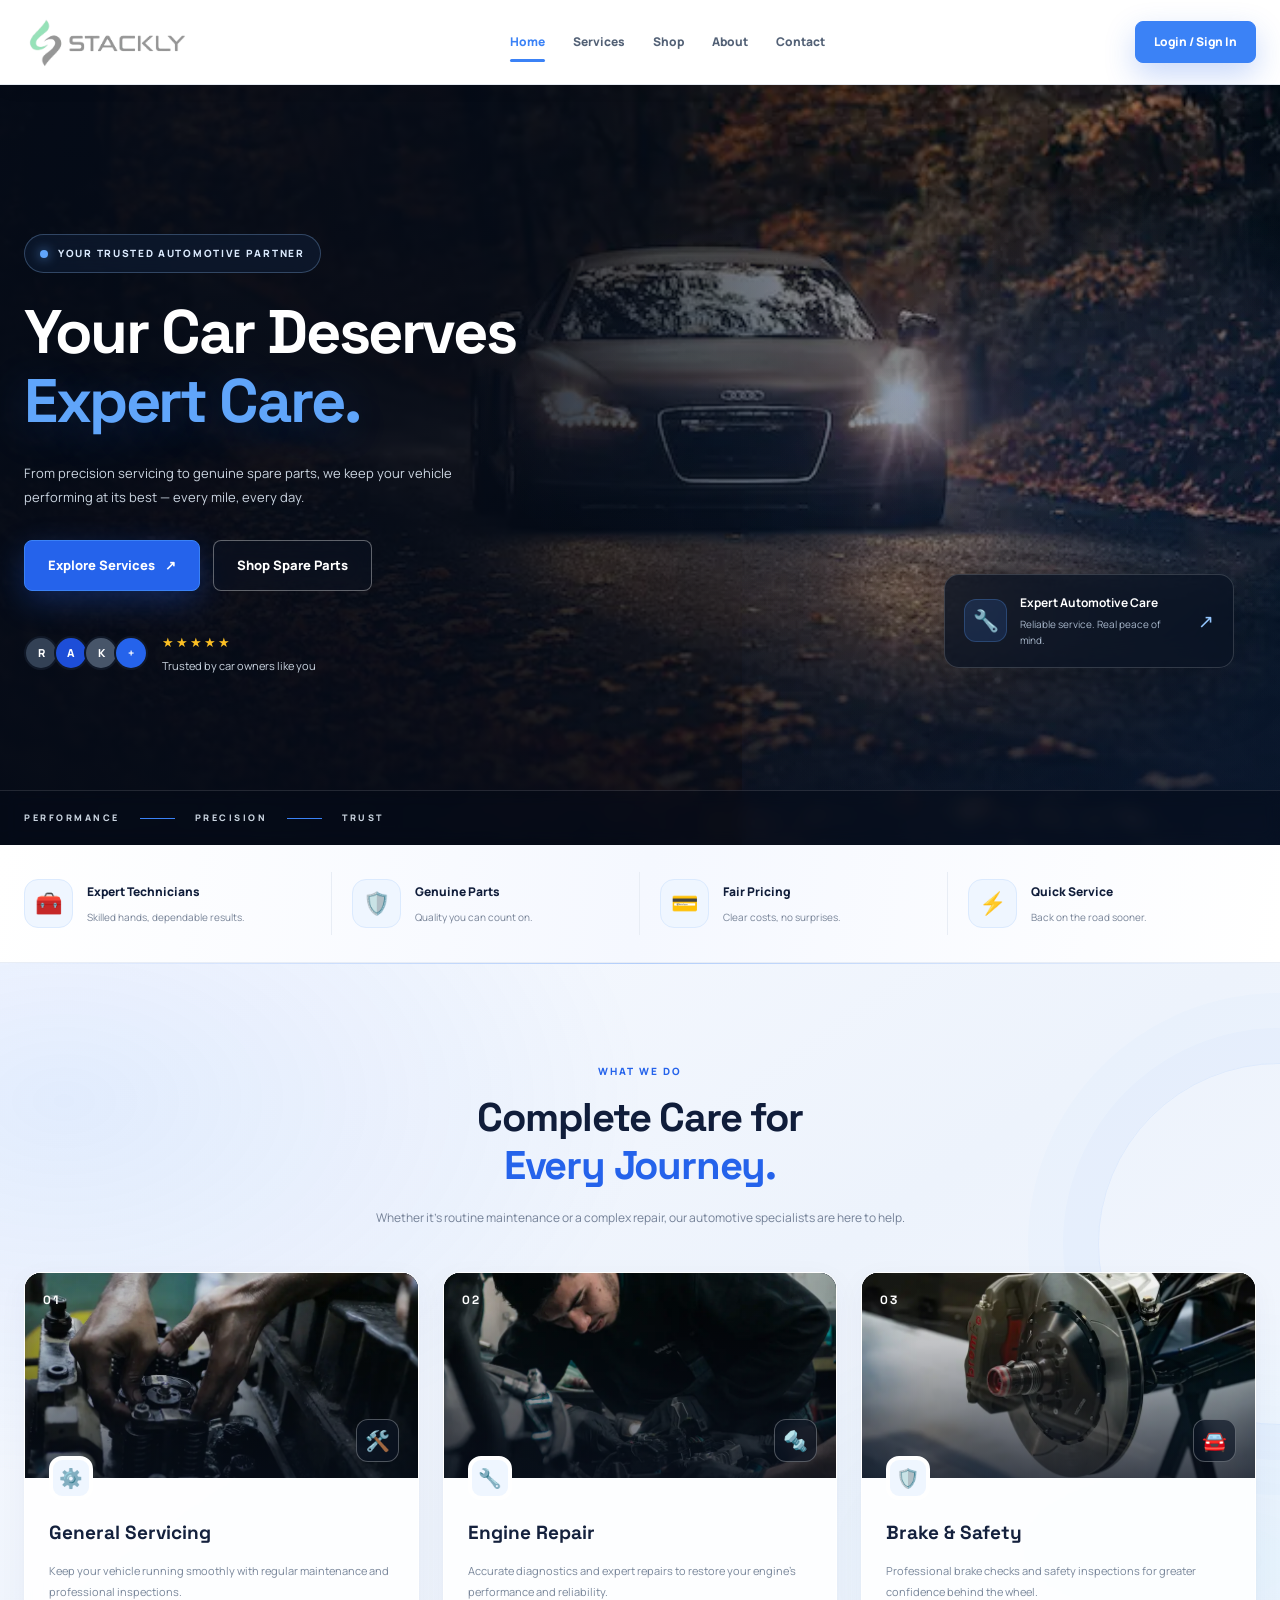
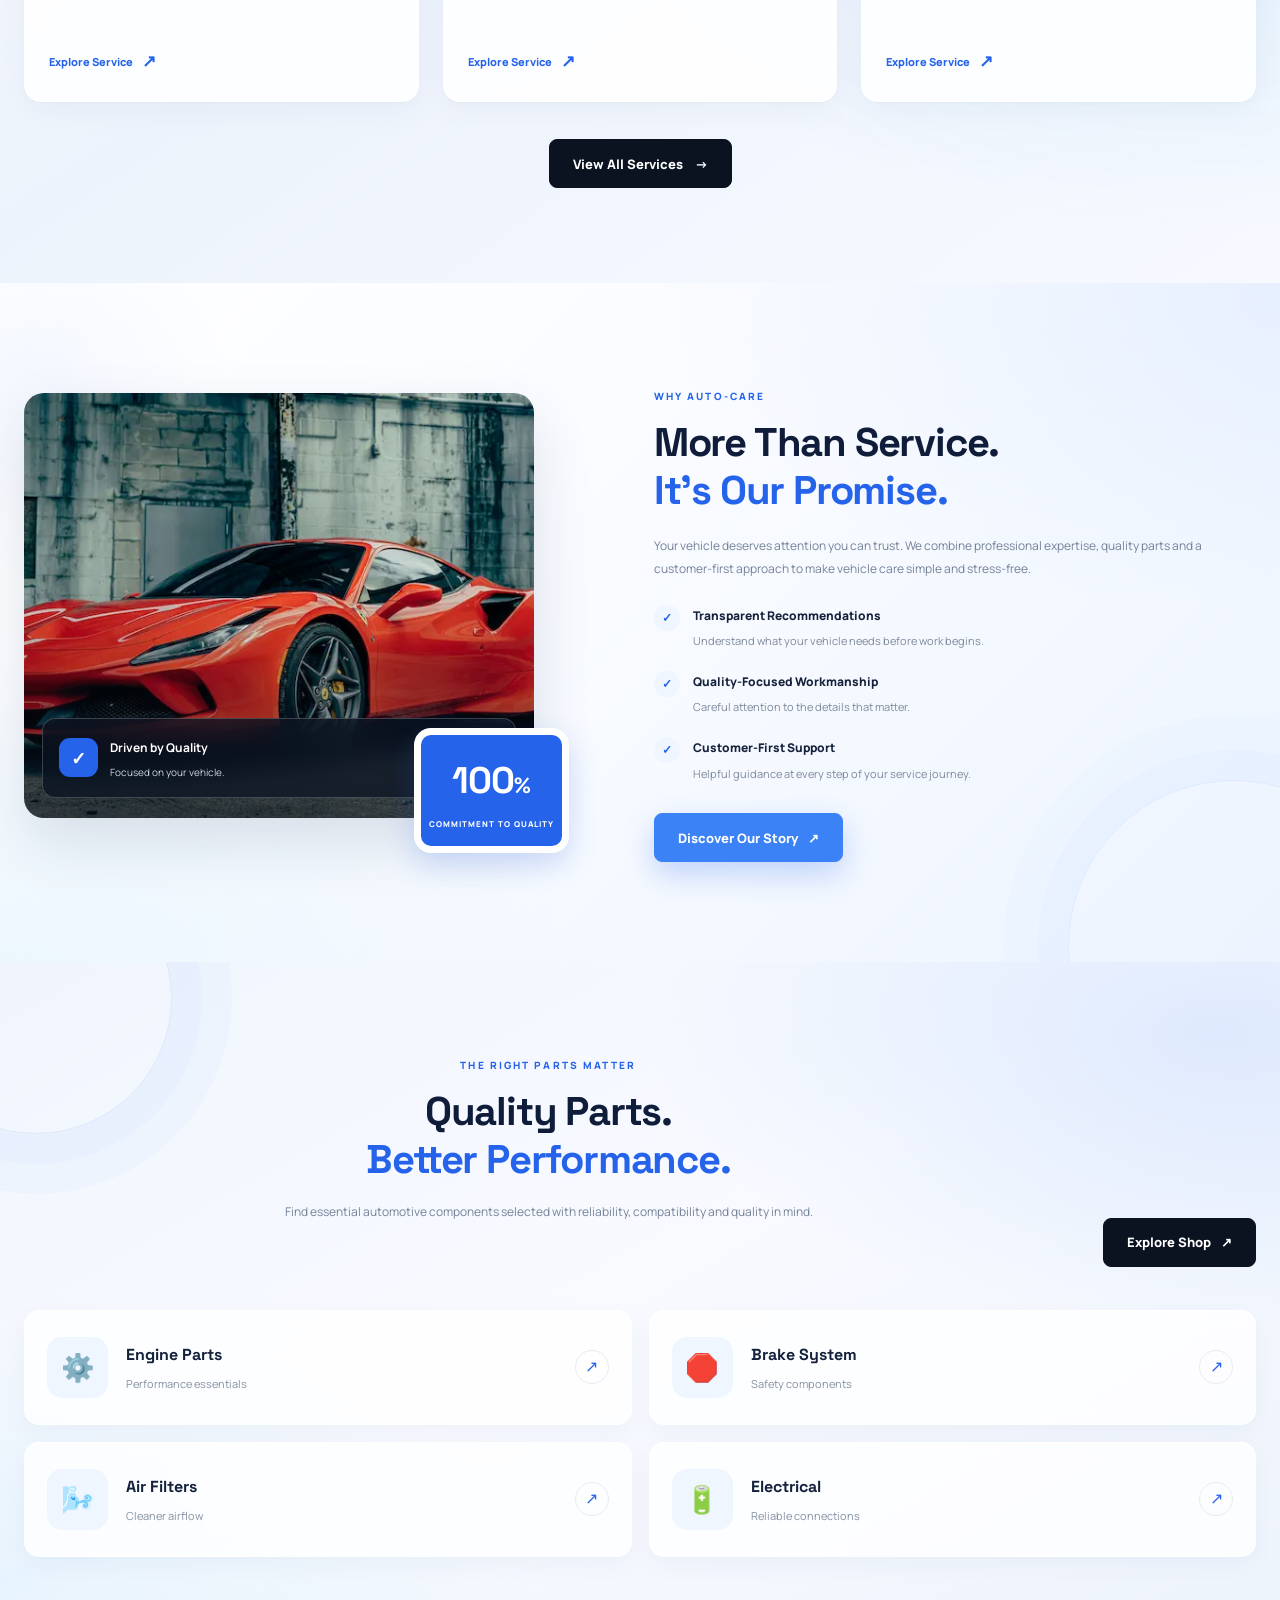
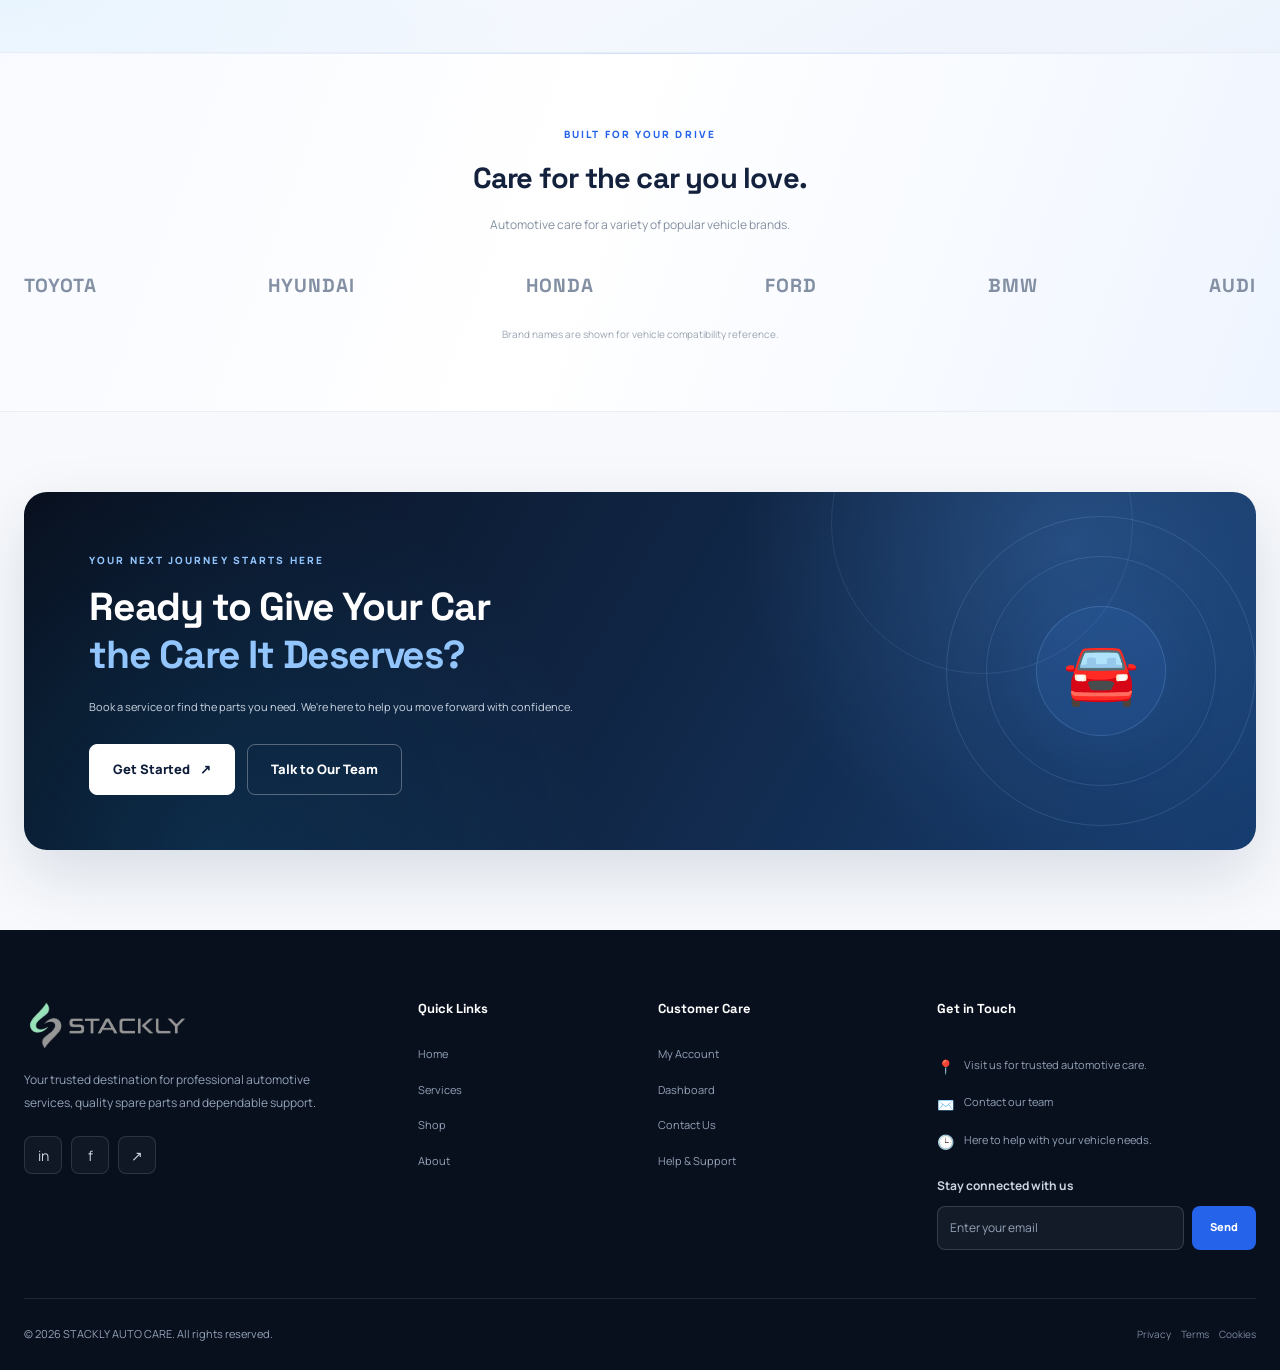
<file: index.html>
<!DOCTYPE html>
<html lang="en">
<head>
  <meta charset="UTF-8">
  <meta name="viewport" content="width=device-width, initial-scale=1.0">

  <title>AUTO-CARE | Premium Automotive Services & Genuine Parts</title>

  <meta
    name="description"
    content="Discover trusted automotive servicing, expert technicians and genuine spare parts with AUTO-CARE."
  >

  <meta name="theme-color" content="#0b1220">

  <link rel="preconnect" href="https://fonts.googleapis.com">
  <link rel="preconnect" href="https://fonts.gstatic.com" crossorigin>

  <link rel="stylesheet" href="common.css">
  <link rel="stylesheet" href="home.css">

  <script src="common.js" defer></script>
  <script src="home.js" defer></script>
</head>

<body>

  <!-- COMMON PRELOADER -->
  <div class="preloader" id="preloader" aria-label="Loading AUTO-CARE">
    <div class="preloader-content">

      <div class="preloader-logo">
        AUTO<span>CARE</span>
      </div>

      <div class="preloader-car" aria-hidden="true">🏎️</div>

      <p class="preloader-message">Preparing your journey...</p>

      <div class="preloader-track">
        <div class="preloader-progress"></div>
      </div>

    </div>
  </div>

  <!-- HEADER -->
  <header class="site-header">
    <div class="container header-inner">

      <!-- ORIGINAL STACKLY LOGO -->
      <a href="index.html" class="site-logo" aria-label="AUTO-CARE Home">
        <img
          src="assets/logo/stackly%20logo.webp"
          alt="STACKLY AUTO CARE"
        >
      </a>

      <!-- EXISTING NAVIGATION LINKS -->
      <nav class="nav-links" id="navLinks" aria-label="Main navigation">

        <a href="index.html" class="nav-link">Home</a>
        <a href="services.html" class="nav-link">Services</a>
        <a href="shop.html" class="nav-link">Shop</a>
        <a href="about.html" class="nav-link">About</a>
        <a href="contact.html" class="nav-link">Contact</a>

        <!-- MOBILE LOGIN -->
        <div class="mobile-nav-actions">
          <a href="login.html" class="btn btn-primary btn-full">
            Login / Sign In
          </a>
        </div>

      </nav>

      <!-- HEADER ACTIONS -->
      <div class="header-actions">

        <a href="login.html" class="btn btn-primary header-login">
          Login / Sign In
        </a>

        <button
          class="menu-toggle"
          type="button"
          aria-label="Open navigation menu"
          aria-controls="navLinks"
          aria-expanded="false"
        >
          <span></span>
          <span></span>
          <span></span>
        </button>

      </div>

    </div>
  </header>

  <main>

    <!-- HERO SECTION -->
    <section class="home-hero">
      <div class="home-hero-overlay"></div>

      <div class="container home-hero-container">

        <div class="home-hero-content reveal">

          <div class="home-hero-badge">
            <span class="status-dot"></span>
            YOUR TRUSTED AUTOMOTIVE PARTNER
          </div>

          <h1>
            Your Car Deserves
            <span>Expert Care.</span>
          </h1>

          <p class="home-hero-description">
            From precision servicing to genuine spare parts, we keep
            your vehicle performing at its best — every mile, every day.
          </p>

          <div class="home-hero-actions">

            <a href="services.html" class="btn btn-primary btn-large">
              Explore Services
              <span aria-hidden="true">↗</span>
            </a>

            <a href="shop.html" class="btn btn-outline btn-large">
              Shop Spare Parts
            </a>

          </div>

          <div class="home-hero-trust">

            <div class="home-trust-avatars" aria-hidden="true">
              <span>R</span>
              <span>A</span>
              <span>K</span>
              <span>+</span>
            </div>

            <div>
              <div class="home-trust-stars" aria-label="Five stars">
                ★★★★★
              </div>

              <p>Trusted by car owners like you</p>
            </div>

          </div>

        </div>

        <div class="home-hero-side-card reveal">

          <span class="hero-card-icon" aria-hidden="true">🔧</span>

          <div>
            <strong>Expert Automotive Care</strong>
            <p>Reliable service. Real peace of mind.</p>
          </div>

          <a
            href="services.html"
            aria-label="Explore automotive services"
          >↗</a>

        </div>

      </div>

      <div class="home-hero-bottom">
        <div class="container home-hero-bottom-inner">

          <span>PERFORMANCE</span>
          <span class="hero-bottom-line"></span>

          <span>PRECISION</span>
          <span class="hero-bottom-line"></span>

          <span>TRUST</span>

        </div>
      </div>

    </section>
        <!-- TRUST FEATURES -->
    <section class="home-feature-strip">
      <div class="container home-feature-grid">

        <article class="home-feature-item reveal">
          <div class="home-feature-icon">🧰</div>
          <div>
            <h3>Expert Technicians</h3>
            <p>Skilled hands, dependable results.</p>
          </div>
        </article>

        <article class="home-feature-item reveal">
          <div class="home-feature-icon">🛡️</div>
          <div>
            <h3>Genuine Parts</h3>
            <p>Quality you can count on.</p>
          </div>
        </article>

        <article class="home-feature-item reveal">
          <div class="home-feature-icon">💳</div>
          <div>
            <h3>Fair Pricing</h3>
            <p>Clear costs, no surprises.</p>
          </div>
        </article>

        <article class="home-feature-item reveal">
          <div class="home-feature-icon">⚡</div>
          <div>
            <h3>Quick Service</h3>
            <p>Back on the road sooner.</p>
          </div>
        </article>

      </div>
    </section>

    <!-- SERVICES SECTION -->
    <section class="section home-services" id="services">
      <div class="container">

        <div class="section-heading reveal">
          <span class="section-eyebrow">WHAT WE DO</span>

          <h2 class="section-title">
            Complete Care for<br>
            <span class="home-accent-text">Every Journey.</span>
          </h2>

          <p class="section-description">
            Whether it's routine maintenance or a complex repair,
            our automotive specialists are here to help.
          </p>
        </div>

        <div class="home-services-grid">

          <article class="card home-service-card card-hover reveal">
            <div class="home-service-image service-image-general">
              <span class="home-service-number">01</span>
              <span class="home-service-image-icon">🛠️</span>
            </div>

            <div class="home-service-content">
              <div class="home-service-icon">⚙️</div>
              <h3>General Servicing</h3>

              <p>
                Keep your vehicle running smoothly with regular
                maintenance and professional inspections.
              </p>

              <a href="services.html" class="home-text-link">
                Explore Service <span>↗</span>
              </a>
            </div>
          </article>

          <article class="card home-service-card card-hover reveal">
            <div class="home-service-image service-image-engine">
              <span class="home-service-number">02</span>
              <span class="home-service-image-icon">🔩</span>
            </div>

            <div class="home-service-content">
              <div class="home-service-icon">🔧</div>
              <h3>Engine Repair</h3>

              <p>
                Accurate diagnostics and expert repairs to restore
                your engine's performance and reliability.
              </p>

              <a href="services.html" class="home-text-link">
                Explore Service <span>↗</span>
              </a>
            </div>
          </article>

          <article class="card home-service-card card-hover reveal">
            <div class="home-service-image service-image-brake">
              <span class="home-service-number">03</span>
              <span class="home-service-image-icon">🚘</span>
            </div>

            <div class="home-service-content">
              <div class="home-service-icon">🛡️</div>
              <h3>Brake &amp; Safety</h3>

              <p>
                Professional brake checks and safety inspections
                for greater confidence behind the wheel.
              </p>

              <a href="services.html" class="home-text-link">
                Explore Service <span>↗</span>
              </a>
            </div>
          </article>

        </div>

        <div class="home-section-footer reveal">
          <a href="services.html" class="btn btn-dark">
            View All Services <span aria-hidden="true">→</span>
          </a>
        </div>

      </div>
    </section>

    <!-- ABOUT / WHY CHOOSE US -->
    <section class="home-about">
      <div class="container home-about-grid">

        <div class="home-about-visual reveal">
          <div class="home-about-image">

            <div class="home-about-image-label">
              <span class="home-about-label-icon">✓</span>

              <div>
                <strong>Driven by Quality</strong>
                <p>Focused on your vehicle.</p>
              </div>
            </div>

          </div>

          <div class="home-about-experience">
            <span class="experience-number">100<span>%</span></span>
            <span class="experience-caption">COMMITMENT TO QUALITY</span>
          </div>
        </div>

        <div class="home-about-content reveal">

          <span class="section-eyebrow">WHY AUTO-CARE</span>

          <h2 class="section-title">
            More Than Service.<br>
            <span class="home-accent-text">It's Our Promise.</span>
          </h2>

          <p class="home-about-description">
            Your vehicle deserves attention you can trust. We combine
            professional expertise, quality parts and a customer-first
            approach to make vehicle care simple and stress-free.
          </p>

          <div class="home-about-points">

            <div class="home-about-point">
              <span class="about-point-check">✓</span>

              <div>
                <h3>Transparent Recommendations</h3>
                <p>
                  Understand what your vehicle needs before work begins.
                </p>
              </div>
            </div>

            <div class="home-about-point">
              <span class="about-point-check">✓</span>

              <div>
                <h3>Quality-Focused Workmanship</h3>
                <p>
                  Careful attention to the details that matter.
                </p>
              </div>
            </div>

            <div class="home-about-point">
              <span class="about-point-check">✓</span>

              <div>
                <h3>Customer-First Support</h3>
                <p>
                  Helpful guidance at every step of your service journey.
                </p>
              </div>
            </div>

          </div>

          <a href="about.html" class="btn btn-primary">
            Discover Our Story <span aria-hidden="true">↗</span>
          </a>

        </div>

      </div>
    </section>

    <!-- SPARE PARTS SECTION -->
    <section class="section home-parts">
      <div class="container">

        <div class="home-parts-heading reveal">
          <div class="section-heading">

            <span class="section-eyebrow">THE RIGHT PARTS MATTER</span>

            <h2 class="section-title">
              Quality Parts.<br>
              <span class="home-accent-text">Better Performance.</span>
            </h2>

            <p class="section-description">
              Find essential automotive components selected with
              reliability, compatibility and quality in mind.
            </p>

          </div>

          <a href="shop.html" class="btn btn-dark home-parts-view">
            Explore Shop <span aria-hidden="true">↗</span>
          </a>
        </div>

        <div class="home-parts-grid">

          <a href="shop.html" class="home-part-category reveal">
            <div class="home-part-icon">⚙️</div>

            <div>
              <h3>Engine Parts</h3>
              <p>Performance essentials</p>
            </div>

            <span class="home-part-arrow">↗</span>
          </a>

          <a href="shop.html" class="home-part-category reveal">
            <div class="home-part-icon">🛑</div>

            <div>
              <h3>Brake System</h3>
              <p>Safety components</p>
            </div>

            <span class="home-part-arrow">↗</span>
          </a>

          <a href="shop.html" class="home-part-category reveal">
            <div class="home-part-icon">🌬️</div>

            <div>
              <h3>Air Filters</h3>
              <p>Cleaner airflow</p>
            </div>

            <span class="home-part-arrow">↗</span>
          </a>

          <a href="shop.html" class="home-part-category reveal">
            <div class="home-part-icon">🔋</div>

            <div>
              <h3>Electrical</h3>
              <p>Reliable connections</p>
            </div>

            <span class="home-part-arrow">↗</span>
          </a>

        </div>

      </div>
    </section>
        <!-- TRUSTED BRANDS -->
    <section class="home-brands">
      <div class="container">

        <div class="home-brands-heading reveal">
          <span class="section-eyebrow">BUILT FOR YOUR DRIVE</span>
          <h2>Care for the car you love.</h2>
          <p>Automotive care for a variety of popular vehicle brands.</p>
        </div>

        <div class="home-brands-list reveal">
          <span>TOYOTA</span>
          <span>HYUNDAI</span>
          <span>HONDA</span>
          <span>FORD</span>
          <span>BMW</span>
          <span>AUDI</span>
        </div>

        <p class="home-brands-note">
          Brand names are shown for vehicle compatibility reference.
        </p>

      </div>
    </section>

    <!-- FINAL CTA -->
    <section class="home-cta">
      <div class="container home-cta-inner reveal">

        <div class="home-cta-content">
          <span class="section-eyebrow">
            YOUR NEXT JOURNEY STARTS HERE
          </span>

          <h2>
            Ready to Give Your Car<br>
            <span>the Care It Deserves?</span>
          </h2>

          <p>
            Book a service or find the parts you need.
            We're here to help you move forward with confidence.
          </p>

          <div class="home-cta-actions">
            <a href="login.html" class="btn btn-light btn-large">
              Get Started <span aria-hidden="true">↗</span>
            </a>

            <a
              href="contact.html"
              class="btn btn-outline btn-large home-cta-outline"
            >
              Talk to Our Team
            </a>
          </div>
        </div>

        <div class="home-cta-decoration" aria-hidden="true">
          <span class="cta-ring cta-ring-one"></span>
          <span class="cta-ring cta-ring-two"></span>
          <span class="cta-car-icon">🚘</span>
        </div>

      </div>
    </section>

  </main>

  <!-- FOOTER -->
  <footer class="site-footer">
    <div class="container">

      <div class="footer-main">

        <!-- BRAND -->
        <div class="footer-brand">

          <a href="index.html" class="site-logo footer-logo">
            <img
              src="assets/logo/stackly%20logo.webp"
              alt="STACKLY AUTO CARE"
              loading="lazy"
            >
          </a>

          <p>
            Your trusted destination for professional automotive
            services, quality spare parts and dependable support.
          </p>

          <div class="footer-socials">
            <a
              href="contact.html"
              class="social-link"
              aria-label="LinkedIn"
            >in</a>

            <a
              href="contact.html"
              class="social-link"
              aria-label="Facebook"
            >f</a>

            <a
              href="contact.html"
              class="social-link"
              aria-label="More contact options"
            >↗</a>
          </div>

        </div>

        <!-- EXPLORE -->
        <div class="footer-column">
          <h3 class="footer-heading">Quick Links</h3>

          <ul class="footer-links">
            <li><a href="index.html">Home</a></li>
            <li><a href="services.html">Services</a></li>
            <li><a href="shop.html">Shop</a></li>
            <li><a href="about.html">About</a></li>
            
          </ul>
        </div>

        <!-- CUSTOMER CARE -->
        <div class="footer-column">
          <h3 class="footer-heading">Customer Care</h3>

          <ul class="footer-links">
            <li><a href="login.html">My Account</a></li>
            <li><a href="dashboard.html">Dashboard</a></li>
            <li><a href="contact.html">Contact Us</a></li>
            <li><a href="contact.html">Help &amp; Support</a></li>
          </ul>
        </div>

        <!-- GET IN TOUCH -->
        <div class="footer-contact">
          <h3 class="footer-heading">Get in Touch</h3>

          <div class="footer-contact-item">
            <span aria-hidden="true">📍</span>
            <p>Visit us for trusted automotive care.</p>
          </div>

          <div class="footer-contact-item">
            <span aria-hidden="true">✉️</span>
            <a href="contact.html">Contact our team</a>
          </div>

          <div class="footer-contact-item">
            <span aria-hidden="true">🕒</span>
            <p>Here to help with your vehicle needs.</p>
          </div>

          <!-- EMAIL FORM -->
          <form class="footer-email-form" id="footerEmailForm">
            <label for="footerEmail" class="footer-email-label">
              Stay connected with us
            </label>

            <div class="footer-email-controls">
              <input
                type="email"
                id="footerEmail"
                name="email"
                placeholder="Enter your email"
                autocomplete="email"
                required
              >

              <button type="submit" class="footer-email-submit">
                Send
              </button>
            </div>

            <p
              class="footer-email-feedback"
              id="footerEmailFeedback"
              role="status"
              aria-live="polite"
            ></p>
          </form>
        </div>

      </div>

      <!-- FOOTER BOTTOM -->
      <div class="footer-bottom">

        <p>
          © <span data-current-year>2026</span>
          STACKLY AUTO CARE. All rights reserved.
        </p>

        <div class="footer-legal">
          <a href="contact.html">Privacy</a>
          
          <a href="contact.html">Terms</a>
          
          <a href="contact.html">Cookies</a>
        </div>

      </div>

    </div>
  </footer>

  <!-- BACK TO TOP -->
  <button
    class="back-to-top"
    type="button"
    aria-label="Back to top"
    title="Back to top"
  >
    ↑
  </button>

</body>
</html>
</file>
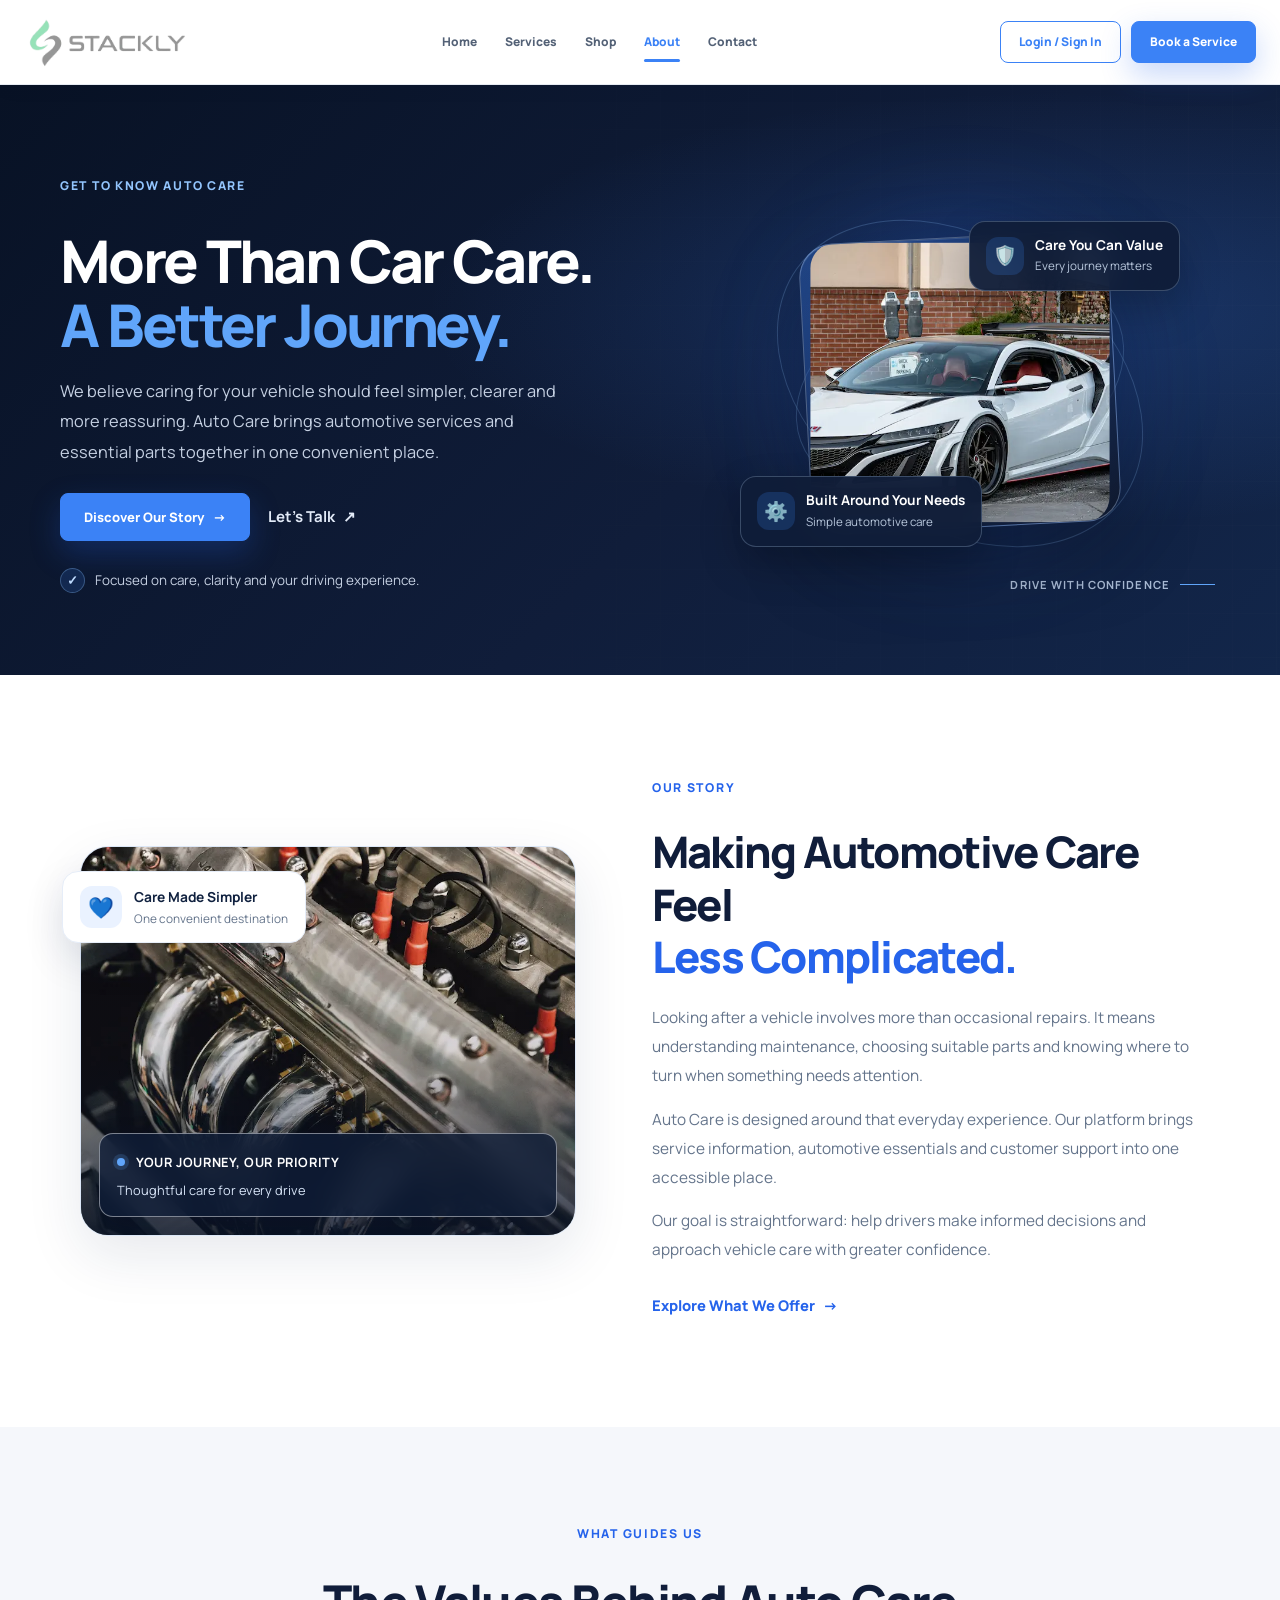
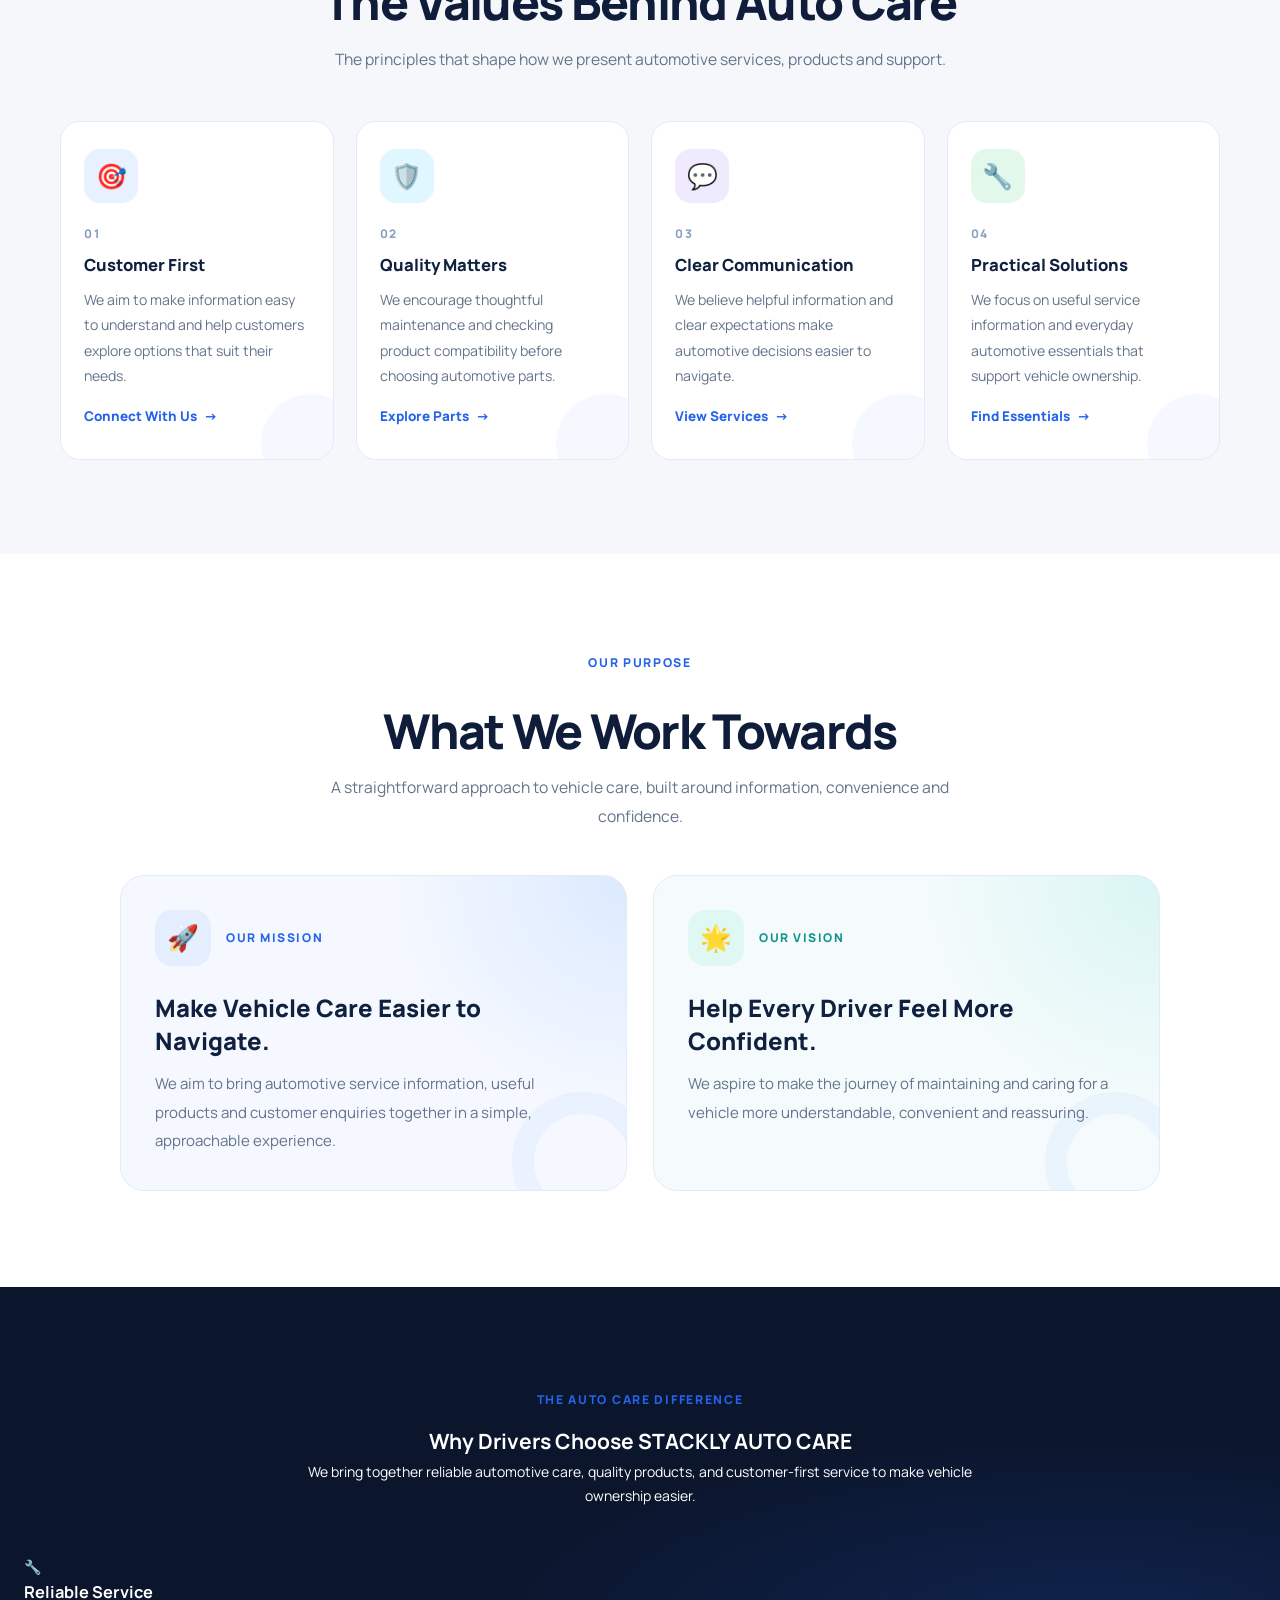
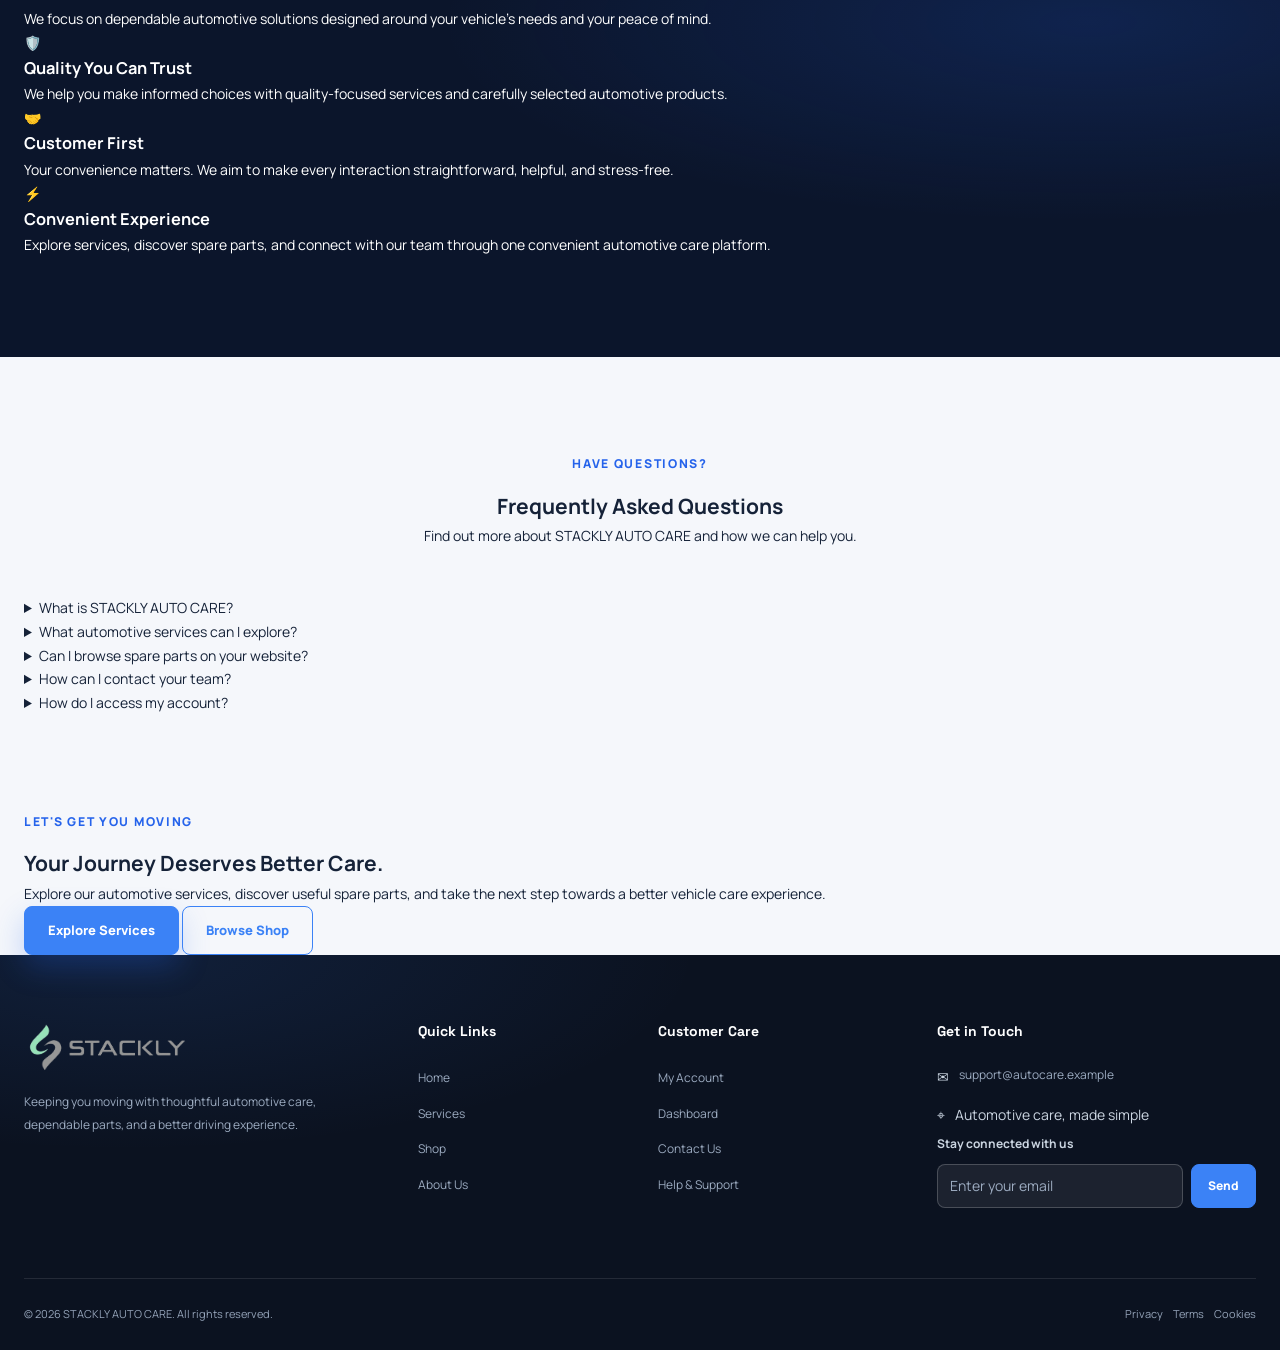
<file: about.html>
<!DOCTYPE html>
<html lang="en">
<head>
  <meta charset="UTF-8">
  <meta name="viewport" content="width=device-width, initial-scale=1.0">

  <meta
    name="description"
    content="Discover the story, values and automotive care philosophy behind Stackly Auto Care."
  >
  <meta name="theme-color" content="#101d3a">

  <title>About Us | Stackly Auto Care</title>

  <link rel="preconnect" href="https://fonts.googleapis.com">
  <link rel="preconnect" href="https://fonts.gstatic.com" crossorigin>

  <link
    href="https://fonts.googleapis.com/css2?family=DM+Sans:wght@400;500;600;700;800&family=Manrope:wght@400;500;600;700;800&display=swap"
    rel="stylesheet"
  >

  <link rel="stylesheet" href="common.css">
  <link rel="stylesheet" href="about.css">

  <script src="common.js" defer></script>
  <script src="about.js" defer></script>
</head>

<body class="about-page">

  <!-- ORIGINAL CAR PRELOADER FROM INDEX.HTML -->
  <div class="preloader" id="preloader" aria-label="Loading AUTO-CARE">
    <div class="preloader-content">

      <div class="preloader-logo">
        AUTO<span>CARE</span>
      </div>

      <div class="preloader-car" aria-hidden="true">🏎️</div>

      <p class="preloader-message">Preparing your journey...</p>

      <div class="preloader-track">
        <div class="preloader-progress"></div>
      </div>

    </div>
  </div>

  <!-- SHARED HEADER -->
  <header class="site-header" id="siteHeader">
    <div class="container header-inner">

      <a
        href="index.html"
        class="site-logo"
        aria-label="STACKLY AUTO CARE Home"
      >
        <img
          src="assets/logo/stackly%20logo.webp"
          alt="STACKLY AUTO CARE"
        >
      </a>

      <nav class="nav-links" id="navLinks" aria-label="Main navigation">

        <a href="index.html" class="nav-link">Home</a>

        <a href="services.html" class="nav-link">Services</a>

        <a href="shop.html" class="nav-link">Shop</a>

        <a
          href="about.html"
          class="nav-link active"
          aria-current="page"
        >
          About
        </a>

        <a href="contact.html" class="nav-link">Contact</a>

        <!-- MOBILE MENU ACTIONS -->
        <div class="mobile-nav-actions">

          <a
            href="login.html"
            class="btn btn-primary btn-full"
          >
            Login / Sign In
          </a>

          <a
            href="services.html#serviceBooking"
            class="btn btn-primary btn-full"
          >
            Book a Service
          </a>

        </div>

      </nav>

      <!-- DESKTOP HEADER ACTIONS -->
      <div class="header-actions">

        <a
          href="login.html"
          class="btn btn-outline header-login"
        >
          Login / Sign In
        </a>

        <a
          href="services.html#serviceBooking"
          class="btn btn-primary"
        >
          Book a Service
        </a>

        <button
          class="menu-toggle"
          type="button"
          aria-label="Open navigation menu"
          aria-controls="navLinks"
          aria-expanded="false"
        >
          <span></span>
          <span></span>
          <span></span>
        </button>

      </div>

    </div>
  </header>

  <main>

    <!-- ABOUT HERO -->
    <section class="about-hero">
      <div class="container about-hero-inner">

        <div class="about-hero-copy reveal">

          <span class="section-eyebrow">GET TO KNOW AUTO CARE</span>

          <h1 class="section-title">
            More Than Car Care.
            <br>
            <span>A Better Journey.</span>
          </h1>

          <p class="section-description">
            We believe caring for your vehicle should feel simpler,
            clearer and more reassuring. Auto Care brings automotive
            services and essential parts together in one convenient place.
          </p>

          <div class="about-hero-actions">

            <a href="#ourStory" class="btn btn-primary">
              Discover Our Story
              <span aria-hidden="true">→</span>
            </a>

            <a href="contact.html" class="about-secondary-link">
              Let's Talk
              <span aria-hidden="true">↗</span>
            </a>

          </div>

          <div class="about-hero-note">
            <span class="about-note-icon" aria-hidden="true">✓</span>
            <span>
              Focused on care, clarity and your driving experience.
            </span>
          </div>

        </div>

        <div class="about-hero-visual reveal">

          <div class="about-hero-glow"></div>

          <div class="about-hero-art">

            <div class="about-art-orbit orbit-one"></div>
            <div class="about-art-orbit orbit-two"></div>

            <div class="about-art-main">
              <img
                src="assets/about/modern car.webp"
                alt="Modern car representing Auto Care"
                class="about-hero-car-image"
                loading="eager"
                fetchpriority="high"
              >
            </div>

            <div class="about-art-floating floating-top">
              <span class="about-floating-icon" aria-hidden="true">🛡️</span>

              <span>
                <strong>Care You Can Value</strong>
                <small>Every journey matters</small>
              </span>
            </div>

            <div class="about-art-floating floating-bottom">
              <span class="about-floating-icon" aria-hidden="true">⚙️</span>

              <span>
                <strong>Built Around Your Needs</strong>
                <small>Simple automotive care</small>
              </span>
            </div>

          </div>

          <div class="about-hero-caption">
            <span>DRIVE WITH CONFIDENCE</span>
            <span class="about-caption-line"></span>
          </div>

        </div>

      </div>
    </section>

    <!-- OUR STORY -->
    <section class="about-intro-section" id="ourStory">
      <div class="container about-intro-grid">

        <div class="about-intro-visual reveal">

          <div class="about-intro-image">

            <img
              src="assets/about/automotive engine.webp"
              alt="Automotive engine inspection and vehicle maintenance"
              class="about-story-image"
              loading="lazy"
            >

            <div class="about-intro-image-overlay"></div>

            <div class="about-intro-image-label">
              <span class="about-image-label-dot"></span>
              <strong>YOUR JOURNEY, OUR PRIORITY</strong>
              <span>Thoughtful care for every drive</span>
            </div>

          </div>

          <div class="about-intro-floating-card">
            <span aria-hidden="true">💙</span>

            <div>
              <strong>Care Made Simpler</strong>
              <small>One convenient destination</small>
            </div>
          </div>

        </div>

        <div class="about-intro-copy reveal">

          <span class="section-eyebrow">OUR STORY</span>

          <h2 class="section-title">
            Making Automotive Care Feel
            <span>Less Complicated.</span>
          </h2>

          <p class="section-description">
            Looking after a vehicle involves more than occasional repairs.
            It means understanding maintenance, choosing suitable parts
            and knowing where to turn when something needs attention.
          </p>

          <p>
            Auto Care is designed around that everyday experience. Our
            platform brings service information, automotive essentials
            and customer support into one accessible place.
          </p>

          <p>
            Our goal is straightforward: help drivers make informed
            decisions and approach vehicle care with greater confidence.
          </p>

          <a class="about-inline-link" href="services.html">
            Explore What We Offer
            <span aria-hidden="true">→</span>
          </a>

        </div>

      </div>
    </section>

    <!-- VALUES -->
    <section class="about-values-section">
      <div class="container">

        <div class="section-heading about-section-heading reveal">
          <span class="section-eyebrow">WHAT GUIDES US</span>

          <h2 class="section-title">
            The Values Behind Auto Care
          </h2>

          <p class="section-description">
            The principles that shape how we present automotive services,
            products and support.
          </p>
        </div>

        <div class="about-values-grid">

          <article class="about-value-card reveal">
            <div class="about-value-icon value-blue" aria-hidden="true">🎯</div>
            <span class="about-value-number">01</span>
            <h3>Customer First</h3>
            <p>
              We aim to make information easy to understand and help
              customers explore options that suit their needs.
            </p>
            <a href="contact.html" class="about-value-link">
              Connect With Us <span aria-hidden="true">→</span>
            </a>
          </article>

          <article class="about-value-card reveal">
            <div class="about-value-icon value-cyan" aria-hidden="true">🛡️</div>
            <span class="about-value-number">02</span>
            <h3>Quality Matters</h3>
            <p>
              We encourage thoughtful maintenance and checking product
              compatibility before choosing automotive parts.
            </p>
            <a href="shop.html" class="about-value-link">
              Explore Parts <span aria-hidden="true">→</span>
            </a>
          </article>

          <article class="about-value-card reveal">
            <div class="about-value-icon value-violet" aria-hidden="true">💬</div>
            <span class="about-value-number">03</span>
            <h3>Clear Communication</h3>
            <p>
              We believe helpful information and clear expectations
              make automotive decisions easier to navigate.
            </p>
            <a href="services.html" class="about-value-link">
              View Services <span aria-hidden="true">→</span>
            </a>
          </article>

          <article class="about-value-card reveal">
            <div class="about-value-icon value-green" aria-hidden="true">🔧</div>
            <span class="about-value-number">04</span>
            <h3>Practical Solutions</h3>
            <p>
              We focus on useful service information and everyday
              automotive essentials that support vehicle ownership.
            </p>
            <a href="shop.html" class="about-value-link">
              Find Essentials <span aria-hidden="true">→</span>
            </a>
          </article>

        </div>
      </div>
    </section>

    <!-- MISSION AND VISION -->
    <section class="about-purpose-section">
      <div class="container">

        <div class="about-purpose-heading reveal">
          <span class="section-eyebrow">OUR PURPOSE</span>

          <h2 class="section-title">What We Work Towards</h2>

          <p class="section-description">
            A straightforward approach to vehicle care, built around
            information, convenience and confidence.
          </p>
        </div>

        <div class="about-purpose-grid">

          <article class="about-purpose-card purpose-mission reveal">
            <div class="about-purpose-card-top">
              <span class="about-purpose-icon" aria-hidden="true">🚀</span>
              <span class="about-purpose-label">OUR MISSION</span>
            </div>

            <h3>Make Vehicle Care Easier to Navigate.</h3>

            <p>
              We aim to bring automotive service information, useful
              products and customer enquiries together in a simple,
              approachable experience.
            </p>

            <div class="about-purpose-decoration" aria-hidden="true"></div>
          </article>

          <article class="about-purpose-card purpose-vision reveal">
            <div class="about-purpose-card-top">
              <span class="about-purpose-icon" aria-hidden="true">🌟</span>
              <span class="about-purpose-label">OUR VISION</span>
            </div>

            <h3>Help Every Driver Feel More Confident.</h3>

            <p>
              We aspire to make the journey of maintaining and caring
              for a vehicle more understandable, convenient and reassuring.
            </p>

            <div class="about-purpose-decoration" aria-hidden="true"></div>
          </article>

        </div>
      </div>
    </section>

    
    <!-- WHAT MAKES US DIFFERENT -->
    <section class="about-difference-section" id="whyChooseUs">
      <div class="container">
        <div class="section-heading">
          <span class="section-eyebrow">THE AUTO CARE DIFFERENCE</span>
          <h2>Why Drivers Choose <span>STACKLY AUTO CARE</span></h2>
          <p>
            We bring together reliable automotive care, quality products, and
            customer-first service to make vehicle ownership easier.
          </p>
        </div>

        <div class="difference-grid">
          <article class="difference-card">
            <div class="difference-icon" aria-hidden="true">🔧</div>
            <h3>Reliable Service</h3>
            <p>
              We focus on dependable automotive solutions designed around your
              vehicle's needs and your peace of mind.
            </p>
          </article>

          <article class="difference-card">
            <div class="difference-icon" aria-hidden="true">🛡️</div>
            <h3>Quality You Can Trust</h3>
            <p>
              We help you make informed choices with quality-focused services
              and carefully selected automotive products.
            </p>
          </article>

          <article class="difference-card">
            <div class="difference-icon" aria-hidden="true">🤝</div>
            <h3>Customer First</h3>
            <p>
              Your convenience matters. We aim to make every interaction
              straightforward, helpful, and stress-free.
            </p>
          </article>

          <article class="difference-card">
            <div class="difference-icon" aria-hidden="true">⚡</div>
            <h3>Convenient Experience</h3>
            <p>
              Explore services, discover spare parts, and connect with our team
              through one convenient automotive care platform.
            </p>
          </article>
        </div>
      </div>
    </section>

    <!-- FREQUENTLY ASKED QUESTIONS -->
    <section class="about-faq-section" id="aboutFaq">
      <div class="container">
        <div class="section-heading">
          <span class="section-eyebrow">HAVE QUESTIONS?</span>
          <h2>Frequently Asked <span>Questions</span></h2>
          <p>
            Find out more about STACKLY AUTO CARE and how we can help you.
          </p>
        </div>

        <div class="faq-list">
          <details class="faq-item">
            <summary>What is STACKLY AUTO CARE?</summary>
            <div class="faq-answer">
              <p>
                STACKLY AUTO CARE is an automotive care platform that helps
                drivers explore vehicle services, browse automotive spare parts,
                and connect with us for assistance.
              </p>
            </div>
          </details>

          <details class="faq-item">
            <summary>What automotive services can I explore?</summary>
            <div class="faq-answer">
              <p>
                You can explore the services listed on our Services page to
                learn about available automotive care options and find the
                service that best suits your needs.
              </p>
            </div>
          </details>

          <details class="faq-item">
            <summary>Can I browse spare parts on your website?</summary>
            <div class="faq-answer">
              <p>
                Yes! Visit our Shop page to explore the available automotive
                products and spare parts. Product availability and details may
                vary.
              </p>
            </div>
          </details>

          <details class="faq-item">
            <summary>How can I contact your team?</summary>
            <div class="faq-answer">
              <p>
                Visit our Contact page to find the available contact options
                and send us your questions or enquiries.
              </p>
            </div>
          </details>

          <details class="faq-item">
            <summary>How do I access my account?</summary>
            <div class="faq-answer">
              <p>
                Use the Sign In option in the website navigation to access the
                login page. If you do not have an account, follow the
                registration option available in the login flow.
              </p>
            </div>
          </details>
        </div>
      </div>
    </section>

    <!-- FINAL CALL TO ACTION -->
    <section class="about-cta-section">
      <div class="container">
        <div class="about-cta-content">
          <span class="section-eyebrow">LET'S GET YOU MOVING</span>

          <h2>
            Your Journey Deserves
            <span>Better Care.</span>
          </h2>

          <p>
            Explore our automotive services, discover useful spare parts, and
            take the next step towards a better vehicle care experience.
          </p>

          <div class="about-cta-actions">
            <a href="services.html" class="btn btn-primary">
              Explore Services
            </a>

            <a href="shop.html" class="btn btn-outline">
              Browse Shop
            </a>
          </div>
        </div>
      </div>
    </section>

  </main>

  <!-- COMMON FOOTER -->
  <footer class="site-footer">
    <div class="container">
      <div class="footer-main">

        <!-- Footer Brand -->
        <div class="footer-brand">
          <a
            href="index.html"
            class="site-logo footer-logo"
            aria-label="STACKLY AUTO CARE Home"
          >
            <img
              src="assets/logo/stackly%20logo.webp"
              alt="STACKLY AUTO CARE"
              loading="lazy"
            >
          </a>

          <p>
            Keeping you moving with thoughtful automotive care, dependable
            parts, and a better driving experience.
          </p>
        </div>

        <!-- Explore Links -->
        <div class="footer-column">
          <h3 class="footer-heading">Quick Links</h3>

          <ul class="footer-links">
            <li>
              <a href="index.html">Home</a>
            </li>
            <li>
              <a href="services.html">Services</a>
            </li>
            <li>
              <a href="shop.html">Shop</a>
            </li>
            <li>
              <a href="about.html" aria-current="page">About Us</a></li>
              
            </li>
          </ul>
        </div>

        <!-- Customer Care Links -->
        <div class="footer-column">
          <h3 class="footer-heading">Customer Care</h3>

          <ul class="footer-links">
            <li>
              <a href="login.html">My Account</a>
            </li>
            <li>
              <a href="dashboard.html">Dashboard</a>
            </li>
            <li>
              <a href="contact.html">Contact Us</a>
            </li>
            <li>
              <a href="contact.html">Help &amp; Support</a>
            </li>
          </ul>
        </div>

        <!-- Contact and Newsletter -->
        <div class="footer-column">
          <h3 class="footer-heading">Get in Touch</h3>

          <div class="footer-contact">
            <p class="footer-contact-item">
              <span aria-hidden="true">✉</span>
              <a href="mailto:support@autocare.example">
                support@autocare.example
              </a>
            </p>

            <p class="footer-contact-item">
              <span aria-hidden="true">⌖</span>
              <span>Automotive care, made simple</span>
            </p>
          </div>

          <form class="footer-email-form" id="footerEmailForm">
            <label for="footerEmail" class="footer-email-label">
              Stay connected with us
            </label>

            <div class="footer-email-controls">
              <input
                type="email"
                id="footerEmail"
                name="email"
                placeholder="Enter your email"
                autocomplete="email"
                required
              >

              <button type="submit" class="footer-email-submit">
                Send
              </button>
            </div>

            <p
              class="footer-email-feedback"
              id="footerEmailFeedback"
              role="status"
              aria-live="polite"
            ></p>
          </form>
        </div>

      </div>

      <!-- Footer Bottom -->
      <div class="footer-bottom">
        <p>
          &copy; <span data-current-year>2026</span>
          STACKLY AUTO CARE. All rights reserved.
        </p>

        <div class="footer-legal">
          <a href="contact.html">Privacy</a>
          <a href="contact.html">Terms</a>
          <a href="contact.html">Cookies</a>
        </div>
      </div>
    </div>
  </footer>

  <!-- BACK TO TOP -->
  <button
    class="back-to-top"
    id="backToTop"
    type="button"
    aria-label="Back to top"
  >
    <span aria-hidden="true">&uarr;</span>
  </button>

</body>
</html>
</file>
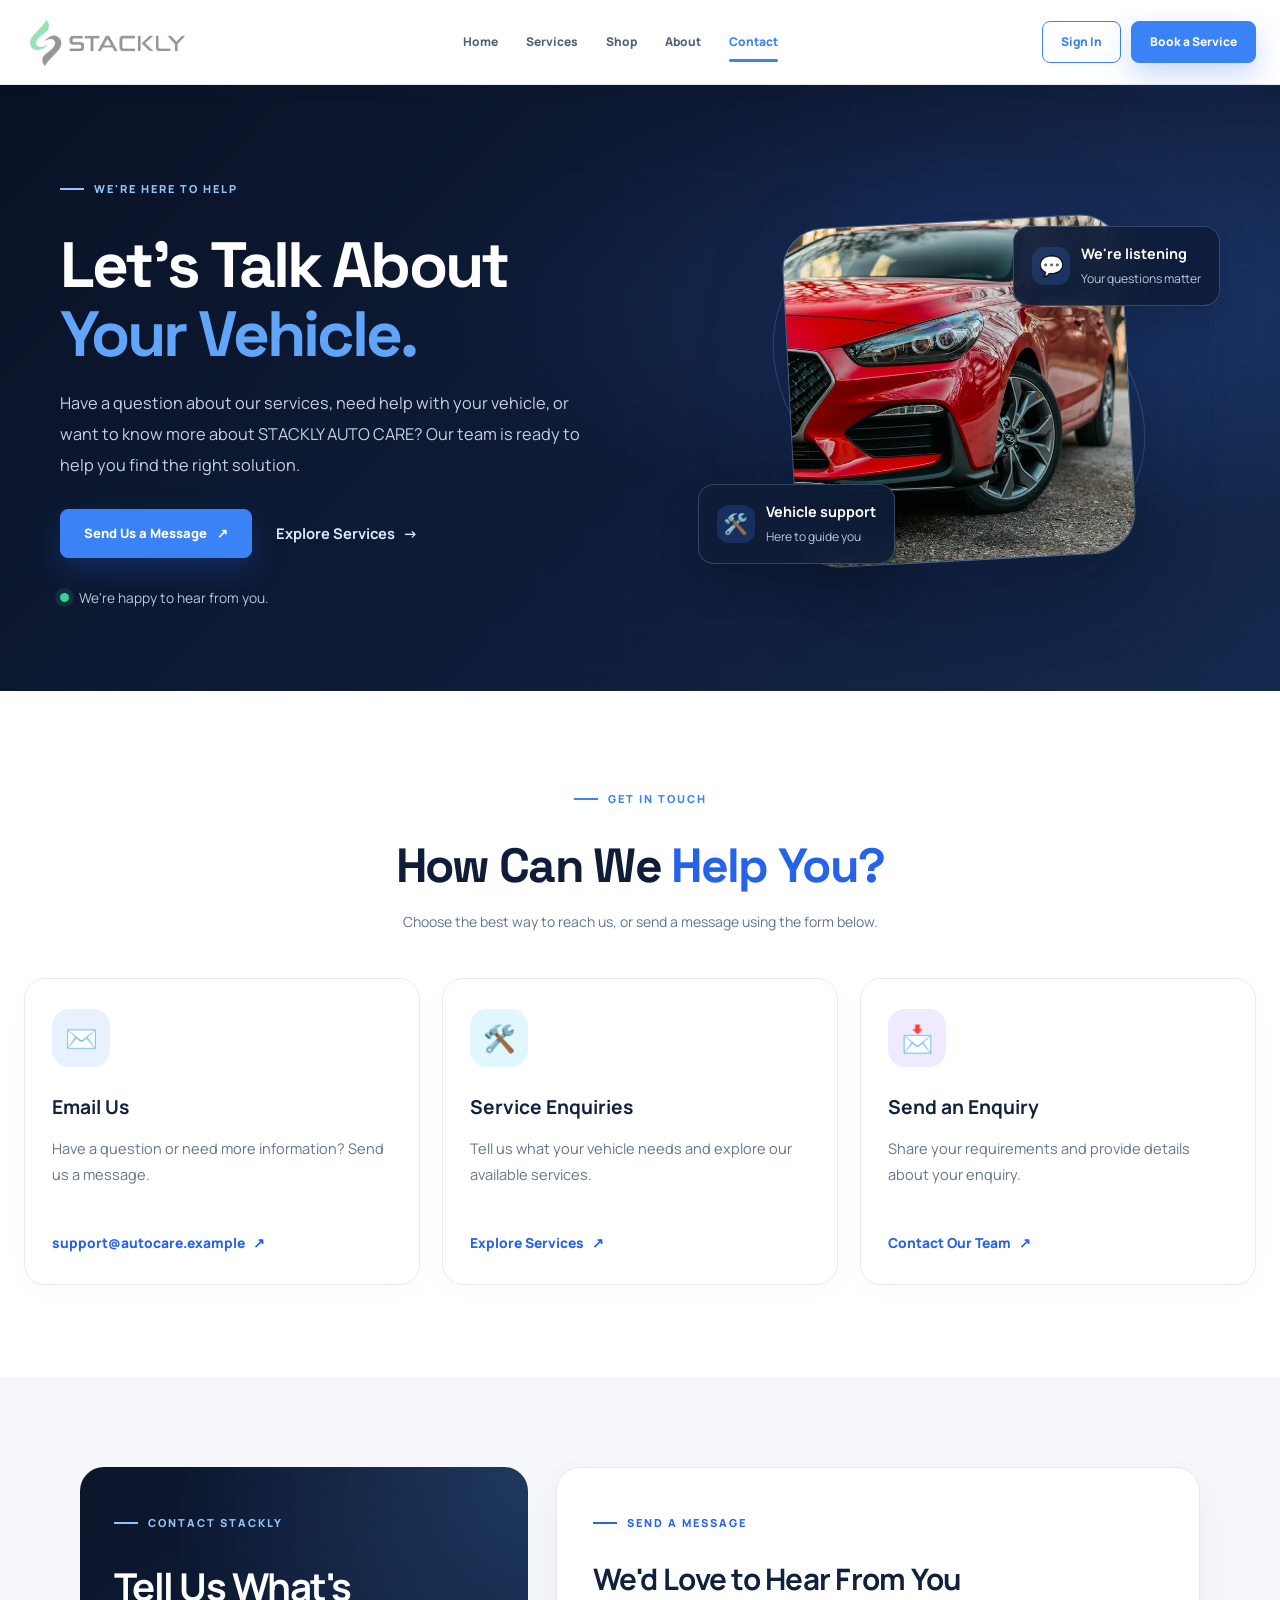
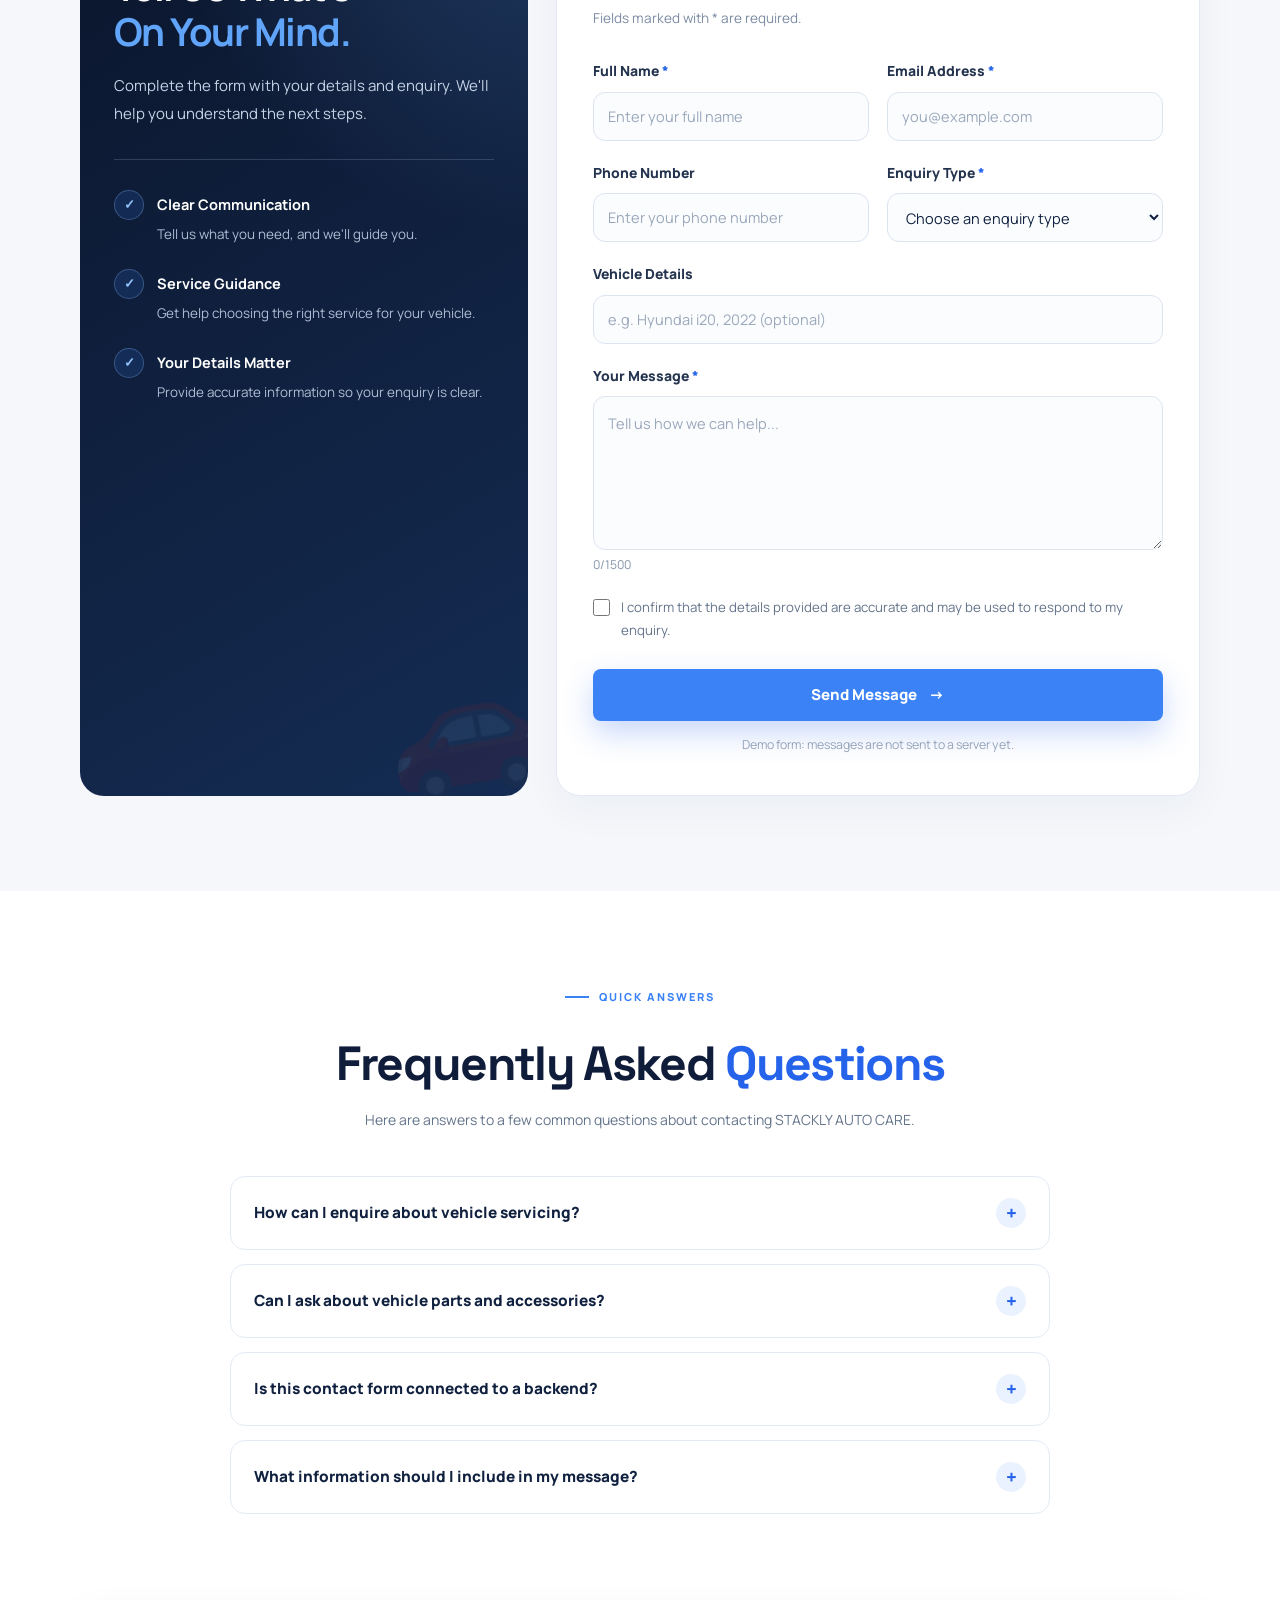
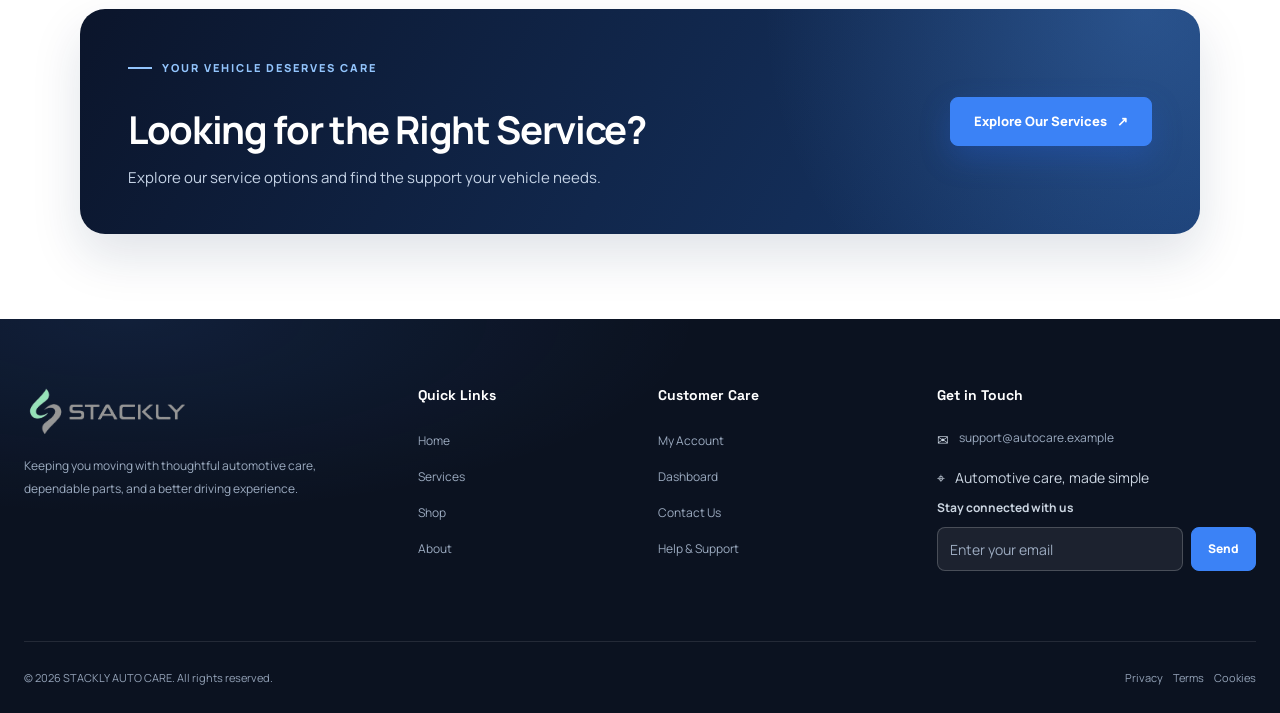
<file: contact.html>
<!DOCTYPE html>
<html lang="en">
<head>
  <meta charset="UTF-8">
  <meta name="viewport" content="width=device-width, initial-scale=1.0">

  <meta
    name="description"
    content="Contact STACKLY AUTO CARE for vehicle servicing enquiries, automotive support and maintenance assistance."
  >
  <meta name="theme-color" content="#101d3a">

  <title>Contact Us | STACKLY AUTO CARE</title>

  <link rel="preconnect" href="https://fonts.googleapis.com">
  <link rel="preconnect" href="https://fonts.gstatic.com" crossorigin>

  <link
    href="https://fonts.googleapis.com/css2?family=DM+Sans:wght@400;500;600;700&family=Manrope:wght@400;500;600;700;800&display=swap"
    rel="stylesheet"
  >

  <link rel="stylesheet" href="common.css">
  <link rel="stylesheet" href="contact.css">
</head>

<body>

  <!-- COMMON CAR PRELOADER -->
  <div class="preloader" id="preloader" aria-label="Loading STACKLY AUTO CARE">
    <div class="preloader-content">
      <div class="preloader-logo">
        AUTO<span>CARE</span>
      </div>

      <div class="preloader-car" aria-hidden="true">🏎️</div>

      <p class="preloader-message" id="loadingMessage">
        Preparing your journey...
      </p>

      <div class="preloader-track">
        <div class="preloader-progress" id="progressBar"></div>
      </div>
    </div>
  </div>

  <!-- COMMON HEADER -->
  <header class="site-header" id="siteHeader">
    <div class="container header-inner">

      <a
        class="site-logo"
        href="index.html"
        aria-label="STACKLY AUTO CARE Home"
      >
        <img
          src="assets/logo/stackly%20logo.webp"
          alt="STACKLY AUTO CARE"
        >
      </a>

      <nav class="nav-links" id="navLinks" aria-label="Main navigation">
        <a class="nav-link" href="index.html">Home</a>
        <a class="nav-link" href="services.html">Services</a>
        <a class="nav-link" href="shop.html">Shop</a>
        <a class="nav-link" href="about.html">About</a>
        <a
          class="nav-link active"
          href="contact.html"
          aria-current="page"
        >Contact</a>

        <div class="mobile-nav-actions">
          <a class="btn btn-primary btn-full mobile-login-button" href="login.html">
            Sign In
          </a>
          <a class="btn btn-primary btn-full mobile-book-button" href="services.html">
            Book a Service
          </a>
        </div>
      </nav>

      <div class="header-actions">
        <a class="btn btn-outline header-login" href="login.html">
          Sign In
        </a>

        <a class="btn btn-primary header-book-service" href="services.html">
          Book a Service
        </a>

        <button
          class="menu-toggle"
          id="menuToggle"
          type="button"
          aria-label="Open navigation menu"
          aria-controls="navLinks"
          aria-expanded="false"
        >
          <span></span>
          <span></span>
          <span></span>
        </button>
      </div>

    </div>
  </header>

  <main class="contact-page">

    <!-- CONTACT HERO -->
    <section class="contact-hero">
      <div class="contact-hero-background" aria-hidden="true"></div>

      <div class="contact-hero-inner">

        <div class="contact-hero-copy reveal">
          <span class="section-eyebrow">WE'RE HERE TO HELP</span>

          <h1 class="section-title">
            Let's Talk About
            <span>Your Vehicle.</span>
          </h1>

          <p class="section-description">
            Have a question about our services, need help with your vehicle,
            or want to know more about STACKLY AUTO CARE? Our team is ready
            to help you find the right solution.
          </p>

          <div class="contact-hero-actions">
            <a href="#contactFormSection" class="btn btn-primary">
              Send Us a Message
              <span aria-hidden="true">↗</span>
            </a>

            <a href="services.html" class="contact-text-link">
              Explore Services
              <span aria-hidden="true">→</span>
            </a>
          </div>

          <div class="contact-hero-note">
            <span class="contact-status-dot"></span>
            <span>We're happy to hear from you.</span>
          </div>
        </div>

        <div class="contact-hero-visual" aria-hidden="true">
          <div class="contact-hero-glow"></div>
          <div class="contact-hero-orbit contact-orbit-one"></div>
          <div class="contact-hero-orbit contact-orbit-two"></div>

          <div class="contact-hero-car">
            <img
              src="assets/contact/mordern car contact.webp"
              alt=""
              class="contact-hero-car-image"
              loading="eager"
              fetchpriority="high"
            >
          </div>

          <div class="contact-floating-card contact-floating-top">
            <span class="contact-floating-icon">💬</span>
            <div>
              <strong>We're listening</strong>
              <small>Your questions matter</small>
            </div>
          </div>

          <div class="contact-floating-card contact-floating-bottom">
            <span class="contact-floating-icon">🛠️</span>
            <div>
              <strong>Vehicle support</strong>
              <small>Here to guide you</small>
            </div>
          </div>
        </div>

      </div>
    </section>

    <!-- CONTACT INFORMATION -->
    <section class="contact-info-section section">
      <div class="container">

        <div class="section-heading contact-section-heading reveal">
          <span class="section-eyebrow">GET IN TOUCH</span>

          <h2 class="section-title">
            How Can We <span>Help You?</span>
          </h2>

          <p class="section-description">
            Choose the best way to reach us, or send a message using the form
            below.
          </p>
        </div>

        <div class="contact-info-grid">

          <article class="contact-info-card reveal">
            <div class="contact-info-icon contact-icon-blue" aria-hidden="true">
              ✉️
            </div>
            <h3>Email Us</h3>
            <p>
              Have a question or need more information? Send us a message.
            </p>
            <a href="mailto:support@autocare.example">
              support@autocare.example
              <span aria-hidden="true">↗</span>
            </a>
          </article>

          <article class="contact-info-card reveal">
            <div class="contact-info-icon contact-icon-cyan" aria-hidden="true">
              🛠️
            </div>
            <h3>Service Enquiries</h3>
            <p>
              Tell us what your vehicle needs and explore our available
              services.
            </p>
            <a href="services.html">
              Explore Services
              <span aria-hidden="true">↗</span>
            </a>
          </article>

          <article class="contact-info-card reveal">
            <div class="contact-info-icon contact-icon-violet" aria-hidden="true">
              📩
            </div>
            <h3>Send an Enquiry</h3>
            <p>
              Share your requirements and provide details about your enquiry.
            </p>
            <a href="#contactFormSection">
              Contact Our Team
              <span aria-hidden="true">↗</span>
            </a>
          </article>

        </div>
      </div>
    </section>

    <!-- CONTACT FORM AND SIDEBAR -->
    <section class="contact-form-section section" id="contactFormSection">
      <div class="container">

        <div class="contact-form-layout">

          <div class="contact-form-sidebar reveal">
            <span class="section-eyebrow">CONTACT STACKLY</span>

            <h2>
              Tell Us What's
              <span>On Your Mind.</span>
            </h2>

            <p>
              Complete the form with your details and enquiry. We'll help
              you understand the next steps.
            </p>

            <div class="contact-sidebar-divider"></div>

            <div class="contact-sidebar-item">
              <span class="contact-sidebar-icon" aria-hidden="true">✓</span>
              <div>
                <strong>Clear Communication</strong>
                <p>Tell us what you need, and we'll guide you.</p>
              </div>
            </div>

            <div class="contact-sidebar-item">
              <span class="contact-sidebar-icon" aria-hidden="true">✓</span>
              <div>
                <strong>Service Guidance</strong>
                <p>Get help choosing the right service for your vehicle.</p>
              </div>
            </div>

            <div class="contact-sidebar-item">
              <span class="contact-sidebar-icon" aria-hidden="true">✓</span>
              <div>
                <strong>Your Details Matter</strong>
                <p>Provide accurate information so your enquiry is clear.</p>
              </div>
            </div>

            <div class="contact-sidebar-decoration" aria-hidden="true">🚗</div>
          </div>

          <div class="contact-form-card reveal">
            <div class="contact-form-heading">
              <span class="section-eyebrow">SEND A MESSAGE</span>
              <h3>We'd Love to Hear From You</h3>
              <p>Fields marked with * are required.</p>
            </div>

            <form id="contactForm" novalidate>

              <div class="contact-form-row">
                <div class="form-field">
                  <label for="contactName">Full Name <span>*</span></label>
                  <input
                    type="text"
                    id="contactName"
                    name="name"
                    placeholder="Enter your full name"
                    autocomplete="name"
                    required
                    minlength="2"
                    maxlength="80"
                  >
                  <small class="field-error" id="contactNameError"></small>
                </div>

                <div class="form-field">
                  <label for="contactEmail">Email Address <span>*</span></label>
                  <input
                    type="email"
                    id="contactEmail"
                    name="email"
                    placeholder="you@example.com"
                    autocomplete="email"
                    required
                    maxlength="120"
                  >
                  <small class="field-error" id="contactEmailError"></small>
                </div>
              </div>

              <div class="contact-form-row">
                <div class="form-field">
                  <label for="contactPhone">Phone Number</label>
                  <input
                    type="tel"
                    id="contactPhone"
                    name="phone"
                    placeholder="Enter your phone number"
                    autocomplete="tel"
                    inputmode="tel"
                    maxlength="20"
                  >
                  <small class="field-error" id="contactPhoneError"></small>
                </div>

                <div class="form-field">
                  <label for="contactSubject">Enquiry Type <span>*</span></label>
                  <select id="contactSubject" name="subject" required>
                    <option value="">Choose an enquiry type</option>
                    <option value="General Enquiry">General Enquiry</option>
                    <option value="Vehicle Servicing">Vehicle Servicing</option>
                    <option value="Repairs">Repairs</option>
                    <option value="Parts and Accessories">Parts &amp; Accessories</option>
                    <option value="Existing Order">Existing Order</option>
                    <option value="Feedback">Feedback</option>
                    <option value="Other">Other</option>
                  </select>
                  <small class="field-error" id="contactSubjectError"></small>
                </div>
              </div>

              <div class="form-field">
                <label for="contactVehicle">Vehicle Details</label>
                <input
                  type="text"
                  id="contactVehicle"
                  name="vehicle"
                  placeholder="e.g. Hyundai i20, 2022 (optional)"
                  maxlength="120"
                >
              </div>

              <div class="form-field">
                <label for="contactMessage">Your Message <span>*</span></label>
                <textarea
                  id="contactMessage"
                  name="message"
                  rows="5"
                  placeholder="Tell us how we can help..."
                  required
                  minlength="10"
                  maxlength="1500"
                ></textarea>

                <div class="contact-message-meta">
                  <small class="field-error" id="contactMessageError"></small>
                  <small class="character-count">
                    <span id="contactCharacterCount">0</span>/1500
                  </small>
                </div>
              </div>

              <label class="contact-consent" for="contactConsent">
                <input
                  type="checkbox"
                  id="contactConsent"
                  name="consent"
                  required
                >
                <span>
                  I confirm that the details provided are accurate and may
                  be used to respond to my enquiry.
                </span>
              </label>

              <small class="field-error" id="contactConsentError"></small>

              <button
                type="submit"
                class="btn btn-primary contact-submit-btn"
                id="contactSubmitButton"
              >
                Send Message
                <span aria-hidden="true">→</span>
              </button>

              <p
                class="contact-form-status"
                id="contactFormStatus"
                role="status"
                aria-live="polite"
              ></p>

              <p class="contact-form-disclaimer">
                Demo form: messages are not sent to a server yet.
              </p>

            </form>
          </div>

        </div>
      </div>
    </section>

    <!-- FAQ -->
    <section class="contact-faq-section section">
      <div class="container">

        <div class="section-heading contact-section-heading reveal">
          <span class="section-eyebrow">QUICK ANSWERS</span>
          <h2 class="section-title">
            Frequently Asked <span>Questions</span>
          </h2>
          <p class="section-description">
            Here are answers to a few common questions about contacting
            STACKLY AUTO CARE.
          </p>
        </div>

        <div class="contact-faq-list reveal">

          <details class="contact-faq-item">
            <summary>How can I enquire about vehicle servicing?</summary>
            <p>
              Visit our Services page to explore the available service
              categories. You can also use the contact form and select
              Vehicle Servicing as your enquiry type.
            </p>
          </details>

          <details class="contact-faq-item">
            <summary>Can I ask about vehicle parts and accessories?</summary>
            <p>
              Yes. Select Parts &amp; Accessories in the enquiry form and
              include the vehicle model and part details in your message.
            </p>
          </details>

          <details class="contact-faq-item">
            <summary>Is this contact form connected to a backend?</summary>
            <p>
              This is currently a frontend demonstration. The form validates
              your input in the browser, but it does not send or store
              messages on a server.
            </p>
          </details>

          <details class="contact-faq-item">
            <summary>What information should I include in my message?</summary>
            <p>
              Include your enquiry type, a clear description of your
              requirements and, when relevant, your vehicle make, model
              and year.
            </p>
          </details>

        </div>
      </div>
    </section>

    <!-- BOTTOM CTA -->
    <section class="contact-bottom-cta">
      <div class="container">
        <div class="contact-bottom-cta-inner reveal">
          <div>
            <span class="section-eyebrow">YOUR VEHICLE DESERVES CARE</span>
            <h2>Looking for the Right Service?</h2>
            <p>
              Explore our service options and find the support your vehicle
              needs.
            </p>
          </div>

          <a href="services.html" class="btn btn-primary">
            Explore Our Services
            <span aria-hidden="true">↗</span>
          </a>
        </div>
      </div>
    </section>

  </main>

  <!-- COMMON FOOTER -->
  <footer class="site-footer">
    <div class="container">
      <div class="footer-main">

        <div class="footer-brand">
          <a
            href="index.html"
            class="site-logo footer-logo"
            aria-label="STACKLY AUTO CARE Home"
          >
            <img
              src="assets/logo/stackly%20logo.webp"
              alt="STACKLY AUTO CARE"
              loading="lazy"
            >
          </a>

          <p>
            Keeping you moving with thoughtful automotive care, dependable
            parts, and a better driving experience.
          </p>
        </div>

        <div>
          <h3 class="footer-heading">Quick Links</h3>
          <ul class="footer-links">
            <li><a href="index.html">Home</a></li>
            <li><a href="services.html">Services</a></li>
            <li><a href="shop.html">Shop</a></li>
            <li><a href="about.html">About</a></li>
            
          </ul>
        </div>

        <div>
          <h3 class="footer-heading">Customer Care</h3>
          <ul class="footer-links">
            <li><a href="login.html">My Account</a></li>
            <li><a href="dashboard.html">Dashboard</a></li>
            <li><a href="contact.html" aria-current="page">Contact Us</a></li>
            <li><a href="contact.html">Help &amp; Support</a></li>
          </ul>
        </div>

        <div>
          <h3 class="footer-heading">Get in Touch</h3>

          <div class="footer-contact">
            <p class="footer-contact-item">
              <span aria-hidden="true">✉</span>
              <a href="mailto:support@autocare.example">
                support@autocare.example
              </a>
            </p>

            <p class="footer-contact-item">
              <span aria-hidden="true">⌖</span>
              <span>Automotive care, made simple</span>
            </p>
          </div>

          <form class="footer-email-form" id="footerEmailForm">
            <label for="footerEmail" class="footer-email-label">
              Stay connected with us
            </label>

            <div class="footer-email-controls">
              <input
                type="email"
                id="footerEmail"
                name="email"
                placeholder="Enter your email"
                autocomplete="email"
                required
              >
              <button type="submit" class="footer-email-submit">Send</button>
            </div>

            <p
              class="footer-email-feedback"
              id="footerEmailFeedback"
              role="status"
              aria-live="polite"
            ></p>
          </form>
        </div>

      </div>

      <div class="footer-bottom">
        <p>
          &copy; <span data-current-year>2026</span>
          STACKLY AUTO CARE. All rights reserved.
        </p>

        <div class="footer-legal">
          <a href="contact.html">Privacy</a>
          <a href="contact.html">Terms</a>
          <a href="contact.html">Cookies</a>
        </div>
      </div>
    </div>
  </footer>

  <!-- BACK TO TOP -->
  <button
    class="back-to-top"
    id="backToTop"
    type="button"
    aria-label="Back to top"
  >
    <span aria-hidden="true">&uarr;</span>
  </button>

  <script src="common.js" defer></script>
  <script src="contact.js" defer></script>
</body>
</html>
</file>
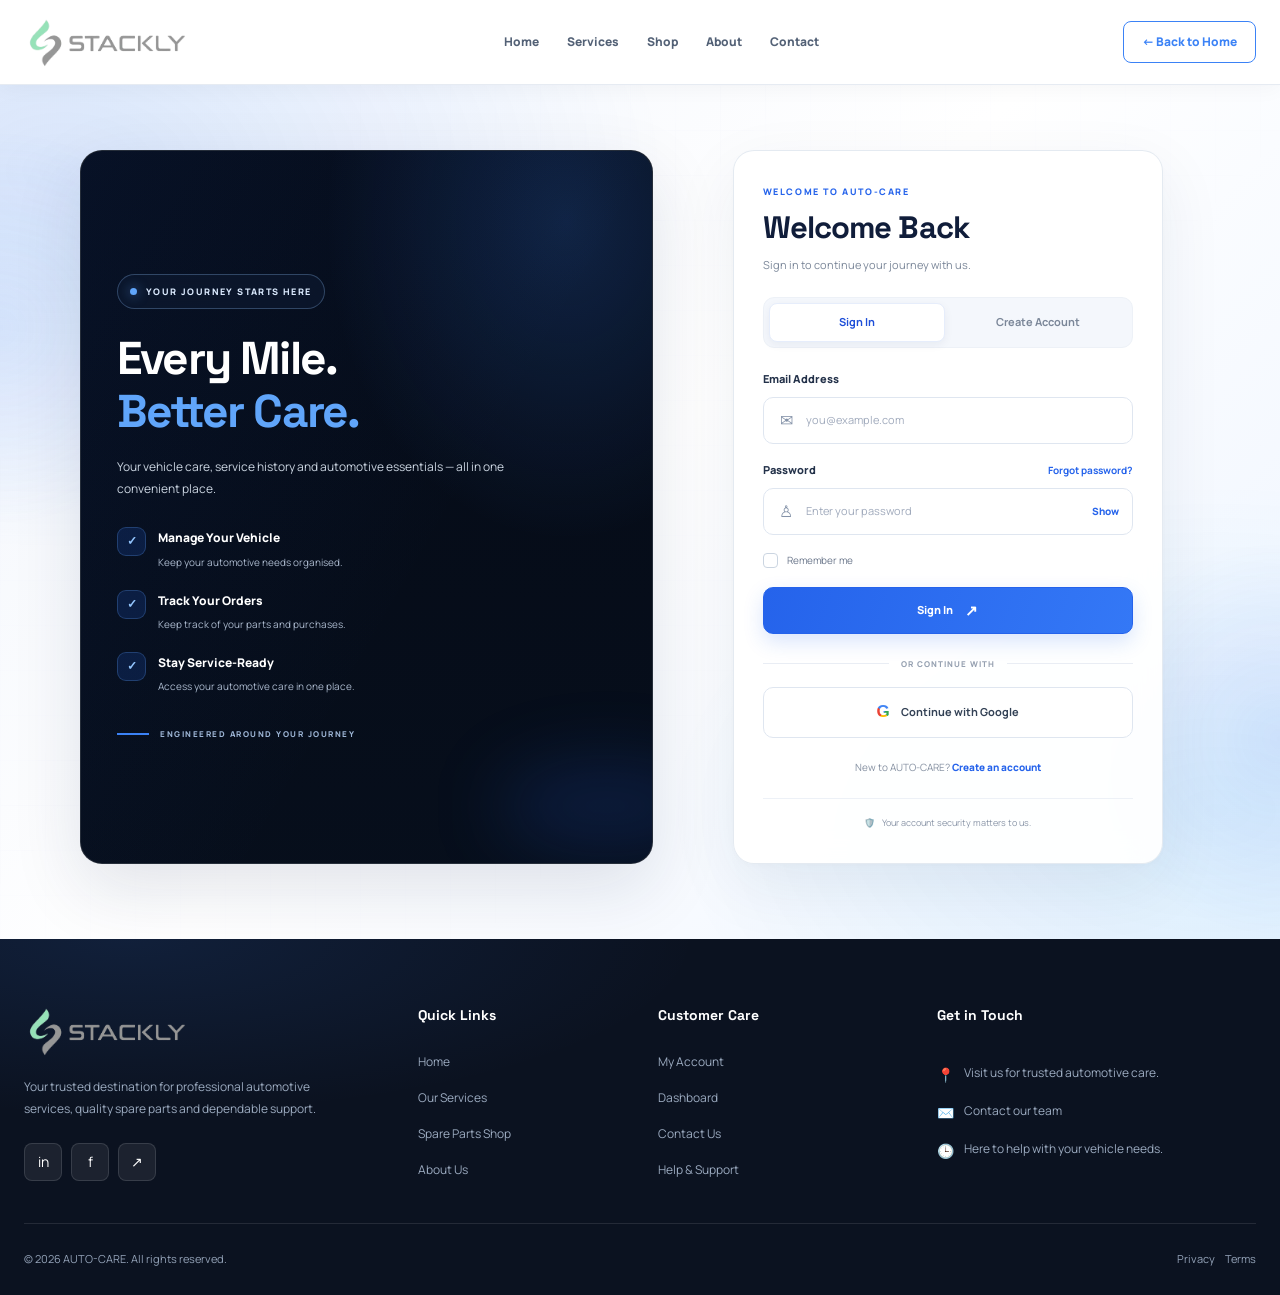
<file: dashboard.html>
<!DOCTYPE html>
<html lang="en">
<head>
  <meta charset="UTF-8">

  <meta
    name="viewport"
    content="width=device-width, initial-scale=1.0"
  >

  <meta
    name="description"
    content="Manage your vehicles, automotive services, orders and account with the STACKLY AUTO CARE customer dashboard."
  >

  <meta name="theme-color" content="#101d3a">

  <title>My Dashboard | STACKLY AUTO CARE</title>

  <link rel="preconnect" href="https://fonts.googleapis.com">
  <link rel="preconnect" href="https://fonts.gstatic.com" crossorigin>

  <link
    href="https://fonts.googleapis.com/css2?family=DM+Sans:wght@400;500;600;700;800&family=Space+Grotesk:wght@400;500;600;700&display=swap"
    rel="stylesheet"
  >

  <link rel="stylesheet" href="common.css">
  <link rel="stylesheet" href="dashboard.css">

  <script src="common.js" defer></script>
  <script src="dashboard.js" defer></script>
</head>

<body class="dashboard-page is-loading">

  <!-- =====================================================
       CAR PRELOADER
       Preserve the shared STACKLY AUTO CARE preloader.
  ====================================================== -->

  <div
    class="preloader"
    id="preloader"
    aria-label="Loading STACKLY AUTO CARE dashboard"
  >
    <div class="preloader-content">
      <div class="preloader-logo">
        STACKLY <span>AUTO CARE</span>
      </div>

      <div class="preloader-car" aria-hidden="true">🏎️</div>

      <p class="preloader-message">
        Preparing your dashboard...
      </p>

      <div class="preloader-track">
        <div class="preloader-progress"></div>
      </div>
    </div>
  </div>


  <!-- =====================================================
       SHARED SITE HEADER
  ====================================================== -->

  <header class="site-header" id="siteHeader">
    <div class="container header-inner">

      <a
        class="site-logo"
        href="index.html"
        aria-label="STACKLY AUTO CARE Home"
      >
        <img
          src="assets/logo/stackly%20logo.webp"
          alt="STACKLY AUTO CARE"
        >
      </a>

      <nav
        class="nav-links"
        id="navLinks"
        aria-label="Main navigation"
      >
        <a class="nav-link" href="index.html">Home</a>
        <a class="nav-link" href="services.html">Services</a>
        <a class="nav-link" href="shop.html">Shop</a>
        <a class="nav-link" href="about.html">About</a>
        <a class="nav-link" href="contact.html">Contact</a>

        <div class="mobile-nav-actions">
          <a
            class="btn btn-primary btn-full mobile-login-button"
            href="login.html"
          >
            Sign In
          </a>

          <a
            class="btn btn-primary btn-full mobile-book-button"
            href="services.html"
          >
            Book a Service
          </a>
        </div>
      </nav>

      <div class="header-actions">
        <a
          class="btn btn-outline header-login"
          href="login.html"
        >
          Sign In
        </a>

        <a
          class="btn btn-primary header-book-service"
          href="services.html"
        >
          Book a Service
        </a>

        <button
          class="menu-toggle"
          type="button"
          aria-label="Open navigation menu"
          aria-expanded="false"
          aria-controls="navLinks"
        >
          <span></span>
          <span></span>
          <span></span>
        </button>
      </div>

    </div>
  </header>


  <!-- =====================================================
       DASHBOARD INTRODUCTION
  ====================================================== -->

  <section class="dashboard-intro">
    <div class="container dashboard-intro-inner">

      <div class="dashboard-welcome">
        <span class="section-eyebrow">
          YOUR PERSONAL SPACE
        </span>

        <h1>
          Welcome back<span class="dashboard-title-dot">.</span>
        </h1>

        <p>
          Manage your vehicles, track your services and keep
          everything about your automotive journey in one place.
        </p>
      </div>

      <div class="dashboard-intro-actions">
        <a
          href="services.html"
          class="btn btn-primary"
        >
          + Book a Service
        </a>

        <button
          class="dashboard-icon-button"
          id="notificationButton"
          type="button"
          aria-label="View notifications"
          aria-haspopup="dialog"
          aria-controls="notificationModal"
        >
          <span aria-hidden="true">♧</span>
          <span
            class="dashboard-notification-dot"
            aria-hidden="true"
          ></span>
        </button>
      </div>

    </div>
  </section>


  <!-- =====================================================
       DASHBOARD CONTENT
  ====================================================== -->

  <main class="dashboard-content">
    <div class="container">

      <div class="dashboard-layout">

        <!-- ===============================================
             SIDEBAR
        ================================================ -->

        <aside
          class="dashboard-sidebar"
          aria-label="Dashboard navigation"
        >

          <div class="dashboard-profile">

            <div
              class="dashboard-avatar"
              id="dashboardAvatar"
              aria-label="User profile"
            >
              AC
            </div>

            <div class="dashboard-profile-info">
              <strong id="dashboardUserName">
                Customer
              </strong>

              <span>Valued Customer</span>
            </div>

            <span
              class="dashboard-profile-menu"
              aria-hidden="true"
            >
              •••
            </span>

          </div>

          <div class="dashboard-sidebar-divider"></div>

          <span class="dashboard-sidebar-label">
            WORKSPACE
          </span>

          <nav
            class="dashboard-sidebar-nav"
            aria-label="Dashboard sections"
          >

            <a
              class="dashboard-side-link active"
              href="dashboard.html"
              aria-current="page"
            >
              <span
                class="dashboard-side-icon"
                aria-hidden="true"
              >▦</span>
              <span>Overview</span>
            </a>

            <a
              class="dashboard-side-link"
              href="#vehicleSection"
            >
              <span
                class="dashboard-side-icon"
                aria-hidden="true"
              >🚘</span>
              <span>My Vehicles</span>
              <span
                class="dashboard-side-count"
                id="vehicleCount"
              >1</span>
            </a>

            <a
              class="dashboard-side-link"
              href="#upcomingServiceSection"
            >
              <span
                class="dashboard-side-icon"
                aria-hidden="true"
              >🔧</span>
              <span>My Services</span>
            </a>

            <a
              class="dashboard-side-link"
              href="#recentOrdersSection"
            >
              <span
                class="dashboard-side-icon"
                aria-hidden="true"
              >▤</span>
              <span>My Orders</span>
              <span
                class="dashboard-side-count"
                id="orderCount"
              >3</span>
            </a>

            <a
              class="dashboard-side-link"
              href="shop.html"
            >
              <span
                class="dashboard-side-icon"
                aria-hidden="true"
              >🛒</span>
              <span>Spare Parts Shop</span>
            </a>

            <a
              class="dashboard-side-link"
              href="contact.html"
            >
              <span
                class="dashboard-side-icon"
                aria-hidden="true"
              >✉</span>
              <span>Help &amp; Support</span>
            </a>

            <a
              class="dashboard-side-link"
              href="login.html"
              id="dashboardLogoutLink"
            >
              <span
                class="dashboard-side-icon"
                aria-hidden="true"
              >↪</span>
              <span>Log Out</span>
            </a>

          </nav>

          <div class="dashboard-sidebar-promo">

            <div
              class="dashboard-promo-icon"
              aria-hidden="true"
            >
              ✦
            </div>

            <h3>
              Keep your car in great shape.
            </h3>

            <p>
              Book your next maintenance service and keep moving
              with confidence.
            </p>

            <a href="services.html">
              Explore Services <span aria-hidden="true">→</span>
            </a>

          </div>

        </aside>


        <!-- ===============================================
             MAIN WORKSPACE
        ================================================ -->

        <div class="dashboard-workspace">

          <!-- Search toolbar -->

          <div class="dashboard-toolbar">

            <label class="dashboard-search">
              <span aria-hidden="true">⌕</span>

              <input
                type="search"
                id="dashboardSearch"
                placeholder="Search recent orders..."
                aria-label="Search recent orders"
                autocomplete="off"
              >

              <kbd>ESC</kbd>
            </label>

            <div class="dashboard-toolbar-profile">

              <span
                class="dashboard-toolbar-status"
                aria-hidden="true"
              ></span>

              <div>
                <strong id="dashboardToolbarUserName">
                  Customer
                </strong>

                <span>Account active</span>
              </div>

            </div>

          </div>


          <!-- =============================================
               DASHBOARD STATISTICS
          ============================================== -->

          <section
            class="dashboard-stats-grid"
            aria-label="Account statistics"
          >

            <article class="dashboard-stat-card">

              <div class="dashboard-stat-top">
                <span class="dashboard-stat-label">
                  My Vehicles
                </span>

                <span
                  class="dashboard-stat-icon vehicle-stat-icon"
                  aria-hidden="true"
                >🚘</span>
              </div>

              <div
                class="dashboard-stat-value"
                id="vehicleStatValue"
              >1</div>

              <div class="dashboard-stat-bottom">
                <span class="dashboard-stat-dot blue-dot"></span>
                Vehicles in your account
              </div>

            </article>


            <article class="dashboard-stat-card">

              <div class="dashboard-stat-top">
                <span class="dashboard-stat-label">
                  Upcoming Services
                </span>

                <span
                  class="dashboard-stat-icon service-stat-icon"
                  aria-hidden="true"
                >🔧</span>
              </div>

              <div
                class="dashboard-stat-value"
                id="serviceStatValue"
              >1</div>

              <div class="dashboard-stat-bottom">
                <span class="dashboard-stat-dot orange-dot"></span>
                Stay on top of maintenance
              </div>

            </article>


            <article class="dashboard-stat-card">

              <div class="dashboard-stat-top">
                <span class="dashboard-stat-label">
                  Recent Orders
                </span>

                <span
                  class="dashboard-stat-icon order-stat-icon"
                  aria-hidden="true"
                >📦</span>
              </div>

              <div
                class="dashboard-stat-value"
                id="orderStatValue"
              >3</div>

              <div class="dashboard-stat-bottom">
                <span class="dashboard-stat-dot green-dot"></span>
                Your latest purchases
              </div>

            </article>

          </section>


          <!-- =============================================
               VEHICLE + UPCOMING SERVICE
          ============================================== -->

          <div class="dashboard-primary-grid">

            <!-- Vehicle panel -->

            <section
              class="dashboard-panel"
              id="vehicleSection"
            >

              <div class="dashboard-panel-heading">

                <div>
                  <span class="dashboard-panel-eyebrow">
                    YOUR GARAGE
                  </span>

                  <h2>My Vehicle</h2>
                </div>

                <button
                  class="dashboard-text-button"
                  id="addVehicleButton"
                  type="button"
                >
                  + Add Vehicle
                </button>

              </div>


              <article class="dashboard-vehicle-card">

                <div class="dashboard-vehicle-image">

                  <img
                    class="dashboard-vehicle-photo"
                    src="assets/home/hero images.webp"
                    alt="Car parked outdoors"
                    loading="lazy"
                  >

                  <span class="dashboard-vehicle-badge">
                    MY GARAGE
                  </span>

                  <div class="dashboard-vehicle-image-bottom">
                    <span>VEHICLE PROFILE</span>
                    <span>STACKLY AUTO CARE</span>
                  </div>

                </div>


                <div class="dashboard-vehicle-info">

                  <div>
                    <span class="dashboard-vehicle-category">
                      REGISTERED VEHICLE
                    </span>

                    <h3 id="vehicleName">
                      Add your vehicle
                    </h3>

                    <p id="vehicleDetails">
                      Add your vehicle details to personalise
                      your dashboard.
                    </p>
                  </div>

                  <button
                    class="dashboard-round-arrow"
                    id="editVehicleButton"
                    type="button"
                    aria-label="Edit vehicle details"
                  >
                    ↗
                  </button>

                </div>


                <div class="dashboard-vehicle-meta">

                  <div>
                    <span>Registration Number</span>

                    <strong id="vehicleRegistration">
                      Not provided
                    </strong>
                  </div>

                  <div>
                    <span>Last Service</span>

                    <strong id="vehicleLastService">
                      Not provided
                    </strong>
                  </div>

                </div>

              </article>

            </section>


            <!-- Upcoming service panel -->

            <section
              class="dashboard-panel"
              id="upcomingServiceSection"
            >

              <div class="dashboard-panel-heading">

                <div>
                  <span class="dashboard-panel-eyebrow">
                    MAINTENANCE
                  </span>

                  <h2>Upcoming Service</h2>
                </div>

                <span
                  class="dashboard-heading-icon"
                  aria-hidden="true"
                >◷</span>

              </div>


              <article class="dashboard-upcoming-card">

                <img
                  class="dashboard-service-photo"
                  src="assets/home/general servicing.webp"
                  alt="Automotive technician inspecting a vehicle"
                  loading="lazy"
                >

                <div class="dashboard-service-top">

                  <span
                    class="dashboard-service-icon"
                    aria-hidden="true"
                  >🔧</span>

                  <span class="dashboard-status-badge">
                    <span></span>
                    Reminder
                  </span>

                </div>

                <h3>Keep Your Vehicle Road-Ready</h3>

                <p>
                  Regular maintenance helps improve performance
                  and keeps your vehicle ready for the road.
                </p>

                <div class="dashboard-service-divider"></div>

                <div class="dashboard-service-detail">

                  <span aria-hidden="true">📅</span>

                  <div>
                    <span>Recommended Action</span>
                    <strong>Schedule your next maintenance visit</strong>
                  </div>

                </div>

                <div class="dashboard-service-detail">

                  <span aria-hidden="true">🚘</span>

                  <div>
                    <span>Vehicle</span>
                    <strong id="serviceVehicleName">
                      Your registered vehicle
                    </strong>
                  </div>

                </div>

                <a
                  href="services.html"
                  class="btn btn-primary dashboard-service-button"
                >
                  Explore Services
                  <span aria-hidden="true">→</span>
                </a>

              </article>

            </section>

          </div>


          <!-- =============================================
               PROMOTIONAL BANNER
          ============================================== -->

          <section
            class="dashboard-offer-banner"
            aria-label="Automotive service promotion"
          >

            <div class="dashboard-offer-content">

              <span class="dashboard-offer-eyebrow">
                THE STACKLY EXPERIENCE
              </span>

              <h2>
                Better Care.<br>
                Better Drives.
              </h2>

              <p>
                From essential maintenance to quality spare parts,
                discover automotive care designed around you.
              </p>

              <div class="dashboard-offer-actions">

                <a href="services.html" class="btn">
                  Book a Service
                </a>

                <a
                  href="shop.html"
                  class="dashboard-offer-link"
                >
                  Explore Shop
                  <span aria-hidden="true">→</span>
                </a>

              </div>

            </div>


            <div
              class="dashboard-offer-decoration"
              aria-hidden="true"
            >

              <img
                class="dashboard-offer-photo"
                src="assets/home/sports car.webp"
                alt=""
                loading="lazy"
              >

              <span
                class="dashboard-offer-ring offer-ring-one"
              ></span>

              <span
                class="dashboard-offer-ring offer-ring-two"
              ></span>

            </div>

          </section>


          <!-- =============================================
               RECENT ORDERS
          ============================================== -->

          <section
            class="dashboard-panel dashboard-orders-panel"
            id="recentOrdersSection"
          >

            <div class="dashboard-panel-heading">

              <div>
                <span class="dashboard-panel-eyebrow">
                  PURCHASE HISTORY
                </span>

                <h2>Recent Orders</h2>
              </div>

              <a
                href="shop.html"
                class="dashboard-text-link"
              >
                Visit Shop
                <span aria-hidden="true">→</span>
              </a>

            </div>


            <div class="dashboard-table-wrap">

              <table class="dashboard-orders-table">

                <thead>
                  <tr>
                    <th scope="col">ORDER ID</th>
                    <th scope="col">PRODUCT</th>
                    <th scope="col">DATE</th>
                    <th scope="col">AMOUNT</th>
                    <th scope="col">STATUS</th>
                  </tr>
                </thead>

                <tbody id="recentOrdersBody">

                  <tr>
                    <td>
                      <span class="dashboard-order-id">
                        #AC-1001
                      </span>
                    </td>

                    <td>
                      <div class="dashboard-order-product">

                        <img
                          class="dashboard-order-product-image"
                          src="https://images.unsplash.com/photo-1486262715619-67b85e0b08d3?auto=format&amp;fit=crop&amp;w=120&amp;q=75"
                          alt=""
                          loading="lazy"
                        >

                        <div>
                          <strong>Engine Oil</strong>
                          <span>Automotive Care</span>
                        </div>

                      </div>
                    </td>

                    <td>—</td>
                    <td>—</td>

                    <td>
                      <span class="dashboard-order-status status-completed">
                        Completed
                      </span>
                    </td>
                  </tr>


                  <tr>
                    <td>
                      <span class="dashboard-order-id">
                        #AC-1002
                      </span>
                    </td>

                    <td>
                      <div class="dashboard-order-product">

                        <img
                          class="dashboard-order-product-image"
                          src="https://images.unsplash.com/photo-1486262715619-67b85e0b08d3?auto=format&amp;fit=crop&amp;w=120&amp;q=75"
                          alt=""
                          loading="lazy"
                        >

                        <div>
                          <strong>Car Care Kit</strong>
                          <span>Maintenance Supplies</span>
                        </div>

                      </div>
                    </td>

                    <td>—</td>
                    <td>—</td>

                    <td>
                      <span class="dashboard-order-status status-processing">
                        Processing
                      </span>
                    </td>
                  </tr>


                  <tr>
                    <td>
                      <span class="dashboard-order-id">
                        #AC-1003
                      </span>
                    </td>

                    <td>
                      <div class="dashboard-order-product">

                        <img
                          class="dashboard-order-product-image"
                          src="https://images.unsplash.com/photo-1486262715619-67b85e0b08d3?auto=format&amp;fit=crop&amp;w=120&amp;q=75"
                          alt=""
                          loading="lazy"
                        >

                        <div>
                          <strong>Air Filter</strong>
                          <span>Vehicle Spare Parts</span>
                        </div>

                      </div>
                    </td>

                    <td>—</td>
                    <td>—</td>

                    <td>
                      <span class="dashboard-order-status status-pending">
                        Pending
                      </span>
                    </td>
                  </tr>

                </tbody>

              </table>

            </div>


            <div class="dashboard-orders-footer">
              <span>Showing your recent orders</span>

              <a href="shop.html">
                Browse Spare Parts
              </a>
            </div>

          </section>


          <!-- =============================================
               QUICK ACTIONS
          ============================================== -->

          <section class="dashboard-quick-actions">

            <div class="dashboard-panel-heading">

              <div>
                <span class="dashboard-panel-eyebrow">
                  QUICK ACCESS
                </span>

                <h2>What would you like to do?</h2>
              </div>

            </div>


            <div class="dashboard-quick-grid">

              <a
                class="dashboard-quick-card"
                href="services.html"
              >

                <img
                  class="dashboard-quick-image"
                  src="assets/services/service.webp"
                  alt=""
                  loading="lazy"
                >

                <div class="dashboard-quick-text">
                  <strong>Book a Service</strong>
                  <span>Schedule vehicle maintenance</span>
                </div>

                <span
                  class="dashboard-quick-arrow"
                  aria-hidden="true"
                >↗</span>

              </a>


              <a
                class="dashboard-quick-card"
                href="shop.html"
              >

                <img
                  class="dashboard-quick-image"
                  src="assets/shop/car parts.webp"
                  alt=""
                  loading="lazy"
                >

                <div class="dashboard-quick-text">
                  <strong>Shop Spare Parts</strong>
                  <span>Explore automotive essentials</span>
                </div>

                <span
                  class="dashboard-quick-arrow"
                  aria-hidden="true"
                >↗</span>

              </a>


              <a
                class="dashboard-quick-card"
                href="contact.html"
              >

                <img
                  class="dashboard-quick-image"
                  src="assets/services/discussion.webp"
                  alt=""
                  loading="lazy"
                >

                <div class="dashboard-quick-text">
                  <strong>Contact Support</strong>
                  <span>We are here to help</span>
                </div>

                <span
                  class="dashboard-quick-arrow"
                  aria-hidden="true"
                >↗</span>

              </a>

            </div>

          </section>

        </div>
        <!-- End dashboard workspace -->

      </div>
      <!-- End dashboard layout -->

    </div>
  </main>


  <!-- =====================================================
       ADD / EDIT VEHICLE MODAL
  ====================================================== -->

  <dialog
    class="dashboard-modal"
    id="vehicleModal"
    aria-labelledby="vehicleModalTitle"
  >

    <form class="dashboard-modal-form" id="vehicleForm">

      <div class="dashboard-modal-heading">

        <div>
          <span class="dashboard-panel-eyebrow">
            YOUR GARAGE
          </span>

          <h2 id="vehicleModalTitle">
            Add Your Vehicle
          </h2>
        </div>

        <button
          class="dashboard-modal-close"
          id="closeVehicleModal"
          type="button"
          aria-label="Close vehicle form"
        >
          &times;
        </button>

      </div>


      <label for="inputVehicleName">
        Vehicle Name *
      </label>

      <input
        type="text"
        id="inputVehicleName"
        name="vehicleName"
        placeholder="e.g. My Honda City"
        maxlength="80"
        autocomplete="off"
        required
      >


      <label for="inputVehicleMake">
        Make and Model *
      </label>

      <input
        type="text"
        id="inputVehicleMake"
        name="vehicleMake"
        placeholder="e.g. Honda City VX"
        maxlength="100"
        autocomplete="off"
        required
      >


      <label for="inputVehicleRegistration">
        Registration Number
      </label>

      <input
        type="text"
        id="inputVehicleRegistration"
        name="vehicleRegistration"
        placeholder="e.g. TN 01 AB 1234"
        maxlength="20"
        autocomplete="off"
      >


      <label for="inputVehicleLastService">
        Last Service Date
      </label>

      <input
        type="date"
        id="inputVehicleLastService"
        name="vehicleLastService"
      >


      <p class="dashboard-modal-note">
        Your vehicle information is saved in this browser for
        this demo. It is not uploaded to a server.
      </p>


      <div class="dashboard-modal-actions">

        <button
          class="btn dashboard-cancel-button"
          id="cancelVehicleModal"
          type="button"
        >
          Cancel
        </button>

        <button
          class="btn btn-primary"
          type="submit"
        >
          Save Vehicle
        </button>

      </div>

    </form>

  </dialog>


  <!-- =====================================================
       NOTIFICATIONS MODAL
  ====================================================== -->

  <dialog
    class="dashboard-modal"
    id="notificationModal"
    aria-labelledby="notificationModalTitle"
  >

    <div class="dashboard-modal-heading">

      <div>
        <span class="dashboard-panel-eyebrow">
          YOUR ACCOUNT
        </span>

        <h2 id="notificationModalTitle">
          Notifications
        </h2>
      </div>

      <button
        class="dashboard-modal-close"
        id="closeNotificationModal"
        type="button"
        aria-label="Close notifications"
      >
        &times;
      </button>

    </div>


    <div class="dashboard-notification-content">

      <span aria-hidden="true">🔔</span>

      <p>
        Welcome to STACKLY AUTO CARE! Add your vehicle details
        and explore our services to get started.
      </p>

    </div>

    <div class="dashboard-modal-actions">

      <button
        class="btn btn-primary"
        id="dismissNotificationButton"
        type="button"
      >
        Got It
      </button>

    </div>

  </dialog>


  <!-- =====================================================
       SHARED SITE FOOTER
  ====================================================== -->

  <footer class="site-footer">

    <div class="container">

      <div class="footer-main">

        <div class="footer-brand">

          <a
            href="index.html"
            class="site-logo footer-logo"
            aria-label="STACKLY AUTO CARE Home"
          >
            <img
              src="assets/logo/stackly%20logo.webp"
              alt="STACKLY AUTO CARE"
              loading="lazy"
            >
          </a>

          <p>
            Keeping you moving with thoughtful automotive care,
            dependable parts and a better driving experience.
          </p>

        </div>


        <div>

          <h3 class="footer-heading">
            Quick Links
          </h3>

          <ul class="footer-links">
            <li><a href="index.html">Home</a></li>
            <li><a href="services.html">Our Services</a></li>
            <li><a href="shop.html">Spare Parts Shop</a></li>
            <li><a href="about.html">About Us</a></li>
          </ul>

        </div>


        <div>

          <h3 class="footer-heading">
            Customer Care
          </h3>

          <ul class="footer-links">
            <li><a href="dashboard.html">My Dashboard</a></li>
            <li><a href="services.html">Book a Service</a></li>
            <li><a href="contact.html">Contact Us</a></li>
            <li><a href="contact.html">Help &amp; Support</a></li>
          </ul>

        </div>


        <div>

          <h3 class="footer-heading">
            Get in Touch
          </h3>

          <div class="footer-contact">

            <p class="footer-contact-item">
              <span aria-hidden="true">✉</span>

              <a href="mailto:support@autocare.example">
                support@autocare.example
              </a>
            </p>

            <p class="footer-contact-item">
              <span aria-hidden="true">⌖</span>

              <span>
                Automotive care, made simple
              </span>
            </p>

          </div>


          <form
            class="footer-email-form"
            id="footerEmailForm"
          >

            <label
              for="footerEmail"
              class="footer-email-label"
            >
              Stay connected with us
            </label>

            <div class="footer-email-controls">

              <input
                type="email"
                id="footerEmail"
                name="email"
                placeholder="Enter your email"
                autocomplete="email"
                required
              >

              <button
                type="submit"
                class="footer-email-submit"
              >
                Send
              </button>

            </div>

            <p
              class="footer-email-feedback"
              id="footerEmailFeedback"
              role="status"
              aria-live="polite"
            ></p>

          </form>

        </div>

      </div>


      <div class="footer-bottom">

        <p>
          &copy; <span data-current-year>2026</span>
          STACKLY AUTO CARE. All rights reserved.
        </p>

        <div class="footer-legal">
          <a href="contact.html">Privacy</a>
          <a href="contact.html">Terms</a>
          <a href="contact.html">Cookies</a>
        </div>

      </div>

    </div>

  </footer>


  <!-- =====================================================
       BACK TO TOP
  ====================================================== -->

  <button
    class="back-to-top"
    id="backToTop"
    type="button"
    aria-label="Back to top"
  >
    ↑
  </button>

</body>
</html>
</file>
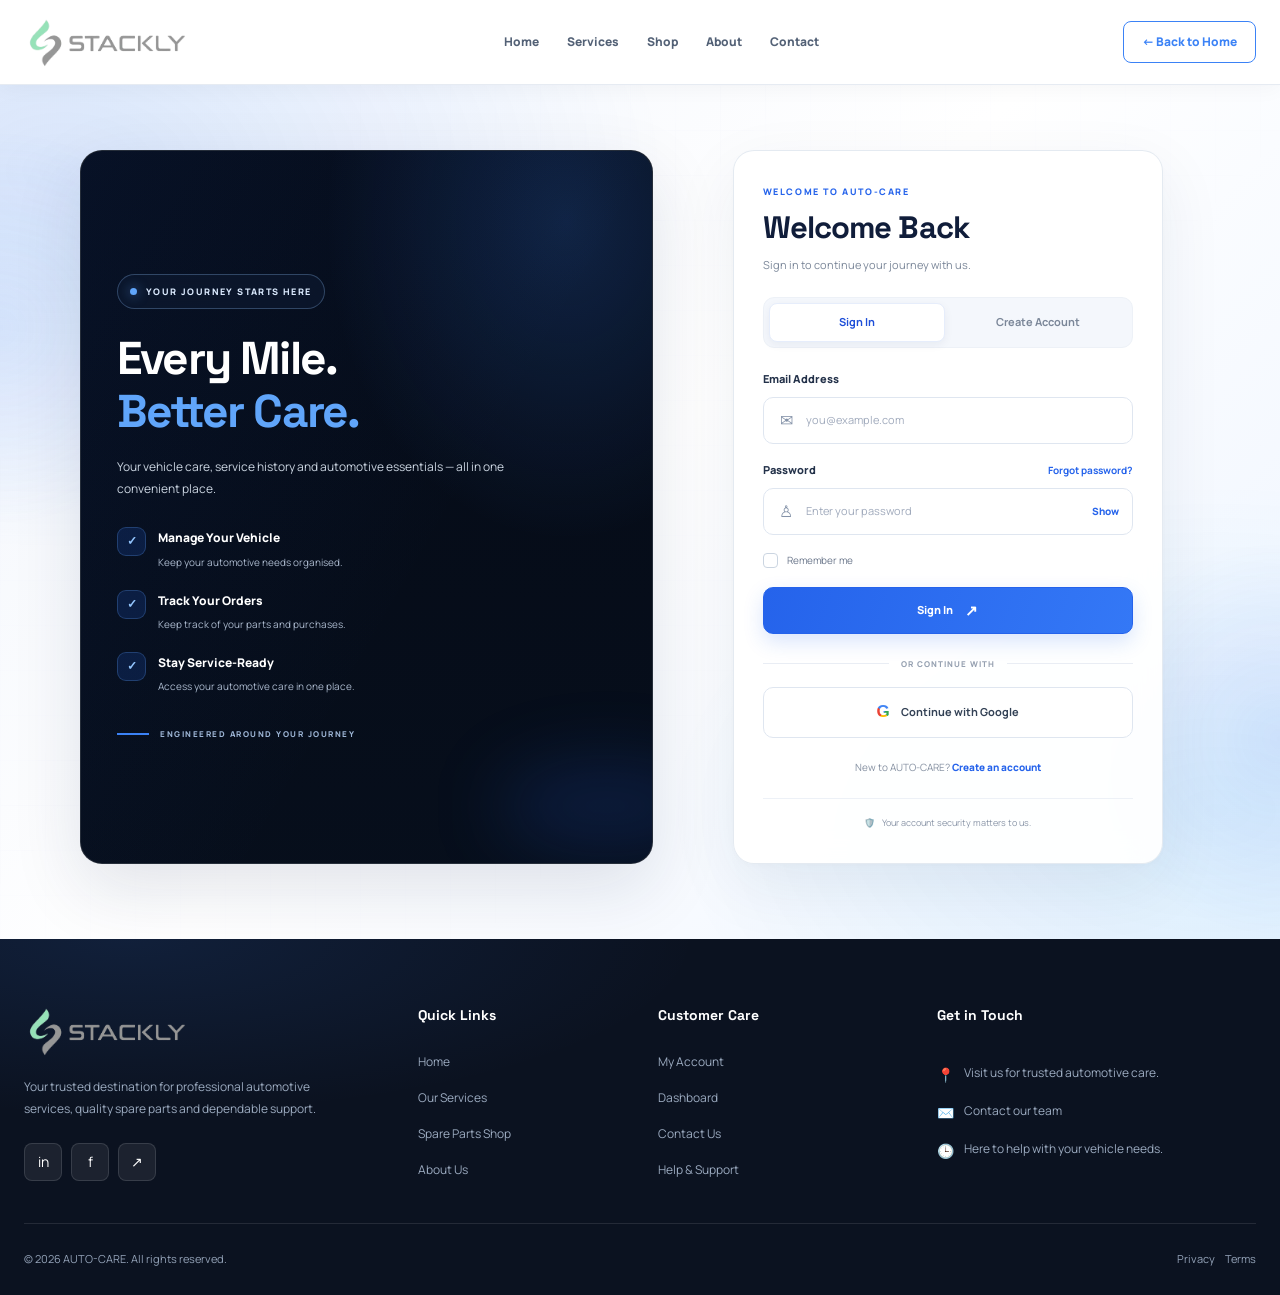
<file: login.html>
<!DOCTYPE html>
<html lang="en">
<head>
  <meta charset="UTF-8">
  <meta name="viewport" content="width=device-width, initial-scale=1.0">

  <title>Login | AUTO-CARE</title>

  <meta
    name="description"
    content="Sign in to AUTO-CARE to manage your vehicle services, orders and automotive care."
  >

  <meta name="theme-color" content="#0b1220">

  <link rel="preconnect" href="https://fonts.googleapis.com">
  <link rel="preconnect" href="https://fonts.gstatic.com" crossorigin>

  <link rel="stylesheet" href="common.css">
  <link rel="stylesheet" href="login.css">

  <script src="common.js" defer></script>
  <script src="login.js" defer></script>
</head>

<body class="auth-page">

  <!-- PRELOADER -->
  <div class="preloader" id="preloader" aria-label="Loading AUTO-CARE">
    <div class="preloader-content">
      <div class="preloader-logo">
        AUTO<span>CARE</span>
      </div>

      <div class="preloader-car" aria-hidden="true">🏎️</div>

      <p class="preloader-message">Preparing your journey...</p>

      <div class="preloader-track">
        <div class="preloader-progress"></div>
      </div>
    </div>
  </div>

  <!-- HEADER: ORIGINAL SITE DESIGN -->
  <header class="site-header" id="siteHeader">
    <div class="container header-inner">

      <a href="index.html" class="site-logo" aria-label="AUTO-CARE Home">
        <img
          src="assets/logo/stackly%20logo.webp"
          alt="STACKLY AUTO CARE"
        >
      </a>

      <nav class="nav-links" id="navLinks" aria-label="Main navigation">
        <a href="index.html" class="nav-link">Home</a>
        <a href="services.html" class="nav-link">Services</a>
        <a href="shop.html" class="nav-link">Shop</a>
        <a href="about.html" class="nav-link">About</a>
        <a href="contact.html" class="nav-link">Contact</a>

        <div class="mobile-nav-actions">
          <a
            href="login.html"
            class="btn btn-primary btn-full"
            aria-current="page"
          >
            Login / Sign In
          </a>
        </div>
      </nav>

      
<div class="header-actions">

  <a
    href="index.html"
    class="btn btn-outline header-home"
  >
    ← Back to Home
  </a>

  

  <button
    class="menu-toggle"
    type="button"
    aria-label="Open navigation menu"
    aria-controls="navLinks"
    aria-expanded="false"
  >
    <span></span>
    <span></span>
    <span></span>
  </button>

</div>


    </div>
  </header>

  <main>

    <!-- AUTHENTICATION SECTION -->
    <section class="auth-section">

      <div class="auth-background-glow auth-glow-one"></div>
      <div class="auth-background-glow auth-glow-two"></div>
      <div class="auth-grid-pattern"></div>

      <div class="container auth-container">

        <!-- LEFT BRAND PANEL -->
        <div class="auth-visual">

          <div class="auth-visual-content reveal">

            <div class="auth-eyebrow">
              <span class="auth-status-dot"></span>
              YOUR JOURNEY STARTS HERE
            </div>

            <h1>
              Every Mile.<br>
              <span>Better Care.</span>
            </h1>

            <p class="auth-visual-description">
              Your vehicle care, service history and automotive essentials
              — all in one convenient place.
            </p>

            <div class="auth-benefits">

              <div class="auth-benefit">
                <span class="auth-benefit-icon" aria-hidden="true">✓</span>
                <div>
                  <h2>Manage Your Vehicle</h2>
                  <p>Keep your automotive needs organised.</p>
                </div>
              </div>

              <div class="auth-benefit">
                <span class="auth-benefit-icon" aria-hidden="true">✓</span>
                <div>
                  <h2>Track Your Orders</h2>
                  <p>Keep track of your parts and purchases.</p>
                </div>
              </div>

              <div class="auth-benefit">
                <span class="auth-benefit-icon" aria-hidden="true">✓</span>
                <div>
                  <h2>Stay Service-Ready</h2>
                  <p>Access your automotive care in one place.</p>
                </div>
              </div>

            </div>

            <div class="auth-visual-footer">
              <span class="auth-visual-line"></span>
              <span>ENGINEERED AROUND YOUR JOURNEY</span>
            </div>

          </div>

          <div class="auth-visual-car" aria-hidden="true">
            <span class="auth-car-glow"></span>
            <span class="auth-car-decoration">AUTOCARE</span>
          </div>

        </div>

        <!-- RIGHT FORM PANEL -->
        <div class="auth-form-panel">

          <div class="auth-form-card reveal">

            <div class="auth-form-heading">

              <!-- ORIGINAL LOGO FOR MOBILE AUTH PANEL -->
              <a
                href="index.html"
                class="auth-mobile-logo site-logo"
                aria-label="AUTO-CARE Home"
              >
                <img
                  src="assets/logo/stackly%20logo.webp"
                  alt="STACKLY AUTO CARE"
                >
              </a>

              <span class="auth-form-eyebrow">WELCOME TO AUTO-CARE</span>

              <h2 id="authTitle">Welcome Back</h2>

              <p id="authDescription">
                Sign in to continue your journey with us.
              </p>
            </div>

            <!-- MODE SWITCH -->
            <div class="auth-mode-switch" role="group" aria-label="Account mode">

              <button
                class="auth-mode-button active"
                type="button"
                id="signInTab"
                aria-pressed="true"
              >
                Sign In
              </button>

              <button
                class="auth-mode-button"
                type="button"
                id="signUpTab"
                aria-pressed="false"
              >
                Create Account
              </button>

            </div>

            <!-- STATUS MESSAGE -->
            <div
              class="auth-message"
              id="authMessage"
              role="status"
              aria-live="polite"
              hidden
            ></div>

            <!-- AUTH FORM -->
            <form class="auth-form" id="authForm" novalidate>

              <div class="auth-field" id="nameField" hidden>
                <label for="fullName">Full Name</label>

                <div class="auth-input-wrap">
                  <span class="auth-input-icon" aria-hidden="true">♙</span>

                  <input
                    type="text"
                    id="fullName"
                    name="fullName"
                    placeholder="Enter your full name"
                    autocomplete="name"
                  >
                </div>

                <small class="auth-field-error" id="nameError"></small>
              </div>

              <div class="auth-field">
                <label for="email">Email Address</label>

                <div class="auth-input-wrap">
                  <span class="auth-input-icon" aria-hidden="true">✉</span>

                  <input
                    type="email"
                    id="email"
                    name="email"
                    placeholder="you@example.com"
                    autocomplete="email"
                    required
                  >
                </div>

                <small class="auth-field-error" id="emailError"></small>
              </div>

              <div class="auth-field">
                <div class="auth-label-row">
                  <label for="password">Password</label>

                  <a href="#forgotPassword" id="forgotPasswordLink">
                    Forgot password?
                  </a>
                </div>

                <div class="auth-input-wrap">
                  <span class="auth-input-icon" aria-hidden="true">♙</span>

                  <input
                    type="password"
                    id="password"
                    name="password"
                    placeholder="Enter your password"
                    autocomplete="current-password"
                    required
                  >

                  <button
                    class="password-toggle"
                    type="button"
                    id="passwordToggle"
                    aria-label="Show password"
                    aria-pressed="false"
                  >
                    Show
                  </button>
                </div>

                <small class="auth-field-error" id="passwordError"></small>
              </div>

              <div class="auth-field" id="confirmPasswordField" hidden>
                <label for="confirmPassword">Confirm Password</label>

                <div class="auth-input-wrap">
                  <span class="auth-input-icon" aria-hidden="true">♙</span>

                  <input
                    type="password"
                    id="confirmPassword"
                    name="confirmPassword"
                    placeholder="Re-enter your password"
                    autocomplete="new-password"
                  >

                  <button
                    class="password-toggle"
                    type="button"
                    id="confirmPasswordToggle"
                    aria-label="Show confirm password"
                    aria-pressed="false"
                  >
                    Show
                  </button>
                </div>

                <small
                  class="auth-field-error"
                  id="confirmPasswordError"
                ></small>
              </div>

              <div class="auth-form-options" id="rememberOptions">
                <label class="auth-checkbox">
                  <input
                    type="checkbox"
                    id="rememberMe"
                    name="rememberMe"
                  >
                  <span class="auth-checkbox-mark"></span>
                  <span>Remember me</span>
                </label>
              </div>

              <label class="auth-checkbox auth-terms" id="termsField" hidden>
                <input
                  type="checkbox"
                  id="acceptTerms"
                  name="acceptTerms"
                >
                <span class="auth-checkbox-mark"></span>
                <span>
                  I agree to the
                  <a href="contact.html">Terms</a>
                  and
                  <a href="contact.html">Privacy Policy</a>.
                </span>
              </label>

              <button
                class="btn btn-primary auth-submit"
                type="submit"
                id="authSubmit"
              >
                <span id="authSubmitText">Sign In</span>
                <span class="auth-submit-arrow" aria-hidden="true">↗</span>
              </button>

            </form>

            <div class="auth-divider">
              <span></span>
              <p>OR CONTINUE WITH</p>
              <span></span>
            </div>

            <button
              class="auth-google-button"
              type="button"
              id="googleSignIn"
            >
              <span class="google-mark" aria-hidden="true">G</span>
              <span>Continue with Google</span>
            </button>

            <p class="auth-switch-copy" id="authSwitchCopy">
              New to AUTO-CARE?
              <button type="button" id="switchToSignUp">
                Create an account
              </button>
            </p>

            <div class="auth-security-note">
              <span aria-hidden="true">🛡️</span>
              <span>Your account security matters to us.</span>
            </div>

          </div>

        </div>

      </div>
    </section>

  </main>

  <!-- FOOTER: ORIGINAL SITE STRUCTURE -->
  <footer class="site-footer">
    <div class="container">

      <div class="footer-main">

        <div class="footer-brand">

          <a
            href="index.html"
            class="site-logo footer-logo"
            aria-label="AUTO-CARE Home"
          >
            <img
              src="assets/logo/stackly%20logo.webp"
              alt="STACKLY AUTO CARE"
            >
          </a>

          <p>
            Your trusted destination for professional automotive
            services, quality spare parts and dependable support.
          </p>

          <div class="footer-socials">
            <a
              href="contact.html"
              class="social-link"
              aria-label="Contact AUTO-CARE"
            >in</a>

            <a
              href="contact.html"
              class="social-link"
              aria-label="Contact us"
            >f</a>

            <a
              href="contact.html"
              class="social-link"
              aria-label="More contact options"
            >↗</a>
          </div>

        </div>

        <div>
          <h3 class="footer-heading">Quick Links</h3>

          <ul class="footer-links">
            <li><a href="index.html">Home</a></li>
            <li><a href="services.html">Our Services</a></li>
            <li><a href="shop.html">Spare Parts Shop</a></li>
            <li><a href="about.html">About Us</a></li>
          </ul>
        </div>

        <div>
          <h3 class="footer-heading">Customer Care</h3>

          <ul class="footer-links">
            <li><a href="login.html">My Account</a></li>
            <li><a href="dashboard.html">Dashboard</a></li>
            <li><a href="contact.html">Contact Us</a></li>
            <li><a href="contact.html">Help &amp; Support</a></li>
          </ul>
        </div>

        <div class="footer-contact">
          <h3 class="footer-heading">Get in Touch</h3>

          <div class="footer-contact-item">
            <span aria-hidden="true">📍</span>
            <p>Visit us for trusted automotive care.</p>
          </div>

          <div class="footer-contact-item">
            <span aria-hidden="true">✉️</span>
            <a href="contact.html">Contact our team</a>
          </div>

          <div class="footer-contact-item">
            <span aria-hidden="true">🕒</span>
            <p>Here to help with your vehicle needs.</p>
          </div>
        </div>

      </div>

      <div class="footer-bottom">
        <p>
          © <span data-current-year></span> AUTO-CARE. All rights reserved.
        </p>

        <div class="footer-legal">
          <a href="contact.html">Privacy</a>
          <a href="contact.html">Terms</a>
        </div>
      </div>

    </div>
  </footer>

  <!-- BACK TO TOP -->
  <button
    class="back-to-top"
    type="button"
    aria-label="Back to top"
    title="Back to top"
  >
    ↑
  </button>

</body>
</html>
</file>
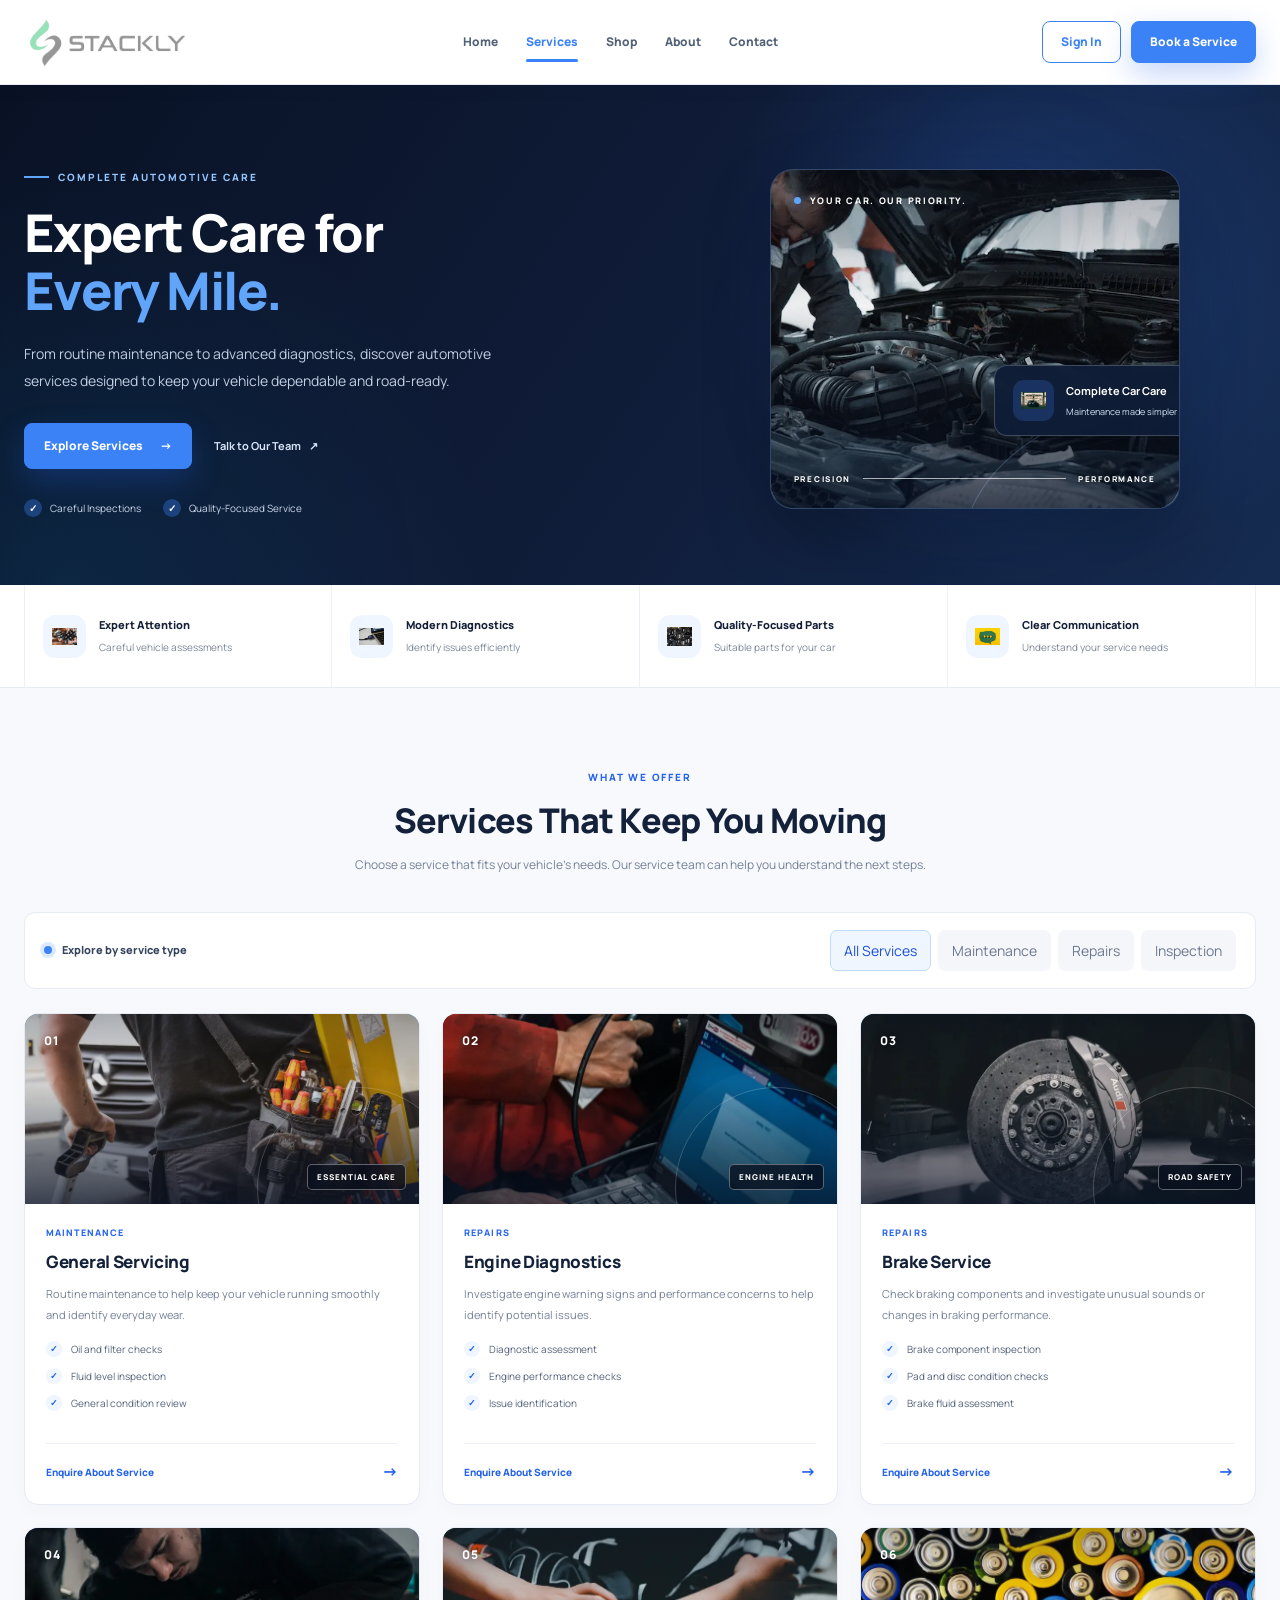
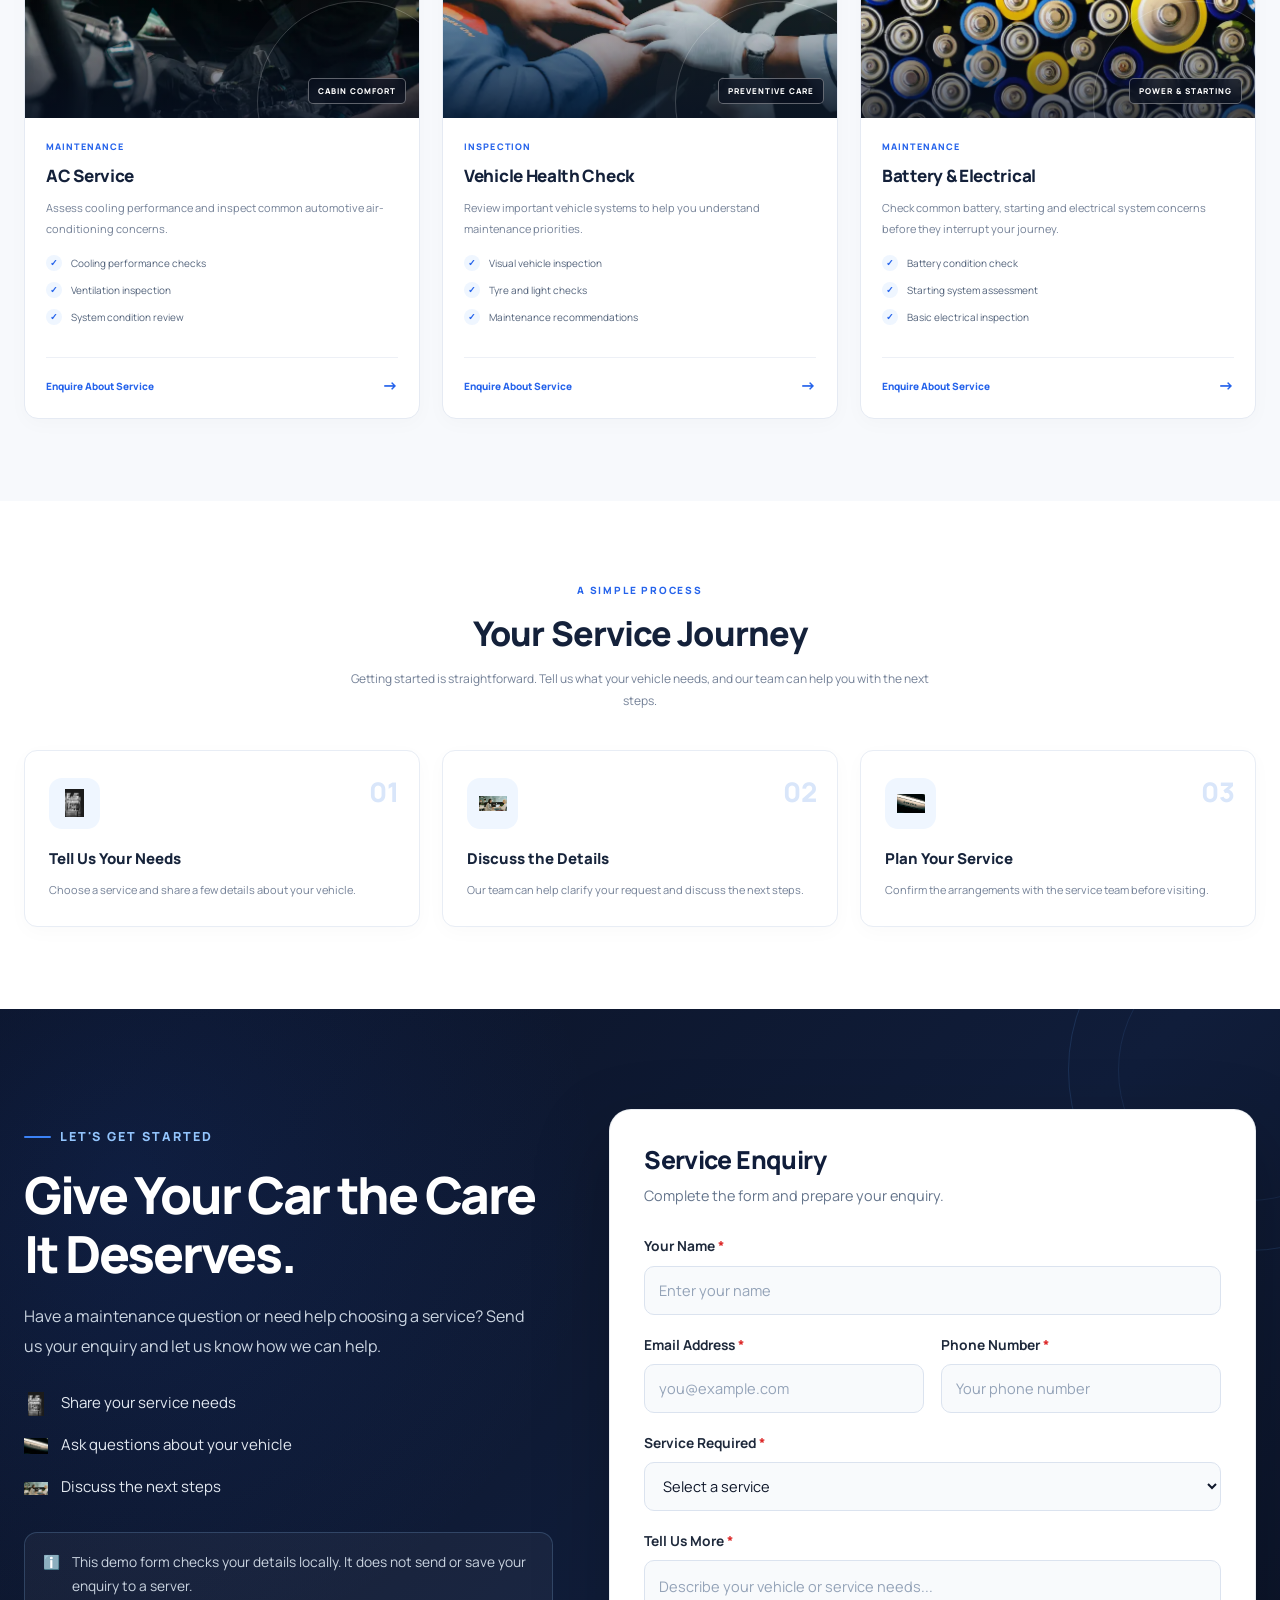
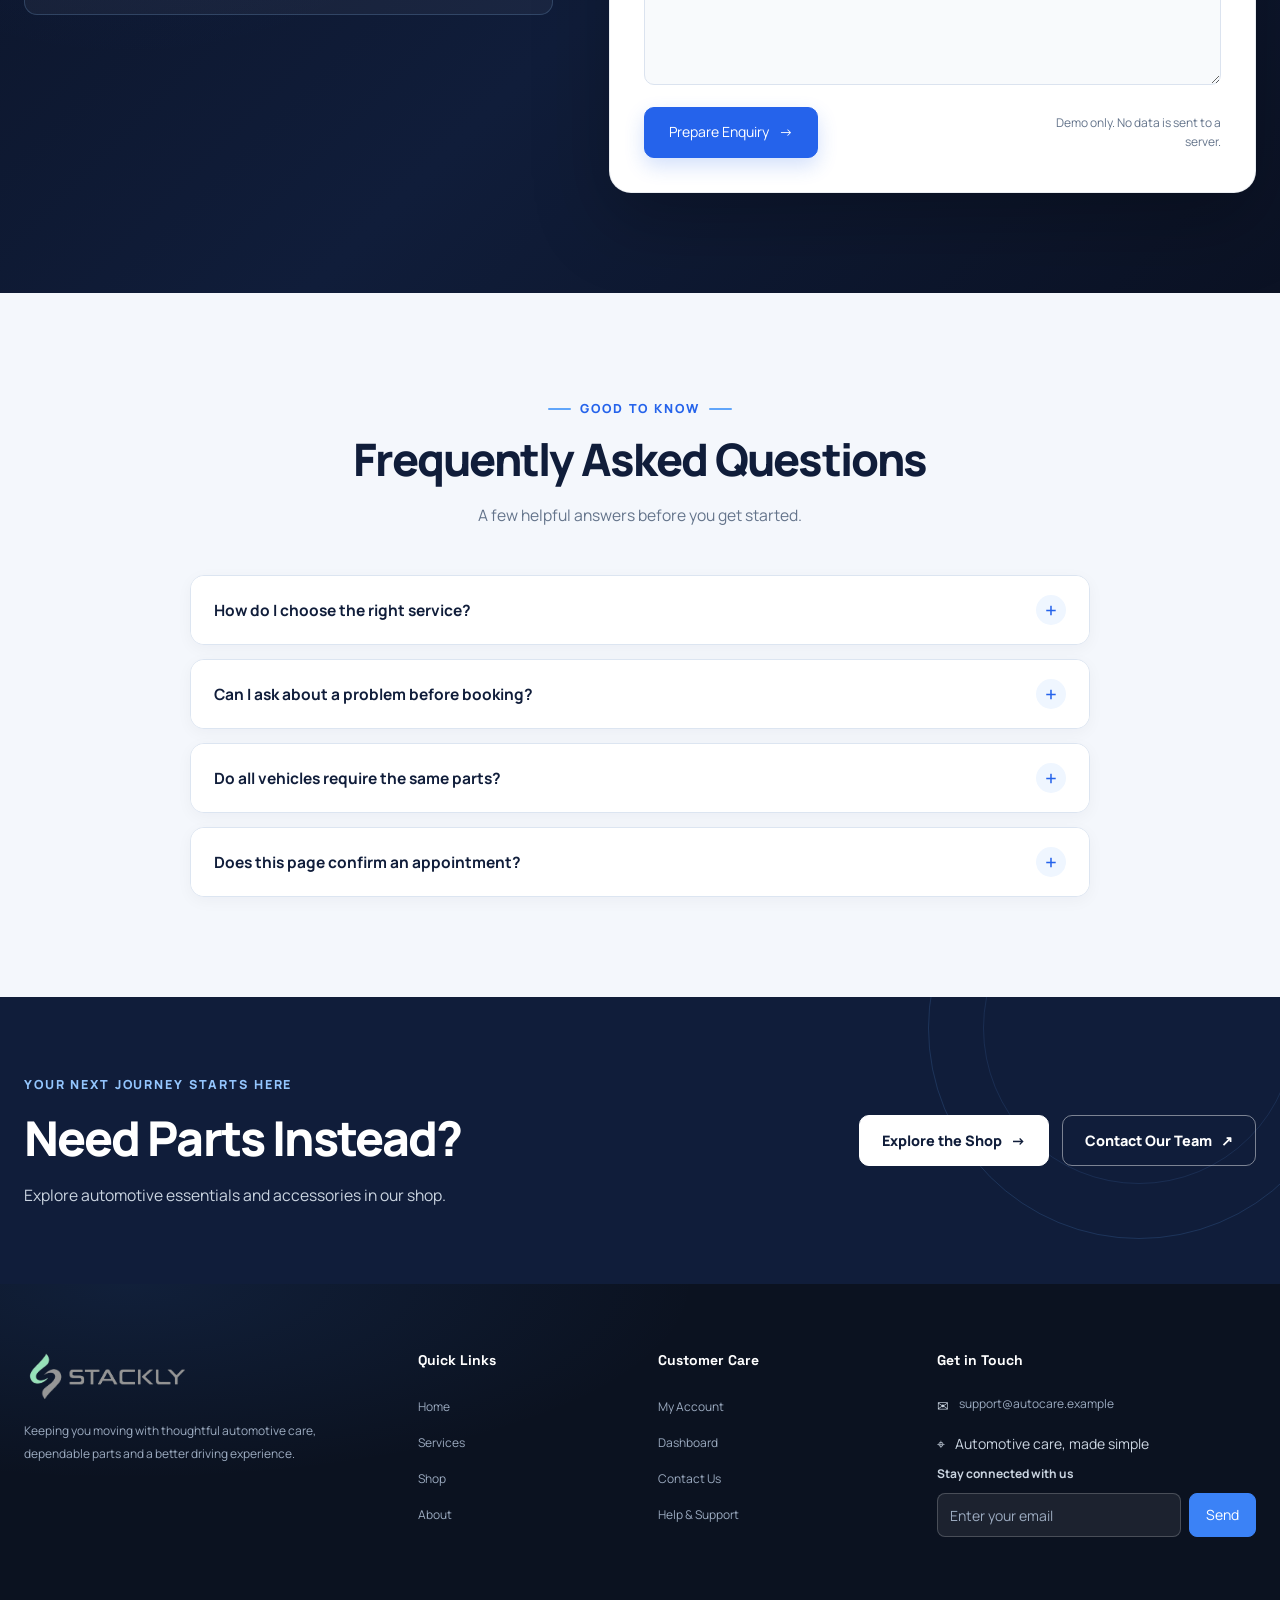
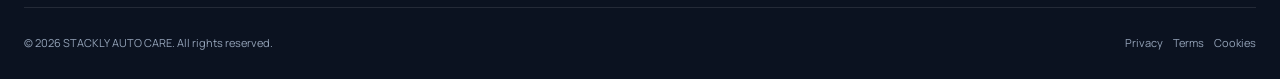
<file: services.html>
<!DOCTYPE html>

<html lang="en">
<head>
  <meta charset="UTF-8">
  <meta name="viewport" content="width=device-width, initial-scale=1.0">

<meta
name="description"
content="Explore STACKLY Auto Care vehicle maintenance, diagnostics, brake repair, engine repair and other automotive services."

>

  <meta name="theme-color" content="#101d3a">

  <title>Automotive Services | STACKLY Auto Care</title>

  <link rel="preconnect" href="https://fonts.googleapis.com">
  <link rel="preconnect" href="https://fonts.gstatic.com" crossorigin>

  <link
    href="https://fonts.googleapis.com/css2?family=DM+Sans:wght@400;500;600;700&family=Manrope:wght@400;500;600;700;800&display=swap"
    rel="stylesheet"
  >

  <link rel="stylesheet" href="common.css">
  <link rel="stylesheet" href="services.css">

  <script src="common.js" defer></script>

  <script src="services.js" defer></script>

</head>

<body class="services-page">

  <!-- SHARED PRELOADER -->

  <div class="preloader" id="preloader" aria-label="Loading AUTO-CARE">
    <div class="preloader-content">
      <div class="preloader-logo">AUTO<span>CARE</span></div>
      <div class="preloader-car" aria-hidden="true">🏎️</div>
      <p class="preloader-message">Preparing your journey...</p>
      <div class="preloader-track">
        <div class="preloader-progress"></div>
      </div>
    </div>
  </div>

  <!-- SHARED HEADER -->

  <header class="site-header" id="siteHeader">
    <div class="container header-inner">


  <a class="site-logo" href="index.html" aria-label="STACKLY AUTO CARE Home">
    <img
      src="assets/logo/stackly%20logo.webp"
      alt="STACKLY AUTO CARE"
    >
  </a>

  <nav class="nav-links" id="navLinks" aria-label="Main navigation">
    <a class="nav-link" href="index.html">Home</a>
    <a class="nav-link active" href="services.html" aria-current="page">Services</a>
    <a class="nav-link" href="shop.html">Shop</a>
    <a class="nav-link" href="about.html">About</a>
    <a class="nav-link" href="contact.html">Contact</a>

    <div class="mobile-nav-actions">
      <a class="btn btn-primary" href="login.html">Sign In</a>
    </div>
  </nav>

  <div class="header-actions">
    <a class="btn btn-outline header-login" href="login.html">
      Sign In
    </a>

    <a class="btn btn-primary" href="#serviceBooking">
      Book a Service
    </a>

    <button
      class="menu-toggle"
      type="button"
      aria-label="Open navigation menu"
      aria-expanded="false"
      aria-controls="navLinks"
    >
      <span></span>
      <span></span>
      <span></span>
    </button>
  </div>

</div>


  </header>

  <main>


<!-- SERVICES HERO -->
<section class="services-hero">
  <div class="container services-hero-inner">

    <div class="services-hero-copy reveal">
      <span class="section-eyebrow">COMPLETE AUTOMOTIVE CARE</span>

      <h1>
        Expert Care for<br>
        <span>Every Mile.</span>
      </h1>

      <p>
        From routine maintenance to advanced diagnostics,
        discover automotive services designed to keep your
        vehicle dependable and road-ready.
      </p>

      <div class="services-hero-actions">
        <a class="btn btn-primary" href="#serviceList">
          Explore Services <span aria-hidden="true">→</span>
        </a>

        <a class="services-secondary-link" href="contact.html">
          Talk to Our Team <span aria-hidden="true">↗</span>
        </a>
      </div>

      <div class="services-hero-trust">
        <div class="services-trust-item">
          <span class="services-trust-icon" aria-hidden="true">✓</span>
          <span>Careful Inspections</span>
        </div>

        <div class="services-trust-item">
          <span class="services-trust-icon" aria-hidden="true">✓</span>
          <span>Quality-Focused Service</span>
        </div>
      </div>
    </div>

    <div class="services-hero-visual reveal">
      <div class="services-visual-glow"></div>

      <div class="services-hero-image services-hero-photo">
        <img
          class="services-hero-real-image"
          src="assets/services/car service hero.webp"
          alt="Professional mechanic inspecting a vehicle in an automotive workshop"
          fetchpriority="high"
        >

        <div class="services-image-overlay"></div>

        <div class="services-image-top">
          <span class="services-live-dot"></span>
          <span>YOUR CAR. OUR PRIORITY.</span>
        </div>

        <div class="services-floating-card">
          <span class="services-floating-icon" aria-hidden="true">
            <img
              src="assets/services/car service icon.webp"
              alt=""
              loading="lazy"
            >
          </span>

          <div>
            <strong>Complete Car Care</strong>
            <small>Maintenance made simpler</small>
          </div>
        </div>

        <div class="services-image-bottom">
          <span>PRECISION</span>
          <span class="services-image-line"></span>
          <span>PERFORMANCE</span>
        </div>
      </div>
    </div>

  </div>
</section>

<!-- SERVICE HIGHLIGHTS -->
<section class="services-highlights" aria-label="Our service benefits">
  <div class="container services-highlights-grid">

    <article class="services-highlight">
      <span class="services-highlight-icon">
        <img src="assets/services/expert attention.webp" alt="" loading="lazy">
      </span>
      <div>
        <h3>Expert Attention</h3>
        <p>Careful vehicle assessments</p>
      </div>
    </article>

    <article class="services-highlight">
      <span class="services-highlight-icon">
        <img src="assets/services/modern diagnostics.webp" alt="" loading="lazy">
      </span>
      <div>
        <h3>Modern Diagnostics</h3>
        <p>Identify issues efficiently</p>
      </div>
    </article>

    <article class="services-highlight">
      <span class="services-highlight-icon">
        <img src="assets/services/quality parts.webp" alt="" loading="lazy">
      </span>
      <div>
        <h3>Quality-Focused Parts</h3>
        <p>Suitable parts for your car</p>
      </div>
    </article>

    <article class="services-highlight">
      <span class="services-highlight-icon">
        <img src="assets/services/clear communications.webp" alt="" loading="lazy">
      </span>
      <div>
        <h3>Clear Communication</h3>
        <p>Understand your service needs</p>
      </div>
    </article>

  </div>
</section>

<!-- SERVICES LIST -->
<section class="services-list-section" id="serviceList">
  <div class="container">

    <div class="services-section-heading reveal">
      <span class="section-eyebrow">WHAT WE OFFER</span>
      <h2 class="section-title">Services That Keep You Moving</h2>
      <p class="section-description">
        Choose a service that fits your vehicle's needs.
        Our service team can help you understand the next steps.
      </p>
    </div>

    <!-- SERVICE FILTERS -->
    <div class="services-filter-bar reveal">
      <div class="services-filter-label">
        <span class="services-filter-indicator"></span>
        <span>Explore by service type</span>
      </div>

      <div class="services-filter-buttons" id="serviceFilters">
        <button
          type="button"
          class="services-filter-button active"
          data-service-filter="all"
          aria-pressed="true"
        >All Services</button>

        <button
          type="button"
          class="services-filter-button"
          data-service-filter="maintenance"
          aria-pressed="false"
        >Maintenance</button>

        <button
          type="button"
          class="services-filter-button"
          data-service-filter="repair"
          aria-pressed="false"
        >Repairs</button>

        <button
          type="button"
          class="services-filter-button"
          data-service-filter="inspection"
          aria-pressed="false"
        >Inspection</button>
      </div>
    </div>

    <!-- SERVICE CARDS -->
    <div class="services-grid" id="servicesGrid">

      <article class="service-card reveal" data-service-type="maintenance">
        <div class="service-card-visual service-visual-blue">
          <img
            class="service-card-image"
            src="assets/services/general servicing.webp"
            alt="Mechanic performing routine car maintenance"
            loading="lazy"
          >
          <div class="service-card-image-overlay"></div>
          <span class="service-card-number">01</span>
          <span class="service-card-tag">ESSENTIAL CARE</span>
        </div>

        <div class="service-card-content">
          <span class="service-card-category">MAINTENANCE</span>
          <h3>General Servicing</h3>
          <p>
            Routine maintenance to help keep your vehicle running
            smoothly and identify everyday wear.
          </p>
          <ul class="service-card-points">
            <li>Oil and filter checks</li>
            <li>Fluid level inspection</li>
            <li>General condition review</li>
          </ul>
          <a class="service-card-link" href="#serviceBooking" data-service-select="General Servicing">
            Enquire About Service <span aria-hidden="true">→</span>
          </a>
        </div>
      </article>

      <article class="service-card reveal" data-service-type="repair">
        <div class="service-card-visual service-visual-dark">
          <img
            class="service-card-image"
            src="assets/services/engine diagnoistics.webp"
            alt="Mechanic diagnosing a vehicle engine"
            loading="lazy"
          >
          <div class="service-card-image-overlay"></div>
          <span class="service-card-number">02</span>
          <span class="service-card-tag">ENGINE HEALTH</span>
        </div>

        <div class="service-card-content">
          <span class="service-card-category">REPAIRS</span>
          <h3>Engine Diagnostics</h3>
          <p>
            Investigate engine warning signs and performance concerns
            to help identify potential issues.
          </p>
          <ul class="service-card-points">
            <li>Diagnostic assessment</li>
            <li>Engine performance checks</li>
            <li>Issue identification</li>
          </ul>
          <a class="service-card-link" href="#serviceBooking" data-service-select="Engine Diagnostics">
            Enquire About Service <span aria-hidden="true">→</span>
          </a>
        </div>
      </article>

      <article class="service-card reveal" data-service-type="repair">
        <div class="service-card-visual service-visual-cyan">
          <img
            class="service-card-image"
            src="assets/services/brake services.webp"
            alt="Close-up of automotive brake disc and brake pads"
            loading="lazy"
          >
          <div class="service-card-image-overlay"></div>
          <span class="service-card-number">03</span>
          <span class="service-card-tag">ROAD SAFETY</span>
        </div>

        <div class="service-card-content">
          <span class="service-card-category">REPAIRS</span>
          <h3>Brake Service</h3>
          <p>
            Check braking components and investigate unusual sounds
            or changes in braking performance.
          </p>
          <ul class="service-card-points">
            <li>Brake component inspection</li>
            <li>Pad and disc condition checks</li>
            <li>Brake fluid assessment</li>
          </ul>
          <a class="service-card-link" href="#serviceBooking" data-service-select="Brake Service">
            Enquire About Service <span aria-hidden="true">→</span>
          </a>
        </div>
      </article>

      <article class="service-card reveal" data-service-type="maintenance">
        <div class="service-card-visual service-visual-violet">
          <img
            class="service-card-image"
            src="assets/services/ac services.webp"
            alt="Automotive technician checking a car air conditioning system"
            loading="lazy"
          >
          <div class="service-card-image-overlay"></div>
          <span class="service-card-number">04</span>
          <span class="service-card-tag">CABIN COMFORT</span>
        </div>

        <div class="service-card-content">
          <span class="service-card-category">MAINTENANCE</span>
          <h3>AC Service</h3>
          <p>
            Assess cooling performance and inspect common automotive
            air-conditioning concerns.
          </p>
          <ul class="service-card-points">
            <li>Cooling performance checks</li>
            <li>Ventilation inspection</li>
            <li>System condition review</li>
          </ul>
          <a class="service-card-link" href="#serviceBooking" data-service-select="AC Service">
            Enquire About Service <span aria-hidden="true">→</span>
          </a>
        </div>
      </article>

      <article class="service-card reveal" data-service-type="inspection">
        <div class="service-card-visual service-visual-green">
          <img
            class="service-card-image"
            src="assets/services/vehicle health check.webp"
            alt="Mechanic inspecting a vehicle during a health check"
            loading="lazy"
          >
          <div class="service-card-image-overlay"></div>
          <span class="service-card-number">05</span>
          <span class="service-card-tag">PREVENTIVE CARE</span>
        </div>

        <div class="service-card-content">
          <span class="service-card-category">INSPECTION</span>
          <h3>Vehicle Health Check</h3>
          <p>
            Review important vehicle systems to help you understand
            maintenance priorities.
          </p>
          <ul class="service-card-points">
            <li>Visual vehicle inspection</li>
            <li>Tyre and light checks</li>
            <li>Maintenance recommendations</li>
          </ul>
          <a class="service-card-link" href="#serviceBooking" data-service-select="Vehicle Health Check">
            Enquire About Service <span aria-hidden="true">→</span>
          </a>
        </div>
      </article>

      <article class="service-card reveal" data-service-type="maintenance">
        <div class="service-card-visual service-visual-orange">
          <img
            class="service-card-image"
            src="assets/services/battery and electrical.webp"
            alt="Technician testing a car battery"
            loading="lazy"
          >
          <div class="service-card-image-overlay"></div>
          <span class="service-card-number">06</span>
          <span class="service-card-tag">POWER &amp; STARTING</span>
        </div>

        <div class="service-card-content">
          <span class="service-card-category">MAINTENANCE</span>
          <h3>Battery &amp; Electrical</h3>
          <p>
            Check common battery, starting and electrical system
            concerns before they interrupt your journey.
          </p>
          <ul class="service-card-points">
            <li>Battery condition check</li>
            <li>Starting system assessment</li>
            <li>Basic electrical inspection</li>
          </ul>
          <a class="service-card-link" href="#serviceBooking" data-service-select="Battery &amp; Electrical">
            Enquire About Service <span aria-hidden="true">→</span>
          </a>
        </div>
      </article>

    </div>

    <div class="services-no-results" id="servicesNoResults" hidden>
      <span aria-hidden="true">🔎</span>
      <h3>No services in this category</h3>
      <p>Please choose another service category.</p>
    </div>

  </div>
</section>

<!-- SERVICE PROCESS -->
<section class="services-process-section">
  <div class="container">

    <div class="services-process-heading reveal">
      <span class="section-eyebrow">A SIMPLE PROCESS</span>
      <h2 class="section-title">Your Service Journey</h2>
      <p class="section-description">
        Getting started is straightforward. Tell us what your vehicle
        needs, and our team can help you with the next steps.
      </p>
    </div>

    <div class="services-process-grid">
      <article class="services-process-step reveal">
        <div class="process-step-number">01</div>
        <span class="process-step-icon">
          <img src="assets/services/service needs.webp" alt="" loading="lazy">
        </span>
        <h3>Tell Us Your Needs</h3>
        <p>Choose a service and share a few details about your vehicle.</p>
      </article>

      <article class="services-process-step reveal">
        <div class="process-step-number">02</div>
        <span class="process-step-icon">
          <img src="assets/services/discussion.webp" alt="" loading="lazy">
        </span>
        <h3>Discuss the Details</h3>
        <p>Our team can help clarify your request and discuss the next steps.</p>
      </article>

      <article class="services-process-step reveal">
        <div class="process-step-number">03</div>
        <span class="process-step-icon">
          <img src="assets/services/service.webp" alt="" loading="lazy">
        </span>
        <h3>Plan Your Service</h3>
        <p>Confirm the arrangements with the service team before visiting.</p>
      </article>
    </div>

  </div>
</section>

<!-- SERVICE ENQUIRY -->
<section class="services-enquiry" id="serviceBooking">
  <div class="container">

    <div class="services-enquiry-layout">

      <div class="services-enquiry-content reveal">
        <span class="section-eyebrow">LET'S GET STARTED</span>

        <h2>Give Your Car the Care It Deserves.</h2>

        <p>
          Have a maintenance question or need help choosing a service?
          Send us your enquiry and let us know how we can help.
        </p>

        <ul class="services-enquiry-benefits">
          <li>
            <img src="assets/services/service needs.webp" alt="" loading="lazy">
            <span>Share your service needs</span>
          </li>
          <li>
            <img src="assets/services/service.webp" alt="" loading="lazy">
            <span>Ask questions about your vehicle</span>
          </li>
          <li>
            <img src="assets/services/discussion.webp" alt="" loading="lazy">
            <span>Discuss the next steps</span>
          </li>
        </ul>

        <div class="services-enquiry-note">
          <span aria-hidden="true">ℹ️</span>
          <span>
            This demo form checks your details locally. It does not send
            or save your enquiry to a server.
          </span>
        </div>
      </div>

      <div class="services-enquiry-form-wrap reveal">
        <h3>Service Enquiry</h3>
        <p>Complete the form and prepare your enquiry.</p>

        <form id="servicesEnquiryForm">
          <div class="services-form-group">
            <label for="serviceCustomerName">Your Name <span>*</span></label>
            <input
              id="serviceCustomerName"
              name="name"
              type="text"
              placeholder="Enter your name"
              autocomplete="name"
              minlength="2"
              maxlength="80"
              required
            >
          </div>

          <div class="services-form-row">
            <div class="services-form-group">
              <label for="serviceCustomerEmail">Email Address <span>*</span></label>
              <input
                id="serviceCustomerEmail"
                name="email"
                type="email"
                placeholder="you@example.com"
                autocomplete="email"
                maxlength="254"
                required
              >
            </div>

            <div class="services-form-group">
              <label for="serviceCustomerPhone">Phone Number <span>*</span></label>
              <input
                id="serviceCustomerPhone"
                name="phone"
                type="tel"
                placeholder="Your phone number"
                autocomplete="tel"
                minlength="7"
                maxlength="20"
                required
              >
            </div>
          </div>

          <div class="services-form-group">
            <label for="requestedService">Service Required <span>*</span></label>
            <select id="requestedService" name="service" required>
              <option value="">Select a service</option>
              <option value="General Servicing">General Servicing</option>
              <option value="Engine Diagnostics">Engine Diagnostics</option>
              <option value="Brake Service">Brake Service</option>
              <option value="AC Service">AC Service</option>
              <option value="Vehicle Health Check">Vehicle Health Check</option>
              <option value="Battery & Electrical">Battery &amp; Electrical</option>
              <option value="Other Enquiry">Other Enquiry</option>
            </select>
          </div>

          <div class="services-form-group">
            <label for="serviceCustomerMessage">Tell Us More <span>*</span></label>
            <textarea
              id="serviceCustomerMessage"
              name="message"
              rows="4"
              placeholder="Describe your vehicle or service needs..."
              minlength="5"
              maxlength="1000"
              required
            ></textarea>
          </div>

          <div class="services-form-submit">
            <button class="services-submit-btn" type="submit">
              Prepare Enquiry <span aria-hidden="true">→</span>
            </button>
            <small>Demo only. No data is sent to a server.</small>
          </div>

          <p
            class="services-form-message"
            id="servicesFormStatus"
            role="status"
            aria-live="polite"
          ></p>
        </form>
      </div>

    </div>
  </div>
</section>

<!-- FAQ -->
<section class="services-faq">
  <div class="container">

    <div class="section-heading reveal">
      <span class="section-eyebrow">GOOD TO KNOW</span>
      <h2>Frequently Asked Questions</h2>
      <p>A few helpful answers before you get started.</p>
    </div>

    <div class="services-faq-list reveal">

      <details class="services-faq-item">
        <summary>How do I choose the right service?</summary>
        <p>
          Start by choosing the service that best matches your concern.
          If you are unsure, submit an enquiry and describe the symptoms
          or maintenance you need.
        </p>
      </details>

      <details class="services-faq-item">
        <summary>Can I ask about a problem before booking?</summary>
        <p>
          Yes. Use the service enquiry form to explain your concern.
          The team can review your request and discuss the next steps.
        </p>
      </details>

      <details class="services-faq-item">
        <summary>Do all vehicles require the same parts?</summary>
        <p>
          No. Parts and maintenance requirements vary by vehicle model,
          engine and manufacturer specifications. Confirm compatibility
          before purchasing or installing a part.
        </p>
      </details>

      <details class="services-faq-item">
        <summary>Does this page confirm an appointment?</summary>
        <p>
          No. This website currently demonstrates the enquiry experience.
          An appointment is confirmed only after arrangements have been
          made directly with the service team.
        </p>
      </details>

    </div>
  </div>
</section>

<!-- FINAL CTA -->
<section class="services-final-cta">
  <div class="container">
    <div class="services-final-cta-inner reveal">

      <div class="services-final-cta-content">
        <span class="section-eyebrow">YOUR NEXT JOURNEY STARTS HERE</span>
        <h2>Need Parts Instead?</h2>
        <p>
          Explore automotive essentials and accessories in our shop.
        </p>
      </div>

      <div class="services-final-cta-actions">
        <a class="cta-primary" href="shop.html">
          Explore the Shop <span aria-hidden="true">→</span>
        </a>
        <a class="cta-secondary" href="contact.html">
          Contact Our Team <span aria-hidden="true">↗</span>
        </a>
      </div>

    </div>
  </div>
</section>


  </main>

  <!-- SHARED FOOTER -->

  <footer class="site-footer">
    <div class="container">


  <div class="footer-main">

    <div class="footer-brand">
      <a href="index.html" class="site-logo footer-logo">
        <img
          src="assets/logo/stackly%20logo.webp"
          alt="STACKLY AUTO CARE"
          loading="lazy"
        >
      </a>

      <p>
        Keeping you moving with thoughtful automotive care,
        dependable parts and a better driving experience.
      </p>
    </div>

    <div>
      <h3 class="footer-heading">Quick Links</h3>
      <ul class="footer-links">
        <li><a href="index.html">Home</a></li>
        <li><a href="services.html" aria-current="page">Services</a></li>
        <li><a href="shop.html">Shop</a></li>
        <li><a href="about.html">About</a></li>
        
      </ul>
    </div>

    <div>
      <h3 class="footer-heading">Customer Care</h3>
      <ul class="footer-links">
        <li><a href="login.html">My Account</a></li>
        <li><a href="dashboard.html">Dashboard</a></li>
        <li><a href="contact.html">Contact Us</a></li>
        <li><a href="contact.html">Help &amp; Support</a></li>
      </ul>
    </div>

    <div>
      <h3 class="footer-heading">Get in Touch</h3>

      <div class="footer-contact">
        <p class="footer-contact-item">
          <span aria-hidden="true">✉</span>
          <a href="mailto:support@autocare.example">support@autocare.example</a>
        </p>

        <p class="footer-contact-item">
          <span aria-hidden="true">⌖</span>
          <span>Automotive care, made simple</span>
        </p>
      </div>

      <form class="footer-email-form" id="footerEmailForm">
        <label for="footerEmail" class="footer-email-label">
          Stay connected with us
        </label>

        <div class="footer-email-controls">
          <input
            type="email"
            id="footerEmail"
            name="email"
            placeholder="Enter your email"
            autocomplete="email"
            required
          >
          <button type="submit" class="footer-email-submit">Send</button>
        </div>

        <p
          class="footer-email-feedback"
          id="footerEmailFeedback"
          role="status"
          aria-live="polite"
        ></p>
      </form>
    </div>

  </div>

  <div class="footer-bottom">
    <p>
      © <span data-current-year></span> STACKLY AUTO CARE. All rights reserved.
    </p>

    <div class="footer-legal">
      <a href="contact.html">Privacy</a>
      <a href="contact.html">Terms</a>
      <a href="contact.html">Cookies</a>
    </div>
  </div>

</div>


  </footer>

<button
class="back-to-top"
type="button"
aria-label="Back to top"
title="Back to top"

> ↑</button>

</body>
</html>
</file>
<file: common.css>
/* =====================================================
   AUTO CARE — PREMIUM GLOBAL DESIGN SYSTEM
   Midnight Navy | Electric Blue | Automotive UI
===================================================== */

@import url('https://fonts.googleapis.com/css2?family=Manrope:wght@400;500;600;700;800&family=Space+Grotesk:wght@400;500;600;700&display=swap');

:root {
    --primary: #0b1220;
    --primary-light: #14243b;
    --primary-medium: #1c3555;

    --accent: #3b82f6;
    --accent-dark: #2563eb;
    --accent-light: #eaf2ff;
    --accent-glow: rgba(59, 130, 246, 0.28);

    --white: #ffffff;
    --background: #f5f7fb;
    --surface: #ffffff;
    --surface-dark: #101b2c;

    --text-primary: #152238;
    --text-secondary: #64748b;
    --text-light: #94a3b8;

    --border: #e2e8f0;
    --success: #16a34a;
    --warning: #f59e0b;
    --danger: #dc2626;

    --font-primary: "Manrope", sans-serif;
    --font-heading: "Space Grotesk", sans-serif;

    --container-width: 1240px;
    --header-height: 84px;

    --radius-sm: 8px;
    --radius-md: 14px;
    --radius-lg: 22px;
    --radius-xl: 30px;
    --radius-full: 999px;

    --shadow-sm: 0 5px 18px rgba(15, 23, 42, 0.05);
    --shadow-md: 0 12px 32px rgba(15, 23, 42, 0.09);
    --shadow-lg: 0 24px 60px rgba(15, 23, 42, 0.15);
    --shadow-blue: 0 12px 30px rgba(37, 99, 235, 0.25);

    --transition: 0.3s ease;
}

/* RESET */

* {
    box-sizing: border-box;
    margin: 0;
    padding: 0;
}

html {
    scroll-behavior: smooth;
    scroll-padding-top: calc(var(--header-height) + 20px);
}

body {
    min-width: 320px;
    overflow-x: hidden;
    background: var(--background);
    color: var(--text-primary);
    font-family: var(--font-primary);
    font-size: 14px;
    line-height: 1.7;
    -webkit-font-smoothing: antialiased;
}

body.menu-open,
body.loading-active {
    overflow: hidden;
}

img {
    display: block;
    max-width: 100%;
}

button,
input,
textarea,
select {
    font: inherit;
}

button {
    cursor: pointer;
}

a {
    color: inherit;
    text-decoration: none;
    -webkit-tap-highlight-color: transparent;
}

button:focus-visible,
a:focus-visible,
input:focus-visible,
textarea:focus-visible,
select:focus-visible {
    outline: 3px solid rgba(59, 130, 246, 0.5);
    outline-offset: 3px;
}

::selection {
    color: var(--white);
    background: var(--accent);
}

/* GLOBAL LAYOUT */

.container {
    width: min(var(--container-width), calc(100% - 48px));
    margin-inline: auto;
}

.section {
    padding-block: 95px;
}

.section-light {
    background: var(--white);
}

.section-dark {
    color: var(--white);
    background: var(--primary);
}

.section-heading {
    max-width: 720px;
    margin: 0 auto 48px;
    text-align: center;
}

.section-eyebrow {
    display: inline-flex;
    align-items: center;
    gap: 10px;
    margin-bottom: 15px;
    color: var(--accent);
    font-size: 11px;
    font-weight: 800;
    letter-spacing: 2px;
    text-transform: uppercase;
}

.section-eyebrow::before {
    width: 24px;
    height: 2px;
    background: currentColor;
    content: "";
}

.section-title {
    margin-bottom: 17px;
    color: var(--primary);
    font-family: var(--font-heading);
    font-size: clamp(30px, 4vw, 46px);
    font-weight: 700;
    line-height: 1.2;
    letter-spacing: -1.5px;
}

.section-description {
    color: var(--text-secondary);
    font-size: 14px;
    line-height: 1.9;
}

.section-dark .section-title {
    color: var(--white);
}

.section-dark .section-description {
    color: #b8c5d8;
}

.home-accent-text,
.text-accent {
    color: var(--accent);
}

/* BUTTONS */

.btn {
    display: inline-flex;
    min-height: 49px;
    align-items: center;
    justify-content: center;
    gap: 10px;
    padding: 12px 23px;
    border: 1px solid transparent;
    border-radius: var(--radius-sm);
    font-size: 13px;
    font-weight: 800;
    line-height: 1.4;
    text-align: center;
    transition:
        color var(--transition),
        background var(--transition),
        border-color var(--transition),
        box-shadow var(--transition),
        transform var(--transition);
}

.btn-primary {
    color: var(--white);
    background: var(--accent);
    border-color: var(--accent);
    box-shadow: var(--shadow-blue);
}

.btn-primary:hover {
    color: var(--white);
    background: var(--accent-dark);
    border-color: var(--accent-dark);
    box-shadow: 0 16px 35px rgba(37, 99, 235, 0.34);
    transform: translateY(-3px);
}

.btn-secondary {
    color: var(--primary);
    background: var(--white);
    border-color: var(--border);
}

.btn-secondary:hover {
    color: var(--accent);
    border-color: var(--accent);
    transform: translateY(-2px);
}

.btn-outline {
    color: var(--accent);
    background: transparent;
    border-color: var(--accent);
}

.btn-outline:hover {
    color: var(--white);
    background: var(--accent);
    transform: translateY(-2px);
}

.btn-dark {
    color: var(--white);
    background: var(--primary);
    border-color: var(--primary);
}

.btn-dark:hover {
    color: var(--white);
    background: var(--primary-light);
    transform: translateY(-2px);
}

.btn-light {
    color: var(--primary);
    background: var(--white);
    border-color: var(--white);
}

.btn-light:hover {
    background: #eaf2ff;
    transform: translateY(-2px);
}

.btn:disabled {
    cursor: not-allowed;
    opacity: 0.55;
    transform: none;
}

.btn-full {
    width: 100%;
}

/* FORM ELEMENTS */

.form-group {
    display: flex;
    flex-direction: column;
    gap: 8px;
    margin-bottom: 19px;
}

.form-label {
    color: var(--text-primary);
    font-size: 12px;
    font-weight: 800;
}

.form-control {
    width: 100%;
    min-height: 49px;
    padding: 12px 15px;
    color: var(--text-primary);
    background: var(--white);
    border: 1px solid var(--border);
    border-radius: var(--radius-sm);
    transition: border-color var(--transition), box-shadow var(--transition);
}

.form-control::placeholder {
    color: var(--text-light);
}

.form-control:focus {
    border-color: var(--accent);
    box-shadow: 0 0 0 4px rgba(59, 130, 246, 0.1);
}

textarea.form-control {
    min-height: 135px;
    resize: vertical;
}

.form-error {
    color: var(--danger);
    font-size: 12px;
}

.form-help {
    color: var(--text-secondary);
    font-size: 12px;
}

/* CARDS */

.card {
    min-width: 0;
    padding: 25px;
    background: var(--white);
    border: 1px solid var(--border);
    border-radius: var(--radius-md);
    box-shadow: var(--shadow-sm);
    transition: transform var(--transition), box-shadow var(--transition);
}

.card-hover:hover {
    box-shadow: var(--shadow-md);
    transform: translateY(-6px);
}

.card-icon {
    display: grid;
    width: 54px;
    height: 54px;
    flex-shrink: 0;
    place-items: center;
    color: var(--accent);
    background: var(--accent-light);
    border-radius: var(--radius-md);
    font-size: 23px;
    transition: color var(--transition), background var(--transition);
}

.card-hover:hover .card-icon {
    color: var(--white);
    background: var(--accent);
}

/* IMAGE EFFECTS */

.image-frame {
    overflow: hidden;
    border-radius: var(--radius-lg);
}

.image-hover {
    overflow: hidden;
}

.image-hover img {
    width: 100%;
    height: 100%;
    object-fit: cover;
    transition: transform 0.65s ease;
}

.image-hover:hover img {
    transform: scale(1.06);
}

/* =====================================================
   HEADER / NAVIGATION
===================================================== */

.site-header {
    position: sticky;
    z-index: 1000;
    top: 0;
    width: 100%;
    background: rgba(255, 255, 255, 0.97);
    border-bottom: 1px solid rgba(226, 232, 240, 0.85);
    box-shadow: 0 4px 20px rgba(15, 23, 42, 0.035);
    backdrop-filter: blur(16px);
    transition: box-shadow var(--transition);
}

.site-header.scrolled {
    box-shadow: 0 10px 30px rgba(15, 23, 42, 0.09);
}

.header-inner {
    display: flex;
    min-height: var(--header-height);
    align-items: center;
    justify-content: space-between;
    gap: 24px;
}

/* Header and footer use the same original logo image */

.site-logo {
    display: inline-flex;
    flex-shrink: 0;
    align-items: center;
    gap: 10px;
    color: var(--primary);
    font-family: var(--font-heading);
    font-size: 22px;
    font-weight: 700;
    letter-spacing: -0.7px;
}

.site-logo img {
    display: block;
    width: 175px;
    max-width: 100%;
    height: auto;
    object-fit: contain;
}

.logo-accent {
    color: var(--accent);
}

/* Navigation */

.nav-links {
    display: flex;
    align-items: center;
    justify-content: center;
    gap: 28px;
}

.nav-link {
    position: relative;
    display: inline-flex;
    min-height: 45px;
    align-items: center;
    color: #536176;
    font-size: 12px;
    font-weight: 800;
    white-space: nowrap;
    transition: color var(--transition);
}

.nav-link::after {
    position: absolute;
    right: 0;
    bottom: 3px;
    left: 0;
    height: 3px;
    background: var(--accent);
    border-radius: var(--radius-full);
    content: "";
    transform: scaleX(0);
    transform-origin: left;
    transition: transform var(--transition);
}

.nav-link:hover,
.nav-link.active {
    color: var(--accent);
}

.nav-link:hover::after,
.nav-link.active::after {
    transform: scaleX(1);
}

/* Header action buttons */

.header-actions {
    display: flex;
    flex-shrink: 0;
    align-items: center;
    gap: 10px;
}

.header-actions .btn {
    min-height: 42px;
    padding: 10px 18px;
    font-size: 12px;
}

.mobile-nav-actions {
    display: none;
}

/* Hamburger */

.menu-toggle {
    display: none;
    width: 45px;
    height: 45px;
    flex: 0 0 45px;
    align-items: center;
    justify-content: center;
    flex-direction: column;
    gap: 6px;
    padding: 0;
    background: var(--white);
    border: 1px solid var(--border);
    border-radius: 10px;
    cursor: pointer;
    z-index: 1002;
    transition: background var(--transition), border-color var(--transition);
}

.menu-toggle span {
    display: block;
    width: 21px;
    height: 2px;
    flex: 0 0 2px;
    border-radius: 10px;
    background: var(--primary);
    transition: transform var(--transition), opacity var(--transition);
}

.menu-toggle:hover {
    background: var(--accent-light);
    border-color: var(--accent);
}

.menu-toggle.active span:nth-child(1) {
    transform: translateY(8px) rotate(45deg);
}

.menu-toggle.active span:nth-child(2) {
    opacity: 0;
}

.menu-toggle.active span:nth-child(3) {
    transform: translateY(-8px) rotate(-45deg);
}

/* =====================================================
   FOOTER
===================================================== */

.site-footer {
    color: #cbd5e1;
    background:
        radial-gradient(
            ellipse at 10% 0%,
            rgba(59, 130, 246, 0.12),
            transparent 35%
        ),
        var(--primary);
}

.footer-main {
    display: grid;
    grid-template-columns: 1.4fr 0.8fr 0.95fr 1.25fr;
    align-items: start;
    gap: 36px;
    padding-block: 65px 42px;
}

.footer-brand .site-logo {
    display: inline-flex;
    margin-bottom: 18px;
    color: var(--white);
}

.footer-brand .site-logo img {
    width: 175px;
    height: auto;
    object-fit: contain;
}

.footer-brand > p {
    max-width: 330px;
    color: #9cabc0;
    font-size: 12px;
    line-height: 1.9;
}

.footer-heading {
    margin-bottom: 21px;
    color: var(--white);
    font-family: var(--font-heading);
    font-size: 14px;
    font-weight: 700;
}

.footer-links {
    display: flex;
    flex-direction: column;
    align-items: flex-start;
    gap: 12px;
    list-style: none;
}

.footer-links a,
.footer-contact a {
    color: #9cabc0;
    font-size: 12px;
    overflow-wrap: anywhere;
    transition: color var(--transition);
}

.footer-links a:hover,
.footer-contact a:hover {
    color: #60a5fa;
}

.footer-contact {
    display: flex;
    min-width: 0;
    flex-direction: column;
    gap: 14px;
}

.footer-contact-item {
    display: flex;
    align-items: flex-start;
    gap: 10px;
}

.footer-contact-item > span {
    flex-shrink: 0;
}

.footer-contact-item p {
    margin: 0;
    color: #9cabc0;
    font-size: 12px;
    line-height: 1.7;
}

.footer-contact-item a {
    overflow-wrap: anywhere;
}

.footer-socials {
    display: flex;
    flex-wrap: wrap;
    gap: 9px;
    margin-top: 22px;
}

.social-link {
    display: grid;
    width: 38px;
    height: 38px;
    flex-shrink: 0;
    place-items: center;
    color: var(--white);
    background: rgba(255, 255, 255, 0.07);
    border: 1px solid rgba(255, 255, 255, 0.12);
    border-radius: var(--radius-sm);
    transition: background var(--transition), transform var(--transition);
}

.social-link:hover {
    color: var(--white);
    background: var(--accent);
    transform: translateY(-3px);
}

/* Footer email form */

.footer-email-form {
    width: 100%;
    margin-top: 8px;
}

.footer-email-label {
    display: block;
    margin-bottom: 9px;
    color: #cbd5e1;
    font-size: 12px;
    font-weight: 700;
}

.footer-email-controls {
    display: flex;
    width: 100%;
    min-width: 0;
    align-items: stretch;
    gap: 8px;
}

.footer-email-controls input {
    width: 100%;
    min-width: 0;
    height: 44px;
    padding: 0 12px;
    color: var(--white);
    background: rgba(255, 255, 255, 0.07);
    border: 1px solid rgba(255, 255, 255, 0.2);
    border-radius: var(--radius-sm);
    outline: none;
}

.footer-email-controls input::placeholder {
    color: #9cabc0;
}

.footer-email-controls input:focus {
    border-color: #60a5fa;
    box-shadow: 0 0 0 3px rgba(59, 130, 246, 0.15);
}

.footer-email-submit {
    min-height: 44px;
    padding: 0 16px;
    color: var(--white);
    background: var(--accent);
    border: 1px solid var(--accent);
    border-radius: var(--radius-sm);
    font-size: 12px;
    font-weight: 800;
    white-space: nowrap;
    cursor: pointer;
    transition: background var(--transition), transform var(--transition);
}

.footer-email-submit:hover {
    background: var(--accent-dark);
    transform: translateY(-2px);
}

.footer-email-feedback {
    min-height: 20px;
    margin-top: 8px;
    font-size: 11px;
    line-height: 1.6;
    overflow-wrap: anywhere;
}

.footer-email-feedback.success {
    color: #4ade80;
}

.footer-email-feedback.error {
    color: #fca5a5;
}

/* Footer bottom */

.footer-bottom {
    display: flex;
    min-height: 72px;
    align-items: center;
    justify-content: space-between;
    gap: 18px;
    border-top: 1px solid rgba(255, 255, 255, 0.1);
}

.footer-bottom > p {
    margin: 0;
    color: #94a3b8;
    font-size: 11px;
}

.footer-legal {
    display: flex;
    align-items: center;
    justify-content: flex-end;
    flex-wrap: wrap;
    gap: 10px;
}

.footer-legal a,
.footer-legal span {
    color: #94a3b8;
    font-size: 11px;
}

.footer-legal a:hover {
    color: var(--white);
}

/* =====================================================
   COMMON PRELOADER
   Preserve existing preloader HTML and animation
===================================================== */

.preloader {
    position: fixed;
    z-index: 99999;
    inset: 0;
    display: flex;
    align-items: center;
    justify-content: center;
    padding: 24px;
    color: var(--white);
    background:
        radial-gradient(
            circle at 50% 35%,
            rgba(59, 130, 246, 0.2),
            transparent 43%
        ),
        #080f1c;
    opacity: 1;
    visibility: visible;
    transition: opacity 0.25s ease, visibility 0.25s ease;
}

.preloader.hidden {
    opacity: 0;
    visibility: hidden;
    pointer-events: none;
}

.preloader-content {
    display: flex;
    width: min(100%, 360px);
    flex-direction: column;
    align-items: center;
    text-align: center;
}

.preloader-logo {
    margin-bottom: 23px;
    color: var(--white);
    font-family: var(--font-heading);
    font-size: 26px;
    font-weight: 700;
}

.preloader-car {
    display: grid;
    width: 90px;
    height: 90px;
    place-items: center;
    color: #60a5fa;
    background: rgba(59, 130, 246, 0.12);
    border: 1px solid rgba(96, 165, 250, 0.3);
    border-radius: 50%;
    font-size: 40px;
    animation: car-float 1.2s ease-in-out infinite;
}

.preloader-message {
    margin-top: 20px;
    color: #cbd5e1;
    font-size: 12px;
}

.preloader-track {
    overflow: hidden;
    width: 100%;
    height: 4px;
    margin-top: 22px;
    background: rgba(255, 255, 255, 0.13);
    border-radius: var(--radius-full);
}

.preloader-progress {
    width: 40%;
    height: 100%;
    background: linear-gradient(90deg, #2563eb, #60a5fa);
    border-radius: inherit;
    animation: progress-slide 1s ease-in-out infinite alternate;
}

@keyframes car-float {
    0%,
    100% {
        transform: translateY(0);
    }

    50% {
        transform: translateY(-7px);
    }
}

@keyframes progress-slide {
    from {
        width: 15%;
        transform: translateX(0);
    }

    to {
        width: 85%;
        transform: translateX(18%);
    }
}

/* =====================================================
   SCROLL REVEAL
===================================================== */

.reveal {
    opacity: 0;
    transform: translateY(22px);
    transition: opacity 0.6s ease, transform 0.6s ease;
}

.reveal.visible {
    opacity: 1;
    transform: translateY(0);
}

/* =====================================================
   BACK TO TOP
===================================================== */

.back-to-top {
    position: fixed;
    z-index: 900;
    right: 23px;
    bottom: 23px;
    display: grid;
    width: 45px;
    height: 45px;
    place-items: center;
    color: var(--white);
    background: var(--accent);
    border: 0;
    border-radius: var(--radius-sm);
    box-shadow: var(--shadow-blue);
    opacity: 0;
    visibility: hidden;
    pointer-events: none;
    transform: translateY(10px);
    transition:
        opacity var(--transition),
        visibility var(--transition),
        transform var(--transition);
}

.back-to-top.visible {
    opacity: 1;
    visibility: visible;
    pointer-events: auto;
    transform: translateY(0);
}

.back-to-top:hover {
    background: var(--accent-dark);
}

/* =====================================================
   RESPONSIVE — TABLET
===================================================== */

@media (max-width: 1100px) {
    :root {
        --header-height: 76px;
    }

    .header-inner {
        gap: 16px;
    }

    .site-logo {
        font-size: 20px;
    }

    .site-logo img {
        width: 150px;
    }

    .nav-links {
        gap: 17px;
    }

    .footer-main {
        grid-template-columns: repeat(2, minmax(0, 1fr));
        gap: 35px;
    }
}

@media (max-width: 850px) {
    :root {
        --header-height: 76px;
    }

    .section {
        padding-block: 70px;
    }

    .menu-toggle {
        display: flex;
    }

    .nav-links {
        position: fixed;
        z-index: 1001;
        top: var(--header-height);
        right: 0;
        bottom: 0;
        display: flex;
        width: min(350px, 88vw);
        height: calc(100dvh - var(--header-height));
        flex-direction: column;
        align-items: stretch;
        justify-content: flex-start;
        gap: 5px;
        padding: 24px;
        overflow-y: auto;
        background: var(--white);
        box-shadow: -12px 15px 35px rgba(15, 23, 42, 0.13);
        visibility: hidden;
        transform: translateX(105%);
        transition: transform var(--transition), visibility var(--transition);
    }
    
/* MOBILE NAVIGATION ACTIONS - SPACING FIX */
@media (max-width: 850px) {
  .mobile-nav-actions {
    display: flex;
    flex-direction: column;
    align-items: stretch;
    gap: 12px;
    width: 100%;
    margin-top: 20px;
  }

  .mobile-nav-actions .btn {
    display: flex;
    align-items: center;
    justify-content: center;
    width: 100%;
    min-height: 52px;
    margin: 0;
    padding: 14px 18px;
    box-sizing: border-box;
    text-align: center;
    line-height: 1.4;
    white-space: normal;
    border-radius: 12px;
  }

  .mobile-nav-actions .btn + .btn {
    margin-left: 0;
  }
}


    .nav-links.open {
        visibility: visible;
        transform: translateX(0);
    }

    .nav-link {
        min-height: 48px;
        padding: 8px 4px;
        font-size: 14px;
    }

    .nav-link::after {
        right: auto;
        bottom: 2px;
        width: 42px;
    }

    .mobile-nav-actions {
        display: flex;
        margin-top: 15px;
    }

    .mobile-nav-actions .btn {
        width: 100%;
    }

    .header-login {
        display: none !important;
    }

    .footer-main {
        gap: 30px;
        padding-block: 52px 38px;
    }
}

/* =====================================================
   RESPONSIVE — MOBILE
===================================================== */

@media (max-width: 560px) {
    :root {
        --header-height: 70px;
    }

    body {
        font-size: 13px;
    }

    .container {
        width: calc(100% - 32px);
    }

    .section {
        padding-block: 55px;
    }

    .section-heading {
        margin-bottom: 32px;
    }

    .section-title {
        font-size: clamp(27px, 7vw, 35px);
        letter-spacing: -0.8px;
    }

    .header-inner {
        gap: 9px;
    }

    .site-logo {
        gap: 7px;
        font-size: 17px;
    }

    .site-logo img {
        width: 130px;
        height: auto;
    }

    .header-actions {
        margin-left: auto;
    }

    .header-actions .btn {
        min-height: 38px;
        padding: 8px 11px;
        font-size: 11px;
    }

    .menu-toggle {
        width: 40px;
        height: 40px;
        flex-basis: 40px;
    }

    .footer-main {
        grid-template-columns: minmax(0, 1fr);
        gap: 30px;
        padding-block: 43px 30px;
    }

    .footer-brand > p {
        max-width: 100%;
    }

    .footer-bottom {
        min-height: 80px;
        flex-direction: column;
        align-items: flex-start;
        justify-content: center;
        gap: 10px;
        padding-block: 18px;
    }

    .footer-legal {
        justify-content: flex-start;
        gap: 10px;
    }

    .footer-email-controls {
        gap: 7px;
    }

    .footer-email-submit {
        padding-inline: 13px;
    }

    .back-to-top {
        right: 15px;
        bottom: 15px;
        width: 41px;
        height: 41px;
    }
}

/* =====================================================
   REDUCED MOTION
===================================================== */

@media (prefers-reduced-motion: reduce) {
    *,
    *::before,
    *::after {
        scroll-behavior: auto !important;
        animation-duration: 0.01ms !important;
        animation-iteration-count: 1 !important;
        transition-duration: 0.01ms !important;
    }

    .reveal {
        opacity: 1;
        transform: none;
    }
}


/* =========================================================
   STACKLY AUTO CARE — MOBILE HEADER FIX
   Mobile view: show hamburger only on the right.
   Preserve desktop header and navigation.
========================================================= */

@media (max-width: 768px) {
  .site-header .header-inner {
    display: flex;
    justify-content: space-between;
    align-items: center;
  }

  .site-header .header-actions {
    display: flex;
    align-items: center;
    gap: 0;
    margin-left: auto;
  }

  /* Hide desktop header buttons on mobile */
  .site-header .header-actions > a,
  .site-header .header-actions .header-login,
  .site-header .header-actions .header-book-service {
    display: none !important;
  }

  /* Keep the hamburger visible */
  .site-header .header-actions .menu-toggle {
    display: flex !important;
    flex-shrink: 0;
    margin-left: 0;
  }

  /* Mobile buttons belong inside the opened navigation */
  .site-header .mobile-nav-actions {
    display: flex;
    flex-direction: column;
    gap: 12px;
  }
}
</file>
<file: home.css>
/* =========================================================
   STACKLY AUTO-CARE — PREMIUM HOMEPAGE
   PART 1: HERO, FEATURES, SERVICES, ABOUT
   Shared header/footer/preloader remain in common.css
========================================================= */

/* =========================
   HERO SECTION
========================= */

.home-hero {
  position: relative;
  isolation: isolate;
  display: flex;
  align-items: center;
  min-height: min(760px, 88svh);
  overflow: hidden;
  color: #fff;
  background-color: #080f1d;
  background-image:
    linear-gradient(
      90deg,
      rgba(5, 11, 23, 0.97) 0%,
      rgba(5, 11, 23, 0.88) 37%,
      rgba(5, 11, 23, 0.38) 70%,
      rgba(5, 11, 23, 0.35) 100%
    ),
    linear-gradient(
      0deg,
      rgba(5, 11, 23, 0.88) 0%,
      transparent 36%
    ),
    url("assets/home/hero\ images.webp");
  background-position: center, center, center 55%;
  background-repeat: no-repeat;
  background-size: cover;
}

.home-hero::before {
  position: absolute;
  z-index: -1;
  top: 0;
  right: 0;
  width: 42%;
  height: 100%;
  content: "";
  pointer-events: none;
  background: linear-gradient(
    135deg,
    transparent 30%,
    rgba(59, 130, 246, 0.1) 100%
  );
}

.home-hero-overlay {
  position: absolute;
  z-index: -1;
  inset: 0;
  pointer-events: none;
  background: radial-gradient(
    ellipse at 78% 43%,
    rgba(59, 130, 246, 0.12),
    transparent 38%
  );
}

.home-hero-container {
  position: relative;
  display: flex;
  align-items: center;
  justify-content: space-between;
  gap: 32px;
  padding-top: 92px;
  padding-bottom: 112px;
}

.home-hero-content {
  width: min(650px, 70%);
}

.home-hero-badge {
  display: inline-flex;
  align-items: center;
  gap: 10px;
  padding: 10px 15px;
  margin-bottom: 25px;
  border: 1px solid rgba(147, 197, 253, 0.28);
  border-radius: 999px;
  color: #dbeafe;
  background: rgba(15, 29, 52, 0.65);
  backdrop-filter: blur(12px);
  font-size: 10px;
  font-weight: 800;
  letter-spacing: 1.7px;
}

.status-dot {
  width: 8px;
  height: 8px;
  flex-shrink: 0;
  border-radius: 50%;
  background: #60a5fa;
  box-shadow: 0 0 12px rgba(96, 165, 250, 0.8);
}

.home-hero h1 {
  max-width: 700px;
  margin: 0;
  color: #fff;
  font-family: "Space Grotesk", sans-serif;
  font-size: clamp(38px, 4.8vw, 62px);
  font-weight: 700;
  letter-spacing: -2.4px;
  line-height: 1.12;
}

.home-hero h1 span {
  display: block;
  color: #60a5fa;
  text-shadow: 0 8px 45px rgba(59, 130, 246, 0.22);
}

.home-hero-description {
  max-width: 490px;
  margin: 25px 0 0;
  color: #cbd5e1;
  font-size: 13px;
  line-height: 1.85;
}

.home-hero-actions {
  display: flex;
  flex-wrap: wrap;
  gap: 13px;
  margin-top: 31px;
}

.home-hero-actions .btn,
.home-cta-actions .btn {
  min-height: 51px;
  padding: 0 23px;
}

.btn-large {
  min-height: 51px;
  padding: 0 23px;
  font-size: 13px;
}

.home-hero .btn-primary {
  color: #fff;
  background: #2563eb;
  box-shadow: 0 10px 32px rgba(37, 99, 235, 0.3);
}

.home-hero .btn-primary:hover {
  background: #3b82f6;
  box-shadow: 0 12px 36px rgba(37, 99, 235, 0.42);
}

.home-hero .btn-outline {
  border-color: rgba(255, 255, 255, 0.35);
  color: #fff;
  background: rgba(15, 23, 42, 0.32);
  backdrop-filter: blur(10px);
}

.home-hero .btn-outline:hover {
  border-color: #60a5fa;
  background: rgba(37, 99, 235, 0.2);
}

.home-hero-trust {
  display: flex;
  align-items: center;
  gap: 14px;
  margin-top: 40px;
}

.home-trust-avatars {
  display: flex;
  align-items: center;
  padding-left: 4px;
}

.home-trust-avatars span {
  display: grid;
  width: 34px;
  height: 34px;
  margin-left: -4px;
  place-items: center;
  border: 2px solid #101827;
  border-radius: 50%;
  color: #fff;
  background: #334155;
  font-size: 11px;
  font-weight: 800;
}

.home-trust-avatars span:nth-child(2) {
  background: #1d4ed8;
}

.home-trust-avatars span:nth-child(3) {
  background: #475569;
}

.home-trust-avatars span:nth-child(4) {
  background: #2563eb;
}

.home-trust-stars {
  color: #fbbf24;
  font-size: 13px;
  letter-spacing: 2px;
}

.home-hero-trust p {
  margin: 4px 0 0;
  color: #cbd5e1;
  font-size: 11px;
}

.home-hero-side-card {
  position: absolute;
  right: 22px;
  bottom: 120px;
  display: flex;
  align-items: center;
  gap: 13px;
  width: 290px;
  padding: 19px;
  border: 1px solid rgba(255, 255, 255, 0.16);
  border-radius: 15px;
  background: rgba(9, 18, 34, 0.74);
  box-shadow: 0 20px 65px rgba(0, 0, 0, 0.23);
  backdrop-filter: blur(18px);
}

.hero-card-icon {
  display: grid;
  width: 43px;
  height: 43px;
  flex-shrink: 0;
  place-items: center;
  border: 1px solid rgba(96, 165, 250, 0.25);
  border-radius: 12px;
  background: rgba(59, 130, 246, 0.15);
  font-size: 21px;
}

.home-hero-side-card strong {
  display: block;
  color: #fff;
  font-size: 12px;
  line-height: 1.5;
}

.home-hero-side-card p {
  margin: 4px 0 0;
  color: #a9b8cc;
  font-size: 10px;
  line-height: 1.6;
}

.home-hero-side-card > a {
  margin-left: auto;
  color: #93c5fd;
  font-size: 19px;
}

.home-hero-bottom {
  position: absolute;
  right: 0;
  bottom: 0;
  left: 0;
  border-top: 1px solid rgba(255, 255, 255, 0.12);
  background: rgba(5, 11, 23, 0.48);
  backdrop-filter: blur(8px);
}

.home-hero-bottom-inner {
  display: flex;
  align-items: center;
  gap: 20px;
  min-height: 54px;
  color: #cbd5e1;
  font-size: 9px;
  font-weight: 800;
  letter-spacing: 2.5px;
}

.hero-bottom-line {
  width: 35px;
  height: 1px;
  background: #3b82f6;
}

/* =========================
   FEATURE STRIP
========================= */

.home-feature-strip {
  position: relative;
  z-index: 2;
  border-bottom: 1px solid #e8edf5;
  background: linear-gradient(
    100deg,
    #ffffff,
    #f5f8ff 50%,
    #ffffff
  );
}

.home-feature-grid {
  display: grid;
  grid-template-columns: repeat(4, minmax(0, 1fr));
  padding-top: 27px;
  padding-bottom: 27px;
}

.home-feature-item {
  display: flex;
  align-items: center;
  gap: 14px;
  padding: 7px 20px;
  border-right: 1px solid #e8edf5;
}

.home-feature-item:first-child {
  padding-left: 0;
}

.home-feature-item:last-child {
  padding-right: 0;
  border-right: 0;
}

.home-feature-icon {
  display: grid;
  width: 49px;
  height: 49px;
  flex-shrink: 0;
  place-items: center;
  border: 1px solid #dbeafe;
  border-radius: 14px;
  background: #eff6ff;
  font-size: 22px;
  transition:
    transform 0.3s ease,
    box-shadow 0.3s ease,
    background-color 0.3s ease;
}

.home-feature-item:hover .home-feature-icon {
  transform: translateY(-4px) rotate(-4deg);
  background: #dbeafe;
  box-shadow: 0 8px 18px rgba(37, 99, 235, 0.12);
}

.home-feature-item h3 {
  margin: 0;
  color: #101d3a;
  font-size: 12px;
  font-weight: 800;
}

.home-feature-item p {
  margin: 6px 0 0;
  color: #778397;
  font-size: 10px;
  line-height: 1.6;
}

/* =========================
   SHARED SECTION TYPOGRAPHY
========================= */

.home-services,
.home-parts {
  position: relative;
  isolation: isolate;
  overflow: hidden;
  background:
    radial-gradient(
      ellipse at 5% 15%,
      rgba(59, 130, 246, 0.11),
      transparent 34%
    ),
    radial-gradient(
      ellipse at 95% 65%,
      rgba(14, 165, 233, 0.07),
      transparent 32%
    ),
    linear-gradient(145deg, #f8faff 0%, #edf3fc 48%, #f7f9ff 100%);
}

.home-services::before {
  position: absolute;
  z-index: -1;
  top: 0;
  right: 0;
  left: 0;
  height: 1px;
  content: "";
  background: linear-gradient(
    90deg,
    transparent,
    rgba(59, 130, 246, 0.35),
    transparent
  );
}

.home-services::after {
  position: absolute;
  z-index: -1;
  top: 100px;
  right: -180px;
  width: 360px;
  height: 360px;
  border: 1px solid rgba(59, 130, 246, 0.09);
  border-radius: 50%;
  content: "";
  box-shadow:
    0 0 0 35px rgba(59, 130, 246, 0.025),
    0 0 0 70px rgba(59, 130, 246, 0.02);
  pointer-events: none;
}

.home-services .section-heading {
  max-width: 620px;
  margin: 0 auto 43px;
  text-align: center;
}

.section-eyebrow {
  display: inline-block;
  margin-bottom: 14px;
  color: #2563eb;
  font-size: 10px;
  font-weight: 800;
  letter-spacing: 2.1px;
}

.section-title {
  color: #101d3a;
  font-family: "Space Grotesk", sans-serif;
  font-size: clamp(29px, 3.3vw, 40px);
  font-weight: 700;
  letter-spacing: -1.2px;
  line-height: 1.2;
}

.section-description {
  max-width: 560px;
  margin: 17px auto 0;
  color: #748197;
  font-size: 12px;
  line-height: 1.85;
}

.home-accent-text {
  color: #2563eb;
}

/* =========================
   SERVICES CARDS
========================= */

.home-services-grid {
  display: grid;
  grid-template-columns: repeat(3, minmax(0, 1fr));
  gap: 24px;
}

.home-service-card {
  overflow: hidden;
  padding: 0;
  border: 1px solid rgba(255, 255, 255, 0.9);
  border-radius: 17px;
  background: rgba(255, 255, 255, 0.88);
  box-shadow:
    0 8px 30px rgba(22, 48, 92, 0.045),
    0 1px 2px rgba(22, 48, 92, 0.035);
  backdrop-filter: blur(8px);
  transition:
    transform 0.35s cubic-bezier(0.2, 0.7, 0.2, 1),
    box-shadow 0.35s ease,
    border-color 0.3s ease;
}

.home-service-card:hover {
  border-color: rgba(96, 165, 250, 0.65);
  box-shadow:
    0 22px 45px rgba(37, 99, 235, 0.11),
    0 0 0 1px rgba(96, 165, 250, 0.08);
  transform: translateY(-6px);
}

.home-service-image {
  position: relative;
  display: grid;
  height: 205px;
  overflow: hidden;
  isolation: isolate;
  place-items: center;
  background-color: #15243b;
  background-repeat: no-repeat;
  background-position: center;
  background-size: cover;
}

.home-service-image::before {
  position: absolute;
  z-index: 0;
  inset: 0;
  content: "";
  background: linear-gradient(
    180deg,
    rgba(8, 15, 29, 0.05) 15%,
    rgba(8, 15, 29, 0.73) 100%
  );
  transition: background 0.3s ease;
}

.home-service-image::after {
  position: absolute;
  z-index: -1;
  inset: 0;
  content: "";
  background: inherit;
  background-position: center;
  background-size: cover;
  transition: transform 0.65s cubic-bezier(0.2, 0.7, 0.2, 1);
}

.home-service-card:hover .home-service-image::before {
  background: linear-gradient(
    180deg,
    rgba(8, 15, 29, 0.12) 0%,
    rgba(8, 15, 29, 0.55) 100%
  );
}

.home-service-card:hover .home-service-image::after {
  transform: scale(1.08);
}

.service-image-general {
  background-image: url("assets/home/general\ servicing.webp");
}

.service-image-engine {
  background-image: url("assets/home/engine\ repair.webp");
}

.service-image-brake {
  background-image: url("assets/home/brake\ safety.webp");
}

.home-service-number {
  position: absolute;
  z-index: 1;
  top: 17px;
  left: 18px;
  color: #fff;
  font-family: "Space Grotesk", sans-serif;
  font-size: 12px;
  font-weight: 700;
  letter-spacing: 2px;
}

.home-service-image-icon {
  position: absolute;
  z-index: 1;
  right: 19px;
  bottom: 16px;
  display: grid;
  width: 43px;
  height: 43px;
  place-items: center;
  border: 1px solid rgba(255, 255, 255, 0.28);
  border-radius: 12px;
  background: rgba(10, 19, 34, 0.65);
  backdrop-filter: blur(8px);
  font-size: 20px;
}

.home-service-content {
  position: relative;
  padding: 26px 24px 25px;
}

.home-service-icon {
  position: relative;
  z-index: 2;
  display: grid;
  width: 44px;
  height: 44px;
  margin-top: -48px;
  margin-bottom: 17px;
  place-items: center;
  border: 4px solid #fff;
  border-radius: 13px;
  color: #2563eb;
  background: #eff6ff;
  font-size: 19px;
}

.home-service-content h3 {
  margin: 0;
  color: #14213d;
  font-family: "Space Grotesk", sans-serif;
  font-size: 19px;
  font-weight: 700;
}

.home-service-content > p {
  min-height: 66px;
  margin: 12px 0 20px;
  color: #78869a;
  font-size: 11px;
  line-height: 1.85;
}

.home-text-link {
  display: inline-flex;
  align-items: center;
  gap: 9px;
  color: #2563eb;
  font-size: 11px;
  font-weight: 800;
  text-decoration: none;
}

.home-text-link span {
  display: inline-block;
  font-size: 17px;
  transition: transform 0.2s ease;
}

.home-text-link:hover span {
  transform: translate(3px, -3px);
}

.home-section-footer {
  display: flex;
  justify-content: center;
  margin-top: 37px;
}

.home-section-footer .btn {
  gap: 12px;
}

/* =========================
   ABOUT / WHY CHOOSE US
========================= */

.home-about {
  position: relative;
  isolation: isolate;
  overflow: hidden;
  padding: 100px 0;
  background:
    radial-gradient(
      ellipse at 100% 0%,
      rgba(59, 130, 246, 0.075),
      transparent 35%
    ),
    radial-gradient(
      ellipse at 0% 100%,
      rgba(14, 165, 233, 0.06),
      transparent 32%
    ),
    linear-gradient(135deg, #ffffff 0%, #f7faff 55%, #edf4ff 100%);
}

.home-about::before {
  position: absolute;
  z-index: -1;
  top: -100px;
  left: -170px;
  width: 400px;
  height: 400px;
  border-radius: 50%;
  content: "";
  pointer-events: none;
  background: radial-gradient(
    circle,
    rgba(59, 130, 246, 0.055),
    transparent 70%
  );
}

.home-about::after {
  position: absolute;
  z-index: -1;
  right: -120px;
  bottom: -150px;
  width: 330px;
  height: 330px;
  border: 1px solid rgba(59, 130, 246, 0.1);
  border-radius: 50%;
  content: "";
  box-shadow:
    0 0 0 30px rgba(59, 130, 246, 0.025),
    0 0 0 65px rgba(59, 130, 246, 0.018);
  pointer-events: none;
}

.home-about-grid {
  position: relative;
  display: grid;
  grid-template-columns: 0.95fr 1.05fr;
  align-items: center;
  gap: 85px;
}

.home-about-visual {
  position: relative;
  min-height: 450px;
  padding: 0 35px 35px 0;
}

.home-about-image {
  position: relative;
  min-height: 425px;
  overflow: hidden;
  border-radius: 20px;
  background-color: #16253a;
  background-image:
    linear-gradient(
      0deg,
      rgba(8, 15, 29, 0.58),
      transparent 55%
    ),
    url("assets/home/sports\ car.webp");
  background-position: center;
  background-size: cover;
  box-shadow: 0 25px 60px rgba(15, 35, 75, 0.12);
  transition:
    box-shadow 0.35s ease,
    background-position 0.6s ease;
}

.home-about-visual:hover .home-about-image {
  box-shadow: 0 28px 65px rgba(15, 35, 75, 0.19);
}

.home-about-image-label {
  position: absolute;
  right: 18px;
  bottom: 20px;
  left: 18px;
  display: flex;
  align-items: center;
  gap: 12px;
  padding: 16px;
  border: 1px solid rgba(255, 255, 255, 0.2);
  border-radius: 13px;
  background: rgba(10, 19, 34, 0.76);
  backdrop-filter: blur(12px);
}

.home-about-label-icon {
  display: grid;
  width: 39px;
  height: 39px;
  flex-shrink: 0;
  place-items: center;
  border-radius: 11px;
  color: #fff;
  background: #2563eb;
  font-size: 18px;
  font-weight: 800;
}

.home-about-image-label strong {
  color: #fff;
  font-size: 12px;
}

.home-about-image-label p {
  margin: 5px 0 0;
  color: #cbd5e1;
  font-size: 10px;
}

.home-about-experience {
  position: absolute;
  right: 0;
  bottom: 0;
  display: flex;
  flex-direction: column;
  align-items: center;
  justify-content: center;
  width: 155px;
  min-height: 125px;
  border: 7px solid #fff;
  border-radius: 17px;
  color: #fff;
  background: #2563eb;
  box-shadow: 0 12px 30px rgba(37, 99, 235, 0.2);
}

.experience-number {
  font-family: "Space Grotesk", sans-serif;
  font-size: 37px;
  font-weight: 700;
  letter-spacing: -1px;
}

.experience-number span {
  font-size: 22px;
}

.experience-caption {
  margin-top: 5px;
  font-size: 8px;
  font-weight: 800;
  letter-spacing: 1px;
}

.home-about-content .section-title {
  margin: 0;
}

.home-about-description {
  margin: 20px 0 25px;
  color: #748197;
  font-size: 12px;
  line-height: 1.85;
}

.home-about-points {
  display: grid;
  gap: 20px;
  margin-bottom: 30px;
}

.home-about-point {
  display: flex;
  align-items: flex-start;
  gap: 13px;
}

.about-point-check {
  display: grid;
  width: 26px;
  height: 26px;
  flex-shrink: 0;
  place-items: center;
  border-radius: 50%;
  color: #2563eb;
  background: #eff6ff;
  font-size: 12px;
  font-weight: 800;
}

.home-about-point h3 {
  margin: 1px 0 5px;
  color: #17233c;
  font-size: 12px;
  font-weight: 800;
}

.home-about-point p {
  margin: 0;
  color: #7d899a;
  font-size: 11px;
  line-height: 1.8;
}

/* Button shine effect */

.home-hero-actions .btn,
.home-cta-actions .btn,
.home-section-footer .btn,
.home-about-content > .btn {
  position: relative;
  overflow: hidden;
  transition:
    transform 0.28s ease,
    box-shadow 0.28s ease,
    background-color 0.28s ease;
}

.home-hero-actions .btn::after,
.home-cta-actions .btn::after,
.home-section-footer .btn::after,
.home-about-content > .btn::after {
  position: absolute;
  top: 0;
  left: -130%;
  width: 65%;
  height: 100%;
  content: "";
  pointer-events: none;
  background: linear-gradient(
    110deg,
    transparent,
    rgba(255, 255, 255, 0.23),
    transparent
  );
  transform: skewX(-20deg);
  transition: left 0.65s ease;
}

.home-hero-actions .btn:hover::after,
.home-cta-actions .btn:hover::after,
.home-section-footer .btn:hover::after,
.home-about-content > .btn:hover::after {
  left: 150%;
}

.home-hero-actions .btn:hover,
.home-cta-actions .btn:hover,
.home-section-footer .btn:hover,
.home-about-content > .btn:hover {
  transform: translateY(-3px);
}

/* =========================================================
   PART 2: SPARE PARTS, BRANDS, CTA, FOOTER AND RESPONSIVE
========================================================= */

/* =========================
   SPARE PARTS CATEGORIES
========================= */

.home-parts {
  padding: 90px 0 95px;
  background:
    radial-gradient(
      ellipse at 95% 10%,
      rgba(59, 130, 246, 0.13),
      transparent 33%
    ),
    radial-gradient(
      ellipse at 0% 90%,
      rgba(14, 165, 233, 0.07),
      transparent 30%
    ),
    linear-gradient(150deg, #f0f5fd 0%, #f8faff 48%, #edf3fc 100%);
}

.home-parts::before {
  position: absolute;
  z-index: -1;
  top: -100px;
  left: -100px;
  width: 270px;
  height: 270px;
  border: 1px solid rgba(37, 99, 235, 0.1);
  border-radius: 50%;
  content: "";
  box-shadow:
    0 0 0 30px rgba(37, 99, 235, 0.025),
    0 0 0 60px rgba(37, 99, 235, 0.018);
  pointer-events: none;
}

.home-parts-heading {
  display: flex;
  align-items: flex-end;
  justify-content: space-between;
  gap: 30px;
  margin-bottom: 38px;
}

.home-parts-heading .section-heading {
  max-width: 580px;
}

.home-parts-heading .section-title {
  margin: 0;
}

.home-parts-heading .section-description {
  margin-left: 0;
}

.home-parts-view {
  flex-shrink: 0;
  margin-bottom: 5px;
}

.home-parts-grid {
  display: grid;
  grid-template-columns: repeat(2, minmax(0, 1fr));
  gap: 17px;
}

.home-part-category {
  position: relative;
  display: flex;
  align-items: center;
  gap: 18px;
  min-height: 115px;
  overflow: hidden;
  padding: 22px;
  border: 1px solid rgba(255, 255, 255, 0.95);
  border-radius: 15px;
  background: rgba(255, 255, 255, 0.8);
  box-shadow:
    0 8px 25px rgba(22, 48, 92, 0.04),
    inset 0 1px 0 rgba(255, 255, 255, 0.9);
  backdrop-filter: blur(8px);
  transition:
    transform 0.25s ease,
    border-color 0.25s ease,
    box-shadow 0.25s ease,
    background-color 0.25s ease;
}

.home-part-category::before {
  position: absolute;
  top: 0;
  left: 0;
  width: 3px;
  height: 0;
  content: "";
  background: #3b82f6;
  transition: height 0.3s ease;
}

.home-part-category:hover {
  border-color: #bfdbfe;
  background: rgba(255, 255, 255, 0.98);
  box-shadow: 0 18px 38px rgba(37, 99, 235, 0.1);
  transform: translateY(-4px);
}

.home-part-category:hover::before {
  height: 100%;
}

.home-part-icon {
  display: grid;
  width: 61px;
  height: 61px;
  flex-shrink: 0;
  place-items: center;
  border-radius: 15px;
  background: #eff6ff;
  font-size: 27px;
  transition:
    transform 0.3s ease,
    background-color 0.3s ease;
}

.home-part-category:hover .home-part-icon {
  background: #dbeafe;
  transform: scale(1.06);
}

.home-part-category h3 {
  margin: 0;
  color: #14213d;
  font-family: "Space Grotesk", sans-serif;
  font-size: 16px;
  font-weight: 700;
}

.home-part-category p {
  margin: 7px 0 0;
  color: #8490a1;
  font-size: 11px;
}

.home-part-arrow {
  display: grid;
  width: 34px;
  height: 34px;
  flex-shrink: 0;
  margin-left: auto;
  place-items: center;
  border: 1px solid #e5ebf4;
  border-radius: 50%;
  color: #2563eb;
  font-size: 16px;
  transition:
    color 0.25s ease,
    background-color 0.25s ease,
    transform 0.25s ease;
}

.home-part-category:hover .home-part-arrow {
  color: #fff;
  background: #2563eb;
  transform: rotate(45deg);
}

/* =========================
   TRUSTED BRANDS
========================= */

.home-brands {
  position: relative;
  overflow: hidden;
  padding: 68px 0;
  border-top: 1px solid #e9edf4;
  border-bottom: 1px solid #e9edf4;
  background: linear-gradient(
    110deg,
    #f8faff 0%,
    #ffffff 45%,
    #eff5ff 100%
  );
}

.home-brands::before {
  position: absolute;
  top: 0;
  right: 0;
  left: 0;
  height: 1px;
  content: "";
  background: linear-gradient(
    90deg,
    transparent,
    rgba(37, 99, 235, 0.2),
    transparent
  );
}

.home-brands-heading {
  margin-bottom: 35px;
  text-align: center;
}

.home-brands-heading .section-eyebrow {
  margin-bottom: 10px;
}

.home-brands-heading h2 {
  margin: 0;
  color: #14213d;
  font-family: "Space Grotesk", sans-serif;
  font-size: clamp(22px, 2.5vw, 29px);
  letter-spacing: -0.8px;
}

.home-brands-heading p {
  margin: 12px 0 0;
  color: #8490a1;
  font-size: 12px;
  line-height: 1.8;
}

.home-brands-list {
  display: flex;
  flex-wrap: wrap;
  align-items: center;
  justify-content: space-between;
  gap: 24px;
}

.home-brands-list span {
  color: #8390a3;
  font-family: "Space Grotesk", sans-serif;
  font-size: clamp(13px, 1.8vw, 19px);
  font-weight: 700;
  letter-spacing: 1px;
  transition:
    color 0.25s ease,
    transform 0.25s ease;
}

.home-brands-list span:hover {
  color: #2563eb;
  transform: translateY(-3px);
}

.home-brands-note {
  margin: 23px 0 0;
  color: #9aa4b2;
  font-size: 10px;
  text-align: center;
}

/* =========================
   FINAL CTA
========================= */

.home-cta {
  overflow: hidden;
  padding: 80px 0;
  background: #f7f9fc;
}

.home-cta-inner {
  position: relative;
  isolation: isolate;
  display: flex;
  align-items: center;
  justify-content: space-between;
  gap: 35px;
  min-height: 335px;
  overflow: hidden;
  padding: 55px 65px;
  border-radius: 23px;
  color: #fff;
  background:
    radial-gradient(
      circle at 85% 15%,
      rgba(96, 165, 250, 0.25),
      transparent 30%
    ),
    radial-gradient(
      circle at 15% 100%,
      rgba(14, 165, 233, 0.12),
      transparent 35%
    ),
    linear-gradient(120deg, #08101f 0%, #112849 55%, #163d70 100%);
  box-shadow: 0 25px 65px rgba(15, 35, 75, 0.13);
}

.home-cta-inner::before {
  position: absolute;
  z-index: -1;
  top: -120px;
  right: 10%;
  width: 300px;
  height: 300px;
  border: 1px solid rgba(147, 197, 253, 0.12);
  border-radius: 50%;
  content: "";
  transition: transform 0.7s ease;
}

.home-cta-inner:hover::before {
  transform: scale(1.2);
}

.home-cta-content {
  position: relative;
  z-index: 2;
  max-width: 670px;
}

.home-cta .section-eyebrow {
  color: #93c5fd;
}

.home-cta h2 {
  margin: 0;
  color: #fff;
  font-family: "Space Grotesk", sans-serif;
  font-size: clamp(28px, 3.3vw, 39px);
  font-weight: 700;
  letter-spacing: -1.2px;
  line-height: 1.24;
}

.home-cta h2 span {
  color: #93c5fd;
}

.home-cta-content > p {
  max-width: 530px;
  margin: 18px 0 0;
  color: #cbd5e1;
  font-size: 11px;
  line-height: 1.85;
}

.home-cta-actions {
  display: flex;
  flex-wrap: wrap;
  gap: 12px;
  margin-top: 26px;
}

.home-cta .btn-light {
  color: #101d3a;
  background: #fff;
}

.home-cta .btn-light:hover {
  background: #dbeafe;
}

.home-cta .home-cta-outline {
  border-color: rgba(255, 255, 255, 0.3);
  color: #fff;
  background: transparent;
}

.home-cta .home-cta-outline:hover {
  border-color: #93c5fd;
  background: rgba(255, 255, 255, 0.07);
}

.home-cta-decoration {
  position: absolute;
  top: 50%;
  right: -15px;
  width: 340px;
  height: 340px;
  transform: translateY(-50%);
}

.cta-ring {
  position: absolute;
  top: 50%;
  left: 50%;
  display: block;
  border: 1px solid rgba(147, 197, 253, 0.17);
  border-radius: 50%;
  transform: translate(-50%, -50%);
}

.cta-ring-one {
  width: 230px;
  height: 230px;
}

.cta-ring-two {
  width: 310px;
  height: 310px;
}

.cta-car-icon {
  position: absolute;
  top: 50%;
  left: 50%;
  display: grid;
  width: 130px;
  height: 130px;
  place-items: center;
  border: 1px solid rgba(147, 197, 253, 0.2);
  border-radius: 50%;
  background: rgba(59, 130, 246, 0.12);
  box-shadow: 0 0 70px rgba(59, 130, 246, 0.12);
  font-size: 61px;
  transform: translate(-50%, -50%);
  animation: homeCarFloat 4s ease-in-out infinite;
}

@keyframes homeCarFloat {
  0%,
  100% {
    transform: translate(-50%, -50%) translateY(0);
  }

  50% {
    transform: translate(-50%, -50%) translateY(-8px);
  }
}

@keyframes backgroundRingPulse {
  0%,
  100% {
    opacity: 0.5;
    transform: scale(1);
  }

  50% {
    opacity: 1;
    transform: scale(1.08);
  }
}

@media (prefers-reduced-motion: no-preference) {
  .home-cta-inner::before {
    animation: backgroundRingPulse 7s ease-in-out infinite;
  }
}

/* =========================
   FOOTER REFINEMENTS
   Shared structure stays in common.css
========================= */

.site-footer {
  color: #cbd5e1;
  background: #080f1d;
}

.site-footer .footer-main {
  padding-top: 68px;
  padding-bottom: 48px;
}

.site-footer .site-logo {
  color: #fff;
}

.site-footer .logo-accent {
  color: #60a5fa;
}

.site-footer .footer-brand > p {
  max-width: 300px;
  color: #94a3b8;
  font-size: 12px;
  line-height: 1.9;
}

.site-footer .footer-heading {
  color: #fff;
  font-size: 13px;
}

.site-footer .footer-links a,
.site-footer .footer-contact-item a {
  color: #94a3b8;
  font-size: 11px;
  transition: color 0.2s ease;
}

.site-footer .footer-links a:hover,
.site-footer .footer-contact-item a:hover {
  color: #93c5fd;
}

.site-footer .footer-contact-item p {
  color: #94a3b8;
  font-size: 11px;
  line-height: 1.8;
}

.site-footer .social-link {
  border-color: rgba(148, 163, 184, 0.2);
  color: #cbd5e1;
  background: rgba(255, 255, 255, 0.04);
}

.site-footer .social-link:hover {
  border-color: #3b82f6;
  color: #fff;
  background: #2563eb;
}

.site-footer .footer-bottom {
  border-color: rgba(148, 163, 184, 0.14);
  color: #7c8ba1;
  font-size: 10px;
}

.site-footer .footer-legal a {
  color: #7c8ba1;
  font-size: 10px;
}

.site-footer .footer-legal a:hover {
  color: #93c5fd;
}



.footer-email-feedback {
  min-height: 18px;
  margin: 8px 0 0;
  font-size: 11px;
  line-height: 1.5;
}

.footer-email-feedback.success {
  color: #86efac;
}

.footer-email-feedback.error {
  color: #fca5a5;
}

/* Back to top */

.back-to-top {
  z-index: 100;
  border: 1px solid rgba(255, 255, 255, 0.1);
  color: #fff;
  background: #2563eb;
  box-shadow: 0 8px 24px rgba(37, 99, 235, 0.25);
}

.back-to-top:hover {
  background: #1d4ed8;
  transform: translateY(-3px);
}

/* =========================
   TABLET RESPONSIVE
========================= */

@media (max-width: 1100px) {
  .home-hero {
    min-height: 650px;
  }

  .home-hero h1 {
    font-size: clamp(38px, 5.2vw, 58px);
    letter-spacing: -2px;
  }

  .home-hero-side-card {
    right: 25px;
    bottom: 95px;
    width: 255px;
  }

  .home-feature-item {
    gap: 10px;
    padding-right: 12px;
    padding-left: 12px;
  }

  .home-feature-icon {
    width: 43px;
    height: 43px;
    font-size: 19px;
  }

  .home-about-grid {
    gap: 50px;
  }

  .home-about-visual {
    min-height: 405px;
  }

  .home-about-image {
    min-height: 380px;
  }

  .home-cta-inner {
    padding: 48px;
  }

  .home-cta-decoration {
    right: -80px;
    opacity: 0.7;
  }
}

/* =========================
   MOBILE NAV / SMALL TABLET
========================= */

@media (max-width: 850px) {
  .home-hero {
    min-height: min(760px, 88svh);
    background-position: center, center, 60% center;
  }

  .home-hero-container {
    padding-top: 90px;
    padding-bottom: 110px;
  }

  .home-hero-content {
    width: 100%;
    max-width: 620px;
  }

  .home-hero h1 {
    max-width: 600px;
    font-size: clamp(38px, 7vw, 58px);
  }

  .home-hero-side-card {
    display: none;
  }

  .home-feature-grid {
    grid-template-columns: repeat(2, minmax(0, 1fr));
    gap: 22px 0;
  }

  .home-feature-item:nth-child(2) {
    border-right: 0;
  }

  .home-feature-item:nth-child(3) {
    padding-left: 0;
  }

  .home-services-grid {
    grid-template-columns: repeat(2, minmax(0, 1fr));
    gap: 18px;
  }

  .home-service-card:last-child {
    grid-column: 1 / -1;
    display: grid;
    grid-template-columns: 0.9fr 1.1fr;
  }

  .home-service-card:last-child .home-service-image {
    height: 100%;
    min-height: 230px;
  }

  .home-service-card:last-child .home-service-content {
    align-self: center;
  }

  .home-about {
    padding: 75px 0;
  }

  .home-about-grid {
    grid-template-columns: 1fr;
    gap: 45px;
  }

  .home-about-visual {
    width: min(100%, 520px);
    min-height: 430px;
  }

  .home-about-image {
    min-height: 400px;
  }

  .home-about-content {
    max-width: 650px;
  }

  .home-parts {
    padding-top: 75px;
    padding-bottom: 75px;
  }

  .home-cta-inner {
    min-height: 360px;
    padding: 42px;
  }

  .home-cta-decoration {
    right: -125px;
    opacity: 0.45;
  }

  .home-cta-content {
    max-width: 570px;
  }
}

/* =========================
   MOBILE
========================= */

@media (max-width: 560px) {
  .home-hero {
    min-height: min(760px, 90svh);
    background-image:
      linear-gradient(
        90deg,
        rgba(5, 11, 23, 0.91) 0%,
        rgba(5, 11, 23, 0.73) 100%
      ),
      linear-gradient(
        0deg,
        rgba(5, 11, 23, 0.86) 0%,
        transparent 55%
      ),
      url("assets/home/hero\ images.webp");
    background-position: center, center, 58% center;
  }

  .home-hero-container {
    padding-top: 65px;
    padding-bottom: 100px;
  }

  .home-hero-badge {
    gap: 8px;
    padding: 9px 11px;
    margin-bottom: 21px;
    font-size: 8px;
    letter-spacing: 1.2px;
  }

  .home-hero h1 {
    font-size: clamp(35px, 9vw, 45px);
    letter-spacing: -1.7px;
    line-height: 1.13;
  }

  .home-hero-description {
    margin-top: 19px;
    font-size: 12px;
    line-height: 1.85;
  }

  .home-hero-actions {
    align-items: stretch;
    gap: 10px;
    margin-top: 25px;
  }

  .home-hero-actions .btn {
    min-height: 47px;
    padding: 0 14px;
    font-size: 10px;
  }

  .home-hero-trust {
    gap: 11px;
    margin-top: 29px;
  }

  .home-trust-avatars span {
    width: 30px;
    height: 30px;
    font-size: 10px;
  }

  .home-trust-stars {
    font-size: 11px;
  }

  .home-hero-trust p {
    font-size: 10px;
  }

  .home-hero-bottom-inner {
    min-height: 47px;
    justify-content: center;
    gap: 10px;
    font-size: 7px;
    letter-spacing: 1.5px;
  }

  .hero-bottom-line {
    width: 17px;
  }

  .home-feature-grid {
    gap: 18px 0;
    padding-top: 23px;
    padding-bottom: 23px;
  }

  .home-feature-item {
    align-items: flex-start;
    gap: 9px;
    padding: 5px 9px;
  }

  .home-feature-icon {
    width: 36px;
    height: 36px;
    border-radius: 10px;
    font-size: 16px;
  }

  .home-feature-item h3 {
    font-size: 10px;
    line-height: 1.5;
  }

  .home-feature-item p {
    margin-top: 4px;
    font-size: 9px;
    line-height: 1.6;
  }

  .section-eyebrow {
    margin-bottom: 11px;
    font-size: 9px;
    letter-spacing: 1.7px;
  }

  .section-title {
    font-size: clamp(27px, 7vw, 33px);
    letter-spacing: -0.8px;
  }

  .section-description {
    margin-top: 13px;
    font-size: 11px;
    line-height: 1.9;
  }

  .home-services .section-heading {
    margin-bottom: 29px;
  }

  .home-services-grid {
    grid-template-columns: 1fr;
    gap: 17px;
  }

  .home-service-card:last-child {
    display: block;
    grid-column: auto;
  }

  .home-service-card:last-child .home-service-image {
    height: 190px;
    min-height: 0;
  }

  .home-service-image {
    height: 185px;
  }

  .home-service-content {
    padding: 23px 20px;
  }

  .home-service-content h3 {
    font-size: 17px;
  }

  .home-service-content > p {
    min-height: auto;
    margin: 10px 0 16px;
    font-size: 11px;
  }

  .home-section-footer {
    margin-top: 27px;
  }

  .home-about {
    padding: 58px 0;
  }

  .home-about-grid {
    gap: 36px;
  }

  .home-about-visual {
    min-height: 335px;
    padding: 0 18px 25px 0;
  }

  .home-about-image {
    min-height: 310px;
    border-radius: 16px;
  }

  .home-about-image-label {
    right: 10px;
    bottom: 10px;
    left: 10px;
    gap: 9px;
    padding: 11px;
  }

  .home-about-label-icon {
    width: 33px;
    height: 33px;
    font-size: 15px;
  }

  .home-about-image-label strong {
    font-size: 10px;
  }

  .home-about-image-label p {
    font-size: 9px;
  }

  .home-about-experience {
    right: 0;
    width: 120px;
    min-height: 97px;
    border-width: 5px;
    border-radius: 13px;
  }

  .experience-number {
    font-size: 29px;
  }

  .experience-number span {
    font-size: 17px;
  }

  .experience-caption {
    font-size: 7px;
    letter-spacing: 0.5px;
  }

  .home-about-description {
    margin: 15px 0 21px;
    font-size: 11px;
    line-height: 1.9;
  }

  .home-about-points {
    gap: 17px;
    margin-bottom: 25px;
  }

  .home-about-point {
    gap: 10px;
  }

  .about-point-check {
    width: 23px;
    height: 23px;
    font-size: 10px;
  }

  .home-about-point h3 {
    font-size: 11px;
  }

  .home-about-point p {
    font-size: 10px;
  }

  .home-parts {
    padding-top: 58px;
    padding-bottom: 58px;
  }

  .home-parts-heading {
    align-items: flex-start;
    flex-direction: column;
    gap: 19px;
    margin-bottom: 25px;
  }

  .home-parts-heading .section-description {
    margin-top: 12px;
  }

  .home-parts-grid {
    grid-template-columns: 1fr;
    gap: 12px;
  }

  .home-part-category {
    gap: 13px;
    min-height: 94px;
    padding: 15px;
    border-radius: 13px;
    backdrop-filter: none;
  }

  .home-part-icon {
    width: 48px;
    height: 48px;
    border-radius: 12px;
    font-size: 22px;
  }

  .home-part-category h3 {
    font-size: 14px;
  }

  .home-part-category p {
    font-size: 10px;
  }

  .home-part-arrow {
    width: 30px;
    height: 30px;
  }

  .home-brands {
    padding: 48px 0;
  }

  .home-brands-heading {
    margin-bottom: 25px;
  }

  .home-brands-heading h2 {
    font-size: 24px;
  }

  .home-brands-heading p {
    font-size: 11px;
  }

  .home-brands-list {
    justify-content: center;
    gap: 22px 28px;
  }

  .home-brands-list span {
    font-size: 13px;
  }

  .home-brands-note {
    font-size: 9px;
    line-height: 1.7;
  }

  .home-cta {
    padding: 48px 0;
  }

  .home-cta-inner {
    min-height: 0;
    padding: 32px 23px;
    border-radius: 17px;
  }

  .home-cta h2 {
    font-size: clamp(25px, 6.7vw, 31px);
    letter-spacing: -0.7px;
  }

  .home-cta-content > p {
    margin-top: 14px;
    font-size: 10px;
    line-height: 1.9;
  }

  .home-cta-actions {
    flex-direction: column;
    align-items: stretch;
    gap: 10px;
    margin-top: 22px;
  }

  .home-cta-actions .btn {
    justify-content: center;
    min-height: 47px;
    font-size: 11px;
  }

  .home-cta-decoration {
    top: auto;
    right: -105px;
    bottom: -125px;
    width: 240px;
    height: 240px;
    opacity: 0.24;
    transform: none;
  }

  .cta-ring-one {
    width: 160px;
    height: 160px;
  }

  .cta-ring-two {
    width: 220px;
    height: 220px;
  }

  .cta-car-icon {
    width: 95px;
    height: 95px;
    font-size: 44px;
  }

  .site-footer .footer-main {
    padding-top: 48px;
    padding-bottom: 30px;
  }

  .site-footer .footer-brand > p {
    font-size: 11px;
  }

  .footer-email-form {
    flex-direction: column;
  }

  .footer-email-form button {
    min-height: 42px;
  }

  .site-footer .footer-bottom {
    align-items: flex-start;
    flex-direction: column;
    gap: 10px;
    padding-top: 18px;
    padding-bottom: 18px;
    font-size: 9px;
  }

  .site-footer .footer-legal {
    gap: 16px;
  }

  .site-footer .footer-legal a {
    font-size: 9px;
  }
}

/* =========================
   REDUCED MOTION
========================= */

@media (prefers-reduced-motion: reduce) {
  .home-cta-decoration,
  .home-cta-decoration *,
  .home-service-image::after,
  .home-hero-actions .btn,
  .home-cta-actions .btn,
  .home-section-footer .btn,
  .home-about-content > .btn,
  .home-feature-icon,
  .home-part-category,
  .home-part-icon,
  .home-brands-list span,
  .home-cta-inner::before {
    animation: none !important;
    transition: none !important;
  }

  .cta-car-icon {
    animation: none !important;
  }
}


/* =========================================================
   FOOTER EMAIL FORM — INPUT AND BUTTON ALIGNMENT
   Keeps existing footer dimensions and layout unchanged
========================================================= */

.site-footer .footer-email-form {
  display: flex;
  align-items: stretch;
  flex-direction: row;
  gap: 8px;
  width: 100%;
  max-width: 100%;
  min-width: 0;
  margin-top: 12px;
}

.site-footer .footer-email-form input[type="email"],
.site-footer .footer-email-form input:not([type]),
.site-footer .footer-email-form input[type="text"] {
  display: block;
  flex: 1 1 0;
  width: 0;
  min-width: 0;
  max-width: 100%;
  height: 42px;
  box-sizing: border-box;
  padding: 0 12px;
  border: 1px solid rgba(148, 163, 184, 0.25);
  border-radius: 8px;
  outline: none;
  color: #fff;
  background: rgba(255, 255, 255, 0.05);
  font: inherit;
  font-size: 12px;
}

.site-footer .footer-email-form input::placeholder {
  color: #94a3b8;
  opacity: 1;
}

.site-footer .footer-email-form input:focus {
  border-color: #60a5fa;
  box-shadow: 0 0 0 3px rgba(59, 130, 246, 0.13);
}

.site-footer .footer-email-form button,
.site-footer .footer-email-form input[type="submit"] {
  display: inline-flex;
  flex: 0 0 auto;
  align-items: center;
  justify-content: center;
  width: auto;
  min-width: 58px;
  height: 42px;
  box-sizing: border-box;
  padding: 0 13px;
  border: 0;
  border-radius: 8px;
  color: #fff;
  background: #2563eb;
  font: inherit;
  font-size: 11px;
  font-weight: 800;
  white-space: nowrap;
  cursor: pointer;
  transition: background-color 0.2s ease;
}

.site-footer .footer-email-form button:hover,
.site-footer .footer-email-form input[type="submit"]:hover {
  background: #1d4ed8;
}

.site-footer .footer-email-feedback {
  min-height: 18px;
  margin: 8px 0 0;
  font-size: 11px;
  line-height: 1.5;
  overflow-wrap: anywhere;
}

.site-footer .footer-email-feedback.success {
  color: #86efac;
}

.site-footer .footer-email-feedback.error {
  color: #fca5a5;
}

/* Mobile: retain the existing stacked email form */
@media (max-width: 560px) {
  .site-footer .footer-email-form {
    flex-direction: column;
    gap: 8px;
  }

  .site-footer .footer-email-form input[type="email"],
  .site-footer .footer-email-form input:not([type]),
  .site-footer .footer-email-form input[type="text"] {
    flex: 0 0 42px;
    width: 100%;
    height: 42px;
  }

  .site-footer .footer-email-form button,
  .site-footer .footer-email-form input[type="submit"] {
    width: 100%;
    min-height: 42px;
  }
}


/* =========================================================
   FOOTER EMAIL FORM — FINAL RESPONSIVE FIX
   Only email layout changes; footer dimensions stay unchanged
========================================================= */

/* Keep label above the email input on desktop */
.site-footer .footer-email-form {
  display: block;
  width: 100%;
  min-width: 0;
  margin-top: 8px;
}

/* Label */
.site-footer .footer-email-label {
  display: block;
  margin-bottom: 9px;
}

/* Input and Send button in one row */
.site-footer .footer-email-controls {
  display: flex;
  flex-direction: row;
  align-items: stretch;
  gap: 8px;
  width: 100%;
  min-width: 0;
}

/* Email input gets the available width */
.site-footer .footer-email-controls input#footerEmail {
  display: block;
  flex: 1 1 0;
  width: 0;
  min-width: 0;
  max-width: 100%;
  height: 44px;
  box-sizing: border-box;
  padding: 0 12px;
}

/* Send button stays compact */
.site-footer .footer-email-controls .footer-email-submit {
  display: inline-flex;
  flex: 0 0 auto;
  align-items: center;
  justify-content: center;
  width: auto;
  min-width: 64px;
  height: 44px;
  padding: 0 16px;
  white-space: nowrap;
}

/* Feedback is hidden visually when empty */
.site-footer .footer-email-feedback:empty {
  display: none;
}

/* Mobile layout */
@media (max-width: 560px) {
  .site-footer .footer-email-controls {
    display: flex;
    flex-direction: row;
    gap: 8px;
    width: 100%;
  }

  .site-footer .footer-email-controls input#footerEmail {
    flex: 1 1 0;
    width: 0;
    min-width: 0;
    height: 44px;
    padding: 0 10px;
    font-size: 12px;
  }

  .site-footer .footer-email-controls .footer-email-submit {
    flex: 0 0 auto;
    width: auto;
    min-width: 64px;
    height: 44px;
    padding: 0 13px;
  }
}
</file>
<file: about.css>
/* =========================================================
   AUTO CARE — ABOUT PAGE
   Premium automotive theme
   Header, footer and shared navigation remain in common.css
========================================================= */

.about-page {
  --about-navy: #101d3a;
  --about-navy-dark: #081225;
  --about-blue: #2563eb;
  --about-blue-light: #60a5fa;
  --about-text: #10213f;
  --about-muted: #64748b;
  --about-border: #e5ebf4;
  --about-surface: #f5f7fb;
  overflow-x: clip;
}

.about-page *,
.about-page *::before,
.about-page *::after {
  box-sizing: border-box;
}

.about-page img {
  display: block;
  max-width: 100%;
}

.about-page a {
  -webkit-tap-highlight-color: transparent;
}

.about-page .section-eyebrow {
  display: inline-block;
  color: var(--about-blue);
  font-size: 0.76rem;
  font-weight: 800;
  letter-spacing: 0.14em;
  line-height: 1.6;
  text-transform: uppercase;
}

.about-page .section-title {
  margin: 0;
  font-family: "Manrope", sans-serif;
  font-weight: 800;
}

.about-page .section-description {
  margin: 0;
  font-size: 0.98rem;
  line-height: 1.85;
}

/* =========================================================
   ABOUT HERO
========================================================= */

.about-hero {
  position: relative;
  isolation: isolate;
  overflow: hidden;
  padding: 88px 0 82px;
  color: #fff;
  background:
    radial-gradient(
      ellipse at 82% 38%,
      rgba(59, 130, 246, 0.22),
      transparent 42%
    ),
    linear-gradient(
      135deg,
      var(--about-navy-dark) 0%,
      var(--about-navy) 58%,
      #12264a 100%
    );
}

.about-hero::before {
  position: absolute;
  z-index: -1;
  inset: 0;
  content: "";
  pointer-events: none;
  opacity: 0.13;
  background-image:
    linear-gradient(rgba(255, 255, 255, 0.07) 1px, transparent 1px),
    linear-gradient(90deg, rgba(255, 255, 255, 0.07) 1px, transparent 1px);
  background-size: 44px 44px;
  mask-image: linear-gradient(to right, transparent, #000);
}

.about-hero-inner {
  position: relative;
  z-index: 1;
  display: grid;
  grid-template-columns: minmax(0, 1.05fr) minmax(0, 0.95fr);
  align-items: center;
  gap: clamp(32px, 5vw, 64px);
  width: min(1160px, calc(100% - 48px));
  margin-inline: auto;
}

.about-hero-copy {
  min-width: 0;
  max-width: 610px;
}

.about-hero-copy .section-eyebrow {
  color: #93c5fd;
}

.about-hero-copy .section-title {
  max-width: 650px;
  margin: 18px 0;
  color: #fff;
  font-size: clamp(2.45rem, 4.6vw, 4.2rem);
  line-height: 1.1;
  letter-spacing: -0.045em;
  overflow-wrap: break-word;
}

.about-hero-copy .section-title span {
  color: var(--about-blue-light);
}

.about-hero-copy .section-description {
  max-width: 520px;
  color: #c5d0e2;
  font-size: 1.02rem;
  line-height: 1.85;
}

.about-hero-actions {
  display: flex;
  align-items: center;
  flex-wrap: wrap;
  gap: 18px;
  margin-top: 26px;
}

.about-hero-actions .btn {
  display: inline-flex;
  align-items: center;
  justify-content: center;
  gap: 9px;
  min-height: 48px;
  text-align: center;
}

.about-secondary-link {
  display: inline-flex;
  align-items: center;
  justify-content: center;
  gap: 8px;
  min-height: 44px;
  color: #e2eaf7;
  font-size: 0.94rem;
  font-weight: 700;
  text-decoration: none;
  transition: color 0.2s ease;
}

.about-secondary-link:hover {
  color: #93c5fd;
}

.about-hero-note {
  display: flex;
  align-items: center;
  gap: 10px;
  margin-top: 27px;
  color: #c5d0e2;
  font-size: 0.84rem;
  line-height: 1.7;
}

.about-note-icon {
  display: grid;
  flex: 0 0 25px;
  width: 25px;
  height: 25px;
  place-items: center;
  border: 1px solid rgba(147, 197, 253, 0.3);
  border-radius: 50%;
  color: #bfdbfe;
  background: rgba(59, 130, 246, 0.16);
  font-weight: 800;
}

/* HERO VISUAL */

.about-hero-visual {
  position: relative;
  display: grid;
  min-width: 0;
  min-height: 420px;
  place-items: center;
  isolation: isolate;
}

.about-hero-glow {
  position: absolute;
  z-index: -1;
  width: min(72%, 290px);
  aspect-ratio: 1;
  border-radius: 50%;
  background: rgba(37, 99, 235, 0.3);
  filter: blur(55px);
  pointer-events: none;
}

.about-hero-art {
  position: relative;
  display: grid;
  width: min(100%, 440px);
  min-height: 375px;
  place-items: center;
}

.about-art-orbit {
  position: absolute;
  border: 1px solid rgba(147, 197, 253, 0.23);
  border-radius: 50%;
  pointer-events: none;
}

.orbit-one {
  width: min(80%, 340px);
  height: 220px;
  transform: rotate(-20deg);
}

.orbit-two {
  width: min(94%, 400px);
  height: 285px;
  transform: rotate(35deg);
}

/* REAL CAR IMAGE */

.about-art-main {
  position: relative;
  z-index: 2;
  width: min(74%, 310px);
  aspect-ratio: 1 / 0.94;
  padding: 10px;
  overflow: hidden;
  border: 1px solid rgba(191, 219, 254, 0.35);
  border-radius: 34px;
  background: linear-gradient(
    145deg,
    rgba(59, 130, 246, 0.3),
    rgba(15, 23, 42, 0.88)
  );
  box-shadow:
    0 30px 80px rgba(0, 0, 0, 0.3),
    inset 0 1px 0 rgba(255, 255, 255, 0.12);
  transform: rotate(-3deg);
}

.about-hero-car-image {
  width: 100%;
  height: 100%;
  object-fit: cover;
  object-position: center;
  border-radius: 25px;
  transform: rotate(3deg) scale(1.04);
}

/* FLOATING INFO CARDS */

.about-art-floating {
  position: absolute;
  z-index: 3;
  display: flex;
  align-items: center;
  gap: 11px;
  max-width: calc(100% - 8px);
  padding: 14px 16px;
  border: 1px solid rgba(191, 219, 254, 0.24);
  border-radius: 16px;
  color: #fff;
  background: rgba(15, 29, 57, 0.94);
  box-shadow: 0 18px 42px rgba(0, 0, 0, 0.22);
  backdrop-filter: blur(14px);
  -webkit-backdrop-filter: blur(14px);
}

.about-floating-icon {
  display: grid;
  flex: 0 0 38px;
  width: 38px;
  height: 38px;
  place-items: center;
  border-radius: 12px;
  background: rgba(59, 130, 246, 0.2);
  font-size: 1.2rem;
}

.about-art-floating > span:last-child {
  min-width: 0;
}

.about-art-floating strong,
.about-art-floating small {
  display: block;
  overflow-wrap: anywhere;
}

.about-art-floating strong {
  font-size: 0.85rem;
  line-height: 1.45;
}

.about-art-floating small {
  margin-top: 3px;
  color: #b8c7dc;
  font-size: 0.73rem;
  line-height: 1.5;
}

.floating-top {
  top: 25px;
  right: 0;
}

.floating-bottom {
  bottom: 24px;
  left: 0;
}

.about-hero-caption {
  position: absolute;
  right: 5px;
  bottom: -1px;
  display: flex;
  align-items: center;
  gap: 10px;
  color: #a9bbd5;
  font-size: 0.7rem;
  font-weight: 700;
  letter-spacing: 0.1em;
}

.about-caption-line {
  display: inline-block;
  width: 35px;
  height: 1px;
  background: #60a5fa;
}

/* =========================================================
   OUR STORY / INTRODUCTION
========================================================= */

.about-intro-section {
  padding: 100px 0;
  background: #fff;
}

.about-intro-grid {
  display: grid;
  grid-template-columns: minmax(0, 0.95fr) minmax(0, 1.05fr);
  align-items: center;
  gap: clamp(38px, 6vw, 76px);
  width: min(1120px, calc(100% - 48px));
  margin-inline: auto;
}

.about-intro-visual {
  position: relative;
  min-width: 0;
  min-height: 410px;
}

.about-intro-image {
  position: relative;
  min-height: 390px;
  overflow: hidden;
  border: 1px solid #dce7f7;
  border-radius: 28px;
  background: linear-gradient(145deg, #e8f1ff, #d8e5f7 55%, #edf3fc);
  box-shadow: 0 20px 55px rgba(15, 37, 75, 0.1);
}

.about-story-image {
  position: absolute;
  inset: 0;
  width: 100%;
  height: 100%;
  object-fit: cover;
  object-position: center;
  transition: transform 0.5s ease;
}

.about-intro-image-overlay {
  position: absolute;
  inset: 0;
  background: linear-gradient(
    to top,
    rgba(8, 18, 37, 0.82) 0%,
    rgba(8, 18, 37, 0.16) 48%,
    rgba(8, 18, 37, 0.02) 100%
  );
  pointer-events: none;
}

@media (hover: hover) and (pointer: fine) {
  .about-intro-image:hover .about-story-image {
    transform: scale(1.045);
  }
}

.about-intro-image-label {
  position: absolute;
  right: 18px;
  bottom: 18px;
  left: 18px;
  z-index: 2;
  padding: 16px 17px;
  border: 1px solid rgba(255, 255, 255, 0.45);
  border-radius: 14px;
  color: #fff;
  background: rgba(15, 29, 57, 0.77);
  box-shadow: 0 10px 30px rgba(15, 37, 75, 0.12);
  backdrop-filter: blur(12px);
  -webkit-backdrop-filter: blur(12px);
}

.about-image-label-dot {
  display: inline-block;
  width: 8px;
  height: 8px;
  margin: 0 8px 1px 0;
  border-radius: 50%;
  background: #60a5fa;
  box-shadow: 0 0 0 4px rgba(96, 165, 250, 0.18);
}

.about-intro-image-label strong {
  display: inline;
  font-size: 0.8rem;
  line-height: 1.6;
  letter-spacing: 0.05em;
}

.about-intro-image-label > span:last-child {
  display: block;
  margin-top: 7px;
  color: #d7e4f7;
  font-size: 0.8rem;
  line-height: 1.5;
}

.about-intro-floating-card {
  position: absolute;
  z-index: 3;
  top: 25px;
  left: -18px;
  display: flex;
  align-items: center;
  gap: 12px;
  max-width: calc(100% - 10px);
  padding: 14px 17px;
  border: 1px solid #e6edf8;
  border-radius: 16px;
  background: #fff;
  box-shadow: 0 16px 40px rgba(15, 37, 75, 0.12);
}

.about-intro-floating-card > span {
  display: grid;
  flex: 0 0 42px;
  width: 42px;
  height: 42px;
  place-items: center;
  border-radius: 12px;
  background: #eaf2ff;
  font-size: 1.3rem;
}

.about-intro-floating-card > div {
  min-width: 0;
}

.about-intro-floating-card strong,
.about-intro-floating-card small {
  display: block;
  overflow-wrap: anywhere;
}

.about-intro-floating-card strong {
  color: #10213f;
  font-size: 0.86rem;
  line-height: 1.45;
}

.about-intro-floating-card small {
  margin-top: 3px;
  color: #64748b;
  font-size: 0.74rem;
  line-height: 1.5;
}

/* STORY COPY */

.about-intro-copy {
  min-width: 0;
}

.about-intro-copy .section-title {
  margin: 14px 0 20px;
  color: var(--about-navy);
  font-size: clamp(2rem, 3.4vw, 3rem);
  line-height: 1.2;
  letter-spacing: -0.04em;
  overflow-wrap: break-word;
}

.about-intro-copy .section-title span {
  display: block;
  color: var(--about-blue);
}

.about-intro-copy .section-description,
.about-intro-copy p {
  color: var(--about-muted);
  font-size: 0.96rem;
  line-height: 1.9;
}

.about-intro-copy p {
  margin: 14px 0 0;
}

.about-inline-link {
  display: inline-flex;
  align-items: center;
  flex-wrap: wrap;
  gap: 8px;
  min-height: 44px;
  margin-top: 19px;
  color: var(--about-blue);
  font-size: 0.92rem;
  font-weight: 800;
  line-height: 1.6;
  text-decoration: none;
}

.about-inline-link:hover {
  color: #1d4ed8;
}

/* =========================================================
   MOBILE-SAFE FOUNDATION FOR REMAINING SECTIONS
   Detailed responsive rules continue in PART 2 and PART 3.
========================================================= */

.about-page .about-values-grid,
.about-page .about-purpose-grid,
.about-page .about-difference-grid,
.about-page .about-faq-list {
  min-width: 0;
}

.about-page .about-value-card,
.about-page .about-purpose-card,
.about-page .about-difference-copy,
.about-page .about-difference-visual {
  min-width: 0;
}

.about-page .about-value-card p,
.about-page .about-purpose-card p,
.about-page .about-difference-item p,
.about-page .about-faq-item p {
  overflow-wrap: break-word;
}

.about-page .about-hero-actions a,
.about-page .about-final-cta-actions a {
  max-width: 100%;
}


/* =========================================================
   VALUES
========================================================= */

.about-values-section {
  padding: 94px 0;
  background: #f5f7fb;
}

.about-section-heading {
  width: min(720px, calc(100% - 40px));
  margin: 0 auto 48px;
  text-align: center;
}

.about-section-heading .section-title {
  margin: 14px 0;
  color: #101d3a;
  font-size: clamp(2rem, 4vw, 3rem);
  line-height: 1.2;
  letter-spacing: -0.035em;
}

.about-section-heading .section-description {
  max-width: 620px;
  margin: 0 auto;
  color: #64748b;
  line-height: 1.8;
}

.about-values-grid {
  display: grid;
  grid-template-columns: repeat(4, minmax(0, 1fr));
  gap: 22px;
  width: min(1160px, calc(100% - 48px));
  margin: 0 auto;
}

.about-value-card {
  position: relative;
  display: flex;
  flex-direction: column;
  align-items: flex-start;
  min-width: 0;
  min-height: 290px;
  padding: 27px 23px;
  overflow: hidden;
  border: 1px solid #e5ebf4;
  border-radius: 20px;
  background: #fff;
  transition:
    transform 0.25s ease,
    box-shadow 0.25s ease,
    border-color 0.25s ease;
}

.about-value-card::after {
  position: absolute;
  right: -28px;
  bottom: -35px;
  width: 100px;
  height: 100px;
  border-radius: 50%;
  background: rgba(59, 130, 246, 0.05);
  content: "";
  pointer-events: none;
  transition: transform 0.25s ease;
}

@media (hover: hover) and (pointer: fine) {
  .about-value-card:hover {
    border-color: #bfdbfe;
    box-shadow: 0 18px 45px rgba(15, 37, 75, 0.08);
    transform: translateY(-5px);
  }

  .about-value-card:hover::after {
    transform: scale(1.4);
  }
}

.about-value-icon {
  display: grid;
  flex: 0 0 54px;
  width: 54px;
  height: 54px;
  margin-bottom: 21px;
  place-items: center;
  border-radius: 16px;
  font-size: 1.55rem;
}

.value-blue {
  color: #1d4ed8;
  background: #e8f1ff;
}

.value-cyan {
  color: #087eaa;
  background: #e0f7ff;
}

.value-violet {
  color: #6d28d9;
  background: #f0eaff;
}

.value-green {
  color: #15803d;
  background: #e2f8eb;
}

.about-value-number {
  display: block;
  margin-bottom: 9px;
  color: #8ba0bd;
  font-size: 0.74rem;
  font-weight: 800;
  letter-spacing: 0.13em;
}

.about-value-card h3 {
  margin: 0 0 10px;
  color: #10213f;
  font-family: "Manrope", sans-serif;
  font-size: 1.04rem;
  font-weight: 800;
  line-height: 1.45;
}

.about-value-card p {
  margin: 0;
  color: #64748b;
  font-size: 0.88rem;
  line-height: 1.8;
}

.about-value-link {
  display: inline-flex;
  align-items: center;
  flex-wrap: wrap;
  gap: 7px;
  min-height: 44px;
  margin-top: auto;
  padding-top: 12px;
  color: #2563eb;
  font-size: 0.84rem;
  font-weight: 800;
  line-height: 1.5;
  text-decoration: none;
}

.about-value-link:hover {
  color: #1d4ed8;
}

/* =========================================================
   MISSION AND VISION
========================================================= */

.about-purpose-section {
  padding: 96px 0;
  background: #fff;
}

.about-purpose-heading {
  width: min(720px, calc(100% - 40px));
  margin: 0 auto 45px;
  text-align: center;
}

.about-purpose-heading .section-title {
  margin: 14px 0;
  color: #101d3a;
  font-size: clamp(2rem, 4vw, 3rem);
  line-height: 1.2;
  letter-spacing: -0.035em;
}

.about-purpose-heading .section-description {
  max-width: 620px;
  margin-inline: auto;
  color: #64748b;
  line-height: 1.8;
}

.about-purpose-grid {
  display: grid;
  grid-template-columns: repeat(2, minmax(0, 1fr));
  gap: 26px;
  width: min(1040px, calc(100% - 48px));
  margin: 0 auto;
}

.about-purpose-card {
  position: relative;
  min-width: 0;
  min-height: 290px;
  padding: 34px;
  overflow: hidden;
  border: 1px solid #e4ebf5;
  border-radius: 24px;
  background: #f8faff;
  transition:
    transform 0.25s ease,
    box-shadow 0.25s ease;
}

@media (hover: hover) and (pointer: fine) {
  .about-purpose-card:hover {
    box-shadow: 0 20px 45px rgba(15, 37, 75, 0.08);
    transform: translateY(-4px);
  }
}

.purpose-mission {
  background:
    radial-gradient(
      circle at 100% 0%,
      rgba(96, 165, 250, 0.17),
      transparent 40%
    ),
    #f5f8ff;
}

.purpose-vision {
  background:
    radial-gradient(
      circle at 100% 0%,
      rgba(45, 212, 191, 0.14),
      transparent 40%
    ),
    #f5fbfc;
}

.about-purpose-card-top {
  position: relative;
  z-index: 1;
  display: flex;
  align-items: center;
  flex-wrap: wrap;
  gap: 15px;
  margin-bottom: 25px;
}

.about-purpose-icon {
  display: grid;
  flex: 0 0 56px;
  width: 56px;
  height: 56px;
  place-items: center;
  border-radius: 17px;
  background: #e4eeff;
  font-size: 1.6rem;
}

.purpose-vision .about-purpose-icon {
  background: #dff8f4;
}

.about-purpose-label {
  color: #2563eb;
  font-size: 0.75rem;
  font-weight: 800;
  letter-spacing: 0.13em;
  line-height: 1.6;
  text-transform: uppercase;
}

.purpose-vision .about-purpose-label {
  color: #0f9488;
}

.about-purpose-card h3 {
  position: relative;
  z-index: 1;
  margin: 0 0 12px;
  color: #10213f;
  font-family: "Manrope", sans-serif;
  font-size: clamp(1.25rem, 2.3vw, 1.5rem);
  font-weight: 800;
  line-height: 1.4;
}

.about-purpose-card p {
  position: relative;
  z-index: 1;
  max-width: 440px;
  margin: 0;
  color: #64748b;
  font-size: 0.94rem;
  line-height: 1.9;
}

.about-purpose-decoration {
  position: absolute;
  right: -26px;
  bottom: -42px;
  width: 140px;
  height: 140px;
  border: 22px solid rgba(59, 130, 246, 0.06);
  border-radius: 50%;
  pointer-events: none;
}

/* =========================================================
   WHAT MAKES US DIFFERENT
========================================================= */

.about-difference-section {
  padding: 100px 0;
  overflow: hidden;
  color: #fff;
  background:
    radial-gradient(
      ellipse at 85% 50%,
      rgba(37, 99, 235, 0.18),
      transparent 42%
    ),
    #0b152b;
}

.about-difference-grid {
  display: grid;
  grid-template-columns: minmax(0, 1fr) minmax(0, 0.9fr);
  align-items: center;
  gap: clamp(35px, 5vw, 70px);
  width: min(1120px, calc(100% - 48px));
  margin: 0 auto;
}

.about-difference-copy {
  min-width: 0;
}

.about-difference-copy .section-eyebrow {
  color: #93c5fd;
}

.about-difference-copy .section-title {
  margin: 15px 0 18px;
  color: #fff;
  font-size: clamp(2rem, 3.7vw, 3.15rem);
  line-height: 1.2;
  letter-spacing: -0.035em;
}

.about-difference-copy .section-title span {
  color: #60a5fa;
}

.about-difference-copy .section-description {
  color: #b8c7dc;
  line-height: 1.9;
}

.about-difference-list {
  display: grid;
  gap: 23px;
  margin-top: 30px;
  margin-bottom: 29px;
}

.about-difference-item {
  display: flex;
  align-items: flex-start;
  gap: 14px;
}

.difference-check {
  display: grid;
  flex: 0 0 32px;
  width: 32px;
  height: 32px;
  place-items: center;
  border: 1px solid rgba(96, 165, 250, 0.3);
  border-radius: 50%;
  color: #93c5fd;
  background: rgba(59, 130, 246, 0.13);
  font-weight: 900;
}

.about-difference-item > div {
  min-width: 0;
}

.about-difference-item h3 {
  margin: 2px 0 6px;
  color: #fff;
  font-size: 0.98rem;
  line-height: 1.5;
}

.about-difference-item p {
  margin: 0;
  color: #aebdd3;
  font-size: 0.89rem;
  line-height: 1.75;
}

/* VISUAL WITH REAL CAR IMAGE */

.about-difference-visual {
  position: relative;
  display: grid;
  width: 100%;
  max-width: 460px;
  min-height: 420px;
  margin-inline: auto;
  place-items: center;
  isolation: isolate;
}

.about-difference-orbit {
  position: absolute;
  border: 1px solid rgba(147, 197, 253, 0.22);
  border-radius: 50%;
  pointer-events: none;
}

.difference-orbit-one {
  width: min(78%, 330px);
  aspect-ratio: 1;
}

.difference-orbit-two {
  width: min(60%, 250px);
  aspect-ratio: 1;
  border-style: dashed;
  animation: aboutOrbit 36s linear infinite;
}

.about-difference-center {
  position: relative;
  z-index: 2;
  display: flex;
  flex-direction: column;
  align-items: center;
  justify-content: center;
  gap: 8px;
  width: min(42%, 170px);
  aspect-ratio: 1;
  padding: 9px;
  overflow: hidden;
  border: 1px solid rgba(191, 219, 254, 0.35);
  border-radius: 30px;
  background: linear-gradient(145deg, #1d3b70, #10213f);
  box-shadow: 0 20px 60px rgba(0, 0, 0, 0.28);
}

.about-difference-car-image {
  width: 100%;
  height: 70%;
  object-fit: cover;
  object-position: center;
  border-radius: 20px;
}

.about-difference-center strong {
  color: #fff;
  font-size: 0.77rem;
  font-weight: 800;
  letter-spacing: 0.1em;
  text-align: center;
}

.about-difference-center small {
  color: #c6d8f3;
  font-size: 0.48rem;
  font-weight: 700;
  letter-spacing: 0.08em;
  line-height: 1.5;
  text-align: center;
}

.difference-node {
  position: absolute;
  z-index: 3;
  display: flex;
  flex-direction: column;
  align-items: center;
  justify-content: center;
  gap: 3px;
  width: 70px;
  min-height: 76px;
  padding: 7px 4px;
  border: 1px solid rgba(191, 219, 254, 0.25);
  border-radius: 17px;
  background: #172d50;
  box-shadow: 0 12px 30px rgba(0, 0, 0, 0.2);
  text-align: center;
}

.difference-node span:first-child {
  font-size: 1.35rem;
  line-height: 1.3;
}

.difference-node span:last-child {
  color: #e2eaf7;
  font-size: 0.65rem;
  font-weight: 700;
  line-height: 1.3;
}

.node-top {
  top: 24px;
  left: calc(50% - 35px);
}

.node-right {
  top: calc(50% - 38px);
  right: 0;
}

.node-bottom {
  bottom: 24px;
  left: calc(50% - 35px);
}

.node-left {
  top: calc(50% - 38px);
  left: 0;
}

@keyframes aboutOrbit {
  to {
    transform: rotate(360deg);
  }
}

/* =========================================================
   FAQ
========================================================= */

.about-faq-section {
  padding: 94px 0;
  background: #f5f7fb;
}

.about-faq-heading {
  width: min(700px, calc(100% - 40px));
  margin: 0 auto 40px;
  text-align: center;
}

.about-faq-heading .section-title {
  margin: 14px 0;
  color: #101d3a;
  font-size: clamp(2rem, 4vw, 2.8rem);
  line-height: 1.2;
  letter-spacing: -0.035em;
}

.about-faq-heading .section-description {
  color: #64748b;
  line-height: 1.8;
}

.about-faq-list {
  display: grid;
  gap: 14px;
  width: min(820px, calc(100% - 48px));
  margin: 0 auto;
}

.about-faq-item {
  min-width: 0;
  overflow: hidden;
  border: 1px solid #e4eaf3;
  border-radius: 16px;
  background: #fff;
  transition:
    border-color 0.2s ease,
    box-shadow 0.2s ease;
}

.about-faq-item[open] {
  border-color: #bfdbfe;
  box-shadow: 0 12px 28px rgba(15, 37, 75, 0.05);
}

.about-faq-item summary {
  position: relative;
  display: flex;
  align-items: center;
  justify-content: space-between;
  gap: 15px;
  min-height: 66px;
  padding: 18px 23px;
  color: #10213f;
  font-size: 0.96rem;
  font-weight: 800;
  line-height: 1.6;
  cursor: pointer;
  list-style: none;
}

.about-faq-item summary::-webkit-details-marker {
  display: none;
}

.about-faq-item summary::after {
  display: grid;
  flex: 0 0 30px;
  width: 30px;
  height: 30px;
  place-items: center;
  border-radius: 50%;
  color: #2563eb;
  background: #eaf2ff;
  content: "+";
  font-size: 1.2rem;
  transition:
    transform 0.2s ease,
    background 0.2s ease;
}

.about-faq-item[open] summary::after {
  color: #fff;
  background: #2563eb;
  content: "−";
}

.about-faq-item p {
  margin: 0;
  padding: 0 23px 22px;
  color: #64748b;
  font-size: 0.92rem;
  line-height: 1.85;
}

/* =========================================================
   FINAL CTA
========================================================= */

.about-final-cta {
  padding: 80px 24px;
  background: #fff;
}

.about-final-cta-inner {
  position: relative;
  display: flex;
  align-items: center;
  justify-content: space-between;
  gap: 35px;
  width: min(1120px, 100%);
  margin: 0 auto;
  padding: 48px 52px;
  overflow: hidden;
  border-radius: 28px;
  color: #fff;
  background:
    radial-gradient(
      circle at 95% 0%,
      rgba(96, 165, 250, 0.3),
      transparent 34%
    ),
    linear-gradient(120deg, #0b152b, #17396d);
  box-shadow: 0 24px 55px rgba(15, 37, 75, 0.14);
}

.about-final-cta-inner::after {
  position: absolute;
  top: -95px;
  right: 210px;
  width: 220px;
  height: 220px;
  border: 1px solid rgba(191, 219, 254, 0.13);
  border-radius: 50%;
  content: "";
  pointer-events: none;
}

.about-final-cta-copy {
  position: relative;
  z-index: 1;
  min-width: 0;
  max-width: 640px;
}

.about-final-cta-inner .section-eyebrow {
  color: #93c5fd;
}

.about-final-cta-inner .section-title {
  margin: 13px 0 12px;
  color: #fff;
  font-size: clamp(1.9rem, 3.4vw, 2.8rem);
  line-height: 1.2;
  letter-spacing: -0.035em;
}

.about-final-cta-inner .section-description {
  color: #d2def0;
  line-height: 1.8;
}

.about-final-cta-actions {
  position: relative;
  z-index: 1;
  display: flex;
  flex: 0 0 auto;
  flex-wrap: wrap;
  gap: 12px;
}

.about-final-cta-actions .btn {
  display: inline-flex;
  align-items: center;
  justify-content: center;
  gap: 8px;
  min-height: 46px;
  white-space: nowrap;
  text-align: center;
}

.about-cta-secondary {
  border: 1px solid rgba(219, 234, 254, 0.35);
  border-radius: 10px;
  color: #fff;
  background: rgba(255, 255, 255, 0.07);
  text-decoration: none;
  transition:
    border-color 0.2s ease,
    background 0.2s ease;
}

.about-cta-secondary:hover {
  border-color: rgba(219, 234, 254, 0.7);
  background: rgba(255, 255, 255, 0.13);
}

/* End of PART 2 — responsive rules follow in PART 3 */

/* =========================================================
   RESPONSIVE — TABLET
========================================================= */

@media (max-width: 1024px) {
  .about-hero {
    padding: 76px 0 70px;
  }

  .about-hero-inner {
    gap: 30px;
  }

  .about-hero-copy .section-title {
    font-size: clamp(2.3rem, 4.4vw, 3.5rem);
  }

  .about-hero-visual {
    min-height: 360px;
  }

  .about-hero-art {
    transform: scale(0.9);
  }

  .about-intro-grid {
    gap: 42px;
  }

  .about-intro-visual {
    min-height: 370px;
  }

  .about-intro-image {
    min-height: 350px;
  }

  .about-intro-floating-card {
    left: -8px;
  }

  .about-values-grid {
    grid-template-columns: repeat(2, minmax(0, 1fr));
    gap: 18px;
  }

  .about-value-card {
    min-height: 265px;
  }

  .about-purpose-grid {
    gap: 20px;
  }

  .about-purpose-card {
    padding: 28px;
  }

  .about-difference-grid {
    gap: 28px;
  }

  .about-difference-visual {
    min-height: 370px;
  }

  .about-final-cta-inner {
    gap: 25px;
    padding: 40px;
  }

  .about-final-cta-actions {
    flex-direction: column;
  }

  .about-final-cta-actions .btn {
    width: 100%;
  }
}

/* =========================================================
   RESPONSIVE — MOBILE
========================================================= */

@media (max-width: 760px) {
  .about-hero {
    padding: 58px 0 48px;
  }

  .about-hero-inner {
    grid-template-columns: minmax(0, 1fr);
    gap: 22px;
    width: min(100% - 36px, 560px);
  }

  .about-hero-copy {
    max-width: none;
    text-align: center;
  }

  .about-hero-copy .section-title {
    margin: 14px 0;
    font-size: clamp(2.15rem, 8.5vw, 3.1rem);
    line-height: 1.14;
  }

  .about-hero-copy .section-description {
    max-width: 520px;
    margin-inline: auto;
    font-size: 0.94rem;
    line-height: 1.8;
  }

  .about-hero-actions {
    justify-content: center;
    gap: 10px 16px;
    margin-top: 22px;
  }

  .about-hero-actions .btn {
    max-width: 100%;
  }

  .about-hero-note {
    justify-content: center;
    max-width: 440px;
    margin: 22px auto 0;
    text-align: left;
  }

  .about-hero-visual {
    min-height: 325px;
    margin-top: 4px;
  }

  .about-hero-art {
    width: min(100%, 420px);
    min-height: 310px;
    transform: none;
  }

  .about-art-main {
    width: min(66%, 260px);
    aspect-ratio: 1 / 0.94;
    border-radius: 28px;
  }

  .about-hero-car-image {
    border-radius: 20px;
  }

  .orbit-one {
    width: 75%;
    height: 190px;
  }

  .orbit-two {
    width: 90%;
    height: 255px;
  }

  .about-art-floating {
    gap: 8px;
    padding: 11px 12px;
    border-radius: 13px;
  }

  .about-floating-icon {
    flex-basis: 32px;
    width: 32px;
    height: 32px;
    border-radius: 10px;
    font-size: 1rem;
  }

  .about-art-floating strong {
    font-size: 0.74rem;
  }

  .about-art-floating small {
    font-size: 0.67rem;
  }

  .floating-top {
    top: 8px;
    right: 0;
  }

  .floating-bottom {
    bottom: 10px;
    left: 0;
  }

  .about-hero-caption {
    right: 0;
    bottom: -4px;
    font-size: 0.62rem;
  }

  /* STORY */

  .about-intro-section,
  .about-values-section,
  .about-purpose-section,
  .about-difference-section,
  .about-faq-section {
    padding: 68px 0;
  }

  .about-intro-grid {
    grid-template-columns: minmax(0, 1fr);
    gap: 40px;
    width: min(100% - 36px, 560px);
  }

  .about-intro-visual {
    width: 100%;
    min-height: 330px;
  }

  .about-intro-image {
    min-height: 320px;
    border-radius: 23px;
  }

  .about-story-image {
    object-position: center;
  }

  .about-intro-floating-card {
    top: 12px;
    left: 8px;
    gap: 9px;
    padding: 11px 13px;
  }

  .about-intro-floating-card > span {
    flex-basis: 35px;
    width: 35px;
    height: 35px;
    font-size: 1.1rem;
  }

  .about-intro-floating-card strong {
    font-size: 0.8rem;
  }

  .about-intro-floating-card small {
    font-size: 0.7rem;
  }

  .about-intro-image-label {
    right: 12px;
    bottom: 12px;
    left: 12px;
    padding: 13px;
  }

  .about-intro-copy .section-title {
    font-size: clamp(1.9rem, 7vw, 2.4rem);
  }

  .about-intro-copy .section-description,
  .about-intro-copy p {
    font-size: 0.94rem;
  }

  /* SECTION HEADINGS */

  .about-section-heading,
  .about-purpose-heading,
  .about-faq-heading {
    width: min(100% - 36px, 560px);
    margin-bottom: 30px;
  }

  .about-section-heading .section-title,
  .about-purpose-heading .section-title,
  .about-faq-heading .section-title {
    font-size: clamp(1.8rem, 7vw, 2.45rem);
    line-height: 1.25;
  }

  .about-section-heading .section-description,
  .about-purpose-heading .section-description,
  .about-faq-heading .section-description {
    font-size: 0.93rem;
    line-height: 1.8;
  }

  /* VALUES */

  .about-values-grid {
    grid-template-columns: minmax(0, 1fr);
    gap: 15px;
    width: min(100% - 36px, 560px);
  }

  .about-value-card {
    min-height: auto;
    padding: 23px;
    border-radius: 17px;
  }

  .about-value-icon {
    margin-bottom: 16px;
  }

  .about-value-card h3 {
    font-size: 1.05rem;
  }

  .about-value-card p {
    font-size: 0.9rem;
  }

  .about-value-link {
    margin-top: 10px;
  }

  /* MISSION / VISION */

  .about-purpose-grid {
    grid-template-columns: minmax(0, 1fr);
    gap: 16px;
    width: min(100% - 36px, 560px);
  }

  .about-purpose-card {
    min-height: auto;
    padding: 25px;
    border-radius: 20px;
  }

  .about-purpose-card-top {
    gap: 12px;
    margin-bottom: 21px;
  }

  .about-purpose-icon {
    flex-basis: 49px;
    width: 49px;
    height: 49px;
    border-radius: 14px;
    font-size: 1.4rem;
  }

  .about-purpose-card h3 {
    font-size: 1.3rem;
  }

  .about-purpose-card p {
    font-size: 0.92rem;
  }

  /* DIFFERENCE */

  .about-difference-grid {
    grid-template-columns: minmax(0, 1fr);
    gap: 30px;
    width: min(100% - 36px, 560px);
  }

  .about-difference-copy .section-title {
    font-size: clamp(1.9rem, 7vw, 2.45rem);
  }

  .about-difference-copy .section-description {
    font-size: 0.94rem;
  }

  .about-difference-list {
    gap: 20px;
    margin-top: 26px;
  }

  .about-difference-visual {
    width: 100%;
    max-width: 390px;
    min-height: 330px;
  }

  .difference-orbit-one {
    width: min(76%, 280px);
  }

  .difference-orbit-two {
    width: min(60%, 220px);
  }

  .about-difference-center {
    width: 38%;
    max-width: 145px;
    min-width: 115px;
    border-radius: 25px;
  }

  .about-difference-car-image {
    border-radius: 16px;
  }

  .about-difference-center strong {
    font-size: 0.67rem;
  }

  .about-difference-center small {
    font-size: 0.43rem;
  }

  .difference-node {
    width: 62px;
    min-height: 67px;
    border-radius: 15px;
  }

  .difference-node span:first-child {
    font-size: 1.2rem;
  }

  .difference-node span:last-child {
    font-size: 0.61rem;
  }

  .node-top {
    top: 8px;
    left: calc(50% - 31px);
  }

  .node-right {
    right: 0;
  }

  .node-bottom {
    bottom: 8px;
    left: calc(50% - 31px);
  }

  .node-left {
    left: 0;
  }

  /* FAQ */

  .about-faq-list {
    gap: 12px;
    width: min(100% - 36px, 560px);
  }

  .about-faq-item {
    border-radius: 13px;
  }

  .about-faq-item summary {
    gap: 12px;
    min-height: 60px;
    padding: 16px;
    font-size: 0.91rem;
  }

  .about-faq-item summary::after {
    flex-basis: 28px;
    width: 28px;
    height: 28px;
  }

  .about-faq-item p {
    padding: 0 16px 18px;
    font-size: 0.9rem;
  }

  /* FINAL CTA */

  .about-final-cta {
    padding: 48px 18px;
  }

  .about-final-cta-inner {
    flex-direction: column;
    align-items: stretch;
    gap: 24px;
    padding: 29px 23px;
    border-radius: 22px;
  }

  .about-final-cta-inner .section-title {
    font-size: clamp(1.75rem, 7vw, 2.2rem);
  }

  .about-final-cta-inner .section-description {
    font-size: 0.93rem;
  }

  .about-final-cta-actions {
    display: grid;
    grid-template-columns: minmax(0, 1fr);
    gap: 10px;
    width: 100%;
  }

  .about-final-cta-actions .btn {
    width: 100%;
    min-height: 46px;
    white-space: normal;
  }
}

/* =========================================================
   EXTRA SMALL MOBILE — 320px TO 420px
========================================================= */

@media (max-width: 420px) {
  .about-hero {
    padding: 46px 0 42px;
  }

  .about-hero-inner,
  .about-intro-grid,
  .about-values-grid,
  .about-purpose-grid,
  .about-difference-grid {
    width: calc(100% - 28px);
  }

  .about-hero-copy .section-title {
    font-size: clamp(1.9rem, 8.5vw, 2.2rem);
    letter-spacing: -0.04em;
  }

  .about-hero-copy .section-description {
    font-size: 0.9rem;
  }

  .about-hero-actions {
    flex-direction: column;
    align-items: stretch;
  }

  .about-hero-actions .btn,
  .about-hero-actions .about-secondary-link {
    width: 100%;
  }

  .about-hero-visual {
    min-height: 280px;
  }

  .about-hero-art {
    min-height: 265px;
  }

  .about-art-main {
    width: 65%;
    padding: 7px;
    border-radius: 23px;
  }

  .about-hero-car-image {
    border-radius: 17px;
  }

  .orbit-one {
    height: 160px;
  }

  .orbit-two {
    height: 215px;
  }

  .about-art-floating {
    gap: 7px;
    max-width: 72%;
    padding: 9px 10px;
  }

  .about-floating-icon {
    flex-basis: 29px;
    width: 29px;
    height: 29px;
    font-size: 0.92rem;
  }

  .about-art-floating strong {
    font-size: 0.68rem;
  }

  .about-art-floating small {
    font-size: 0.62rem;
  }

  .floating-top {
    top: 3px;
    right: 0;
  }

  .floating-bottom {
    bottom: 3px;
    left: 0;
  }

  .about-hero-caption {
    bottom: -8px;
    font-size: 0.56rem;
    letter-spacing: 0.07em;
  }

  .about-intro-visual {
    min-height: 285px;
  }

  .about-intro-image {
    min-height: 275px;
    border-radius: 19px;
  }

  .about-intro-floating-card {
    top: 9px;
    left: 5px;
    gap: 7px;
    padding: 9px 10px;
  }

  .about-intro-floating-card > span {
    flex-basis: 30px;
    width: 30px;
    height: 30px;
    font-size: 1rem;
  }

  .about-intro-floating-card strong {
    font-size: 0.73rem;
  }

  .about-intro-floating-card small {
    font-size: 0.64rem;
  }

  .about-intro-image-label {
    right: 9px;
    bottom: 9px;
    left: 9px;
    padding: 11px;
  }

  .about-intro-image-label strong {
    font-size: 0.69rem;
  }

  .about-intro-image-label > span:last-child {
    font-size: 0.72rem;
  }

  .about-intro-copy .section-title,
  .about-difference-copy .section-title {
    font-size: 1.9rem;
  }

  .about-value-card,
  .about-purpose-card {
    padding: 21px;
  }

  .about-difference-visual {
    min-height: 285px;
  }

  .difference-orbit-one {
    width: 74%;
  }

  .difference-orbit-two {
    width: 57%;
  }

  .about-difference-center {
    min-width: 105px;
    width: 37%;
    border-radius: 21px;
  }

  .about-difference-center strong {
    font-size: 0.6rem;
  }

  .about-difference-center small {
    font-size: 0.37rem;
  }

  .difference-node {
    width: 54px;
    min-height: 60px;
    padding: 5px 3px;
    border-radius: 13px;
  }

  .difference-node span:first-child {
    font-size: 1.05rem;
  }

  .difference-node span:last-child {
    font-size: 0.57rem;
  }

  .node-top {
    left: calc(50% - 27px);
  }

  .node-bottom {
    left: calc(50% - 27px);
  }

  .about-final-cta {
    padding: 38px 14px;
  }

  .about-final-cta-inner {
    padding: 25px 19px;
  }
}

/* =========================================================
   VERY NARROW MOBILE — 320px
========================================================= */

@media (max-width: 350px) {
  .about-hero-inner,
  .about-intro-grid,
  .about-values-grid,
  .about-purpose-grid,
  .about-difference-grid {
    width: calc(100% - 24px);
  }

  .about-hero-copy .section-title {
    font-size: 1.82rem;
  }

  .about-hero-visual {
    min-height: 250px;
  }

  .about-hero-art {
    min-height: 235px;
  }

  .about-art-floating {
    max-width: 76%;
    padding: 8px;
  }

  .about-art-floating strong {
    font-size: 0.64rem;
  }

  .about-art-floating small {
    font-size: 0.58rem;
  }

  .about-hero-caption {
    font-size: 0.5rem;
  }

  .about-intro-floating-card {
    max-width: calc(100% - 10px);
  }

  .about-intro-floating-card strong {
    font-size: 0.68rem;
  }

  .about-intro-floating-card small {
    font-size: 0.6rem;
  }

  .about-section-heading .section-title,
  .about-purpose-heading .section-title,
  .about-faq-heading .section-title {
    font-size: 1.75rem;
  }

  .about-difference-visual {
    min-height: 260px;
  }

  .difference-node {
    width: 49px;
    min-height: 56px;
  }

  .node-top {
    left: calc(50% - 24.5px);
  }

  .node-bottom {
    left: calc(50% - 24.5px);
  }

  .about-faq-item summary {
    padding: 14px 12px;
    font-size: 0.85rem;
  }

  .about-faq-item p {
    padding: 0 12px 16px;
    font-size: 0.86rem;
  }
}

/* =========================================================
   LANDSCAPE MOBILE
========================================================= */

@media (max-width: 760px) and (orientation: landscape) {
  .about-hero-inner {
    grid-template-columns: minmax(0, 1fr) minmax(0, 0.85fr);
    align-items: center;
    gap: 20px;
  }

  .about-hero-copy {
    text-align: left;
  }

  .about-hero-copy .section-title {
    font-size: clamp(1.8rem, 4vw, 2.5rem);
  }

  .about-hero-actions {
    justify-content: flex-start;
  }

  .about-hero-note {
    justify-content: flex-start;
  }

  .about-hero-visual {
    min-height: 280px;
  }

  .about-hero-art {
    min-height: 270px;
  }
}

/* =========================================================
   ACCESSIBILITY — REDUCED MOTION
========================================================= */

@media (prefers-reduced-motion: reduce) {
  .about-page *,
  .about-page *::before,
  .about-page *::after {
    scroll-behavior: auto !important;
    animation-duration: 0.01ms !important;
    animation-iteration-count: 1 !important;
    transition-duration: 0.01ms !important;
  }

  .difference-orbit-two {
    animation: none;
  }
}
</file>
<file: contact.css>
/* =========================================================
   AUTO-CARE — CONTACT PAGE
   Premium Automotive UI
   Responsive desktop, tablet and mobile layouts

   Shared header, footer and preloader remain in common.css.
========================================================= */

/* -------------------------
   CONTACT HERO
------------------------- */

.contact-hero {
  position: relative;
  overflow: hidden;
  padding: 88px 0 82px;
  color: #fff;
  background:
    radial-gradient(
      ellipse at 85% 35%,
      rgba(59, 130, 246, 0.2),
      transparent 42%
    ),
    linear-gradient(
      135deg,
      #081225 0%,
      #101d3a 58%,
      #14294e 100%
    );
}

.contact-hero-background {
  position: absolute;
  inset: 0;
  pointer-events: none;
  opacity: 0.15;
  background-image:
    linear-gradient(
      rgba(255, 255, 255, 0.07) 1px,
      transparent 1px
    ),
    linear-gradient(
      90deg,
      rgba(255, 255, 255, 0.07) 1px,
      transparent 1px
    );
  background-size: 45px 45px;
  mask-image: linear-gradient(to right, transparent, #000);
}

.contact-hero-inner {
  position: relative;
  z-index: 1;
  display: grid;
  grid-template-columns: 1.05fr 0.95fr;
  align-items: center;
  gap: 60px;
  width: min(1160px, calc(100% - 48px));
  margin: 0 auto;
}

.contact-hero-copy {
  max-width: 610px;
}

.contact-hero-copy .section-eyebrow {
  color: #93c5fd;
}

.contact-hero-copy .section-title {
  margin: 18px 0;
  color: #fff;
  font-size: clamp(2.6rem, 5vw, 4.25rem);
  line-height: 1.08;
  letter-spacing: -0.045em;
}

.contact-hero-copy .section-title span {
  display: block;
  color: #60a5fa;
}

.contact-hero-copy .section-description {
  max-width: 540px;
  color: #c5d0e2;
  font-size: 1.02rem;
  line-height: 1.9;
}

.contact-hero-actions {
  display: flex;
  align-items: center;
  flex-wrap: wrap;
  gap: 24px;
  margin-top: 28px;
}

.contact-hero-actions .btn {
  gap: 10px;
}

.contact-text-link {
  display: inline-flex;
  align-items: center;
  gap: 8px;
  color: #dbeafe;
  font-size: 0.92rem;
  font-weight: 700;
  text-decoration: none;
  transition: color 0.2s ease, gap 0.2s ease;
}

.contact-text-link:hover {
  gap: 13px;
  color: #93c5fd;
}

.contact-hero-note {
  display: flex;
  align-items: center;
  gap: 10px;
  margin-top: 28px;
  color: #b8c7dc;
  font-size: 0.86rem;
}

.contact-status-dot {
  flex: 0 0 9px;
  width: 9px;
  height: 9px;
  border-radius: 50%;
  background: #34d399;
  box-shadow: 0 0 0 5px rgba(52, 211, 153, 0.12);
}

/* -------------------------
   HERO VISUAL
------------------------- */

.contact-hero-visual {
  position: relative;
  display: grid;
  min-width: 0;
  min-height: 390px;
  place-items: center;
  isolation: isolate;
}

.contact-hero-glow {
  position: absolute;
  z-index: -1;
  width: 270px;
  height: 270px;
  border-radius: 50%;
  background: rgba(37, 99, 235, 0.27);
  filter: blur(65px);
}

.contact-hero-orbit {
  position: absolute;
  border: 1px solid rgba(147, 197, 253, 0.23);
  border-radius: 50%;
  pointer-events: none;
}

.contact-orbit-one {
  width: 340px;
  height: 220px;
  transform: rotate(-22deg);
}

.contact-orbit-two {
  width: 400px;
  height: 290px;
  transform: rotate(32deg);
}

/* Real car image replaces the decorative car emoji. */

.contact-hero-car {
  position: relative;
  z-index: 2;
  width: min(340px, 100%);
  aspect-ratio: 1 / 1;
  overflow: hidden;
  border: 1px solid rgba(191, 219, 254, 0.32);
  border-radius: 42px;
  background: linear-gradient(
    145deg,
    rgba(59, 130, 246, 0.25),
    rgba(15, 23, 42, 0.85)
  );
  box-shadow:
    0 30px 80px rgba(0, 0, 0, 0.28),
    inset 0 1px 0 rgba(255, 255, 255, 0.12);
  transform: rotate(-3deg);
}

.contact-hero-car-image {
  display: block;
  width: 100%;
  height: 100%;
  object-fit: cover;
  object-position: center;
  border-radius: inherit;
  transform: rotate(3deg) scale(1.06);
  transition: transform 0.45s ease;
}

.contact-hero-car:hover .contact-hero-car-image {
  transform: rotate(3deg) scale(1.12);
}

/* Floating information cards */

.contact-floating-card {
  position: absolute;
  z-index: 3;
  display: flex;
  align-items: center;
  gap: 11px;
  max-width: calc(100% - 12px);
  padding: 15px 18px;
  border: 1px solid rgba(191, 219, 254, 0.22);
  border-radius: 16px;
  color: #fff;
  background: rgba(15, 29, 57, 0.92);
  box-shadow: 0 18px 42px rgba(0, 0, 0, 0.2);
  backdrop-filter: blur(14px);
}

.contact-floating-icon {
  display: grid;
  flex: 0 0 38px;
  width: 38px;
  height: 38px;
  place-items: center;
  border-radius: 12px;
  background: rgba(59, 130, 246, 0.2);
  font-size: 1.25rem;
}

.contact-floating-card strong,
.contact-floating-card small {
  display: block;
}

.contact-floating-card strong {
  font-size: 0.9rem;
}

.contact-floating-card small {
  margin-top: 3px;
  color: #b8c7dc;
  font-size: 0.76rem;
}

.contact-floating-top {
  top: 30px;
  right: 0;
}

.contact-floating-bottom {
  bottom: 22px;
  left: 0;
}

/* -------------------------
   CONTACT INFORMATION
------------------------- */

.contact-info-section {
  padding-top: 92px;
  padding-bottom: 92px;
  background: #fff;
}

.contact-section-heading {
  margin-bottom: 44px;
  text-align: center;
}

.contact-section-heading .section-title {
  margin: 14px 0;
  color: #101d3a;
  font-size: clamp(2rem, 4vw, 3rem);
  letter-spacing: -0.035em;
}

.contact-section-heading .section-title span {
  color: #2563eb;
}

.contact-section-heading .section-description {
  max-width: 640px;
  margin: 0 auto;
  color: #64748b;
  line-height: 1.8;
}

.contact-info-grid {
  display: grid;
  grid-template-columns: repeat(3, minmax(0, 1fr));
  gap: 22px;
}

.contact-info-card {
  min-width: 0;
  padding: 30px 27px;
  border: 1px solid #e5ebf4;
  border-radius: 21px;
  background: #fff;
  box-shadow: 0 8px 24px rgba(15, 37, 75, 0.025);
  transition:
    transform 0.25s ease,
    border-color 0.25s ease,
    box-shadow 0.25s ease;
}

.contact-info-card:hover {
  border-color: #bfdbfe;
  box-shadow: 0 18px 40px rgba(15, 37, 75, 0.08);
  transform: translateY(-5px);
}

.contact-info-icon {
  display: grid;
  width: 58px;
  height: 58px;
  margin-bottom: 24px;
  place-items: center;
  border-radius: 17px;
  font-size: 1.65rem;
}

.contact-icon-blue {
  background: #e8f1ff;
}

.contact-icon-cyan {
  background: #e0f7ff;
}

.contact-icon-violet {
  background: #f0eaff;
}

.contact-info-card h3 {
  margin: 0 0 11px;
  color: #10213f;
  font-size: 1.2rem;
}

.contact-info-card p {
  min-height: 76px;
  margin: 0 0 20px;
  color: #64748b;
  font-size: 0.91rem;
  line-height: 1.8;
  overflow-wrap: anywhere;
}

.contact-info-card > a {
  display: inline-flex;
  align-items: center;
  gap: 8px;
  max-width: 100%;
  color: #2563eb;
  font-size: 0.86rem;
  font-weight: 800;
  text-decoration: none;
  overflow-wrap: anywhere;
  transition: gap 0.2s ease;
}

.contact-info-card > a:hover {
  gap: 13px;
}


/* -------------------------
   CONTACT FORM SECTION
------------------------- */

.contact-form-section {
  padding-top: 90px;
  padding-bottom: 95px;
  background: #f5f7fb;
}

.contact-form-layout {
  display: grid;
  grid-template-columns: 0.82fr 1.18fr;
  align-items: stretch;
  gap: 28px;
  width: min(1120px, 100%);
  margin: 0 auto;
}

/* Form sidebar */

.contact-form-sidebar {
  position: relative;
  min-width: 0;
  min-height: 100%;
  padding: 40px 34px;
  overflow: hidden;
  border-radius: 24px;
  color: #fff;
  background:
    radial-gradient(
      circle at 100% 0%,
      rgba(96, 165, 250, 0.22),
      transparent 35%
    ),
    linear-gradient(150deg, #0b152b, #142c53);
}

.contact-form-sidebar > *:not(.contact-sidebar-decoration) {
  position: relative;
  z-index: 1;
}

.contact-form-sidebar .section-eyebrow {
  color: #93c5fd;
}

.contact-form-sidebar h2 {
  margin: 17px 0;
  color: #fff;
  font-size: clamp(2rem, 3vw, 2.7rem);
  line-height: 1.17;
  letter-spacing: -0.04em;
}

.contact-form-sidebar h2 span {
  display: block;
  color: #60a5fa;
}

.contact-form-sidebar > p {
  margin: 0;
  color: #c4d2e5;
  font-size: 0.94rem;
  line-height: 1.9;
}

.contact-sidebar-divider {
  height: 1px;
  margin: 30px 0;
  background: rgba(219, 234, 254, 0.17);
}

.contact-sidebar-item {
  display: flex;
  align-items: flex-start;
  gap: 13px;
  margin-bottom: 23px;
}

.contact-sidebar-icon {
  display: grid;
  flex: 0 0 30px;
  width: 30px;
  height: 30px;
  place-items: center;
  border: 1px solid rgba(147, 197, 253, 0.28);
  border-radius: 50%;
  color: #93c5fd;
  background: rgba(59, 130, 246, 0.15);
  font-size: 0.8rem;
  font-weight: 900;
}

.contact-sidebar-item strong {
  display: block;
  margin: 2px 0 6px;
  color: #fff;
  font-size: 0.91rem;
}

.contact-sidebar-item p {
  margin: 0;
  color: #aebdd3;
  font-size: 0.84rem;
  line-height: 1.75;
}

.contact-sidebar-decoration {
  position: absolute;
  right: -14px;
  bottom: -34px;
  color: rgba(147, 197, 253, 0.08);
  font-size: 8rem;
  transform: rotate(-10deg);
  pointer-events: none;
}

/* Form card */

.contact-form-card {
  min-width: 0;
  padding: 39px 36px;
  border: 1px solid #e4eaf3;
  border-radius: 24px;
  background: #fff;
  box-shadow: 0 14px 40px rgba(15, 37, 75, 0.045);
}

.contact-form-heading {
  margin-bottom: 29px;
}

.contact-form-heading .section-eyebrow {
  color: #2563eb;
}

.contact-form-heading h3 {
  margin: 11px 0 8px;
  color: #10213f;
  font-size: clamp(1.45rem, 2.4vw, 1.85rem);
  line-height: 1.35;
  letter-spacing: -0.025em;
}

.contact-form-heading p {
  margin: 0;
  color: #7b8ba3;
  font-size: 0.85rem;
  line-height: 1.7;
}

.contact-form-row {
  display: grid;
  grid-template-columns: repeat(2, minmax(0, 1fr));
  gap: 18px;
}

.form-field {
  min-width: 0;
  margin-bottom: 20px;
}

.form-field label {
  display: block;
  margin-bottom: 9px;
  color: #24344f;
  font-size: 0.87rem;
  font-weight: 800;
}

.form-field label span {
  color: #2563eb;
}

.form-field input,
.form-field select,
.form-field textarea {
  display: block;
  width: 100%;
  min-width: 0;
  border: 1px solid #dce4f0;
  border-radius: 12px;
  outline: none;
  color: #10213f;
  background: #fbfcfe;
  font: inherit;
  font-size: 0.91rem;
  transition:
    border-color 0.2s ease,
    box-shadow 0.2s ease,
    background 0.2s ease;
}

.form-field input,
.form-field select {
  min-height: 49px;
  padding: 0 14px;
}

.form-field textarea {
  min-height: 135px;
  padding: 14px;
  resize: vertical;
  line-height: 1.7;
}

.form-field input::placeholder,
.form-field textarea::placeholder {
  color: #9aa8bb;
  opacity: 1;
}

.form-field select {
  cursor: pointer;
}

.form-field input:hover,
.form-field select:hover,
.form-field textarea:hover {
  border-color: #b8c8df;
}

.form-field input:focus,
.form-field select:focus,
.form-field textarea:focus {
  border-color: #3b82f6;
  background: #fff;
  box-shadow: 0 0 0 4px rgba(59, 130, 246, 0.11);
}

.form-field input[aria-invalid="true"],
.form-field select[aria-invalid="true"],
.form-field textarea[aria-invalid="true"] {
  border-color: #dc2626;
}

.form-field input[aria-invalid="true"]:focus,
.form-field select[aria-invalid="true"]:focus,
.form-field textarea[aria-invalid="true"]:focus {
  box-shadow: 0 0 0 4px rgba(220, 38, 38, 0.09);
}

/* Inline validation messages */

.field-error {
  display: block;
  min-height: 0;
  margin-top: 5px;
  color: #dc2626;
  font-size: 0.77rem;
  line-height: 1.5;
}

.field-error:empty {
  display: none;
}

.contact-message-meta {
  display: flex;
  align-items: flex-start;
  justify-content: space-between;
  gap: 12px;
}

.character-count {
  flex: 0 0 auto;
  margin-top: 5px;
  color: #8493a8;
  font-size: 0.76rem;
  white-space: nowrap;
}

/* Consent checkbox */

.contact-consent {
  display: flex;
  align-items: flex-start;
  gap: 11px;
  margin: 3px 0 5px;
  color: #64748b;
  font-size: 0.83rem;
  line-height: 1.75;
  cursor: pointer;
}

.contact-consent input {
  flex: 0 0 17px;
  width: 17px;
  height: 17px;
  margin-top: 3px;
  accent-color: #2563eb;
  cursor: pointer;
}

.contact-consent input:focus-visible {
  outline: 3px solid rgba(59, 130, 246, 0.35);
  outline-offset: 3px;
}

.contact-consent input[aria-invalid="true"] {
  outline: 2px solid #dc2626;
  outline-offset: 2px;
}

/* Submit button */

.contact-submit-btn {
  display: inline-flex;
  align-items: center;
  justify-content: center;
  gap: 12px;
  width: 100%;
  min-height: 52px;
  margin-top: 22px;
  border: 0;
  cursor: pointer;
  font: inherit;
  font-size: 0.94rem;
  font-weight: 800;
  transition:
    transform 0.2s ease,
    box-shadow 0.2s ease;
}

.contact-submit-btn:hover {
  transform: translateY(-2px);
}

.contact-submit-btn:focus-visible {
  outline: 3px solid #93c5fd;
  outline-offset: 3px;
}

/* Form submission feedback */

.contact-form-status {
  display: none;
  margin: 17px 0 0;
  padding: 13px 15px;
  border: 1px solid transparent;
  border-radius: 11px;
  font-size: 0.86rem;
  line-height: 1.7;
  overflow-wrap: anywhere;
}

.contact-form-status:not(:empty) {
  display: block;
}

.contact-form-status.success {
  border-color: #a7f3d0;
  color: #065f46;
  background: #ecfdf5;
}

.contact-form-status.error {
  border-color: #fecaca;
  color: #991b1b;
  background: #fef2f2;
}

.contact-form-disclaimer {
  margin: 14px 0 0;
  color: #94a3b8;
  font-size: 0.77rem;
  line-height: 1.7;
  text-align: center;
}

/* -------------------------
   FAQ
------------------------- */

.contact-faq-section {
  padding-top: 90px;
  padding-bottom: 95px;
  background: #fff;
}

.contact-faq-list {
  display: grid;
  gap: 14px;
  width: min(820px, 100%);
  margin: 0 auto;
}

.contact-faq-item {
  overflow: hidden;
  border: 1px solid #e4eaf3;
  border-radius: 15px;
  background: #fff;
  transition:
    border-color 0.2s ease,
    box-shadow 0.2s ease;
}

.contact-faq-item[open] {
  border-color: #bfdbfe;
  box-shadow: 0 12px 28px rgba(15, 37, 75, 0.05);
}

.contact-faq-item summary {
  display: flex;
  align-items: center;
  justify-content: space-between;
  gap: 18px;
  padding: 21px 23px;
  color: #10213f;
  font-size: 0.96rem;
  font-weight: 800;
  line-height: 1.6;
  cursor: pointer;
  list-style: none;
}

.contact-faq-item summary::-webkit-details-marker {
  display: none;
}

.contact-faq-item summary::after {
  display: grid;
  flex: 0 0 30px;
  width: 30px;
  height: 30px;
  place-items: center;
  border-radius: 50%;
  color: #2563eb;
  background: #eaf2ff;
  content: "+";
  font-size: 1.2rem;
  transition:
    background 0.2s ease,
    color 0.2s ease;
}

.contact-faq-item[open] summary::after {
  color: #fff;
  background: #2563eb;
  content: "−";
}

.contact-faq-item p {
  margin: 0;
  padding: 0 23px 22px;
  color: #64748b;
  font-size: 0.91rem;
  line-height: 1.85;
}


/* -------------------------
   BOTTOM CTA
------------------------- */

.contact-bottom-cta {
  padding: 0 24px 85px;
  background: #fff;
}

.contact-bottom-cta-inner {
  position: relative;
  display: flex;
  align-items: center;
  justify-content: space-between;
  gap: 30px;
  width: min(1120px, 100%);
  margin: 0 auto;
  padding: 43px 48px;
  overflow: hidden;
  border-radius: 25px;
  color: #fff;
  background:
    radial-gradient(
      circle at 95% 0%,
      rgba(96, 165, 250, 0.27),
      transparent 35%
    ),
    linear-gradient(120deg, #0b152b, #17396d);
  box-shadow: 0 22px 50px rgba(15, 37, 75, 0.13);
}

.contact-bottom-cta-inner > div {
  position: relative;
  z-index: 1;
  max-width: 670px;
}

.contact-bottom-cta-inner .section-eyebrow {
  color: #93c5fd;
}

.contact-bottom-cta-inner h2 {
  margin: 13px 0 10px;
  color: #fff;
  font-size: clamp(1.75rem, 3vw, 2.45rem);
  line-height: 1.25;
  letter-spacing: -0.035em;
}

.contact-bottom-cta-inner p {
  margin: 0;
  color: #c4d2e5;
  font-size: 0.94rem;
  line-height: 1.8;
}

.contact-bottom-cta-inner > .btn {
  position: relative;
  z-index: 1;
  display: inline-flex;
  flex: 0 0 auto;
  align-items: center;
  gap: 10px;
  white-space: nowrap;
}

/* -------------------------
   RESPONSIVE: TABLET
------------------------- */

@media (max-width: 1024px) {
  .contact-hero-inner {
    gap: 30px;
  }

  .contact-hero-visual {
    min-height: 340px;
  }

  .contact-hero-car {
    width: min(280px, 100%);
  }

  .contact-hero-orbit.contact-orbit-two {
    width: 350px;
    height: 260px;
  }

  .contact-info-grid {
    gap: 16px;
  }

  .contact-info-card {
    padding: 25px 21px;
  }

  .contact-form-layout {
    grid-template-columns: 0.85fr 1.15fr;
    gap: 20px;
  }

  .contact-form-sidebar {
    padding: 34px 27px;
  }

  .contact-form-card {
    padding: 32px 27px;
  }

  .contact-bottom-cta-inner {
    padding: 38px;
  }
}

/* -------------------------
   RESPONSIVE: MOBILE
------------------------- */

@media (max-width: 760px) {
  .contact-hero {
    padding: 65px 0 55px;
  }

  .contact-hero-inner {
    grid-template-columns: 1fr;
    gap: 25px;
    width: min(calc(100% - 36px), 560px);
  }

  .contact-hero-copy {
    text-align: center;
  }

  .contact-hero-copy .section-title {
    font-size: clamp(2.3rem, 9vw, 3.3rem);
  }

  .contact-hero-copy .section-description {
    margin-right: auto;
    margin-left: auto;
    font-size: 0.96rem;
  }

  .contact-hero-actions {
    justify-content: center;
    gap: 18px;
  }

  .contact-hero-note {
    justify-content: center;
  }

  .contact-hero-visual {
    min-height: 300px;
  }

  .contact-hero-car {
    width: min(250px, 72vw);
    border-radius: 35px;
  }

  .contact-hero-orbit.contact-orbit-two {
    width: 340px;
    height: 245px;
  }

  .contact-orbit-one {
    width: 290px;
    height: 190px;
  }

  .contact-floating-top {
    top: 12px;
    right: 0;
  }

  .contact-floating-bottom {
    bottom: 5px;
    left: 0;
  }

  .contact-floating-card {
    gap: 8px;
    padding: 11px 13px;
  }

  .contact-floating-icon {
    flex-basis: 32px;
    width: 32px;
    height: 32px;
    font-size: 1.1rem;
  }

  .contact-info-section,
  .contact-form-section,
  .contact-faq-section {
    padding-top: 68px;
    padding-bottom: 70px;
  }

  .contact-section-heading {
    margin-bottom: 32px;
  }

  .contact-section-heading .section-title {
    font-size: 2.2rem;
  }

  .contact-info-grid {
    grid-template-columns: 1fr;
    gap: 16px;
  }

  .contact-info-card {
    padding: 25px;
  }

  .contact-info-card p {
    min-height: auto;
  }

  .contact-info-icon {
    margin-bottom: 18px;
  }

  .contact-form-layout {
    grid-template-columns: 1fr;
    gap: 20px;
  }

  .contact-form-sidebar {
    min-height: auto;
    padding: 32px 26px;
  }

  .contact-form-sidebar h2 {
    font-size: 2.2rem;
  }

  .contact-sidebar-divider {
    margin: 25px 0;
  }

  .contact-form-card {
    padding: 30px 25px;
  }

  .contact-faq-list {
    gap: 12px;
  }

  .contact-faq-item summary {
    padding: 18px;
    font-size: 0.92rem;
  }

  .contact-faq-item p {
    padding: 0 18px 19px;
  }

  .contact-bottom-cta {
    padding: 0 18px 65px;
  }

  .contact-bottom-cta-inner {
    flex-direction: column;
    align-items: flex-start;
    gap: 24px;
    padding: 32px 25px;
    border-radius: 22px;
  }

  .contact-bottom-cta-inner h2 {
    font-size: 2rem;
  }
}

/* -------------------------
   RESPONSIVE: SMALL MOBILE
------------------------- */

@media (max-width: 480px) {
  .contact-hero-inner {
    width: calc(100% - 28px);
  }

  .contact-hero-copy .section-title {
    font-size: 2.2rem;
  }

  .contact-hero-actions {
    flex-direction: column;
    gap: 17px;
  }

  .contact-hero-actions .btn {
    width: 100%;
    justify-content: center;
  }

  .contact-hero-visual {
    min-height: 265px;
  }

  .contact-hero-car {
    width: min(210px, 68vw);
    border-radius: 30px;
  }

  .contact-hero-orbit.contact-orbit-two {
    width: 290px;
    height: 210px;
  }

  .contact-orbit-one {
    width: 245px;
    height: 160px;
  }

  .contact-floating-card {
    gap: 8px;
    padding: 9px 10px;
  }

  .contact-floating-card strong {
    font-size: 0.78rem;
  }

  .contact-floating-card small {
    font-size: 0.69rem;
  }

  .contact-info-grid,
  .contact-form-layout {
    width: 100%;
  }

  .contact-section-heading .section-title {
    font-size: 1.95rem;
  }

  .contact-form-sidebar {
    padding: 28px 22px;
  }

  .contact-form-sidebar h2 {
    font-size: 1.95rem;
  }

  .contact-form-card {
    padding: 25px 19px;
  }

  .contact-form-row {
    grid-template-columns: 1fr;
    gap: 0;
  }

  .contact-form-heading h3 {
    font-size: 1.4rem;
  }

  .form-field input,
  .form-field select {
    min-height: 47px;
  }

  .contact-submit-btn {
    width: 100%;
  }

  .contact-bottom-cta-inner {
    padding: 27px 20px;
  }

  .contact-bottom-cta-inner h2 {
    font-size: 1.8rem;
  }

  .contact-bottom-cta-inner > .btn {
    width: 100%;
    justify-content: center;
    white-space: normal;
  }
}

/* -------------------------
   EXTRA SMALL SCREENS
------------------------- */

@media (max-width: 350px) {
  .contact-hero-copy .section-title {
    font-size: 1.95rem;
  }

  .contact-hero-visual {
    min-height: 235px;
  }

  .contact-hero-car {
    width: min(175px, 64vw);
    border-radius: 25px;
  }

  .contact-floating-card {
    gap: 6px;
    padding: 8px;
  }

  .contact-floating-icon {
    flex-basis: 28px;
    width: 28px;
    height: 28px;
    font-size: 0.95rem;
  }

  .contact-floating-card strong {
    font-size: 0.72rem;
  }

  .contact-floating-card small {
    font-size: 0.64rem;
  }

  .contact-form-card {
    padding: 22px 15px;
  }

  .contact-faq-item summary {
    gap: 10px;
    padding: 15px;
    font-size: 0.86rem;
  }

  .contact-bottom-cta {
    padding-right: 12px;
    padding-left: 12px;
  }
}

/* -------------------------
   LANDSCAPE MOBILE
------------------------- */

@media (max-width: 760px) and (orientation: landscape) {
  .contact-hero {
    padding-top: 45px;
    padding-bottom: 40px;
  }

  .contact-hero-inner {
    grid-template-columns: 1fr 0.8fr;
    gap: 20px;
  }

  .contact-hero-visual {
    min-height: 250px;
  }

  .contact-hero-car {
    width: min(200px, 45vw);
  }

  .contact-floating-top {
    top: 0;
  }

  .contact-floating-bottom {
    bottom: 0;
  }
}

/* -------------------------
   ACCESSIBILITY
------------------------- */

@media (prefers-reduced-motion: reduce) {
  .contact-text-link,
  .contact-info-card,
  .contact-hero-car-image,
  .form-field input,
  .form-field select,
  .form-field textarea,
  .contact-submit-btn,
  .contact-faq-item,
  .contact-faq-item summary::after {
    scroll-behavior: auto;
    transition: none;
  }
}



/* =========================================================
   CONTACT PAGE — SHARED HEADER COMPATIBILITY
   Keeps the common STACKLY header and mobile menu consistent.
========================================================= */

@media (max-width: 850px) {
  .mobile-nav-actions {
    display: flex;
    flex-direction: column;
    align-items: stretch;
    gap: 12px;
    width: 100%;
    margin-top: 20px;
  }

  .mobile-nav-actions .btn {
    display: flex;
    align-items: center;
    justify-content: center;
    width: 100%;
    min-height: 52px;
    margin: 0;
    padding: 14px 18px;
    box-sizing: border-box;
    text-align: center;
    line-height: 1.4;
    white-space: normal;
    border-radius: 12px;
  }

  .mobile-nav-actions .btn + .btn {
    margin-left: 0;
  }

  .header-login,
  .header-book-service {
    display: none !important;
  }
}

.contact-page,
.contact-page * {
  box-sizing: border-box;
}

.contact-hero-car-image {
  max-width: 100%;
}

.contact-form-status {
  overflow-wrap: anywhere;
}

@media (prefers-reduced-motion: reduce) {
  .contact-page *,
  .contact-page *::before,
  .contact-page *::after {
    scroll-behavior: auto;
    animation-duration: 0.01ms !important;
    animation-iteration-count: 1 !important;
    transition-duration: 0.01ms !important;
  }
}
</file>
<file: dashboard.css>
/* =========================================================
   AUTO-CARE — CUSTOMER DASHBOARD
   Premium Automotive UI | Responsive | Blue Glow
========================================================= */

.dashboard-page {
  --dash-blue: #2563eb;
  --dash-blue-light: #60a5fa;
  --dash-navy: #101d3a;
  --dash-muted: #7b8799;
  --dash-border: #e5ebf4;

  background: #f5f8fd;
}

/* =========================
   INTRO HEADER
========================= */

.dashboard-intro {
  position: relative;
  overflow: hidden;
  padding: 34px 0;
  border-bottom: 1px solid #e7edf6;
  background:
    radial-gradient(
      ellipse at 90% 0%,
      rgba(59, 130, 246, 0.12),
      transparent 35%
    ),
    linear-gradient(120deg, #fff, #f0f5fd);
}

.dashboard-intro-inner {
  display: flex;
  align-items: center;
  justify-content: space-between;
  gap: 25px;
}

.dashboard-welcome .section-eyebrow {
  margin-bottom: 9px;
}

.dashboard-welcome h1 {
  margin: 0;
  color: var(--dash-navy);
  font-family: "Space Grotesk", sans-serif;
  font-size: clamp(28px, 3vw, 36px);
  font-weight: 700;
  letter-spacing: -1.2px;
}

.dashboard-title-dot {
  color: var(--dash-blue);
}

.dashboard-welcome > p {
  margin: 9px 0 0;
  color: var(--dash-muted);
  font-size: 12px;
  line-height: 1.8;
}

.dashboard-intro-actions {
  display: flex;
  align-items: center;
  gap: 13px;
}

.dashboard-intro-actions > .btn {
  min-height: 44px;
  padding: 0 17px;
  font-size: 11px;
}

.dashboard-icon-button {
  position: relative;
  display: grid;
  width: 43px;
  height: 43px;
  flex-shrink: 0;
  place-items: center;
  border: 1px solid #dfe7f3;
  border-radius: 12px;
  color: #334155;
  background: #fff;
  cursor: pointer;
  font-size: 21px;
  transition:
    border-color 0.25s ease,
    background-color 0.25s ease,
    transform 0.25s ease;
}

.dashboard-icon-button:hover {
  border-color: #93baff;
  background: #eff6ff;
  transform: translateY(-2px);
}

.dashboard-notification-dot {
  position: absolute;
  top: 9px;
  right: 10px;
  width: 7px;
  height: 7px;
  border: 2px solid #fff;
  border-radius: 50%;
  background: #3b82f6;
}

/* =========================
   DASHBOARD MAIN LAYOUT
========================= */

.dashboard-content {
  position: relative;
  min-height: 700px;
  padding: 34px 0 85px;
  background:
    radial-gradient(
      ellipse at 95% 5%,
      rgba(59, 130, 246, 0.055),
      transparent 30%
    ),
    linear-gradient(140deg, #f3f7fd, #f8faff 52%, #edf3fc);
}

.dashboard-layout {
  display: grid;
  grid-template-columns: 238px minmax(0, 1fr);
  align-items: start;
  gap: 26px;
}

/* =========================
   SIDEBAR
========================= */

.dashboard-sidebar {
  position: sticky;
  top: 20px;
  padding: 21px 15px;
  border: 1px solid rgba(255, 255, 255, 0.9);
  border-radius: 16px;
  background: rgba(255, 255, 255, 0.86);
  box-shadow: 0 10px 35px rgba(15, 35, 75, 0.045);
  backdrop-filter: blur(10px);
}

.dashboard-profile {
  display: flex;
  align-items: center;
  gap: 10px;
  min-width: 0;
}

.dashboard-avatar {
  display: grid;
  width: 41px;
  height: 41px;
  flex-shrink: 0;
  place-items: center;
  border: 2px solid #fff;
  border-radius: 13px;
  color: #fff;
  background: linear-gradient(140deg, #3b82f6, #1d4ed8);
  box-shadow: 0 5px 13px rgba(37, 99, 235, 0.2);
  font-size: 11px;
  font-weight: 800;
}

.dashboard-profile-info {
  display: grid;
  gap: 5px;
  min-width: 0;
}

.dashboard-profile-info strong {
  overflow: hidden;
  color: #17233c;
  font-size: 11px;
  font-weight: 800;
  text-overflow: ellipsis;
  white-space: nowrap;
}

.dashboard-profile-info span {
  color: #8b96a8;
  font-size: 9px;
}

.dashboard-profile-menu {
  margin-left: auto;
  color: #9aa5b5;
  font-size: 14px;
  letter-spacing: 1px;
}

.dashboard-sidebar-divider {
  height: 1px;
  margin: 20px 0;
  background: #edf1f7;
}

.dashboard-sidebar-label {
  display: block;
  padding: 0 9px;
  margin-bottom: 10px;
  color: #9aa5b5;
  font-size: 8px;
  font-weight: 800;
  letter-spacing: 1.4px;
}

.dashboard-sidebar-nav {
  display: grid;
  gap: 5px;
}

.dashboard-side-link {
  display: flex;
  align-items: center;
  gap: 11px;
  min-height: 42px;
  padding: 9px 10px;
  border: 1px solid transparent;
  border-radius: 9px;
  color: #748197;
  font-size: 10px;
  font-weight: 700;
  transition:
    color 0.25s ease,
    background-color 0.25s ease,
    border-color 0.25s ease;
}

.dashboard-side-link:hover {
  color: #2563eb;
  background: #f4f8ff;
}

.dashboard-side-link.active {
  border-color: #e0ebff;
  color: #1d4ed8;
  background: linear-gradient(100deg, #eff6ff, #f8faff);
  box-shadow: inset 3px 0 #3b82f6;
}

.dashboard-side-icon {
  display: grid;
  width: 20px;
  flex-shrink: 0;
  place-items: center;
  font-size: 15px;
}

.dashboard-side-count {
  display: grid;
  width: 21px;
  height: 21px;
  margin-left: auto;
  place-items: center;
  border-radius: 6px;
  color: #2563eb;
  background: #dbeafe;
  font-size: 9px;
  font-weight: 800;
}

/* Sidebar promo */

.dashboard-sidebar-promo {
  position: relative;
  overflow: hidden;
  padding: 17px 14px;
  margin-top: 24px;
  border: 1px solid rgba(147, 197, 253, 0.2);
  border-radius: 12px;
  background:
    radial-gradient(
      circle at 100% 0%,
      rgba(59, 130, 246, 0.23),
      transparent 45%
    ),
    linear-gradient(140deg, #101d3a, #172f56);
}

.dashboard-promo-icon {
  display: grid;
  width: 34px;
  height: 34px;
  margin-bottom: 13px;
  place-items: center;
  border: 1px solid rgba(147, 197, 253, 0.2);
  border-radius: 10px;
  background: rgba(59, 130, 246, 0.16);
  font-size: 17px;
}

.dashboard-sidebar-promo h3 {
  margin: 0;
  color: #fff;
  font-family: "Space Grotesk", sans-serif;
  font-size: 13px;
  line-height: 1.5;
}

.dashboard-sidebar-promo p {
  margin: 8px 0 13px;
  color: #bdcbe0;
  font-size: 9px;
  line-height: 1.8;
}

.dashboard-sidebar-promo > a {
  display: inline-flex;
  align-items: center;
  gap: 7px;
  color: #93c5fd;
  font-size: 9px;
  font-weight: 800;
}

.dashboard-sidebar-promo > a:hover {
  color: #fff;
}

/* =========================
   MAIN WORKSPACE
========================= */

.dashboard-workspace {
  display: grid;
  min-width: 0;
  gap: 24px;
}

/* Toolbar */

.dashboard-toolbar {
  display: flex;
  align-items: center;
  justify-content: space-between;
  gap: 15px;
}

.dashboard-search {
  display: flex;
  align-items: center;
  gap: 10px;
  width: min(390px, 100%);
  min-height: 43px;
  padding: 0 12px;
  border: 1px solid #e2e9f3;
  border-radius: 10px;
  background: rgba(255, 255, 255, 0.88);
  transition:
    border-color 0.25s ease,
    box-shadow 0.25s ease;
}

.dashboard-search:focus-within {
  border-color: #93baff;
  box-shadow: 0 0 0 3px rgba(59, 130, 246, 0.08);
}

.dashboard-search > span {
  color: #8492a8;
  font-size: 22px;
}

.dashboard-search input {
  width: 100%;
  min-width: 0;
  border: 0;
  outline: 0;
  color: #17233c;
  background: transparent;
  font-family: inherit;
  font-size: 10px;
}

.dashboard-search input::placeholder {
  color: #9ba6b7;
}

.dashboard-search kbd {
  padding: 4px 6px;
  border: 1px solid #e5eaf2;
  border-radius: 5px;
  color: #8b96a8;
  background: #f8faff;
  font-family: inherit;
  font-size: 8px;
  white-space: nowrap;
}

.dashboard-toolbar-profile {
  display: flex;
  align-items: center;
  gap: 9px;
}

.dashboard-toolbar-status {
  width: 8px;
  height: 8px;
  flex-shrink: 0;
  border-radius: 50%;
  background: #22c55e;
  box-shadow: 0 0 0 4px rgba(34, 197, 94, 0.1);
}

.dashboard-toolbar-profile > div {
  display: grid;
  gap: 4px;
}

.dashboard-toolbar-profile strong {
  color: #334155;
  font-size: 10px;
}

.dashboard-toolbar-profile > div > span {
  color: #929daf;
  font-size: 9px;
}

/* =========================
   STATISTICS CARDS
========================= */

.dashboard-stats-grid {
  display: grid;
  grid-template-columns: repeat(3, minmax(0, 1fr));
  gap: 15px;
}

.dashboard-stat-card {
  position: relative;
  overflow: hidden;
  min-width: 0;
  padding: 19px;
  border: 1px solid rgba(255, 255, 255, 0.9);
  border-radius: 13px;
  background: rgba(255, 255, 255, 0.9);
  box-shadow: 0 7px 23px rgba(15, 35, 75, 0.035);
  transition:
    transform 0.3s ease,
    box-shadow 0.3s ease,
    border-color 0.3s ease;
}

.dashboard-stat-card::before {
  position: absolute;
  top: 0;
  left: 0;
  width: 0;
  height: 2px;
  content: "";
  background: #3b82f6;
  transition: width 0.35s ease;
}

.dashboard-stat-card:hover {
  border-color: #d2e2ff;
  box-shadow: 0 15px 30px rgba(37, 99, 235, 0.075);
  transform: translateY(-3px);
}

.dashboard-stat-card:hover::before {
  width: 100%;
}

.dashboard-stat-top {
  display: flex;
  align-items: center;
  justify-content: space-between;
  gap: 8px;
}

.dashboard-stat-label {
  color: #758197;
  font-size: 10px;
  font-weight: 700;
  line-height: 1.6;
}

.dashboard-stat-icon {
  display: grid;
  width: 36px;
  height: 36px;
  flex-shrink: 0;
  place-items: center;
  border-radius: 11px;
  font-size: 17px;
}

.vehicle-stat-icon {
  background: #eff6ff;
}

.service-stat-icon {
  color: #b45309;
  background: #fff7ed;
}

.order-stat-icon {
  background: #ecfdf5;
}

.dashboard-stat-value {
  margin-top: 13px;
  color: #101d3a;
  font-family: "Space Grotesk", sans-serif;
  font-size: 30px;
  font-weight: 700;
  letter-spacing: -1px;
}

.dashboard-stat-bottom {
  display: flex;
  align-items: center;
  gap: 7px;
  margin-top: 10px;
  color: #8995a7;
  font-size: 9px;
  line-height: 1.7;
}

.dashboard-stat-dot {
  width: 6px;
  height: 6px;
  flex-shrink: 0;
  border-radius: 50%;
}

.blue-dot {
  background: #3b82f6;
}

.orange-dot {
  background: #f59e0b;
}

.green-dot {
  background: #22c55e;
}

/* =========================
   PRIMARY GRID
========================= */

.dashboard-primary-grid {
  display: grid;
  grid-template-columns: repeat(2, minmax(0, 1fr));
  align-items: start;
  gap: 17px;
}

.dashboard-panel {
  min-width: 0;
  padding: 21px;
  border: 1px solid rgba(255, 255, 255, 0.92);
  border-radius: 15px;
  background: rgba(255, 255, 255, 0.91);
  box-shadow: 0 8px 25px rgba(15, 35, 75, 0.035);
}

.dashboard-panel-heading {
  display: flex;
  align-items: center;
  justify-content: space-between;
  gap: 12px;
  margin-bottom: 20px;
}

.dashboard-panel-eyebrow {
  display: block;
  margin-bottom: 7px;
  color: #8b96a8;
  font-size: 8px;
  font-weight: 800;
  letter-spacing: 1.4px;
}

.dashboard-panel-heading h2 {
  margin: 0;
  color: #14213d;
  font-family: "Space Grotesk", sans-serif;
  font-size: 17px;
  font-weight: 700;
  letter-spacing: -0.4px;
}

.dashboard-text-button {
  padding: 8px 10px;
  border: 1px solid #dbeafe;
  border-radius: 8px;
  color: #2563eb;
  background: #eff6ff;
  cursor: pointer;
  font-family: inherit;
  font-size: 9px;
  font-weight: 800;
  white-space: nowrap;
  transition:
    color 0.2s ease,
    background-color 0.2s ease;
}

.dashboard-text-button:hover {
  color: #fff;
  background: #2563eb;
}

.dashboard-heading-icon {
  display: grid;
  width: 31px;
  height: 31px;
  place-items: center;
  border: 1px solid #e5ebf4;
  border-radius: 9px;
  color: #2563eb;
  background: #f8faff;
  font-size: 15px;
}

/* =========================
   VEHICLE CARD + CAR IMAGE
========================= */

.dashboard-vehicle-card {
  overflow: hidden;
  border: 1px solid #e6ebf3;
  border-radius: 12px;
  background: #fff;
}

.dashboard-vehicle-image {
  position: relative;
  display: flex;
  min-height: 180px;
  align-items: center;
  justify-content: center;
  overflow: hidden;
  isolation: isolate;
  background-color: #101d3a;
}

.dashboard-vehicle-photo {
  position: absolute;
  z-index: -1;
  inset: 0;
  width: 100%;
  height: 100%;
  object-fit: cover;
  object-position: center 55%;
  transition: transform 0.5s ease;
}

.dashboard-vehicle-card:hover .dashboard-vehicle-photo {
  transform: scale(1.045);
}

.dashboard-vehicle-image::after {
  position: absolute;
  z-index: -1;
  inset: 0;
  content: "";
  background: linear-gradient(
    180deg,
    rgba(8, 15, 29, 0.12) 0%,
    rgba(8, 15, 29, 0.08) 40%,
    rgba(8, 15, 29, 0.78) 100%
  );
  pointer-events: none;
}

.dashboard-vehicle-badge {
  position: absolute;
  top: 13px;
  left: 13px;
  padding: 7px 9px;
  border: 1px solid rgba(147, 197, 253, 0.25);
  border-radius: 6px;
  color: #dbeafe;
  background: rgba(10, 19, 34, 0.68);
  backdrop-filter: blur(8px);
  font-size: 7px;
  font-weight: 800;
  letter-spacing: 1px;
}

.dashboard-vehicle-image-bottom {
  position: absolute;
  right: 13px;
  bottom: 12px;
  left: 13px;
  display: flex;
  align-items: center;
  justify-content: space-between;
  color: #dbeafe;
  font-size: 7px;
  font-weight: 800;
  letter-spacing: 1.5px;
}

.dashboard-vehicle-info {
  display: flex;
  align-items: center;
  justify-content: space-between;
  gap: 12px;
  padding: 18px 16px 14px;
}

.dashboard-vehicle-category {
  color: #8a96a8;
  font-size: 8px;
  font-weight: 800;
  letter-spacing: 1.2px;
}

.dashboard-vehicle-info h3 {
  margin: 7px 0 5px;
  color: #14213d;
  font-family: "Space Grotesk", sans-serif;
  font-size: 17px;
  line-height: 1.4;
}

.dashboard-vehicle-info p {
  margin: 0;
  color: #8490a1;
  font-size: 10px;
  line-height: 1.7;
}

.dashboard-round-arrow {
  display: grid;
  width: 34px;
  height: 34px;
  flex-shrink: 0;
  place-items: center;
  border: 1px solid #dbeafe;
  border-radius: 50%;
  color: #2563eb;
  background: #eff6ff;
  cursor: pointer;
  font-size: 16px;
  transition:
    color 0.2s ease,
    background-color 0.2s ease,
    transform 0.2s ease;
}

.dashboard-round-arrow:hover {
  color: #fff;
  background: #2563eb;
  transform: rotate(45deg);
}

.dashboard-vehicle-meta {
  display: grid;
  grid-template-columns: 1fr 1fr;
  gap: 12px;
  padding: 15px 16px;
  border-top: 1px solid #edf1f7;
  background: #fafcff;
}

.dashboard-vehicle-meta > div {
  display: grid;
  gap: 6px;
  min-width: 0;
}

.dashboard-vehicle-meta > div > span {
  color: #8b96a8;
  font-size: 9px;
}

.dashboard-vehicle-meta strong {
  overflow-wrap: anywhere;
  color: #334155;
  font-size: 10px;
  font-weight: 800;
}

/* =========================
   UPCOMING SERVICE + IMAGE
========================= */

.dashboard-upcoming-card {
  overflow: hidden;
  padding: 18px;
  border: 1px solid #e6ebf3;
  border-radius: 12px;
  background:
    radial-gradient(
      ellipse at 100% 0%,
      rgba(59, 130, 246, 0.09),
      transparent 45%
    ),
    linear-gradient(145deg, #f9fbff, #fff);
}

.dashboard-service-photo {
  display: block;
  width: 100%;
  height: 125px;
  margin-bottom: 17px;
  border: 1px solid #e5ebf4;
  border-radius: 10px;
  background: #edf3fc;
  object-fit: cover;
  object-position: center 55%;
}

.dashboard-service-top {
  display: flex;
  align-items: center;
  justify-content: space-between;
  gap: 9px;
}

.dashboard-service-icon {
  display: grid;
  width: 43px;
  height: 43px;
  place-items: center;
  border: 1px solid #dbeafe;
  border-radius: 12px;
  background: #eff6ff;
  font-size: 20px;
}

.dashboard-status-badge {
  display: inline-flex;
  align-items: center;
  gap: 6px;
  padding: 7px 9px;
  border: 1px solid #fde7b1;
  border-radius: 999px;
  color: #a16207;
  background: #fffbeb;
  font-size: 8px;
  font-weight: 800;
}

.dashboard-status-badge > span {
  width: 6px;
  height: 6px;
  border-radius: 50%;
  background: #f59e0b;
}

.dashboard-upcoming-card h3 {
  margin: 18px 0 8px;
  color: #14213d;
  font-family: "Space Grotesk", sans-serif;
  font-size: 16px;
  line-height: 1.5;
}

.dashboard-upcoming-card > p {
  margin: 0;
  color: #7b8799;
  font-size: 10px;
  line-height: 1.9;
}

.dashboard-service-divider {
  height: 1px;
  margin: 18px 0;
  background: #e9eef6;
}

.dashboard-service-detail {
  display: flex;
  align-items: flex-start;
  gap: 11px;
  margin-bottom: 15px;
}

.dashboard-service-detail > span {
  display: grid;
  width: 30px;
  height: 30px;
  flex-shrink: 0;
  place-items: center;
  border: 1px solid #e5ebf4;
  border-radius: 9px;
  color: #2563eb;
  background: #fff;
  font-size: 14px;
}

.dashboard-service-detail > div {
  display: grid;
  gap: 5px;
  min-width: 0;
}

.dashboard-service-detail > div > span {
  color: #8b96a8;
  font-size: 9px;
}

.dashboard-service-detail strong {
  color: #334155;
  font-size: 10px;
  font-weight: 700;
  line-height: 1.6;
}

.dashboard-service-button {
  display: flex;
  align-items: center;
  justify-content: center;
  gap: 10px;
  width: 100%;
  min-height: 43px;
  margin-top: 8px;
  font-size: 10px;
}

/* =========================
   PROMOTIONAL BANNER
========================= */

.dashboard-offer-banner {
  position: relative;
  isolation: isolate;
  display: flex;
  align-items: center;
  min-height: 255px;
  overflow: hidden;
  padding: 30px;
  border: 1px solid rgba(147, 197, 253, 0.14);
  border-radius: 16px;
  color: #fff;
  background:
    radial-gradient(
      ellipse at 85% 15%,
      rgba(59, 130, 246, 0.3),
      transparent 35%
    ),
    radial-gradient(
      ellipse at 0% 100%,
      rgba(14, 165, 233, 0.12),
      transparent 40%
    ),
    linear-gradient(115deg, #08101f, #13294b 70%, #163d70);
  box-shadow: 0 15px 38px rgba(15, 35, 75, 0.09);
}

.dashboard-offer-content {
  position: relative;
  z-index: 2;
  max-width: 440px;
}

.dashboard-offer-eyebrow {
  display: inline-block;
  margin-bottom: 13px;
  color: #93c5fd;
  font-size: 8px;
  font-weight: 800;
  letter-spacing: 1.5px;
}

.dashboard-offer-content h2 {
  margin: 0;
  color: #fff;
  font-family: "Space Grotesk", sans-serif;
  font-size: clamp(25px, 3vw, 34px);
  font-weight: 700;
  letter-spacing: -1px;
  line-height: 1.23;
}

.dashboard-offer-content > p {
  max-width: 360px;
  margin: 12px 0 0;
  color: #c4d1e5;
  font-size: 10px;
  line-height: 1.9;
}

.dashboard-offer-actions {
  display: flex;
  align-items: center;
  flex-wrap: wrap;
  gap: 18px;
  margin-top: 21px;
}

.dashboard-offer-actions .btn {
  min-height: 40px;
  padding: 0 14px;
  color: #10203c;
  background: #fff;
  font-size: 10px;
}

.dashboard-offer-actions .btn:hover {
  background: #dbeafe;
  transform: translateY(-2px);
}

.dashboard-offer-link {
  color: #bfdbfe;
  font-size: 10px;
  font-weight: 800;
}

.dashboard-offer-link:hover {
  color: #fff;
}

.dashboard-offer-decoration {
  position: absolute;
  z-index: 0;
  top: 50%;
  right: -30px;
  width: 285px;
  height: 285px;
  overflow: hidden;
  border-radius: 50%;
  transform: translateY(-50%);
  pointer-events: none;
}

.dashboard-offer-photo {
  position: absolute;
  inset: 0;
  width: 100%;
  height: 100%;
  border-radius: inherit;
  object-fit: cover;
  object-position: center;
  opacity: 0.72;
  -webkit-mask-image: radial-gradient(
    circle,
    #000 20%,
    rgba(0, 0, 0, 0.85) 45%,
    transparent 75%
  );
  mask-image: radial-gradient(
    circle,
    #000 20%,
    rgba(0, 0, 0, 0.85) 45%,
    transparent 75%
  );
}

.dashboard-offer-ring {
  position: absolute;
  top: 50%;
  left: 50%;
  border: 1px solid rgba(147, 197, 253, 0.24);
  border-radius: 50%;
  transform: translate(-50%, -50%);
}

.offer-ring-one {
  width: 180px;
  height: 180px;
}

.offer-ring-two {
  width: 250px;
  height: 250px;
}

/* =========================
   RECENT ORDERS TABLE
========================= */

.dashboard-orders-panel {
  padding-bottom: 0;
}

.dashboard-text-link {
  display: inline-flex;
  align-items: center;
  gap: 8px;
  color: #2563eb;
  font-size: 10px;
  font-weight: 800;
  white-space: nowrap;
}

.dashboard-text-link:hover {
  color: #1d4ed8;
}

.dashboard-table-wrap {
  width: 100%;
  overflow-x: auto;
  scrollbar-width: thin;
  scrollbar-color: #cbd5e1 transparent;
}

.dashboard-orders-table {
  width: 100%;
  border-collapse: collapse;
  text-align: left;
  white-space: nowrap;
}

.dashboard-orders-table th {
  padding: 13px 11px;
  border-top: 1px solid #edf1f7;
  border-bottom: 1px solid #edf1f7;
  color: #8b96a8;
  background: #fafcff;
  font-size: 8px;
  font-weight: 800;
  letter-spacing: 0.8px;
}

.dashboard-orders-table td {
  padding: 15px 11px;
  border-bottom: 1px solid #edf1f7;
  color: #59677c;
  font-size: 10px;
}

.dashboard-orders-table tbody tr {
  transition: background-color 0.2s ease;
}

.dashboard-orders-table tbody tr:hover {
  background: #f8faff;
}

.dashboard-orders-table tbody tr:last-child td {
  border-bottom: 0;
}

.dashboard-order-id {
  color: #2563eb;
  font-size: 10px;
  font-weight: 800;
}

.dashboard-order-product {
  display: flex;
  align-items: center;
  gap: 9px;
}

.dashboard-order-product-image {
  display: block;
  width: 42px;
  height: 42px;
  flex-shrink: 0;
  border: 1px solid #e5ebf4;
  border-radius: 9px;
  background: #f8faff;
  object-fit: cover;
  transition: transform 0.25s ease;
}

.dashboard-order-product:hover .dashboard-order-product-image {
  transform: scale(1.05);
}

.dashboard-order-product-icon {
  display: grid;
  width: 34px;
  height: 34px;
  flex-shrink: 0;
  place-items: center;
  border: 1px solid #e5ebf4;
  border-radius: 9px;
  background: #f8faff;
  font-size: 16px;
}

.dashboard-order-product > div {
  display: grid;
  gap: 4px;
}

.dashboard-order-product strong {
  color: #334155;
  font-size: 10px;
}

.dashboard-order-product > div > span {
  color: #98a2b2;
  font-size: 8px;
}

.dashboard-order-status {
  display: inline-flex;
  align-items: center;
  gap: 6px;
  padding: 6px 8px;
  border-radius: 6px;
  font-size: 8px;
  font-weight: 800;
}

.dashboard-order-status::before {
  width: 5px;
  height: 5px;
  border-radius: 50%;
  content: "";
}

.status-completed {
  color: #15803d;
  background: #f0fdf4;
}

.status-completed::before {
  background: #22c55e;
}

.status-processing {
  color: #1d4ed8;
  background: #eff6ff;
}

.status-processing::before {
  background: #3b82f6;
}

.status-pending {
  color: #a16207;
  background: #fffbeb;
}

.status-pending::before {
  background: #f59e0b;
}

.dashboard-orders-footer {
  display: flex;
  align-items: center;
  justify-content: space-between;
  gap: 12px;
  padding: 14px 0;
  border-top: 1px solid #edf1f7;
  color: #9aa5b5;
  font-size: 9px;
}

.dashboard-orders-footer a {
  color: #2563eb;
  font-size: 9px;
  font-weight: 800;
}

/* =========================
   QUICK ACTIONS + IMAGES
========================= */

.dashboard-quick-actions {
  padding: 22px;
  border: 1px solid rgba(255, 255, 255, 0.9);
  border-radius: 15px;
  background: rgba(255, 255, 255, 0.85);
  box-shadow: 0 8px 25px rgba(15, 35, 75, 0.035);
}

.dashboard-quick-actions .dashboard-panel-heading {
  margin-bottom: 17px;
}

.dashboard-quick-grid {
  display: grid;
  grid-template-columns: repeat(3, minmax(0, 1fr));
  gap: 12px;
}

.dashboard-quick-card {
  display: flex;
  align-items: center;
  gap: 10px;
  min-width: 0;
  padding: 12px;
  border: 1px solid #e7edf6;
  border-radius: 11px;
  background: #fff;
  transition:
    transform 0.25s ease,
    border-color 0.25s ease,
    box-shadow 0.25s ease;
}

.dashboard-quick-card:hover {
  border-color: #c7dcff;
  box-shadow: 0 9px 22px rgba(37, 99, 235, 0.07);
  transform: translateY(-3px);
}

.dashboard-quick-image {
  display: block;
  width: 55px;
  height: 55px;
  flex-shrink: 0;
  border: 1px solid #e5ebf4;
  border-radius: 10px;
  background: #edf3fc;
  object-fit: cover;
  transition: transform 0.25s ease;
}

.dashboard-quick-card:hover .dashboard-quick-image {
  transform: scale(1.04);
}

.dashboard-quick-icon {
  display: grid;
  width: 39px;
  height: 39px;
  flex-shrink: 0;
  place-items: center;
  border-radius: 11px;
  font-size: 18px;
}

.quick-blue {
  background: #eff6ff;
}

.quick-purple {
  background: #f5f3ff;
}

.quick-orange {
  background: #fff7ed;
}

.dashboard-quick-text {
  display: grid;
  gap: 5px;
  min-width: 0;
}

.dashboard-quick-text strong {
  overflow: hidden;
  color: #334155;
  font-size: 9px;
  line-height: 1.5;
  text-overflow: ellipsis;
}

.dashboard-quick-text > span {
  color: #98a2b2;
  font-size: 8px;
  line-height: 1.5;
}

.dashboard-quick-arrow {
  flex-shrink: 0;
  margin-left: auto;
  color: #94a3b8;
  font-size: 13px;
  transition:
    color 0.2s ease,
    transform 0.2s ease;
}

.dashboard-quick-card:hover .dashboard-quick-arrow {
  color: #2563eb;
  transform: translate(2px, -2px);
}

/* =========================
   VEHICLE MODAL
========================= */

.dashboard-modal {
  width: min(440px, calc(100% - 30px));
  max-width: 440px;
  max-height: min(90vh, 760px);
  padding: 26px;
  overflow-y: auto;
  border: 1px solid #e3eaf4;
  border-radius: 17px;
  color: #17233c;
  background:
    radial-gradient(
      ellipse at 100% 0%,
      rgba(59, 130, 246, 0.07),
      transparent 40%
    ),
    #fff;
  box-shadow: 0 30px 90px rgba(8, 15, 29, 0.2);
}

.dashboard-modal::backdrop {
  background: rgba(8, 15, 29, 0.55);
  backdrop-filter: blur(4px);
}

.dashboard-modal[open] {
  animation: dashboardModalIn 0.22s ease-out both;
}

@keyframes dashboardModalIn {
  from {
    opacity: 0;
    transform: translateY(8px) scale(0.98);
  }

  to {
    opacity: 1;
    transform: translateY(0) scale(1);
  }
}

.dashboard-modal-heading {
  display: flex;
  align-items: flex-start;
  justify-content: space-between;
  gap: 15px;
  margin-bottom: 22px;
}

.dashboard-modal-heading h2 {
  margin: 0;
  color: #14213d;
  font-family: "Space Grotesk", sans-serif;
  font-size: 22px;
  letter-spacing: -0.6px;
}

.dashboard-modal-close {
  display: grid;
  width: 34px;
  height: 34px;
  flex-shrink: 0;
  place-items: center;
  border: 1px solid #e3eaf4;
  border-radius: 9px;
  color: #64748b;
  background: #fff;
  cursor: pointer;
  font-size: 23px;
  line-height: 1;
  transition:
    color 0.2s ease,
    background-color 0.2s ease;
}

.dashboard-modal-close:hover {
  color: #1d4ed8;
  background: #eff6ff;
}

.dashboard-modal-form {
  display: grid;
  gap: 11px;
}

.dashboard-modal-form .dashboard-modal-heading {
  margin-bottom: 10px;
}

.dashboard-modal-form > label {
  margin-top: 6px;
  color: #334155;
  font-size: 11px;
  font-weight: 800;
}

.dashboard-modal-form > input {
  width: 100%;
  min-height: 43px;
  padding: 0 12px;
  border: 1px solid #dfe6f0;
  border-radius: 9px;
  outline: none;
  color: #17233c;
  background: #fff;
  font-family: inherit;
  font-size: 11px;
  transition:
    border-color 0.2s ease,
    box-shadow 0.2s ease;
}

.dashboard-modal-form > input:focus {
  border-color: #60a5fa;
  box-shadow: 0 0 0 3px rgba(59, 130, 246, 0.09);
}

.dashboard-modal-note {
  margin: 5px 0;
  color: #8b96a8;
  font-size: 9px;
  line-height: 1.7;
}

.dashboard-modal-actions {
  display: flex;
  justify-content: flex-end;
  flex-wrap: wrap;
  gap: 10px;
  margin-top: 10px;
}

.dashboard-modal-actions .btn {
  min-height: 42px;
  padding: 0 15px;
  font-size: 10px;
}

.dashboard-cancel-button {
  color: #475569;
  background: #fff;
}

.dashboard-notification-content {
  display: flex;
  align-items: flex-start;
  gap: 12px;
  padding: 18px;
  border: 1px solid #e3eaf4;
  border-radius: 11px;
  background: #f8faff;
}

.dashboard-notification-content > span {
  font-size: 21px;
}

.dashboard-notification-content p {
  margin: 0;
  color: #64748b;
  font-size: 11px;
  line-height: 1.9;
}

/* =========================
   TABLET
========================= */

@media (max-width: 1100px) {
  .dashboard-layout {
    grid-template-columns: 210px minmax(0, 1fr);
    gap: 18px;
  }

  .dashboard-primary-grid {
    gap: 13px;
  }

  .dashboard-panel {
    padding: 17px;
  }

  .dashboard-stat-card {
    padding: 15px;
  }

  .dashboard-stat-label {
    font-size: 9px;
  }

  .dashboard-quick-grid {
    grid-template-columns: 1fr;
  }
}

/* =========================
   MOBILE NAV / TABLET
========================= */

@media (max-width: 850px) {
  .dashboard-content {
    padding-top: 25px;
  }

  .dashboard-layout {
    grid-template-columns: 1fr;
  }

  .dashboard-sidebar {
    position: static;
    padding: 15px;
  }

  .dashboard-sidebar-divider {
    margin: 13px 0;
  }

  .dashboard-sidebar-promo {
    display: none;
  }

  .dashboard-sidebar-nav {
    grid-template-columns: repeat(2, minmax(0, 1fr));
  }

  .dashboard-side-link {
    min-width: 0;
  }

  .dashboard-primary-grid {
    grid-template-columns: repeat(2, minmax(0, 1fr));
  }

  .dashboard-quick-grid {
    grid-template-columns: repeat(3, minmax(0, 1fr));
  }

  .dashboard-quick-image {
    width: 45px;
    height: 45px;
  }

  .dashboard-offer-decoration {
    right: -65px;
  }
}

/* =========================
   SMALL TABLET / MOBILE
========================= */

@media (max-width: 620px) {
  .dashboard-intro {
    padding: 25px 0;
  }

  .dashboard-intro-inner {
    align-items: flex-start;
    flex-direction: column;
    gap: 18px;
  }

  .dashboard-welcome h1 {
    font-size: 29px;
  }

  .dashboard-welcome > p {
    font-size: 11px;
  }

  .dashboard-intro-actions {
    width: 100%;
    justify-content: space-between;
  }

  .dashboard-intro-actions > .btn {
    flex: 1;
    justify-content: center;
  }

  .dashboard-content {
    padding: 20px 0 50px;
  }

  .dashboard-layout {
    gap: 17px;
  }

  .dashboard-sidebar {
    padding: 13px;
  }

  .dashboard-sidebar-nav {
    grid-template-columns: 1fr 1fr;
    gap: 4px;
  }

  .dashboard-side-link {
    gap: 7px;
    min-height: 39px;
    padding: 8px;
    font-size: 9px;
  }

  .dashboard-side-icon {
    width: 17px;
    font-size: 13px;
  }

  .dashboard-toolbar {
    align-items: stretch;
    flex-direction: column;
  }

  .dashboard-search {
    width: 100%;
  }

  .dashboard-toolbar-profile {
    align-self: flex-end;
  }

  .dashboard-workspace {
    gap: 17px;
  }

  .dashboard-stats-grid {
    grid-template-columns: 1fr;
    gap: 10px;
  }

  .dashboard-stat-card {
    padding: 15px 17px;
  }

  .dashboard-stat-value {
    margin-top: 8px;
    font-size: 27px;
  }

  .dashboard-stat-bottom {
    margin-top: 7px;
  }

  .dashboard-primary-grid {
    grid-template-columns: 1fr;
    gap: 15px;
  }

  .dashboard-panel {
    padding: 17px;
  }

  .dashboard-panel-heading h2 {
    font-size: 16px;
  }

  .dashboard-vehicle-image {
    min-height: 195px;
  }

  .dashboard-service-photo {
    height: 165px;
  }

  .dashboard-offer-banner {
    min-height: 250px;
    padding: 25px 21px;
  }

  .dashboard-offer-content {
    max-width: 100%;
  }

  .dashboard-offer-content h2 {
    font-size: 28px;
  }

  .dashboard-offer-content > p {
    max-width: 290px;
    font-size: 10px;
  }

  .dashboard-offer-decoration {
    right: -145px;
    opacity: 0.32;
  }

  .dashboard-quick-actions {
    padding: 17px;
  }

  .dashboard-quick-grid {
    grid-template-columns: 1fr;
    gap: 10px;
  }

  .dashboard-quick-card {
    padding: 13px;
  }

  .dashboard-quick-image {
    width: 58px;
    height: 58px;
  }

  .dashboard-quick-text strong {
    font-size: 10px;
  }

  .dashboard-quick-text > span {
    font-size: 9px;
  }

  .dashboard-orders-panel {
    padding-bottom: 0;
  }

  .dashboard-table-wrap {
    width: calc(100% + 34px);
    margin-right: -17px;
    margin-left: -17px;
  }

  .dashboard-orders-table {
    min-width: 580px;
  }

  .dashboard-orders-table th {
    padding: 12px 10px;
  }

  .dashboard-orders-table td {
    padding: 13px 10px;
  }

  .dashboard-orders-footer {
    align-items: flex-start;
    flex-direction: column;
    gap: 8px;
  }

  .dashboard-modal {
    padding: 21px;
  }

  .dashboard-modal-heading h2 {
    font-size: 20px;
  }
}

/* =========================
   EXTRA SMALL MOBILE
========================= */

@media (max-width: 380px) {
  .dashboard-intro-actions > .btn {
    padding: 0 11px;
    font-size: 10px;
  }

  .dashboard-profile {
    gap: 8px;
  }

  .dashboard-profile-info strong {
    font-size: 10px;
  }

  .dashboard-side-link {
    font-size: 8px;
  }

  .dashboard-stat-label {
    font-size: 9px;
  }

  .dashboard-panel {
    padding: 14px;
  }

  .dashboard-panel-heading h2 {
    font-size: 15px;
  }

  .dashboard-vehicle-meta {
    gap: 8px;
    padding: 13px;
  }

  .dashboard-vehicle-meta strong {
    font-size: 9px;
  }

  .dashboard-offer-content h2 {
    font-size: 25px;
  }

  .dashboard-modal {
    padding: 17px;
  }

  .dashboard-modal-actions {
    flex-direction: column-reverse;
  }

  .dashboard-modal-actions .btn {
    width: 100%;
    justify-content: center;
  }
}

/* =========================
   ACCESSIBILITY
========================= */

.dashboard-page :focus-visible {
  outline: 2px solid rgba(59, 130, 246, 0.75);
  outline-offset: 3px;
}

@media (prefers-reduced-motion: reduce) {
  .dashboard-stat-card,
  .dashboard-side-link,
  .dashboard-vehicle-photo,
  .dashboard-round-arrow,
  .dashboard-quick-card,
  .dashboard-quick-image {
    animation: none !important;
    transition: none !important;
  }
}
</file>
<file: login.css>
/* =========================================================
   AUTO-CARE — LOGIN PAGE
   Premium Automotive Authentication UI
========================================================= */

.auth-page {
  --auth-navy: #0b1220;
  --auth-blue: #2563eb;
  --auth-light-blue: #60a5fa;
  background: #f5f8fd;
}

/* =========================
   AUTH SECTION BACKGROUND
========================= */

.auth-section {
  position: relative;
  isolation: isolate;
  min-height: 760px;
  overflow: hidden;
  padding: 65px 0 75px;
  background:
    radial-gradient(
      ellipse at 5% 10%,
      rgba(59, 130, 246, 0.14),
      transparent 35%
    ),
    radial-gradient(
      ellipse at 95% 85%,
      rgba(14, 165, 233, 0.09),
      transparent 32%
    ),
    linear-gradient(135deg, #f1f5fc, #ffffff 48%, #edf4ff);
}

.auth-background-glow {
  position: absolute;
  z-index: -1;
  width: 400px;
  height: 400px;
  border-radius: 50%;
  pointer-events: none;
  filter: blur(2px);
}

.auth-glow-one {
  top: 5%;
  left: -200px;
  background: radial-gradient(
    circle,
    rgba(59, 130, 246, 0.1),
    transparent 70%
  );
}

.auth-glow-two {
  right: -200px;
  bottom: 0;
  background: radial-gradient(
    circle,
    rgba(37, 99, 235, 0.11),
    transparent 70%
  );
}

.auth-grid-pattern {
  position: absolute;
  z-index: -1;
  inset: 0;
  opacity: 0.18;
  pointer-events: none;
  background-image:
    linear-gradient(rgba(37, 99, 235, 0.045) 1px, transparent 1px),
    linear-gradient(90deg, rgba(37, 99, 235, 0.045) 1px, transparent 1px);
  background-size: 45px 45px;
  mask-image: linear-gradient(
    135deg,
    transparent,
    black 35%,
    transparent 90%
  );
}

/* =========================
   MAIN LAYOUT
========================= */

.auth-container {
  position: relative;
  display: grid;
  grid-template-columns: 1fr 0.88fr;
  align-items: stretch;
  gap: 42px;
  max-width: 1120px;
}

/* =========================
   LEFT VISUAL PANEL
========================= */

.auth-visual {
  position: relative;
  display: flex;
  min-height: 590px;
  flex-direction: column;
  justify-content: center;
  overflow: hidden;
  padding: 43px 36px;
  border: 1px solid rgba(255, 255, 255, 0.12);
  border-radius: 22px;
  color: #fff;
  background-color: #08111f;
  background-image:
    linear-gradient(
      180deg,
      rgba(5, 11, 23, 0.94) 0%,
      rgba(5, 11, 23, 0.81) 40%,
      rgba(5, 11, 23, 0.44) 100%
    ),
    url("https://images.unsplash.com/photo-1503376780353-7e6692767b70?auto=format&fit=crop&w=1200&q=90");
  background-position: center, center;
  background-repeat: no-repeat;
  background-size: cover;
  box-shadow: 0 25px 70px rgba(15, 35, 75, 0.12);
}

.auth-visual::before {
  position: absolute;
  inset: 0;
  content: "";
  pointer-events: none;
  background:
    radial-gradient(
      ellipse at 85% 10%,
      rgba(59, 130, 246, 0.2),
      transparent 35%
    ),
    linear-gradient(
      120deg,
      rgba(37, 99, 235, 0.07),
      transparent 60%
    );
}

.auth-visual-content {
  position: relative;
  z-index: 2;
  max-width: 460px;
}

.auth-eyebrow {
  display: inline-flex;
  align-items: center;
  gap: 9px;
  padding: 9px 12px;
  margin-bottom: 23px;
  border: 1px solid rgba(147, 197, 253, 0.28);
  border-radius: 999px;
  color: #dbeafe;
  background: rgba(15, 29, 52, 0.55);
  backdrop-filter: blur(10px);
  font-size: 9px;
  font-weight: 800;
  letter-spacing: 1.4px;
}

.auth-status-dot {
  width: 7px;
  height: 7px;
  flex-shrink: 0;
  border-radius: 50%;
  background: #60a5fa;
  box-shadow: 0 0 12px rgba(96, 165, 250, 0.7);
}

.auth-visual h1 {
  margin: 0;
  color: #fff;
  font-family: "Space Grotesk", sans-serif;
  font-size: clamp(35px, 3.6vw, 46px);
  font-weight: 700;
  letter-spacing: -1.8px;
  line-height: 1.16;
}

.auth-visual h1 span {
  color: #60a5fa;
}

.auth-visual-description {
  max-width: 400px;
  margin: 17px 0 26px;
  color: #cbd5e1;
  font-size: 12px;
  line-height: 1.9;
}

/* Benefits */

.auth-benefits {
  display: grid;
  gap: 19px;
}

.auth-benefit {
  display: flex;
  align-items: flex-start;
  gap: 12px;
}

.auth-benefit-icon {
  display: grid;
  width: 29px;
  height: 29px;
  flex-shrink: 0;
  place-items: center;
  border: 1px solid rgba(96, 165, 250, 0.25);
  border-radius: 9px;
  color: #93c5fd;
  background: rgba(37, 99, 235, 0.17);
  font-size: 12px;
  font-weight: 800;
}

.auth-benefit h2 {
  margin: 1px 0 5px;
  color: #fff;
  font-size: 12px;
  font-weight: 800;
}

.auth-benefit p {
  margin: 0;
  color: #aab8cc;
  font-size: 10px;
  line-height: 1.7;
}

.auth-visual-footer {
  display: flex;
  align-items: center;
  gap: 11px;
  margin-top: 32px;
  color: #9db5d5;
  font-size: 8px;
  font-weight: 800;
  letter-spacing: 1.5px;
}

.auth-visual-line {
  width: 32px;
  height: 2px;
  flex-shrink: 0;
  background: #3b82f6;
}

/* Decorative visual */

.auth-visual-car {
  position: absolute;
  right: -65px;
  bottom: 12px;
  width: 230px;
  height: 150px;
  pointer-events: none;
}

.auth-car-glow {
  position: absolute;
  right: 0;
  bottom: 0;
  width: 220px;
  height: 90px;
  border-radius: 50%;
  background: rgba(37, 99, 235, 0.16);
  filter: blur(35px);
}

.auth-car-decoration {
  position: absolute;
  right: 45px;
  bottom: 30px;
  color: rgba(255, 255, 255, 0.14);
  font-family: "Space Grotesk", sans-serif;
  font-size: 15px;
  font-weight: 700;
  letter-spacing: 5px;
  transform: rotate(-90deg);
  transform-origin: right center;
}

/* =========================
   RIGHT FORM PANEL
========================= */

.auth-form-panel {
  display: flex;
  align-items: center;
  justify-content: center;
  min-width: 0;
}

.auth-form-card {
  width: 100%;
  max-width: 430px;
  padding: 33px 29px;
  border: 1px solid rgba(226, 232, 240, 0.9);
  border-radius: 21px;
  background: rgba(255, 255, 255, 0.94);
  box-shadow:
    0 22px 65px rgba(15, 35, 75, 0.075),
    0 2px 8px rgba(15, 35, 75, 0.025);
  backdrop-filter: blur(14px);
}

.auth-form-heading {
  margin-bottom: 22px;
}

.auth-mobile-logo {
  display: none;
}

.auth-form-eyebrow {
  display: block;
  margin-bottom: 10px;
  color: #2563eb;
  font-size: 9px;
  font-weight: 800;
  letter-spacing: 1.6px;
}

.auth-form-heading h2 {
  margin: 0;
  color: #101d3a;
  font-family: "Space Grotesk", sans-serif;
  font-size: clamp(25px, 2.7vw, 31px);
  font-weight: 700;
  letter-spacing: -0.9px;
  line-height: 1.2;
}

.auth-form-heading > p {
  margin: 9px 0 0;
  color: #7b8799;
  font-size: 11px;
  line-height: 1.8;
}

/* =========================
   SIGN IN / SIGN UP SWITCH
========================= */

.auth-mode-switch {
  display: grid;
  grid-template-columns: 1fr 1fr;
  gap: 5px;
  padding: 5px;
  margin-bottom: 22px;
  border: 1px solid #edf1f7;
  border-radius: 11px;
  background: #f4f7fc;
}

.auth-mode-button {
  min-height: 39px;
  padding: 8px;
  border: 1px solid transparent;
  border-radius: 8px;
  color: #7b8799;
  background: transparent;
  cursor: pointer;
  font-family: inherit;
  font-size: 11px;
  font-weight: 700;
  transition:
    color 0.25s ease,
    background-color 0.25s ease,
    box-shadow 0.25s ease;
}

.auth-mode-button.active {
  border-color: #e6edfb;
  color: #1d4ed8;
  background: #fff;
  box-shadow: 0 3px 10px rgba(15, 35, 75, 0.055);
}

.auth-mode-button:hover:not(.active) {
  color: #2563eb;
}

/* =========================
   STATUS MESSAGE
========================= */

.auth-message {
  padding: 11px 12px;
  margin-bottom: 17px;
  border: 1px solid #bfdbfe;
  border-radius: 9px;
  color: #1d4ed8;
  background: #eff6ff;
  font-size: 11px;
  line-height: 1.7;
}

.auth-message[hidden],
.auth-field[hidden],
.auth-terms[hidden] {
  display: none !important;
}

.auth-message.error {
  border-color: #fecaca;
  color: #b91c1c;
  background: #fef2f2;
}

.auth-message.success {
  border-color: #bbf7d0;
  color: #166534;
  background: #f0fdf4;
}

/* =========================
   FORM FIELDS
========================= */

.auth-form {
  display: grid;
  gap: 17px;
}

.auth-field {
  min-width: 0;
}

.auth-field > label,
.auth-label-row > label {
  display: block;
  margin-bottom: 8px;
  color: #24324a;
  font-size: 11px;
  font-weight: 800;
}

.auth-label-row {
  display: flex;
  align-items: center;
  justify-content: space-between;
  gap: 10px;
  margin-bottom: 8px;
}

.auth-label-row > label {
  margin-bottom: 0;
}

.auth-label-row > a {
  color: #2563eb;
  font-size: 10px;
  font-weight: 700;
  text-decoration: none;
}

.auth-label-row > a:hover {
  color: #1d4ed8;
  text-decoration: underline;
}

.auth-input-wrap {
  display: flex;
  align-items: center;
  gap: 10px;
  min-height: 47px;
  padding: 0 13px;
  border: 1px solid #dfe6f0;
  border-radius: 10px;
  background: #fff;
  transition:
    border-color 0.25s ease,
    box-shadow 0.25s ease,
    background-color 0.25s ease;
}

.auth-input-wrap:focus-within {
  border-color: #60a5fa;
  background: #fff;
  box-shadow: 0 0 0 3px rgba(59, 130, 246, 0.1);
}

.auth-input-icon {
  display: grid;
  width: 19px;
  flex-shrink: 0;
  place-items: center;
  color: #8492a8;
  font-size: 16px;
}

.auth-input-wrap input {
  width: 100%;
  min-width: 0;
  min-height: 43px;
  padding: 0;
  border: 0;
  outline: 0;
  color: #17233c;
  background: transparent;
  font-family: inherit;
  font-size: 11px;
}

.auth-input-wrap input::placeholder {
  color: #a0aabc;
}

.auth-input-wrap input:focus-visible {
  outline: none;
}

.auth-field-error {
  display: block;
  min-height: 0;
  margin-top: 5px;
  color: #dc2626;
  font-size: 10px;
  line-height: 1.5;
}

.auth-field-error:empty {
  display: none;
}

.auth-field.has-error .auth-input-wrap {
  border-color: #f87171;
  background: #fffafa;
}

.auth-field.has-error .auth-input-wrap:focus-within {
  box-shadow: 0 0 0 3px rgba(239, 68, 68, 0.08);
}

/* Password visibility */

.password-toggle {
  flex-shrink: 0;
  padding: 5px 0 5px 5px;
  border: 0;
  color: #2563eb;
  background: transparent;
  cursor: pointer;
  font-family: inherit;
  font-size: 10px;
  font-weight: 800;
}

.password-toggle:hover {
  color: #1d4ed8;
}

/* =========================
   CHECKBOXES
========================= */

.auth-form-options {
  display: flex;
  align-items: center;
  justify-content: space-between;
  margin-top: -1px;
}

.auth-checkbox {
  display: inline-flex;
  align-items: flex-start;
  gap: 9px;
  color: #6b778b;
  cursor: pointer;
  font-size: 10px;
  line-height: 1.8;
}

.auth-checkbox input {
  position: absolute;
  width: 1px;
  height: 1px;
  opacity: 0;
}

.auth-checkbox-mark {
  position: relative;
  display: grid;
  width: 15px;
  height: 15px;
  flex-shrink: 0;
  margin-top: 2px;
  place-items: center;
  border: 1px solid #cbd5e1;
  border-radius: 4px;
  background: #fff;
  transition:
    background-color 0.2s ease,
    border-color 0.2s ease;
}

.auth-checkbox input:checked + .auth-checkbox-mark {
  border-color: #2563eb;
  background: #2563eb;
}

.auth-checkbox input:checked + .auth-checkbox-mark::after {
  width: 4px;
  height: 7px;
  border-right: 2px solid #fff;
  border-bottom: 2px solid #fff;
  content: "";
  transform: rotate(45deg) translate(-1px, -1px);
}

.auth-checkbox input:focus-visible + .auth-checkbox-mark {
  outline: 3px solid rgba(59, 130, 246, 0.2);
  outline-offset: 2px;
}

.auth-terms {
  margin-top: -3px;
}

.auth-terms a {
  color: #2563eb;
  font-weight: 700;
  text-decoration: none;
}

.auth-terms a:hover {
  text-decoration: underline;
}

/* =========================
   SUBMIT BUTTON
========================= */

.auth-submit {
  display: flex;
  align-items: center;
  justify-content: center;
  gap: 12px;
  width: 100%;
  min-height: 47px;
  margin-top: 1px;
  border: 1px solid #2563eb;
  border-radius: 10px;
  color: #fff;
  background: linear-gradient(110deg, #2563eb, #3478f6);
  box-shadow: 0 8px 20px rgba(37, 99, 235, 0.17);
  cursor: pointer;
  font-family: inherit;
  font-size: 11px;
  font-weight: 800;
  transition:
    transform 0.25s ease,
    box-shadow 0.25s ease,
    background 0.25s ease;
}

.auth-submit:hover {
  background: linear-gradient(110deg, #1d4ed8, #2563eb);
  box-shadow: 0 12px 25px rgba(37, 99, 235, 0.24);
  transform: translateY(-2px);
}

.auth-submit:active {
  transform: translateY(0);
}

.auth-submit:focus-visible {
  outline: 3px solid rgba(59, 130, 246, 0.3);
  outline-offset: 3px;
}

.auth-submit:disabled {
  cursor: wait;
  opacity: 0.7;
  transform: none;
}

.auth-submit-arrow {
  font-size: 15px;
  transition: transform 0.2s ease;
}

.auth-submit:hover .auth-submit-arrow {
  transform: translate(2px, -2px);
}

/* =========================
   DIVIDER + GOOGLE BUTTON
========================= */

.auth-divider {
  display: flex;
  align-items: center;
  gap: 12px;
  margin: 23px 0 17px;
}

.auth-divider > span {
  height: 1px;
  flex: 1;
  background: #e9edf4;
}

.auth-divider p {
  flex-shrink: 0;
  margin: 0;
  color: #96a1b1;
  font-size: 8px;
  font-weight: 800;
  letter-spacing: 1px;
}

.auth-google-button {
  display: flex;
  align-items: center;
  justify-content: center;
  gap: 11px;
  width: 100%;
  min-height: 46px;
  padding: 10px 15px;
  border: 1px solid #dfe6f0;
  border-radius: 10px;
  color: #334155;
  background: #fff;
  cursor: pointer;
  font-family: inherit;
  font-size: 11px;
  font-weight: 700;
  transition:
    border-color 0.25s ease,
    background-color 0.25s ease,
    box-shadow 0.25s ease;
}

.auth-google-button:hover {
  border-color: #b8c9e4;
  background: #f8faff;
  box-shadow: 0 5px 15px rgba(15, 35, 75, 0.045);
}

.auth-google-button:focus-visible {
  outline: 3px solid rgba(59, 130, 246, 0.2);
  outline-offset: 3px;
}

.google-mark {
  font-family: Arial, sans-serif;
  font-size: 17px;
  font-weight: 800;
  background: conic-gradient(
    from -45deg,
    #4285f4 0deg 90deg,
    #34a853 90deg 180deg,
    #fbbc05 180deg 270deg,
    #ea4335 270deg 360deg
  );
  -webkit-background-clip: text;
  background-clip: text;
  color: transparent;
}

/* =========================
   SWITCH ACCOUNT MODE
========================= */

.auth-switch-copy {
  margin: 20px 0 0;
  color: #8490a1;
  font-size: 10px;
  line-height: 1.8;
  text-align: center;
}

.auth-switch-copy button {
  padding: 0;
  border: 0;
  color: #2563eb;
  background: transparent;
  cursor: pointer;
  font-family: inherit;
  font-size: inherit;
  font-weight: 800;
}

.auth-switch-copy button:hover {
  text-decoration: underline;
}

.auth-security-note {
  display: flex;
  align-items: center;
  justify-content: center;
  gap: 7px;
  margin-top: 22px;
  padding-top: 16px;
  border-top: 1px solid #edf1f7;
  color: #8a96a8;
  font-size: 9px;
}

/* =========================
   HEADER ACTIVE STATE
========================= */

.auth-page .site-header {
  position: relative;
}

.auth-page .header-login {
  box-shadow: 0 5px 15px rgba(37, 99, 235, 0.12);
}

/* =========================
   TABLET
========================= */

@media (max-width: 1000px) {
  .auth-container {
    grid-template-columns: 1fr 0.95fr;
    gap: 25px;
  }

  .auth-visual {
    padding: 35px 27px;
  }

  .auth-visual h1 {
    font-size: clamp(33px, 4vw, 41px);
  }

  .auth-form-card {
    padding: 28px 23px;
  }
}

/* =========================
   MOBILE
========================= */

@media (max-width: 760px) {
  .auth-section {
    min-height: auto;
    padding: 30px 0 45px;
  }

  .auth-container {
    grid-template-columns: 1fr;
    gap: 24px;
  }

  .auth-visual {
    min-height: 300px;
    padding: 28px 23px;
    border-radius: 17px;
    background-position: center, center 55%;
  }

  .auth-visual-content {
    max-width: 100%;
  }

  .auth-eyebrow {
    margin-bottom: 16px;
    font-size: 8px;
    letter-spacing: 1.1px;
  }

  .auth-visual h1 {
    font-size: clamp(31px, 8vw, 39px);
    letter-spacing: -1.3px;
  }

  .auth-visual-description {
    max-width: 390px;
    margin: 12px 0 18px;
    font-size: 11px;
    line-height: 1.8;
  }

  .auth-benefits {
    gap: 13px;
  }

  .auth-benefit {
    gap: 10px;
  }

  .auth-benefit-icon {
    width: 26px;
    height: 26px;
    font-size: 11px;
  }

  .auth-benefit h2 {
    font-size: 11px;
  }

  .auth-benefit p {
    font-size: 9px;
  }

  .auth-visual-footer {
    margin-top: 21px;
    font-size: 7px;
    letter-spacing: 1.1px;
  }

  .auth-visual-car {
    right: -100px;
    opacity: 0.6;
  }

  .auth-form-panel {
    width: 100%;
  }

  .auth-form-card {
    max-width: 100%;
    padding: 28px 23px;
    border-radius: 17px;
  }

  .auth-mobile-logo {
    display: inline-flex;
    margin-bottom: 23px;
  }

  .auth-form-heading h2 {
    font-size: 27px;
  }
}

/* =========================
   SMALL MOBILE
========================= */

@media (max-width: 420px) {
  .auth-section {
    padding-top: 20px;
    padding-bottom: 30px;
  }

  .auth-visual {
    min-height: 275px;
    padding: 24px 19px;
  }

  .auth-visual h1 {
    font-size: 31px;
  }

  .auth-visual-description {
    font-size: 10px;
  }

  .auth-benefit h2 {
    font-size: 10px;
  }

  .auth-benefit p {
    font-size: 9px;
  }

  .auth-form-card {
    padding: 24px 18px;
  }

  .auth-form-heading h2 {
    font-size: 25px;
  }

  .auth-input-wrap {
    min-height: 45px;
    padding-right: 10px;
    padding-left: 10px;
  }

  .auth-input-wrap input {
    font-size: 10px;
  }

  .auth-submit {
    min-height: 45px;
  }

  .auth-divider {
    gap: 8px;
  }

  .auth-divider p {
    font-size: 7px;
  }
}

/* =========================
   ACCESSIBILITY
========================= */

@media (prefers-reduced-motion: reduce) {
  .auth-mode-button,
  .auth-input-wrap,
  .auth-submit,
  .auth-submit-arrow,
  .auth-google-button {
    transition: none !important;
  }
}


/* =========================================================
   AUTO-CARE LOGIN PAGE
   Shared Header & Footer Logo Fix
   Append this at the END of login.css
========================================================= */

/* Header logo */
.auth-page .site-header .site-logo {
  display: inline-flex;
  align-items: center;
  flex-shrink: 0;
}

.auth-page .site-header .site-logo img {
  display: block;
  width: 175px;
  max-width: 100%;
  height: auto;
  object-fit: contain;
}

/* Footer logo */
.auth-page .footer-logo {
  display: inline-flex;
  align-items: center;
}

.auth-page .footer-logo img {
  display: block;
  width: 175px;
  max-width: 100%;
  height: auto;
  object-fit: contain;
}

/* Mobile authentication logo */
.auth-page .auth-mobile-logo {
  display: none;
}

@media (max-width: 760px) {
  .auth-page .auth-mobile-logo {
    display: inline-flex;
    align-items: center;
    margin-bottom: 23px;
  }

  .auth-page .auth-mobile-logo img {
    display: block;
    width: 155px;
    max-width: 100%;
    height: auto;
    object-fit: contain;
  }
}

/* Keep the login CTA consistent with the shared header */
.auth-page .header-login {
  white-space: nowrap;
}

/* Prevent logo overflow on small screens */
@media (max-width: 420px) {
  .auth-page .site-header .site-logo img,
  .auth-page .footer-logo img {
    width: 145px;
  }

  .auth-page .auth-mobile-logo img {
    width: 140px;
  }
}
</file>
<file: services.css>
/* =========================================================
   STACKLY AUTO CARE — SERVICES PAGE
   RESPONSIVE CSS REBUILD
   PART 1: BASE, HERO, HIGHLIGHTS, SERVICES, PROCESS

   PART 2 and PART 3 must be appended after this code.
   Shared header, footer, logo and preloader are preserved.
========================================================= */


/* =========================================================
   1. BASE AND OVERFLOW PROTECTION
========================================================= */

.services-page,
.services-page *,
.services-hero,
.services-hero *,
.services-list-section *,
.services-process-section *,
.services-enquiry *,
.services-faq *,
.services-final-cta * {
  box-sizing: border-box;
}

.services-page {
  width: 100%;
  min-width: 0;
  overflow-x: clip;
}

.services-page img {
  max-width: 100%;
}

.services-page button,
.services-page input,
.services-page select,
.services-page textarea {
  font: inherit;
}

.services-page h1,
.services-page h2,
.services-page h3,
.services-page p {
  overflow-wrap: break-word;
}

.services-page .container {
  width: min(100% - 48px, 1240px);
  margin-right: auto;
  margin-left: auto;
}

.services-page section {
  min-width: 0;
}


/* =========================================================
   2. SERVICES HERO
========================================================= */

.services-hero {
  position: relative;
  width: 100%;
  padding: 76px 0 68px;
  overflow: hidden;
  color: #fff;
  background:
    radial-gradient(
      circle at 82% 35%,
      rgba(59, 130, 246, 0.22),
      transparent 30%
    ),
    radial-gradient(
      circle at 5% 100%,
      rgba(14, 165, 233, 0.1),
      transparent 32%
    ),
    linear-gradient(
      125deg,
      #091225 0%,
      #101d3a 55%,
      #152b50 100%
    );
}

.services-hero::before {
  position: absolute;
  inset: 0;
  content: "";
  pointer-events: none;
  opacity: 0.14;
  background-image: radial-gradient(
    rgba(255, 255, 255, 0.45) 0.7px,
    transparent 0.7px
  );
  background-size: 24px 24px;
  mask-image: linear-gradient(to right, transparent, #000);
}

.services-hero-inner {
  position: relative;
  z-index: 1;
  display: grid;
  grid-template-columns: minmax(0, 1.05fr) minmax(0, 0.95fr);
  align-items: center;
  gap: 48px;
  min-width: 0;
}

.services-hero-copy {
  width: 100%;
  max-width: 600px;
  min-width: 0;
}

.services-hero .section-eyebrow {
  display: inline-flex;
  align-items: center;
  gap: 9px;
  margin: 0 0 18px;
  color: #93c5fd;
  font-size: 10px;
  font-weight: 800;
  letter-spacing: 2px;
  line-height: 1.7;
}

.services-hero .section-eyebrow::before {
  flex: 0 0 25px;
  width: 25px;
  height: 2px;
  content: "";
  background: #60a5fa;
}

.services-hero h1 {
  max-width: 100%;
  margin: 0 0 20px;
  color: #fff;
  font-family: "Manrope", sans-serif;
  font-size: clamp(34px, 4.2vw, 52px);
  font-weight: 800;
  line-height: 1.13;
  letter-spacing: -1.6px;
}

.services-hero h1 span {
  color: #60a5fa;
}

.services-hero-copy > p {
  max-width: 490px;
  margin: 0;
  color: #c1cde0;
  font-size: 14px;
  line-height: 1.9;
}

.services-hero-actions {
  display: flex;
  flex-wrap: wrap;
  align-items: center;
  gap: 14px 22px;
  margin-top: 29px;
}

.services-hero-actions .btn {
  display: inline-flex;
  align-items: center;
  justify-content: center;
  max-width: 100%;
  min-height: 46px;
  padding: 12px 19px;
  border-radius: 8px;
  font-size: 12px;
  font-weight: 800;
  text-decoration: none;
  text-align: center;
}

.services-hero-actions .btn span {
  margin-left: 7px;
}

.services-secondary-link {
  display: inline-flex;
  align-items: center;
  gap: 8px;
  max-width: 100%;
  color: #d6e3f7;
  font-size: 11px;
  font-weight: 700;
  line-height: 1.7;
  text-decoration: none;
  transition: color 180ms ease;
}

.services-secondary-link:hover {
  color: #93c5fd;
}

.services-hero-trust {
  display: flex;
  flex-wrap: wrap;
  gap: 12px 22px;
  margin-top: 30px;
}

.services-trust-item {
  display: inline-flex;
  align-items: center;
  gap: 8px;
  min-width: 0;
  color: #cbd7e9;
  font-size: 10px;
  line-height: 1.6;
}

.services-trust-icon {
  display: grid;
  width: 18px;
  height: 18px;
  flex: 0 0 18px;
  place-items: center;
  border-radius: 50%;
  color: #fff;
  background: rgba(59, 130, 246, 0.35);
  font-size: 10px;
  font-weight: 800;
}


/* =========================================================
   3. HERO IMAGE AND FLOATING CARD
========================================================= */

.services-hero-visual {
  position: relative;
  display: grid;
  width: 100%;
  min-width: 0;
  min-height: 350px;
  place-items: center;
}

.services-visual-glow {
  position: absolute;
  width: 290px;
  height: 290px;
  max-width: 90%;
  border-radius: 50%;
  background: rgba(37, 99, 235, 0.2);
  filter: blur(60px);
  pointer-events: none;
}

.services-hero-image {
  position: relative;
  display: flex;
  width: min(100%, 410px);
  min-width: 0;
  min-height: 340px;
  flex-direction: column;
  justify-content: space-between;
  overflow: hidden;
  padding: 23px;
  border: 1px solid rgba(147, 197, 253, 0.25);
  border-radius: 23px;
  background:
    radial-gradient(
      ellipse at 55% 48%,
      rgba(59, 130, 246, 0.35),
      transparent 43%
    ),
    linear-gradient(
      145deg,
      #1d355c 0%,
      #10203e 52%,
      #080f1e 100%
    );
  box-shadow:
    0 28px 65px rgba(0, 0, 0, 0.25),
    inset 0 0 45px rgba(96, 165, 250, 0.06);
}

.services-hero-image.services-hero-photo {
  isolation: isolate;
  background: #101d3a;
}

.services-hero-real-image {
  position: absolute;
  z-index: -2;
  inset: 0;
  display: block;
  width: 100%;
  height: 100%;
  object-fit: cover;
  object-position: center;
}

.services-hero-image::before,
.services-hero-image::after {
  position: absolute;
  content: "";
  pointer-events: none;
}

.services-hero-image::before {
  z-index: -1;
  inset: 0;
  opacity: 0.3;
  background-image:
    linear-gradient(
      120deg,
      transparent 48%,
      rgba(147, 197, 253, 0.16) 49%,
      transparent 50%
    ),
    linear-gradient(
      30deg,
      transparent 48%,
      rgba(147, 197, 253, 0.12) 49%,
      transparent 50%
    );
  background-size: 58px 58px;
}

.services-hero-image::after {
  z-index: -1;
  right: -60px;
  bottom: -90px;
  width: 280px;
  height: 180px;
  border: 1px solid rgba(147, 197, 253, 0.25);
  border-radius: 50%;
  transform: rotate(-25deg);
}

.services-image-overlay {
  position: absolute;
  z-index: -1;
  inset: 0;
  width: 100%;
  height: 100%;
  border: 0;
  border-radius: inherit;
  background: linear-gradient(
    180deg,
    rgba(7, 17, 36, 0.36) 0%,
    rgba(7, 17, 36, 0.05) 40%,
    rgba(7, 17, 36, 0.8) 100%
  );
  box-shadow: none;
  transform: none;
  pointer-events: none;
}

.services-image-top,
.services-image-bottom {
  position: relative;
  z-index: 1;
  display: flex;
  align-items: center;
  min-width: 0;
  color: #fff;
  text-shadow: 0 1px 6px rgba(0, 0, 0, 0.5);
}

.services-image-top {
  gap: 9px;
  font-size: 9px;
  font-weight: 800;
  letter-spacing: 1.7px;
}

.services-live-dot {
  width: 7px;
  height: 7px;
  flex: 0 0 7px;
  border-radius: 50%;
  background: #60a5fa;
  box-shadow: 0 0 12px rgba(96, 165, 250, 0.8);
}

.services-floating-card {
  position: absolute;
  z-index: 2;
  right: -17px;
  bottom: 72px;
  display: flex;
  align-items: center;
  gap: 12px;
  max-width: calc(100% - 8px);
  min-width: 0;
  padding: 14px 18px;
  border: 1px solid rgba(255, 255, 255, 0.2);
  border-radius: 13px;
  background: rgba(15, 29, 55, 0.96);
  box-shadow: 0 15px 35px rgba(0, 0, 0, 0.2);
  backdrop-filter: blur(14px);
}

.services-floating-icon {
  display: grid;
  width: 41px;
  height: 41px;
  flex: 0 0 41px;
  place-items: center;
  overflow: hidden;
  border-radius: 11px;
  background: rgba(59, 130, 246, 0.22);
}

.services-floating-icon img {
  display: block;
  width: 25px;
  height: 25px;
  object-fit: contain;
}

.services-floating-card > div:last-child {
  min-width: 0;
}

.services-floating-card strong,
.services-floating-card small {
  display: block;
  overflow-wrap: break-word;
}

.services-floating-card strong {
  margin-bottom: 5px;
  color: #fff;
  font-size: 11px;
}

.services-floating-card small {
  color: #d4e1f5;
  font-size: 9px;
  line-height: 1.6;
}

.services-image-bottom {
  justify-content: space-between;
  gap: 12px;
  font-size: 8px;
  font-weight: 800;
  letter-spacing: 1.7px;
}

.services-image-line {
  width: auto;
  height: 1px;
  flex: 1 1 20px;
  background: rgba(255, 255, 255, 0.65);
}


/* =========================================================
   4. SERVICE HIGHLIGHTS
========================================================= */

.services-highlights {
  width: 100%;
  border-bottom: 1px solid #e8edf5;
  background: #fff;
}

.services-highlights-grid {
  display: grid;
  grid-template-columns: repeat(4, minmax(0, 1fr));
  min-width: 0;
}

.services-highlight {
  display: flex;
  min-width: 0;
  min-height: 102px;
  align-items: center;
  gap: 13px;
  padding: 18px;
  border-right: 1px solid #edf0f6;
}

.services-highlight:first-child {
  border-left: 1px solid #edf0f6;
}

.services-highlight-icon {
  display: grid;
  width: 43px;
  height: 43px;
  flex: 0 0 43px;
  place-items: center;
  overflow: hidden;
  border-radius: 12px;
  background: #eff6ff;
}

.services-highlight-icon img {
  display: block;
  width: 25px;
  height: 25px;
  object-fit: contain;
}

.services-highlight > div:last-child {
  min-width: 0;
}

.services-highlight h3 {
  margin: 0 0 5px;
  color: #15213a;
  font-size: 11px;
  font-weight: 800;
  line-height: 1.5;
}

.services-highlight p {
  margin: 0;
  color: #7b8799;
  font-size: 10px;
  line-height: 1.65;
}


/* =========================================================
   5. SERVICE LIST SECTION
========================================================= */

.services-list-section {
  padding: 76px 0 82px;
  background: #f7f9fc;
}

.services-section-heading {
  max-width: 680px;
  margin: 0 auto 35px;
  text-align: center;
}

.services-section-heading .section-eyebrow,
.services-process-heading .section-eyebrow,
.services-faq-heading .section-eyebrow {
  display: inline-block;
  margin: 0 0 12px;
  color: #2563eb;
  font-size: 10px;
  font-weight: 800;
  letter-spacing: 1.8px;
  line-height: 1.7;
}

.services-section-heading .section-title,
.services-process-heading .section-title,
.services-faq-heading .section-title {
  margin: 0 0 12px;
  color: #14213a;
  font-family: "Manrope", sans-serif;
  font-size: clamp(25px, 3vw, 34px);
  font-weight: 800;
  letter-spacing: -0.9px;
  line-height: 1.3;
}

.services-section-heading .section-description,
.services-process-heading .section-description,
.services-faq-heading .section-description {
  max-width: 580px;
  margin: 0 auto;
  color: #748197;
  font-size: 12px;
  line-height: 1.85;
}


/* =========================================================
   6. SERVICE FILTERS
========================================================= */

.services-filter-bar {
  display: flex;
  align-items: center;
  justify-content: space-between;
  gap: 20px;
  min-width: 0;
  margin-bottom: 24px;
  padding: 17px 19px;
  border: 1px solid #e6ebf4;
  border-radius: 11px;
  background: #fff;
}

.services-filter-label {
  display: inline-flex;
  align-items: center;
  gap: 10px;
  min-width: 0;
  color: #34445e;
  font-size: 11px;
  font-weight: 800;
}

.services-filter-indicator {
  width: 8px;
  height: 8px;
  flex: 0 0 8px;
  border-radius: 50%;
  background: #3b82f6;
  box-shadow: 0 0 0 4px #dbeafe;
}

.services-filter-buttons {
  display: flex;
  flex-wrap: wrap;
  align-items: center;
  gap: 7px;
  min-width: 0;
}

.services-filter-button {
  display: inline-flex;
  align-items: center;
  justify-content: center;
  min-height: 34px;
  padding: 8px 13px;
  border: 1px solid transparent;
  border-radius: 7px;
  color: #6b7a90;
  background: #f4f6fa;
  font-size: 10px;
  font-weight: 700;
  line-height: 1.4;
  text-align: center;
  cursor: pointer;
  transition:
    color 180ms ease,
    background 180ms ease,
    border-color 180ms ease;
}

.services-filter-button:hover {
  color: #1d4ed8;
  background: #eff6ff;
}

.services-filter-button.active {
  border-color: #bfdbfe;
  color: #1d4ed8;
  background: #eff6ff;
}

.services-filter-button:focus-visible,
.service-card-link:focus-visible {
  outline: 3px solid rgba(59, 130, 246, 0.3);
  outline-offset: 3px;
}


/* =========================================================
   7. SERVICE CARDS GRID
========================================================= */

.services-grid {
  display: grid;
  grid-template-columns: repeat(3, minmax(0, 1fr));
  align-items: stretch;
  gap: 22px;
  width: 100%;
  min-width: 0;
}

.service-card {
  display: flex;
  min-width: 0;
  max-width: 100%;
  flex-direction: column;
  overflow: hidden;
  border: 1px solid #e5eaf3;
  border-radius: 14px;
  background: #fff;
  box-shadow: 0 5px 20px rgba(15, 23, 42, 0.025);
  transition:
    transform 200ms ease,
    box-shadow 200ms ease,
    border-color 200ms ease;
}

.service-card:hover {
  border-color: #d2e0f5;
  box-shadow: 0 15px 35px rgba(15, 23, 42, 0.075);
  transform: translateY(-4px);
}

.service-card[hidden] {
  display: none !important;
}


/* Service card visual */

.service-card-visual {
  position: relative;
  display: grid;
  width: 100%;
  min-width: 0;
  min-height: 190px;
  flex: 0 0 auto;
  overflow: hidden;
  place-items: center;
  isolation: isolate;
  background: #101d3a;
}

.service-card-visual::before,
.service-card-visual::after {
  position: absolute;
  content: "";
  pointer-events: none;
}

.service-card-visual::before {
  z-index: 0;
  inset: 0;
  opacity: 0.12;
  background-image: radial-gradient(
    rgba(255, 255, 255, 0.8) 0.7px,
    transparent 0.7px
  );
  background-size: 18px 18px;
}

.service-card-visual::after {
  z-index: 0;
  right: -40px;
  bottom: -85px;
  width: 200px;
  height: 200px;
  border: 1px solid rgba(255, 255, 255, 0.2);
  border-radius: 50%;
  box-shadow: 0 0 0 20px rgba(255, 255, 255, 0.025);
}


/* Gradient fallbacks */

.service-visual-blue {
  background: linear-gradient(135deg, #164e9b, #2563eb);
}

.service-visual-dark {
  background: linear-gradient(135deg, #101d3a, #243e69);
}

.service-visual-cyan {
  background: linear-gradient(135deg, #075985, #0891b2);
}

.service-visual-violet {
  background: linear-gradient(135deg, #3730a3, #6366f1);
}

.service-visual-green {
  background: linear-gradient(135deg, #065f46, #10b981);
}

.service-visual-orange {
  background: linear-gradient(135deg, #9a3412, #f97316);
}


/* Real service images */

.service-card-image {
  position: absolute;
  z-index: -2;
  inset: 0;
  display: block;
  width: 100%;
  height: 100%;
  max-width: none;
  object-fit: cover;
  object-position: center;
  transition: transform 350ms ease;
}

.service-card:hover .service-card-image {
  transform: scale(1.045);
}

.service-card-image-overlay {
  position: absolute;
  z-index: -1;
  inset: 0;
  background: linear-gradient(
    180deg,
    rgba(7, 17, 36, 0.28) 0%,
    rgba(7, 17, 36, 0.04) 36%,
    rgba(7, 17, 36, 0.72) 100%
  );
  pointer-events: none;
}

.service-card-number {
  position: absolute;
  z-index: 1;
  top: 17px;
  left: 19px;
  color: #fff;
  font-family: "Manrope", sans-serif;
  font-size: 12px;
  font-weight: 800;
  letter-spacing: 1px;
  text-shadow: 0 1px 7px rgba(0, 0, 0, 0.5);
}

.service-card-tag {
  position: absolute;
  z-index: 1;
  right: 13px;
  bottom: 14px;
  max-width: calc(100% - 26px);
  padding: 6px 9px;
  border: 1px solid rgba(255, 255, 255, 0.35);
  border-radius: 5px;
  color: #fff;
  background: rgba(8, 15, 30, 0.75);
  font-size: 8px;
  font-weight: 800;
  letter-spacing: 1px;
  line-height: 1.5;
  overflow-wrap: break-word;
  backdrop-filter: blur(5px);
}


/* Service card content */

.service-card-content {
  display: flex;
  min-width: 0;
  min-height: 300px;
  flex: 1 1 auto;
  flex-direction: column;
  padding: 22px 21px 20px;
}

.service-card-category {
  display: inline-block;
  margin-bottom: 9px;
  color: #2563eb;
  font-size: 9px;
  font-weight: 800;
  letter-spacing: 1.1px;
  line-height: 1.6;
}

.service-card-content h3 {
  margin: 0 0 10px;
  color: #14213a;
  font-family: "Manrope", sans-serif;
  font-size: 17px;
  font-weight: 800;
  letter-spacing: -0.3px;
  line-height: 1.45;
}

.service-card-content > p {
  margin: 0 0 16px;
  color: #748197;
  font-size: 11px;
  line-height: 1.85;
}

.service-card-points {
  display: grid;
  gap: 10px;
  margin: 0 0 21px;
  padding: 0;
  list-style: none;
}

.service-card-points li {
  display: flex;
  align-items: flex-start;
  gap: 9px;
  min-width: 0;
  color: #53637b;
  font-size: 10px;
  line-height: 1.7;
}

.service-card-points li::before {
  display: grid;
  width: 16px;
  height: 16px;
  flex: 0 0 16px;
  place-items: center;
  border-radius: 50%;
  content: "✓";
  color: #2563eb;
  background: #eff6ff;
  font-size: 9px;
  font-weight: 800;
}

.service-card-link {
  display: flex;
  align-items: center;
  justify-content: space-between;
  gap: 10px;
  min-width: 0;
  margin-top: auto;
  padding-top: 15px;
  border-top: 1px solid #edf0f6;
  color: #2563eb;
  font-size: 10px;
  font-weight: 800;
  line-height: 1.6;
  text-decoration: none;
  transition: color 180ms ease;
}

.service-card-link span {
  flex: 0 0 auto;
  font-size: 16px;
  transition: transform 180ms ease;
}

.service-card-link:hover {
  color: #1d4ed8;
}

.service-card-link:hover span {
  transform: translateX(4px);
}


/* No-results message */

.services-no-results {
  margin-top: 18px;
  padding: 42px 20px;
  border: 1px dashed #d5deeb;
  border-radius: 12px;
  background: #fff;
  text-align: center;
}

.services-no-results[hidden] {
  display: none !important;
}

.services-no-results > span {
  font-size: 32px;
}

.services-no-results h3 {
  margin: 12px 0 7px;
  color: #14213a;
  font-size: 17px;
}

.services-no-results p {
  margin: 0;
  color: #748197;
  font-size: 12px;
  line-height: 1.8;
}


/* =========================================================
   8. SERVICE PROCESS
========================================================= */

.services-process-section {
  padding: 76px 0 82px;
  background: #fff;
}

.services-process-heading {
  max-width: 670px;
  margin: 0 auto 38px;
  text-align: center;
}

.services-process-grid {
  display: grid;
  grid-template-columns: repeat(3, minmax(0, 1fr));
  align-items: stretch;
  gap: 22px;
  width: 100%;
  min-width: 0;
}

.services-process-step {
  position: relative;
  min-width: 0;
  padding: 27px 24px 25px;
  border: 1px solid #e8edf5;
  border-radius: 13px;
  background: #fff;
  box-shadow: 0 5px 20px rgba(15, 23, 42, 0.025);
  transition:
    transform 180ms ease,
    border-color 180ms ease,
    box-shadow 180ms ease;
}

.services-process-step:hover {
  border-color: #c7dcfb;
  box-shadow: 0 12px 28px rgba(15, 23, 42, 0.055);
  transform: translateY(-3px);
}

.process-step-number {
  position: absolute;
  top: 18px;
  right: 20px;
  color: #d9e6fa;
  font-family: "Manrope", sans-serif;
  font-size: 27px;
  font-weight: 800;
}

.process-step-icon {
  display: grid;
  width: 51px;
  height: 51px;
  margin-bottom: 19px;
  place-items: center;
  overflow: hidden;
  border-radius: 13px;
  background: #eff6ff;
}

.process-step-icon img {
  display: block;
  width: 28px;
  height: 28px;
  object-fit: contain;
}

.services-process-step h3 {
  margin: 0 0 10px;
  color: #17243b;
  font-family: "Manrope", sans-serif;
  font-size: 15px;
  font-weight: 800;
  line-height: 1.5;
}

.services-process-step p {
  margin: 0;
  color: #748197;
  font-size: 11px;
  line-height: 1.85;
}


/* =========================================================
   STACKLY AUTO CARE — SERVICES PAGE
   PART 2: ENQUIRY FORM, FAQ, FINAL CTA
   Append after PART 1 in services.css
========================================================= */


/* =========================================================
   9. SERVICE ENQUIRY SECTION
========================================================= */

.services-enquiry {
  position: relative;
  width: 100%;
  padding: 100px 0;
  overflow: hidden;
  background:
    radial-gradient(
      circle at 10% 20%,
      rgba(37, 99, 235, 0.12),
      transparent 35%
    ),
    linear-gradient(
      135deg,
      #0b1224 0%,
      #101d3a 55%,
      #0b1224 100%
    );
}

.services-enquiry::before,
.services-enquiry::after {
  position: absolute;
  border: 1px solid rgba(96, 165, 250, 0.15);
  border-radius: 50%;
  content: "";
  pointer-events: none;
}

.services-enquiry::before {
  top: -120px;
  right: -150px;
  width: 360px;
  height: 360px;
}

.services-enquiry::after {
  top: -70px;
  right: -100px;
  width: 260px;
  height: 260px;
  border-color: rgba(96, 165, 250, 0.1);
}

.services-enquiry .container {
  position: relative;
  z-index: 1;
}

.services-enquiry-layout {
  display: grid;
  grid-template-columns: minmax(0, 0.9fr) minmax(0, 1.1fr);
  align-items: start;
  gap: 56px;
  width: 100%;
  min-width: 0;
}

.services-enquiry-content {
  min-width: 0;
  padding-top: 12px;
}

.services-enquiry-content .section-eyebrow {
  display: inline-flex;
  align-items: center;
  gap: 9px;
  margin: 0 0 18px;
  color: #93c5fd;
  font-size: 0.78rem;
  font-weight: 800;
  letter-spacing: 0.16em;
  line-height: 1.7;
  text-transform: uppercase;
}

.services-enquiry-content .section-eyebrow::before {
  display: inline-block;
  width: 27px;
  height: 2px;
  flex: 0 0 27px;
  border-radius: 99px;
  background: #3b82f6;
  content: "";
}

.services-enquiry-content h2 {
  max-width: 540px;
  margin: 0 0 20px;
  color: #fff;
  font-size: clamp(2rem, 4vw, 3.25rem);
  font-weight: 800;
  line-height: 1.14;
  letter-spacing: -0.045em;
}

.services-enquiry-content > p {
  max-width: 510px;
  margin: 0 0 30px;
  color: #cbd5e1;
  font-size: 1rem;
  line-height: 1.85;
}

.services-enquiry-benefits {
  display: grid;
  gap: 17px;
  margin: 0;
  padding: 0;
  list-style: none;
}

.services-enquiry-benefits li {
  display: flex;
  align-items: flex-start;
  gap: 13px;
  min-width: 0;
  color: #e2e8f0;
  font-size: 0.94rem;
  line-height: 1.65;
}

.services-enquiry-benefits li img {
  width: 24px;
  height: 24px;
  flex: 0 0 24px;
  margin-top: 1px;
  object-fit: contain;
}

.services-enquiry-benefits li span {
  min-width: 0;
}

.services-enquiry-note {
  display: flex;
  align-items: flex-start;
  gap: 12px;
  min-width: 0;
  margin-top: 32px;
  padding: 17px 18px;
  border: 1px solid rgba(147, 197, 253, 0.2);
  border-radius: 13px;
  background: rgba(255, 255, 255, 0.045);
  color: #cbd5e1;
  font-size: 0.86rem;
  line-height: 1.7;
}

.services-enquiry-note img {
  width: 22px;
  height: 22px;
  flex: 0 0 22px;
  margin-top: 2px;
  object-fit: contain;
}

.services-enquiry-form-wrap {
  width: 100%;
  min-width: 0;
  padding: 34px;
  border: 1px solid rgba(148, 163, 184, 0.2);
  border-radius: 22px;
  background: #fff;
  box-shadow: 0 28px 75px rgba(0, 0, 0, 0.25);
}

.services-enquiry-form-wrap h3 {
  margin: 0 0 8px;
  color: #101d3a;
  font-size: 1.55rem;
  font-weight: 800;
  line-height: 1.3;
  letter-spacing: -0.025em;
}

.services-enquiry-form-wrap > p {
  margin: 0 0 27px;
  color: #64748b;
  font-size: 0.9rem;
  line-height: 1.7;
}

#servicesEnquiryForm {
  display: grid;
  gap: 19px;
  width: 100%;
  min-width: 0;
}

.services-form-row {
  display: grid;
  grid-template-columns: repeat(2, minmax(0, 1fr));
  gap: 17px;
  min-width: 0;
}

.services-form-group {
  display: flex;
  min-width: 0;
  flex-direction: column;
  gap: 8px;
}

.services-form-group label {
  color: #1e293b;
  font-size: 0.86rem;
  font-weight: 700;
  line-height: 1.6;
}

.services-form-group label span {
  color: #dc2626;
}

.services-form-group input,
.services-form-group select,
.services-form-group textarea {
  display: block;
  width: 100%;
  min-width: 0;
  max-width: 100%;
  border: 1px solid #dbe3ef;
  border-radius: 10px;
  outline: none;
  background: #f8fafc;
  color: #0f172a;
  font-family: inherit;
  font-size: 0.91rem;
  transition:
    border-color 0.2s ease,
    box-shadow 0.2s ease,
    background-color 0.2s ease;
}

.services-form-group input,
.services-form-group select {
  min-height: 49px;
  padding: 0 14px;
}

.services-form-group textarea {
  min-height: 125px;
  padding: 13px 14px;
  resize: vertical;
  line-height: 1.65;
}

.services-form-group input::placeholder,
.services-form-group textarea::placeholder {
  color: #94a3b8;
  opacity: 1;
}

.services-form-group input:hover,
.services-form-group select:hover,
.services-form-group textarea:hover {
  border-color: #94a3b8;
}

.services-form-group input:focus,
.services-form-group select:focus,
.services-form-group textarea:focus {
  border-color: #2563eb;
  background: #fff;
  box-shadow: 0 0 0 4px rgba(37, 99, 235, 0.12);
}

.services-form-group input:focus-visible,
.services-form-group select:focus-visible,
.services-form-group textarea:focus-visible {
  outline: 2px solid transparent;
}

.services-form-group select {
  cursor: pointer;
}

.services-form-group textarea {
  font-family: inherit;
}

.services-form-submit {
  display: flex;
  align-items: center;
  justify-content: space-between;
  gap: 16px;
  min-width: 0;
  margin-top: 3px;
}

.services-submit-btn {
  display: inline-flex;
  align-items: center;
  justify-content: center;
  gap: 10px;
  min-width: 0;
  min-height: 51px;
  padding: 0 24px;
  border: 1px solid #2563eb;
  border-radius: 10px;
  background: #2563eb;
  color: #fff;
  font-family: inherit;
  font-size: 0.92rem;
  font-weight: 800;
  line-height: 1.5;
  text-align: center;
  cursor: pointer;
  box-shadow: 0 8px 20px rgba(37, 99, 235, 0.2);
  transition:
    background-color 0.2s ease,
    border-color 0.2s ease,
    box-shadow 0.2s ease,
    transform 0.2s ease;
}

.services-submit-btn:hover {
  transform: translateY(-2px);
  border-color: #1d4ed8;
  background: #1d4ed8;
  box-shadow: 0 12px 25px rgba(37, 99, 235, 0.27);
}

.services-submit-btn:active {
  transform: translateY(0);
}

.services-submit-btn:focus-visible {
  outline: 3px solid #93c5fd;
  outline-offset: 4px;
}

.services-submit-btn:disabled {
  cursor: not-allowed;
  opacity: 0.65;
  transform: none;
}

.services-submit-btn img {
  width: 19px;
  height: 19px;
  flex: 0 0 19px;
  object-fit: contain;
}

.services-form-submit small {
  max-width: 180px;
  color: #64748b;
  font-size: 0.75rem;
  line-height: 1.6;
  text-align: right;
}

.services-form-message {
  display: none;
  margin: 0;
  padding: 12px 14px;
  border-radius: 9px;
  font-size: 0.88rem;
  line-height: 1.6;
  overflow-wrap: anywhere;
}

.services-form-message.is-visible {
  display: block;
}

.services-form-message.success {
  border: 1px solid #bbf7d0;
  background: #f0fdf4;
  color: #166534;
}

.services-form-message.error {
  border: 1px solid #fecaca;
  background: #fef2f2;
  color: #991b1b;
}


/* =========================================================
   10. FAQ SECTION
========================================================= */

.services-faq {
  width: 100%;
  padding: 100px 0;
  background: #f4f7fc;
}

.services-faq .section-heading {
  max-width: 720px;
  margin: 0 auto 46px;
  text-align: center;
}

.services-faq .section-eyebrow {
  display: inline-flex;
  align-items: center;
  justify-content: center;
  gap: 9px;
  margin: 0 0 14px;
  color: #2563eb;
  font-size: 0.78rem;
  font-weight: 800;
  letter-spacing: 0.15em;
  line-height: 1.7;
  text-transform: uppercase;
}

.services-faq .section-eyebrow::before,
.services-faq .section-eyebrow::after {
  width: 23px;
  height: 2px;
  flex: 0 0 23px;
  border-radius: 99px;
  background: #60a5fa;
  content: "";
}

.services-faq .section-heading h2 {
  margin: 0 0 15px;
  color: #101d3a;
  font-size: clamp(2rem, 4vw, 2.8rem);
  font-weight: 800;
  line-height: 1.18;
  letter-spacing: -0.04em;
}

.services-faq .section-heading p {
  max-width: 600px;
  margin: 0 auto;
  color: #64748b;
  font-size: 0.98rem;
  line-height: 1.8;
}

.services-faq-list {
  display: grid;
  gap: 14px;
  width: 100%;
  max-width: 900px;
  margin: 0 auto;
}

.services-faq-item {
  width: 100%;
  min-width: 0;
  margin: 0;
  overflow: hidden;
  border: 1px solid #dce5f1;
  border-radius: 14px;
  background: #fff;
  box-shadow: 0 4px 16px rgba(16, 29, 58, 0.04);
  transition:
    border-color 0.2s ease,
    box-shadow 0.2s ease;
}

.services-faq-item[open],
.services-faq-item.is-open {
  border-color: #93baff;
  box-shadow: 0 8px 24px rgba(37, 99, 235, 0.09);
}


/* Support both native details/summary and button-based FAQ HTML */

.services-faq-item > summary {
  display: flex;
  align-items: center;
  justify-content: space-between;
  gap: 16px;
  min-height: 66px;
  padding: 19px 23px;
  list-style: none;
  cursor: pointer;
  background: #fff;
  color: #101d3a;
  font-family: inherit;
  font-size: 0.97rem;
  font-weight: 700;
  line-height: 1.6;
  transition:
    background-color 0.2s ease,
    color 0.2s ease;
}

.services-faq-item > summary::-webkit-details-marker {
  display: none;
}

.services-faq-item > summary::marker {
  content: "";
}

.services-faq-item > summary::after {
  display: inline-flex;
  width: 30px;
  height: 30px;
  flex: 0 0 30px;
  align-items: center;
  justify-content: center;
  border-radius: 50%;
  background: #eff6ff;
  color: #2563eb;
  content: "+";
  font-size: 1.3rem;
  font-weight: 500;
  line-height: 1;
  transition:
    background-color 0.2s ease,
    color 0.2s ease;
}

.services-faq-item[open] > summary {
  background: #f8fbff;
  color: #1d4ed8;
}

.services-faq-item[open] > summary::after {
  background: #2563eb;
  color: #fff;
  content: "−";
}

.services-faq-item > summary:hover {
  background: #f8fbff;
}

.services-faq-item > summary:focus-visible {
  outline: 3px solid #93c5fd;
  outline-offset: -4px;
  border-radius: 12px;
}

.services-faq-question {
  display: flex;
  align-items: center;
  justify-content: space-between;
  gap: 20px;
  width: 100%;
  min-width: 0;
  min-height: 72px;
  padding: 19px 23px;
  border: 0;
  background: transparent;
  color: #101d3a;
  font-family: inherit;
  font-size: 0.98rem;
  font-weight: 750;
  line-height: 1.55;
  text-align: left;
  cursor: pointer;
}

.services-faq-question span:first-child {
  min-width: 0;
}

.services-faq-question:focus-visible {
  outline: 3px solid #93c5fd;
  outline-offset: -4px;
  border-radius: 10px;
}

.services-faq-icon {
  position: relative;
  display: inline-flex;
  width: 29px;
  height: 29px;
  flex: 0 0 29px;
  align-items: center;
  justify-content: center;
  border: 1px solid #dbeafe;
  border-radius: 50%;
  background: #eff6ff;
  color: #2563eb;
  transition:
    transform 0.25s ease,
    background-color 0.25s ease;
}

.services-faq-icon::before,
.services-faq-icon::after {
  position: absolute;
  width: 11px;
  height: 2px;
  border-radius: 99px;
  background: currentColor;
  content: "";
}

.services-faq-icon::after {
  transform: rotate(90deg);
  transition: transform 0.25s ease;
}

.services-faq-item.is-open .services-faq-icon {
  transform: rotate(180deg);
  background: #2563eb;
  color: #fff;
}

.services-faq-item.is-open .services-faq-icon::after {
  transform: rotate(0);
}

.services-faq-item > p,
.services-faq-answer {
  padding: 0 23px 22px;
  color: #52627a;
  font-size: 0.92rem;
  line-height: 1.85;
}

.services-faq-item > p {
  margin: 0;
}

.services-faq-answer p {
  margin: 0;
  color: #52627a;
  line-height: 1.85;
}

.services-faq-empty {
  display: none;
  padding: 25px;
  border: 1px dashed #cbd5e1;
  border-radius: 12px;
  color: #64748b;
  text-align: center;
}

.services-faq-empty.is-visible {
  display: block;
}


/* =========================================================
   11. FINAL CALL TO ACTION
========================================================= */

.services-final-cta {
  position: relative;
  width: 100%;
  padding: 75px 0;
  overflow: hidden;
  isolation: isolate;
  background: #101d3a;
  color: #fff;
}

.services-final-cta::before,
.services-final-cta::after {
  position: absolute;
  z-index: -1;
  border: 1px solid rgba(96, 165, 250, 0.17);
  border-radius: 50%;
  content: "";
  pointer-events: none;
}

.services-final-cta::before {
  top: -180px;
  right: -70px;
  width: 420px;
  height: 420px;
}

.services-final-cta::after {
  top: -125px;
  right: -15px;
  width: 310px;
  height: 310px;
  border-color: rgba(96, 165, 250, 0.12);
}

.services-final-cta-inner {
  display: flex;
  align-items: center;
  justify-content: space-between;
  gap: 35px;
  min-width: 0;
}

.services-final-cta-content {
  position: relative;
  z-index: 1;
  width: 100%;
  max-width: 720px;
  min-width: 0;
}

.services-final-cta-content .section-eyebrow {
  display: inline-block;
  margin: 0 0 15px;
  color: #93c5fd;
  font-size: 0.78rem;
  font-weight: 800;
  letter-spacing: 0.15em;
  line-height: 1.7;
  text-transform: uppercase;
}

.services-final-cta-content h2 {
  margin: 0 0 15px;
  color: #fff;
  font-size: clamp(2rem, 4vw, 3rem);
  font-weight: 800;
  line-height: 1.16;
  letter-spacing: -0.04em;
  opacity: 1;
}

.services-final-cta-content p {
  max-width: 630px;
  margin: 0;
  color: #cbd5e1;
  font-size: 0.98rem;
  line-height: 1.8;
  opacity: 1;
}

.services-final-cta-actions {
  display: flex;
  flex: 0 0 auto;
  flex-wrap: wrap;
  gap: 13px;
  min-width: 0;
}

.services-final-cta-actions a {
  display: inline-flex;
  align-items: center;
  justify-content: center;
  gap: 9px;
  min-width: 0;
  min-height: 51px;
  padding: 0 22px;
  border: 1px solid transparent;
  border-radius: 10px;
  font-size: 0.9rem;
  font-weight: 800;
  line-height: 1.5;
  text-align: center;
  text-decoration: none;
  transition:
    transform 0.2s ease,
    background-color 0.2s ease,
    border-color 0.2s ease;
}

.services-final-cta-actions a:hover {
  transform: translateY(-2px);
}

.services-final-cta-actions a:focus-visible {
  outline: 3px solid #93c5fd;
  outline-offset: 4px;
}

.services-final-cta-actions .cta-primary {
  border-color: #fff;
  background: #fff;
  color: #101d3a;
}

.services-final-cta-actions .cta-primary:hover {
  border-color: #eff6ff;
  background: #eff6ff;
  color: #101d3a;
}

.services-final-cta-actions .cta-secondary {
  border-color: rgba(255, 255, 255, 0.45);
  background: transparent;
  color: #fff;
}

.services-final-cta-actions .cta-secondary:hover {
  border-color: #93c5fd;
  background: rgba(255, 255, 255, 0.09);
  color: #fff;
}


/* =========================================================
   STACKLY AUTO CARE — SERVICES PAGE
   PART 3 OF 3
   COMPLETE RESPONSIVE + ACCESSIBILITY RULES
========================================================= */


/* =========================================================
   TABLET AND SMALL LAPTOP — MAX 1050px
========================================================= */

@media (max-width: 1050px) {

  .services-page .container {
    width: min(100% - 40px, 100%);
  }

  /* Hero */

  .services-hero {
    padding: 64px 0 58px;
  }

  .services-hero-inner {
    grid-template-columns: minmax(0, 1fr) minmax(0, 0.9fr);
    gap: 28px;
  }

  .services-hero h1 {
    font-size: clamp(32px, 4vw, 44px);
    line-height: 1.16;
    letter-spacing: -1px;
  }

  .services-hero-visual {
    min-height: 310px;
  }

  .services-hero-image {
    width: 100%;
    max-width: 410px;
    min-height: 310px;
  }

  .services-floating-card {
    right: 0;
    max-width: calc(100% - 8px);
  }

  /* Highlights */

  .services-highlights-grid {
    grid-template-columns: repeat(2, minmax(0, 1fr));
  }

  .services-highlight:nth-child(3) {
    border-left: 1px solid #edf0f6;
  }

  .services-highlight:nth-child(n + 3) {
    border-top: 1px solid #edf0f6;
  }

  /* Service cards */

  .services-grid {
    grid-template-columns: repeat(2, minmax(0, 1fr));
    gap: 20px;
  }

  .service-card-content {
    min-height: 285px;
  }

  /* Process */

  .services-process-grid {
    grid-template-columns: repeat(3, minmax(0, 1fr));
    gap: 16px;
  }

  .services-process-step {
    padding: 23px 18px;
  }

  /* Enquiry */

  .services-enquiry {
    padding: 80px 0;
  }

  .services-enquiry-layout {
    grid-template-columns: minmax(0, 0.9fr) minmax(0, 1.1fr);
    gap: 30px;
  }

  .services-enquiry-form-wrap {
    padding: 26px;
  }

  .services-form-row {
    gap: 13px;
  }

  .services-form-submit {
    align-items: flex-start;
    flex-direction: column;
  }

  .services-form-submit small {
    max-width: none;
    text-align: left;
  }

  /* CTA */

  .services-final-cta {
    padding: 65px 0;
  }

  .services-final-cta-inner {
    align-items: flex-start;
    flex-direction: column;
    gap: 25px;
  }

  .services-final-cta-actions {
    width: 100%;
  }
}


/* =========================================================
   MOBILE — MAX 760px
========================================================= */

@media (max-width: 760px) {

  /* Global mobile safety */

  .services-page {
    width: 100%;
    max-width: 100%;
    overflow-x: clip;
  }

  .services-page .container {
    width: calc(100% - 36px);
    max-width: 100%;
    margin-right: auto;
    margin-left: auto;
  }

  .services-page section {
    min-width: 0;
  }

  /* -------------------------------------------------------
     HERO
  ------------------------------------------------------- */

  .services-hero {
    padding: 45px 0 42px;
  }

  .services-hero-inner {
    display: grid;
    grid-template-columns: minmax(0, 1fr);
    align-items: start;
    gap: 28px;
  }

  .services-hero-copy {
    width: 100%;
    max-width: 100%;
    min-width: 0;
  }

  .services-hero .section-eyebrow {
    margin-bottom: 14px;
    font-size: 9px;
    letter-spacing: 1.5px;
  }

  .services-hero h1 {
    width: 100%;
    max-width: 100%;
    margin-bottom: 16px;
    font-size: clamp(32px, 8vw, 44px);
    line-height: 1.16;
    letter-spacing: -1px;
  }

  .services-hero-copy > p {
    width: 100%;
    max-width: 100%;
    font-size: 14px;
    line-height: 1.8;
  }

  .services-hero-actions {
    gap: 12px;
    margin-top: 22px;
  }

  .services-hero-actions .btn {
    min-height: 45px;
    padding: 12px 16px;
    font-size: 11px;
  }

  .services-secondary-link {
    font-size: 11px;
  }

  .services-hero-trust {
    gap: 11px 15px;
    margin-top: 22px;
  }

  .services-trust-item {
    font-size: 10px;
  }

  .services-hero-visual {
    display: grid;
    width: 100%;
    min-width: 0;
    min-height: 0;
    padding: 0 5px 32px 0;
    place-items: stretch;
  }

  .services-visual-glow {
    width: 75%;
    height: 210px;
    max-width: 280px;
    filter: blur(45px);
  }

  .services-hero-image {
    width: 100%;
    max-width: 100%;
    min-width: 0;
    min-height: 280px;
    padding: 18px;
    border-radius: 17px;
  }

  .services-hero-real-image {
    width: 100%;
    height: 100%;
    object-fit: cover;
  }

  .services-image-top {
    gap: 8px;
    font-size: 8px;
    letter-spacing: 1px;
    line-height: 1.6;
  }

  .services-image-bottom {
    flex-wrap: wrap;
    gap: 8px;
    font-size: 7px;
    letter-spacing: 1px;
    line-height: 1.6;
  }

  .services-floating-card {
    right: 0;
    bottom: 0;
    max-width: calc(100% - 5px);
    gap: 9px;
    padding: 10px 12px;
  }

  .services-floating-icon {
    width: 35px;
    height: 35px;
    flex-basis: 35px;
  }

  .services-floating-icon img {
    width: 22px;
    height: 22px;
  }

  .services-floating-card strong {
    font-size: 10px;
  }

  .services-floating-card small {
    font-size: 9px;
  }


  /* -------------------------------------------------------
     SERVICE HIGHLIGHTS
  ------------------------------------------------------- */

  .services-highlights-grid {
    grid-template-columns: repeat(2, minmax(0, 1fr));
  }

  .services-highlight {
    min-height: 90px;
    gap: 10px;
    padding: 14px 10px;
  }

  .services-highlight:first-child {
    border-left: 1px solid #edf0f6;
  }

  .services-highlight:nth-child(odd) {
    border-left: 1px solid #edf0f6;
  }

  .services-highlight:nth-child(even) {
    border-right: 1px solid #edf0f6;
  }

  .services-highlight:nth-child(n + 3) {
    border-top: 1px solid #edf0f6;
  }

  .services-highlight-icon {
    width: 35px;
    height: 35px;
    flex-basis: 35px;
    border-radius: 10px;
  }

  .services-highlight-icon img {
    width: 21px;
    height: 21px;
  }

  .services-highlight h3 {
    font-size: 10px;
    line-height: 1.5;
  }

  .services-highlight p {
    font-size: 9px;
    line-height: 1.6;
  }


  /* -------------------------------------------------------
     SERVICE LIST HEADING
  ------------------------------------------------------- */

  .services-list-section {
    padding: 58px 0 62px;
  }

  .services-section-heading {
    margin-bottom: 27px;
    text-align: left;
  }

  .services-section-heading .section-eyebrow,
  .services-process-heading .section-eyebrow,
  .services-faq-heading .section-eyebrow {
    font-size: 9px;
    letter-spacing: 1.4px;
  }

  .services-section-heading .section-title,
  .services-process-heading .section-title,
  .services-faq-heading .section-title {
    font-size: clamp(25px, 6.8vw, 32px);
    line-height: 1.25;
    letter-spacing: -0.7px;
  }

  .services-section-heading .section-description,
  .services-process-heading .section-description,
  .services-faq-heading .section-description {
    margin-left: 0;
    font-size: 12px;
    line-height: 1.8;
  }


  /* -------------------------------------------------------
     FILTER BAR
  ------------------------------------------------------- */

  .services-filter-bar {
    align-items: flex-start;
    flex-direction: column;
    gap: 15px;
    margin-bottom: 20px;
    padding: 15px;
  }

  .services-filter-label {
    font-size: 11px;
  }

  .services-filter-buttons {
    display: grid;
    grid-template-columns: repeat(2, minmax(0, 1fr));
    gap: 8px;
    width: 100%;
  }

  .services-filter-button {
    width: 100%;
    min-width: 0;
    min-height: 40px;
    padding: 9px 8px;
    font-size: 11px;
    white-space: normal;
  }


  /* -------------------------------------------------------
     SERVICE CARDS
  ------------------------------------------------------- */

  .services-grid {
    display: grid;
    grid-template-columns: minmax(0, 1fr) !important;
    align-items: stretch;
    gap: 20px;
    width: 100%;
    max-width: 100%;
  }

  .service-card,
  .service-card[hidden] {
    min-width: 0;
    max-width: 100%;
  }

  .service-card[hidden] {
    display: none !important;
  }

  .service-card-visual {
    width: 100%;
    min-height: 210px;
  }

  .service-card-number {
    top: 15px;
    left: 15px;
    font-size: 11px;
  }

  .service-card-tag {
    right: 11px;
    bottom: 11px;
    font-size: 8px;
  }

  .service-card-content {
    min-height: 0;
    padding: 21px 19px 19px;
  }

  .service-card-category {
    font-size: 9px;
  }

  .service-card-content h3 {
    font-size: 19px;
    line-height: 1.4;
  }

  .service-card-content > p {
    font-size: 13px;
    line-height: 1.8;
  }

  .service-card-points {
    gap: 11px;
    margin-bottom: 20px;
  }

  .service-card-points li {
    gap: 9px;
    font-size: 12px;
    line-height: 1.7;
  }

  .service-card-points li::before {
    margin-top: 2px;
  }

  .service-card-link {
    padding-top: 15px;
    font-size: 11px;
  }

  .services-no-results {
    padding: 30px 17px;
  }


  /* -------------------------------------------------------
     SERVICE PROCESS
  ------------------------------------------------------- */

  .services-process-section {
    padding: 60px 0 64px;
  }

  .services-process-heading {
    margin-bottom: 28px;
    text-align: left;
  }

  .services-process-grid {
    grid-template-columns: minmax(0, 1fr);
    gap: 15px;
  }

  .services-process-step {
    padding: 23px 20px;
  }

  .process-step-number {
    top: 16px;
    right: 18px;
    font-size: 24px;
  }

  .process-step-icon {
    width: 46px;
    height: 46px;
    margin-bottom: 15px;
  }

  .process-step-icon img {
    width: 25px;
    height: 25px;
  }

  .services-process-step h3 {
    font-size: 16px;
  }

  .services-process-step p {
    font-size: 12px;
    line-height: 1.8;
  }


  /* -------------------------------------------------------
     ENQUIRY SECTION
  ------------------------------------------------------- */

  .services-enquiry {
    padding: 62px 0;
  }

  .services-enquiry-layout {
    grid-template-columns: minmax(0, 1fr);
    gap: 30px;
  }

  .services-enquiry-content {
    padding-top: 0;
  }

  .services-enquiry-content .section-eyebrow {
    font-size: 10px;
    letter-spacing: 1.4px;
  }

  .services-enquiry-content h2 {
    font-size: clamp(28px, 7.5vw, 36px);
    line-height: 1.2;
    letter-spacing: -0.8px;
  }

  .services-enquiry-content > p {
    font-size: 14px;
    line-height: 1.8;
  }

  .services-enquiry-benefits {
    gap: 14px;
  }

  .services-enquiry-benefits li {
    font-size: 13px;
    line-height: 1.7;
  }

  .services-enquiry-note {
    margin-top: 24px;
    padding: 15px;
    font-size: 12px;
  }

  .services-enquiry-form-wrap {
    width: 100%;
    padding: 23px 19px;
    border-radius: 17px;
  }

  .services-enquiry-form-wrap h3 {
    font-size: 23px;
    line-height: 1.35;
  }

  .services-enquiry-form-wrap > p {
    margin-bottom: 22px;
    font-size: 13px;
  }

  #servicesEnquiryForm {
    gap: 17px;
  }

  .services-form-row {
    grid-template-columns: minmax(0, 1fr);
    gap: 17px;
  }

  .services-form-group {
    gap: 7px;
  }

  .services-form-group label {
    font-size: 13px;
  }

  .services-form-group input,
  .services-form-group select {
    min-height: 48px;
    padding: 0 12px;
    font-size: 14px;
  }

  .services-form-group textarea {
    min-height: 115px;
    padding: 12px;
    font-size: 14px;
  }

  .services-form-submit {
    align-items: stretch;
    flex-direction: column;
    gap: 11px;
  }

  .services-submit-btn {
    width: 100%;
    min-height: 49px;
    padding: 12px 16px;
    font-size: 13px;
  }

  .services-form-submit small {
    max-width: none;
    font-size: 11px;
    text-align: left;
  }

  .services-form-message {
    font-size: 12px;
  }


  /* -------------------------------------------------------
     FAQ
  ------------------------------------------------------- */

  .services-faq {
    padding: 62px 0;
  }

  .services-faq .section-heading {
    margin-bottom: 30px;
    text-align: left;
  }

  .services-faq .section-eyebrow {
    justify-content: flex-start;
    gap: 7px;
    font-size: 9px;
    letter-spacing: 1.3px;
  }

  .services-faq .section-eyebrow::before,
  .services-faq .section-eyebrow::after {
    width: 15px;
    flex-basis: 15px;
  }

  .services-faq .section-heading h2 {
    font-size: clamp(26px, 7vw, 34px);
    line-height: 1.25;
  }

  .services-faq .section-heading p {
    margin-left: 0;
    font-size: 13px;
    line-height: 1.8;
  }

  .services-faq-list {
    gap: 12px;
  }

  .services-faq-item > summary {
    min-height: 60px;
    gap: 12px;
    padding: 15px;
    font-size: 13px;
    line-height: 1.6;
  }

  .services-faq-item > summary::after {
    width: 27px;
    height: 27px;
    flex-basis: 27px;
  }

  .services-faq-question {
    min-height: 60px;
    gap: 12px;
    padding: 15px;
    font-size: 13px;
    line-height: 1.6;
  }

  .services-faq-icon {
    width: 27px;
    height: 27px;
    flex-basis: 27px;
  }

  .services-faq-item > p,
  .services-faq-answer {
    padding: 0 15px 18px;
    font-size: 12px;
    line-height: 1.8;
  }


  /* -------------------------------------------------------
     FINAL CTA
  ------------------------------------------------------- */

  .services-final-cta {
    padding: 58px 0;
  }

  .services-final-cta-inner {
    align-items: stretch;
    flex-direction: column;
    gap: 25px;
  }

  .services-final-cta-content {
    width: 100%;
    max-width: 100%;
  }

  .services-final-cta-content .section-eyebrow {
    font-size: 10px;
    letter-spacing: 1.4px;
  }

  .services-final-cta-content h2 {
    font-size: clamp(28px, 7.5vw, 36px);
    line-height: 1.2;
    letter-spacing: -0.8px;
  }

  .services-final-cta-content p {
    font-size: 13px;
    line-height: 1.8;
  }

  .services-final-cta-actions {
    display: flex;
    width: 100%;
    flex-direction: column;
    gap: 11px;
  }

  .services-final-cta-actions a {
    width: 100%;
    min-height: 49px;
    padding: 12px 17px;
    font-size: 13px;
  }
}


/* =========================================================
   SMALL MOBILE — MAX 380px
========================================================= */

@media (max-width: 380px) {

  .services-page .container {
    width: calc(100% - 28px);
  }

  /* Hero */

  .services-hero {
    padding: 36px 0 34px;
  }

  .services-hero-inner {
    gap: 23px;
  }

  .services-hero h1 {
    font-size: clamp(29px, 8.4vw, 34px);
    line-height: 1.18;
    letter-spacing: -0.7px;
  }

  .services-hero-copy > p {
    font-size: 13px;
  }

  .services-hero-actions {
    align-items: stretch;
    flex-direction: column;
  }

  .services-hero-actions .btn {
    width: 100%;
    padding: 12px;
  }

  .services-hero-visual {
    padding-right: 4px;
    padding-bottom: 30px;
  }

  .services-hero-image {
    min-height: 245px;
    padding: 15px;
    border-radius: 14px;
  }

  .services-image-top,
  .services-image-bottom {
    font-size: 7px;
    letter-spacing: 0.8px;
  }

  .services-floating-card {
    max-width: calc(100% - 4px);
    gap: 7px;
    padding: 9px 10px;
  }

  .services-floating-icon {
    width: 31px;
    height: 31px;
    flex-basis: 31px;
  }

  .services-floating-card strong {
    font-size: 9px;
  }

  .services-floating-card small {
    font-size: 8px;
  }

  /* Highlights */

  .services-highlight {
    align-items: flex-start;
    flex-direction: column;
    gap: 9px;
    padding: 12px 10px;
  }

  .services-highlight h3 {
    font-size: 10px;
  }

  .services-highlight p {
    font-size: 9px;
  }

  /* Filters */

  .services-filter-bar {
    padding: 12px;
  }

  .services-filter-button {
    padding: 8px 5px;
    font-size: 10px;
  }

  /* Cards */

  .services-grid {
    gap: 16px;
  }

  .service-card-visual {
    min-height: 185px;
  }

  .service-card-content {
    padding: 18px 15px;
  }

  .service-card-content h3 {
    font-size: 18px;
  }

  .service-card-content > p {
    font-size: 12px;
  }

  .service-card-points li {
    font-size: 11px;
  }

  /* Process */

  .services-process-step {
    padding: 20px 16px;
  }

  /* Enquiry */

  .services-enquiry-form-wrap {
    padding: 19px 15px;
    border-radius: 14px;
  }

  .services-enquiry-form-wrap h3 {
    font-size: 21px;
  }

  .services-form-group input,
  .services-form-group select {
    min-height: 46px;
    padding-right: 10px;
    padding-left: 10px;
    font-size: 13px;
  }

  .services-form-group textarea {
    padding: 10px;
    font-size: 13px;
  }

  .services-submit-btn {
    padding: 11px 12px;
    font-size: 12px;
  }

  /* FAQ */

  .services-faq .section-heading h2 {
    font-size: 26px;
  }

  .services-faq-item > summary,
  .services-faq-question {
    padding: 13px 11px;
    font-size: 12px;
  }

  .services-faq-item > p,
  .services-faq-answer {
    padding-right: 11px;
    padding-left: 11px;
  }

  /* CTA */

  .services-final-cta {
    padding: 48px 0;
  }

  .services-final-cta-content h2 {
    font-size: 27px;
  }
}


/* =========================================================
   LANDSCAPE MOBILE
========================================================= */

@media (max-width: 760px) and (orientation: landscape) {
  .services-hero-inner {
    gap: 25px;
  }

  .services-hero-image {
    min-height: 250px;
  }
}


/* =========================================================
   ACCESSIBILITY — REDUCED MOTION
========================================================= */

@media (prefers-reduced-motion: reduce) {
  .services-page *,
  .services-page *::before,
  .services-page *::after {
    scroll-behavior: auto !important;
    animation-duration: 0.01ms !important;
    animation-iteration-count: 1 !important;
    transition-duration: 0.01ms !important;
  }
}
</file>
